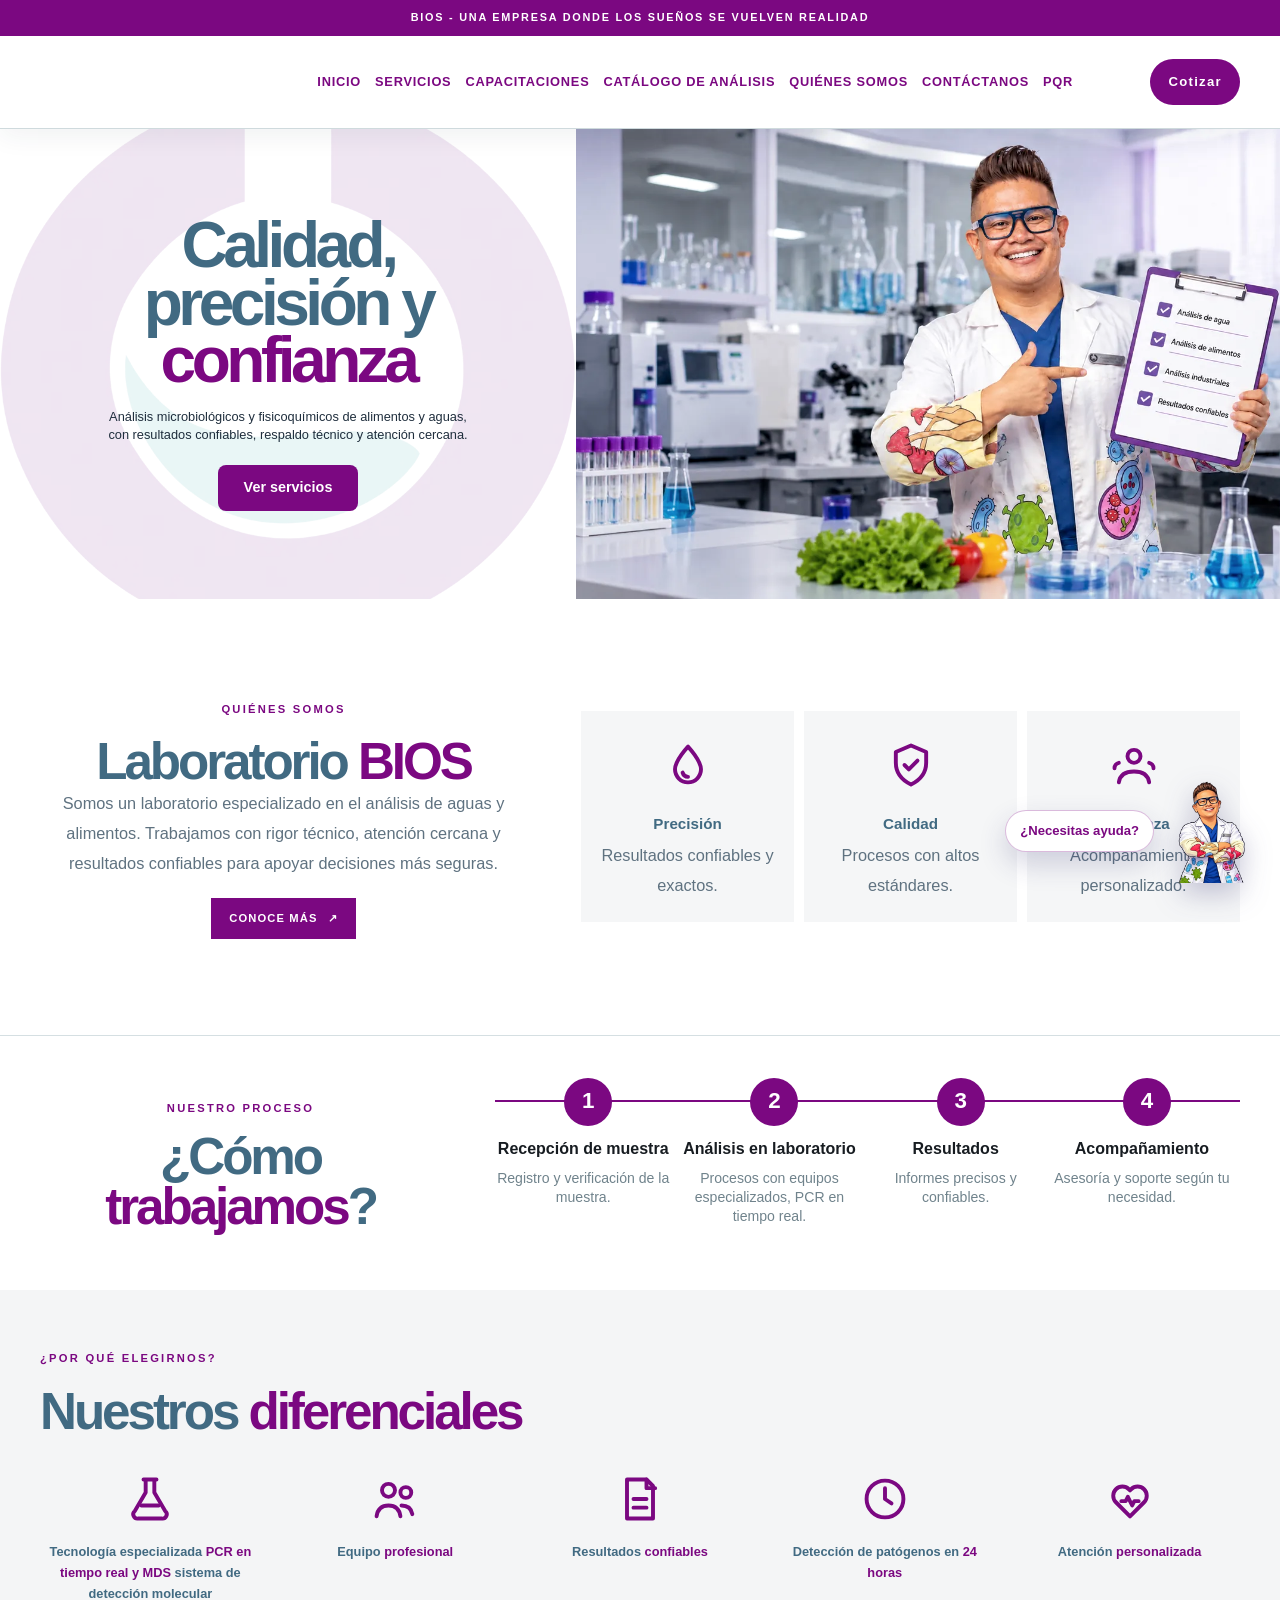
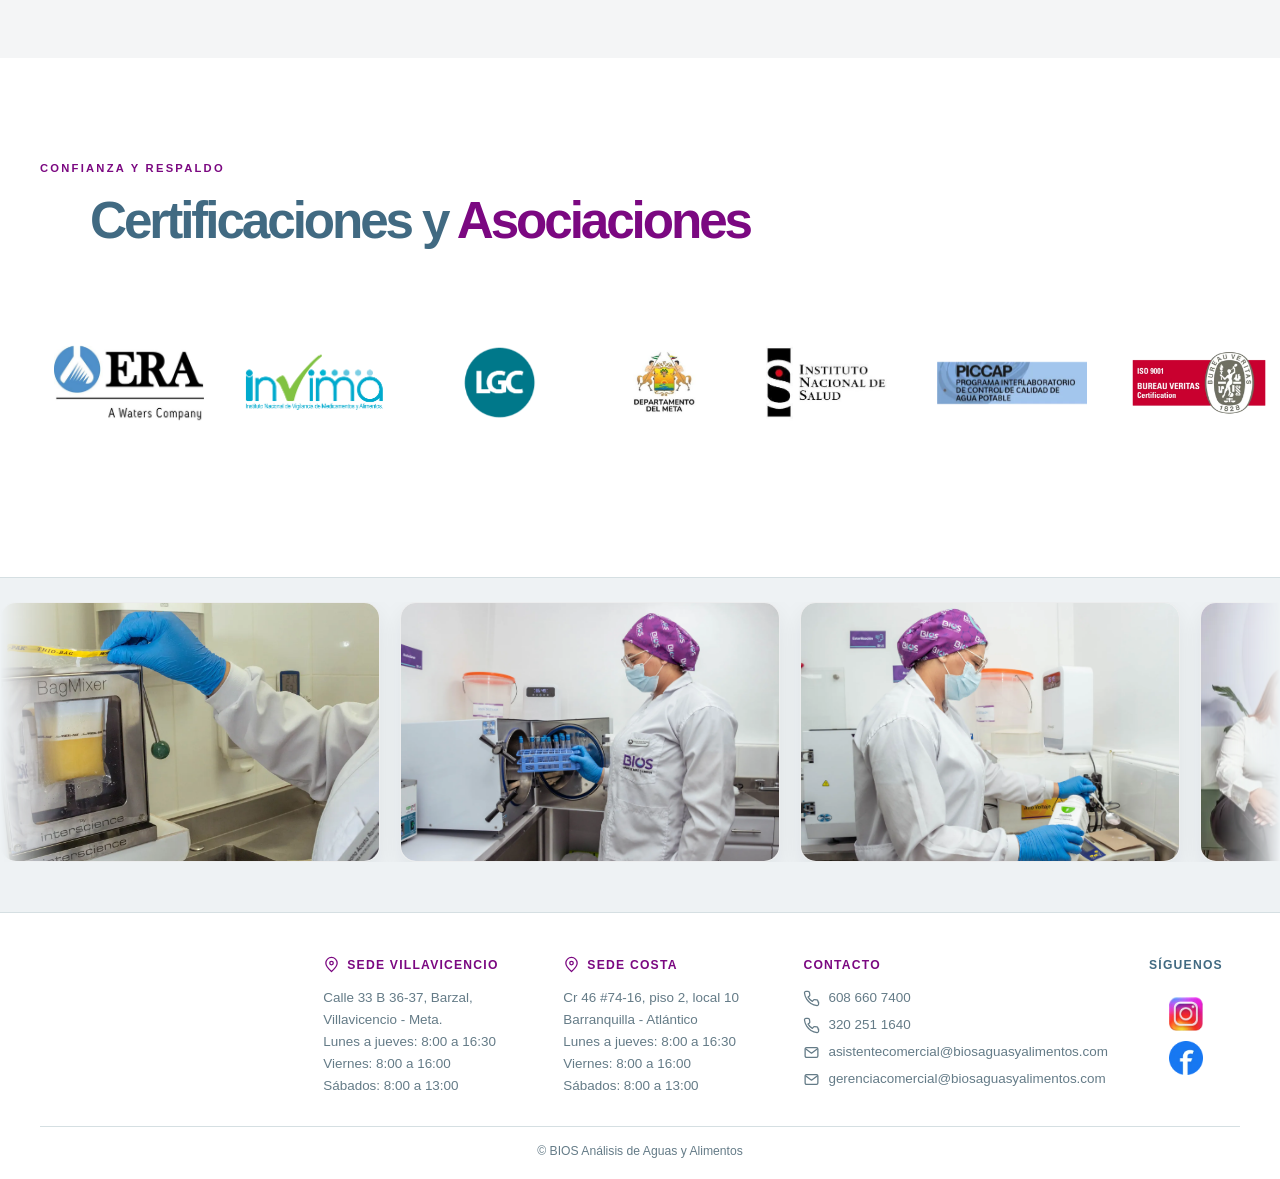
<file: index.html>
<!DOCTYPE html>
<html lang="es">
<head>
  <meta charset="UTF-8" />
  <meta name="viewport" content="width=device-width, initial-scale=1.0" />
  <title>BIOS - Maqueta</title>
  <style>
    :root{
      --bg:#f4f7fb;
      --surface:#ffffff;
      --text:#17273a;
      --muted:#58708a;
      --line:rgba(23,39,58,.12);
      --dark:#0b1e2d;
      --blue:#1c4d7a;
      --cyan:#45c4d1;
      --teal:#2ec4b6;
      --violet:#7a6df7;
      --shadow:0 18px 42px rgba(12,29,45,.12);
      --bios-logo-url:url('https://irp-cdn.multiscreensite.com/-resellers-preview/colombia@publicar.com/logo/git4eqh8tb16mcf5sqjfog81sk.png');
    }

    *{box-sizing:border-box}
    body{
      margin:0;
      font-family:Arial, sans-serif;
      background:var(--bg);
      color:var(--text);
      line-height:1.6;
    }
    a{text-decoration:none;color:inherit}
    .container{
      width:min(1200px, calc(100% - 32px));
      margin:0 auto;
    }

    header{
      background:
        linear-gradient(rgba(255,255,255,.82), rgba(255,255,255,.82)),
        url('assets/fondo.webp') center/cover no-repeat;
      backdrop-filter:blur(10px);
      border-bottom:1px solid var(--line);
      position:sticky;
      top:0;
      z-index:20;
    }

    .nav{
      min-height:88px;
      display:flex;
      align-items:center;
      justify-content:space-between;
      gap:20px;
    }

    .brand{
      display:flex;
      align-items:center;
      gap:14px;
    }

    .bio-o{
      position:relative;
      width:54px;
      height:54px;
      border-radius:50%;
      background:#fff;
      border:2px solid rgba(17,31,45,.12);
      overflow:hidden;
      cursor:pointer;
      transition:transform .35s ease, box-shadow .35s ease;
      box-shadow:0 10px 22px rgba(16,30,42,.08);
      background-image:var(--bios-logo-url);
      background-size:cover;
      background-position:center;
      background-repeat:no-repeat;
    }

    .bio-o::before{
      content:"";
      position:absolute;
      inset:0;
      border-radius:50%;
      background:
        radial-gradient(circle at 30% 25%, rgba(255,255,255,.35), transparent 18%),
        linear-gradient(135deg, rgba(54,208,210,.18), rgba(78,190,255,.18), rgba(122,109,247,.18));
      animation:liquidFlow 8s ease-in-out infinite alternate;
    }

    .bio-o::after{
      content:"";
      position:absolute;
      inset:10px;
      border-radius:50%;
      background:rgba(255,255,255,.09);
      transform:translate(-8px, 8px);
      animation:liquidDrift 7s ease-in-out infinite alternate;
    }

    .bio-o:hover{
      transform:scale(1.08);
      box-shadow:0 18px 28px rgba(19,42,62,.16);
    }

    .bio-o.expanded{
      transform:scale(1.85);
      z-index:20;
    }

    .brand-text span{
      display:block;
      font-weight:800;
      font-size:1.2rem;
      letter-spacing:.06em;
      color:var(--dark);
    }

    .brand-text small{
      display:block;
      font-size:.62rem;
      letter-spacing:.18em;
      color:var(--muted);
    }

    .menu{
      display:flex;
      list-style:none;
      gap:28px;
      padding:0;
      margin:0;
      color:var(--muted);
      font-weight:600;
    }

    .cta{
      border:none;
      background:linear-gradient(135deg, var(--blue), var(--dark));
      color:white;
      border-radius:999px;
      padding:14px 22px;
      font-weight:700;
      box-shadow:0 18px 28px rgba(18,33,48,.12);
      cursor:pointer;
    }

    .hero{
      padding:84px 0 72px;
      background:radial-gradient(circle at top left, rgba(69,196,209,.14), transparent 30%), linear-gradient(180deg, rgba(255,255,255,.7), var(--bg));
    }

    .hero-grid{
      display:grid;
      grid-template-columns:1.1fr .9fr;
      align-items:center;
      gap:36px;
    }

    .eyebrow{
      display:inline-block;
      background:rgba(69,196,209,.12);
      color:var(--blue);
      font-size:.72rem;
      font-weight:800;
      letter-spacing:.12em;
      text-transform:uppercase;
      padding:8px 12px;
      border-radius:999px;
    }

    h1{
      margin:18px 0 14px;
      font-size:clamp(2.8rem, 5vw, 5rem);
      line-height:.96;
      letter-spacing:-.06em;
      color:var(--dark);
    }

    .lead{
      font-size:1.1rem;
      color:var(--muted);
      max-width:620px;
    }

    .hero-actions{
      margin-top:28px;
      display:flex;
      flex-wrap:wrap;
      gap:16px;
    }

    .primary, .secondary{
      border:none;
      border-radius:999px;
      padding:15px 24px;
      font-weight:700;
      cursor:pointer;
    }

    .primary{
      background:linear-gradient(135deg, var(--blue), var(--dark));
      color:#fff;
      box-shadow:0 18px 28px rgba(22,45,71,.14);
    }

    .secondary{
      background:#fff;
      color:var(--dark);
      border:1px solid var(--line);
    }

    .visual-wrap{
      position:relative;
      display:grid;
      place-items:center;
      min-height:450px;
    }

    .glass-panel{
      position:relative;
      width:min(100%,520px);
      min-height:400px;
      border-radius:34px;
      background:rgba(255,255,255,.75);
      border:1px solid rgba(18,33,47,.08);
      box-shadow:var(--shadow);
      display:grid;
      place-items:center;
      overflow:hidden;
    }

    .orb{
      width:260px;
      height:260px;
      border-radius:50%;
      background:linear-gradient(135deg, rgba(16,34,48,.95), rgba(29,76,109,.85));
      box-shadow:inset 0 0 24px rgba(255,255,255,.18), 0 20px 42px rgba(10,22,35,.18);
      position:relative;
      overflow:hidden;
    }

    .orb::before{
      content:"";
      position:absolute;
      inset:0;
      border-radius:50%;
      background:
        radial-gradient(circle at 30% 28%, rgba(255,255,255,.9), transparent 16%),
        radial-gradient(circle at 70% 70%, rgba(74,196,214,.52), transparent 24%),
        linear-gradient(135deg, rgba(52,211,208,.9), rgba(80,200,255,.9), rgba(118,109,255,.9));
      animation:liquidPulse 7s ease-in-out infinite alternate;
    }

    .orb::after{
      content:"";
      position:absolute;
      inset:16px;
      border-radius:50%;
      background:rgba(255,255,255,.14);
      transform:translate(-12px, 10px);
      animation:liquidDrift 8s ease-in-out infinite alternate;
    }

    .float{
      position:absolute;
      background:rgba(255,255,255,.9);
      border:1px solid var(--line);
      border-radius:16px;
      padding:10px 14px;
      font-weight:700;
      color:var(--dark);
      box-shadow:0 16px 32px rgba(16,30,42,.08);
    }

    .float1{top:38px; right:42px}
    .float2{bottom:88px; left:28px}
    .float3{bottom:24px; right:52px}

    .services, .about, .contact{
      padding:82px 0;
    }

    .section-head h2{
      font-size:clamp(2.1rem,4vw,3rem);
      letter-spacing:-.05em;
      margin:0 0 20px;
      color:var(--dark);
    }

    .cards{
      display:grid;
      grid-template-columns:repeat(3, minmax(0,1fr));
      gap:24px;
    }

    .card{
      background:var(--surface);
      border:1px solid var(--line);
      border-radius:26px;
      padding:28px 22px;
      box-shadow:0 14px 30px rgba(15,29,41,.04);
    }

    .icon{
      width:60px;
      height:60px;
      border-radius:18px;
      display:grid;
      place-items:center;
      background:linear-gradient(135deg, rgba(69,196,209,.12), rgba(118,109,255,.12));
      margin-bottom:18px;
      font-size:1.8rem;
    }

    .card h3{
      margin:0 0 10px;
      font-size:1.35rem;
      color:var(--dark);
    }

    .card p{
      margin:0;
      color:var(--muted);
    }

    .about-grid{
      display:grid;
      grid-template-columns:1.1fr .9fr;
      gap:28px;
      align-items:center;
    }

    .stats{
      display:grid;
      grid-template-columns:repeat(3, minmax(0,1fr));
      gap:18px;
    }

    .stat{
      background:#fff;
      border:1px solid var(--line);
      border-radius:22px;
      padding:24px 18px;
      text-align:center;
      box-shadow:0 10px 24px rgba(15,29,41,.04);
    }

    .stat strong{display:block; font-size:2rem; color:var(--dark)}
    .stat span{color:var(--muted)}

    .cta-box{
      background:linear-gradient(135deg, var(--dark), #1a3c5f);
      border-radius:28px;
      padding:42px 28px;
      display:flex;
      align-items:center;
      justify-content:space-between;
      gap:24px;
      color:white;
      box-shadow:0 24px 42px rgba(10,18,26,.16);
    }

    .cta-box h2{
      margin:0;
      font-size:clamp(2rem,4vw,3rem);
      letter-spacing:-.05em;
      color:white;
    }

    .cta-box p{
      margin:10px 0 0;
      color:rgba(255,255,255,.8);
    }

    footer{
      background:#edf2f8;
      border-top:1px solid var(--line);
      padding:26px 0 40px;
    }

    .footer-row{
      display:flex;
      justify-content:space-between;
      gap:20px;
      flex-wrap:wrap;
      color:var(--muted);
      align-items:center;
    }

    @keyframes liquidFlow{
      0% {transform:translate(-10px,8px) scale(1)}
      50% {transform:translate(8px,-8px) scale(1.08)}
      100% {transform:translate(-4px,12px) scale(1.12)}
    }

    @keyframes liquidDrift{
      0% {transform:translate(-12px,10px) scale(1)}
      100% {transform:translate(12px,-8px) scale(1.18)}
    }

    @keyframes liquidPulse{
      0% {filter:blur(2px) saturate(1)}
      100% {filter:blur(4px) saturate(1.4)}
    }

    @media (max-width: 900px){
      .menu{display:none}
      .hero-grid, .about-grid, .cards, .stats, .cta-box{grid-template-columns:1fr; display:grid}
      .cta-box{display:grid}
    }
  </style>
  <link rel="preload" as="image" href="principal.webp" type="image/webp" fetchpriority="high" />
  <link rel="stylesheet" href="styles.css?v=20261005-menu-pqr3" />
</head>
<body>
  <!-- Inicio: navegación, hero, secciones corporativas, modales, chatbot, galería y pie. -->
  <header class="site-header">
    <div class="top-banner"><span>BIOS - UNA EMPRESA DONDE LOS SUEÑOS SE VUELVEN REALIDAD</span></div>
    <div class="container nav">
      <a class="brand" href="#inicio" aria-label="BIOS, análisis de aguas y alimentos">
        <video class="site-logo" src="loguito.mp4" autoplay loop muted playsinline preload="auto" aria-label="BIOS Análisis de Aguas y Alimentos"></video>
      </a>
      <nav class="main-nav" aria-label="Navegación principal">
        <ul class="menu">
          <li><a href="#inicio">Inicio</a></li>
          <li><a href="services.html">Servicios</a></li>
          <li><a href="capacitaciones.html">Capacitaciones</a></li>
          <li><a href="catalogo-analisis.html">Catálogo de análisis</a></li>
          <li><a href="nosotros.html">Quiénes somos</a></li>
          <li><a href="https://wa.me/573202511640?text=Hola%20BIOS%2C%20quiero%20informaci%C3%B3n%20sobre%20sus%20an%C3%A1lisis." target="_blank" rel="noopener">Contáctanos</a></li>
          <li><a href="pqr.html">PQR</a></li>
        </ul>
      </nav>
      <div class="header-actions"><a class="header-phone" href="https://wa.me/573202511640?text=Hola%20BIOS%2C%20quiero%20informaci%C3%B3n%20sobre%20sus%20an%C3%A1lisis." target="_blank" rel="noopener">320 251 1640</a><a class="header-contact" href="cotizar.html">Cotizar</a></div>
      <button class="menu-toggle" type="button" aria-label="Abrir menú" aria-expanded="false"><span></span><span></span><span></span></button>
    </div>
  </header>

  <main class="index-page">
    <!-- Hero principal con acceso a los servicios. -->
    <section class="hero" id="inicio">
      <div class="hero-wrap">
        <div class="container hero-layout">
          <div class="hero-grid">
            <div class="hero-copy">
              <div class="hero-title-frame"><h1><span class="hero-title-accent">Calidad,</span><br />precisión y<br /><em>confianza</em></h1><p>Análisis microbiológicos y fisicoquímicos de alimentos y aguas, con resultados confiables, respaldo técnico y atención cercana.</p><a class="hero-quote-button" href="services.html">Ver servicios</a></div>
            </div>
          </div>
        </div>
        <a class="hero-scroll" href="#calidad" aria-label="Bajar a la sección de calidad"></a>
      </div>
    </section>

    <!-- Presentación de BIOS y sus atributos principales. -->
    <section class="bios-description bios-about-section" id="calidad">
      <div class="container bios-about-section__grid"><div class="bios-about-section__copy"><span class="section-badge">Quiénes somos</span><h2>Laboratorio <em>BIOS</em></h2><p>Somos un laboratorio especializado en el análisis de aguas y alimentos. Trabajamos con rigor técnico, atención cercana y resultados confiables para apoyar decisiones más seguras.</p><a class="text-link" href="nosotros.html">Conoce más <span aria-hidden="true">↗</span></a></div><div class="bios-about-section__features"><article><strong class="bios-line-icon bios-line-icon--drop" aria-hidden="true"></strong><h3>Precisión</h3><p>Resultados confiables y exactos.</p></article><article><strong class="bios-line-icon bios-line-icon--shield" aria-hidden="true"></strong><h3>Calidad</h3><p>Procesos con altos estándares.</p></article><article><strong class="bios-line-icon bios-line-icon--people" aria-hidden="true"></strong><h3>Confianza</h3><p>Acompañamiento personalizado.</p></article></div></div>
    </section>

    <!-- Pasos de recepción, análisis y entrega de resultados. -->
    <section class="bios-process" aria-labelledby="bios-process-title">
      <div class="container bios-process__grid"><div class="bios-process__intro"><span class="section-badge">Nuestro proceso</span><h2 id="bios-process-title">¿<span class="bios-process__how">Cómo</span> <span class="bios-process__we">trabajamos</span>?</h2></div><ol class="bios-process__steps"><li><strong>Recepción de muestra</strong><span>Registro y verificación de la muestra.</span></li><li><strong>Análisis en laboratorio</strong><span>Procesos con equipos especializados, PCR en tiempo real.</span></li><li><strong>Resultados</strong><span>Informes precisos y confiables.</span></li><li><strong>Acompañamiento</strong><span>Asesoría y soporte según tu necesidad.</span></li></ol></div>
    </section>

    <!-- Diferenciales del laboratorio. -->
    <section class="bios-differences" aria-labelledby="bios-differences-title">
      <div class="container"><div class="section-head"><span class="section-badge">¿Por qué elegirnos?</span><h2 id="bios-differences-title">Nuestros <em>diferenciales</em></h2></div><div class="bios-differences__grid"><article><strong class="bios-line-icon bios-line-icon--lab" aria-hidden="true"></strong><h3>Tecnología especializada <em>PCR en tiempo real y MDS</em> sistema de detección molecular </h3></article><article><strong class="bios-line-icon bios-line-icon--team" aria-hidden="true"></strong><h3>Equipo <em>profesional</em></h3></article><article><strong class="bios-line-icon bios-line-icon--report" aria-hidden="true"></strong><h3>Resultados <em>confiables</em></h3></article><article><strong class="bios-line-icon bios-line-icon--clock" aria-hidden="true"></strong><h3>Detección de patógenos en <em>24 horas</em></h3></article><article><strong class="bios-line-icon bios-line-icon--care" aria-hidden="true"></strong><h3>Atención <em>personalizada</em></h3></article></div></div>
    </section>

    <!-- Certificaciones y asociaciones. -->
    <section class="certifications" id="certificaciones">
      <div class="container"><div class="section-head"><span class="section-badge">Confianza y respaldo</span><h2>Certificaciones y <em>Asociaciones</em></h2></div><div class="cert-grid cert-grid--full"><img src="assets/iso-cert.jpg" alt="Certificación ISO" loading="lazy" decoding="async" /><img src="assets/invima-cert.png" alt="INVIMA" loading="lazy" decoding="async" /><img src="assets/lgc-cert.png" alt="LGC" loading="lazy" decoding="async" /><img src="assets/meta-cert.jpg" alt="Asociación Meta" loading="lazy" decoding="async" /><img src="assets/ins-cert.jpg" alt="Instituto Nacional de Salud" loading="lazy" decoding="async" /><img src="assets/extra-cert.webp" alt="Certificación de laboratorio" loading="lazy" decoding="async" /><img src="assets/bureau-new-sm.webp" alt="Bureau Veritas" loading="lazy" decoding="async" /></div></div>
    </section>

    <!-- Formulario de contacto y datos para cotizar. -->
    <section class="contact" id="contacto">
      <div class="container contact__layout"><div class="contact__intro"><span class="section-badge">Contáctanos</span><h2>Solicita <em>tu análisis</em></h2><p>Diligencia el formulario y nuestro equipo se comunicará contigo para brindarte una cotización.</p></div><div class="form-box"><form id="contactForm" action="https://formsubmit.co/alexjuniortrujillopardo@gmail.com" method="POST"><input type="hidden" name="_subject" value="Nueva consulta desde la página BIOS" /><input type="hidden" name="_template" value="table" /><input type="hidden" name="_captcha" value="true" /><input type="text" name="_honey" tabindex="-1" autocomplete="off" aria-hidden="true" class="form-honey" /><div class="form-grid"><label class="field">Nombre completo<input name="name" placeholder="Nombre completo" required /></label><label class="field">Correo electrónico<input type="email" name="email" placeholder="Correo electrónico" required /></label><label class="field">Teléfono<input name="phone" placeholder="Teléfono" required /></label><label class="field">Tipo de servicio<select name="service" required><option value="">Tipo de servicio</option><option>Agua</option><option>Alimentos</option><option>Industria</option></select></label><label class="field full">Mensaje<textarea name="message" rows="4" placeholder="Mensaje (opcional)"></textarea></label></div><button class="pqr submit" type="submit">Enviar solicitud <span aria-hidden="true">→</span></button></form></div><div class="contact__details"><strong>320 251 1640</strong><a href="mailto:asistentecomercial@biosaguasyalimentos.com"><svg class="bios-footer__icon" viewBox="0 0 24 24" aria-hidden="true"><rect x="3" y="5" width="18" height="14" rx="2"/><path d="m4 7 8 6 8-6"/></svg>asistentecomercial@biosaguasyalimentos.com</a><span>Villavicencio, Meta</span><span>Lun - Jue / 8:00 a.m. - 4:30 p.m.<br />Vie / 8:00 a.m. - 4:00 p.m.<br />Sáb / 8:00 a.m. - 1:00 p.m.</span></div></div>
    </section>


  </main>

  <div class="services-modal institution-modal" id="institutionModal" aria-hidden="true"><div class="services-modal__content"><button class="services-modal__close" id="institutionModalClose" type="button" aria-label="Cerrar información institucional">&times;</button><span class="section-badge">BIOS</span><h2>Conócenos</h2><p class="services-modal__intro">La experiencia y el compromiso de nuestro equipo respaldan cada resultado.</p><section class="about-box"><h3>Quiénes <em>somos</em></h3><p>Somos un laboratorio especializado en análisis de aguas y alimentos. Trabajamos con rigor técnico, atención cercana y resultados confiables para apoyar decisiones más seguras.</p></section><section class="quality"><div class="container quality-wrap"><div><h3>Política de <em>calidad</em></h3><p>Nos comprometemos con la confiabilidad, oportunidad e imparcialidad de nuestros servicios, mediante personal competente, métodos controlados y mejora continua.</p></div><div class="quality-panel"><ul class="quality-list"><li>Resultados confiables y trazables</li><li>Atención oportuna y profesional</li><li>Cumplimiento de requisitos aplicables</li></ul></div></div></section><section class="mission-vision"><div class="section-head"><span class="section-badge">Nuestro propósito</span><h2>Misión y <em>visión</em></h2></div><div class="mv-grid"><article class="mv-card"><h3>Misión</h3><p>Prestar servicios de análisis para aguas y alimentos con calidad, oportunidad y respaldo técnico, contribuyendo al bienestar y al crecimiento de nuestros clientes.</p></article><article class="mv-card"><h3>Visión</h3><p>Ser un laboratorio reconocido en Colombia por la confiabilidad de sus resultados, la excelencia de su equipo y la cercanía con cada cliente.</p></article></div></section><section class="team"><div class="section-head"><span class="section-badge">Nuestro equipo</span><h2>Personas que hacen posible <em>cada resultado</em>.</h2></div><div class="team-grid"><div class="team-copy"><h3>Experiencia al servicio de <em>la calidad</em></h3><p>Un equipo comprometido con la precisión, la ética y el acompañamiento técnico en cada análisis.</p></div></div></section></div></div>

  <div class="services-modal" id="servicesModal" aria-hidden="true"><div class="services-modal__content"><button class="services-modal__close" id="servicesModalClose" type="button" aria-label="Cerrar servicios">&times;</button><span class="section-badge">Servicios BIOS</span><h2><span class="services-heading__lead">Análisis para</span> <span class="services-heading__need">cada necesidad.</span></h2><p class="services-modal__intro">Llegamos a todos los rincones de Colombia con oportunidad y profesionalismo.</p><img class="services-modal__image" src="assets/servicios-bios-microscopio.webp" alt="Análisis en laboratorio" loading="lazy" decoding="async" /><div class="services-modal__grid"><article class="services-modal__item"><span class="services-modal__icon bios-line-icon bios-line-icon--drop" aria-hidden="true"></span><h3>Aguas, piscinas y plantas <em>envasadoras</em></h3><p>Análisis microbiológicos y fisicoquímicos para agua potable, piscinas y procesos.</p></article><article class="services-modal__item"><span class="services-modal__icon bios-line-icon bios-line-icon--food" aria-hidden="true"></span><h3>Análisis fisicoquímicos de <em>alimentos</em></h3><p>Análisis bromatológicos y tablas nutricionales, además de estudios de vida útil.</p></article><article class="services-modal__item"><span class="services-modal__icon bios-line-icon bios-line-icon--lab" aria-hidden="true"></span><h3>Control de calidad en <em>alimentos</em></h3><p>Análisis de materias primas, insumos y alimentos preparados.</p></article></div><a class="services-modal__contact" href="#contacto">Solicitar asesoría</a></div></div>

  <span class="chatbot-hint" aria-hidden="true">¿Necesitas ayuda?</span><button class="chatbot-toggle" id="chatbotToggle" type="button" aria-label="Abrir asistente" aria-expanded="false"><img class="chatbot-bee" src="chatt.webp" alt="" aria-hidden="true" /></button>
  <aside class="chatbot" id="chatbot" aria-label="Asistente BIOS"><div class="chatbot__header"><div><strong>Asistente BIOS</strong><span>Estamos para ayudarte</span></div><button id="chatbotClose" type="button" aria-label="Cerrar chat">&times;</button></div><div class="chatbot__messages" id="chatbotMessages"><div class="chatbot__bubble chatbot__bubble--bot">¡Qué gusto tenerte aquí! ¿En qué podemos ayudarte hoy?</div></div><div class="chatbot__composer"><input id="chatbotInput" placeholder="Escribe tu consulta" /><button id="chatbotSend" type="button">Enviar</button></div></aside>

  <section class="index-quote-banner"><section class="team" id="equipo"><div class="container"><div class="team-visual"><div class="team-slider__track" data-manual-train><img class="team-slider__image is-active" src="nueva2.jpg" alt="Personal de BIOS en el laboratorio" loading="lazy" decoding="async" /><img class="team-slider__image" src="fondo (3).jpg" alt="Instalaciones de BIOS" loading="lazy" decoding="async" /><img class="team-slider__image" src="d4cb3e2d-de51-416a-9eef-e53cda7818f0.jpg" alt="Equipo de BIOS" loading="lazy" decoding="async" /><img class="team-slider__image" src="IMG_7186.webp" alt="Personal de BIOS trabajando" loading="lazy" decoding="async" /><img class="team-slider__image" src="IMG_7254.webp" alt="Personal de BIOS en el laboratorio" loading="lazy" decoding="async" /><img class="team-slider__image" src="22.webp" alt="Laboratorio BIOS" loading="lazy" decoding="async" /><img class="team-slider__image" src="23.webp" alt="Laboratorio BIOS" loading="lazy" decoding="async" /><img class="team-slider__image" src="24.webp" alt="Laboratorio BIOS" loading="lazy" decoding="async" /><img class="team-slider__image" src="nueva2.jpg" alt="Personal de BIOS en el laboratorio" aria-hidden="true" loading="lazy" decoding="async" /><img class="team-slider__image" src="fondo (3).jpg" alt="Instalaciones de BIOS" aria-hidden="true" loading="lazy" decoding="async" /><img class="team-slider__image" src="d4cb3e2d-de51-416a-9eef-e53cda7818f0.jpg" alt="Equipo de BIOS" aria-hidden="true" loading="lazy" decoding="async" /><img class="team-slider__image" src="IMG_7186.webp" alt="Personal de BIOS trabajando" aria-hidden="true" loading="lazy" decoding="async" /><img class="team-slider__image" src="IMG_7254.webp" alt="Personal de BIOS en el laboratorio" aria-hidden="true" loading="lazy" decoding="async" /><img class="team-slider__image" src="22.webp" alt="Laboratorio BIOS" aria-hidden="true" loading="lazy" decoding="async" /><img class="team-slider__image" src="23.webp" alt="Laboratorio BIOS" aria-hidden="true" loading="lazy" decoding="async" /><img class="team-slider__image" src="24.webp" alt="Laboratorio BIOS" aria-hidden="true" loading="lazy" decoding="async" /></div></div></div></section><div class="index-quote-banner__panel"><h2>Cotiza tus análisis <em>con nosotros</em></h2><p>Recibe orientación para elegir el análisis adecuado para tus alimentos y aguas.</p><a href="cotizar.html">Cotizar</a></div></section>

  <!-- Galería continua de instalaciones y equipo, ubicada encima del pie. -->
  <section class="photo-train-section" aria-label="Galería fotográfica de instalaciones y equipo">
    <div class="photo-train__wrapper">
      <div class="photo-train__track">
        <div class="photo-train__group">
          <div class="photo-train__item"><img src="IMG_7254.webp" alt="Personal BIOS en laboratorio" loading="lazy" /></div>
          <div class="photo-train__item"><img src="IMG_7265.webp" alt="Instalaciones de análisis BIOS" loading="lazy" /></div>
          <div class="photo-train__item"><img src="IMG_7260.webp" alt="Equipo de laboratorio BIOS" loading="lazy" /></div>
          <div class="photo-train__item"><img src="d4cb3e2d-de51-416a-9eef-e53cda7818f0.webp" alt="Equipo profesional BIOS" loading="lazy" /></div>
          <div class="photo-train__item"><img src="fondo-3.webp" alt="Instalaciones BIOS" loading="lazy" /></div>
          <div class="photo-train__item"><img src="IMG_7186.webp" alt="Personal BIOS trabajando" loading="lazy" /></div>
          <div class="photo-train__item"><img src="IMG_7194.jpg" alt="Equipo y laboratorio BIOS" loading="lazy" /></div>
          <div class="photo-train__item"><img src="IMG_7237.jpg" alt="Equipo y laboratorio BIOS" loading="lazy" /></div>
          <div class="photo-train__item"><img src="IMG_7195.jpg" alt="Equipo y laboratorio BIOS" loading="lazy" /></div>
          <div class="photo-train__item"><img src="IMG_7230.jpg" alt="Equipo y laboratorio BIOS" loading="lazy" /></div>
        </div>
        <div class="photo-train__group" aria-hidden="true">
          <div class="photo-train__item"><img src="IMG_7254.webp" alt="" loading="lazy" /></div>
          <div class="photo-train__item"><img src="IMG_7265.webp" alt="" loading="lazy" /></div>
          <div class="photo-train__item"><img src="IMG_7260.webp" alt="" loading="lazy" /></div>
          <div class="photo-train__item"><img src="d4cb3e2d-de51-416a-9eef-e53cda7818f0.webp" alt="" loading="lazy" /></div>
          <div class="photo-train__item"><img src="fondo-3.webp" alt="" loading="lazy" /></div>
          <div class="photo-train__item"><img src="IMG_7186.webp" alt="" loading="lazy" /></div>
          <div class="photo-train__item"><img src="IMG_7194.jpg" alt="" loading="lazy" /></div>
          <div class="photo-train__item"><img src="IMG_7237.jpg" alt="" loading="lazy" /></div>
          <div class="photo-train__item"><img src="IMG_7195.jpg" alt="" loading="lazy" /></div>
          <div class="photo-train__item"><img src="IMG_7230.jpg" alt="" loading="lazy" /></div>
        </div>
      </div>
    </div>
  </section>

  <!-- Mapa, dirección y contacto. -->

  <footer class="bios-footer"><div class="container bios-footer__grid"><div class="bios-footer__brand"><video class="site-logo" data-lazy-video src="loguito.mp4" loop muted playsinline preload="none" aria-label="BIOS Análisis de Aguas y Alimentos"></video></div><section class="bios-footer__location" aria-label="Sede Villavicencio"><strong class="bios-footer__heading"><svg class="bios-footer__icon" viewBox="0 0 24 24" aria-hidden="true"><path d="M20 10c0 5-8 12-8 12S4 15 4 10a8 8 0 1 1 16 0Z"/><circle cx="12" cy="10" r="2.5"/></svg>Sede Villavicencio</strong><address>Calle 33 B 36-37, Barzal,<br />Villavicencio - Meta.<br /><span>Lunes a jueves: 8:00 a 16:30</span><br /><span>Viernes: 8:00 a 16:00</span><br /><span>Sábados: 8:00 a 13:00</span></address></section><section class="bios-footer__location" aria-label="Sede Costa"><strong class="bios-footer__heading"><svg class="bios-footer__icon" viewBox="0 0 24 24" aria-hidden="true"><path d="M20 10c0 5-8 12-8 12S4 15 4 10a8 8 0 1 1 16 0Z"/><circle cx="12" cy="10" r="2.5"/></svg>Sede Costa</strong><address>Cr 46 #74-16, piso 2, local 10<br />Barranquilla - Atlántico<br /><span>Lunes a jueves: 8:00 a 16:30</span><br /><span>Viernes: 8:00 a 16:00</span><br /><span>Sábados: 8:00 a 13:00</span></address></section><div class="bios-footer__contact"><strong>Contacto</strong><a href="tel:+576086607400"><svg class="bios-footer__icon" viewBox="0 0 24 24" aria-hidden="true"><path d="M22 16.9v3a2 2 0 0 1-2.2 2A19.8 19.8 0 0 1 11.2 19a19.4 19.4 0 0 1-6-6A19.8 19.8 0 0 1 2.1 4.2 2 2 0 0 1 4.1 2h3a2 2 0 0 1 2 1.7l.5 3a2 2 0 0 1-.6 1.7L7.2 10a16 16 0 0 0 6 6l1.6-1.8a2 2 0 0 1 1.7-.6l3 .5a2 2 0 0 1 1.5 2.8Z"/></svg>608 660 7400</a><a href="tel:+573202511640"><svg class="bios-footer__icon" viewBox="0 0 24 24" aria-hidden="true"><path d="M22 16.9v3a2 2 0 0 1-2.2 2A19.8 19.8 0 0 1 11.2 19a19.4 19.4 0 0 1-6-6A19.8 19.8 0 0 1 2.1 4.2 2 2 0 0 1 4.1 2h3a2 2 0 0 1 2 1.7l.5 3a2 2 0 0 1-.6 1.7L7.2 10a16 16 0 0 0 6 6l1.6-1.8a2 2 0 0 1 1.7-.6l3 .5a2 2 0 0 1 1.5 2.8Z"/></svg>320 251 1640</a><a href="mailto:asistentecomercial@biosaguasyalimentos.com"><svg class="bios-footer__icon" viewBox="0 0 24 24" aria-hidden="true"><rect x="3" y="5" width="18" height="14" rx="2"/><path d="m4 7 8 6 8-6"/></svg>asistentecomercial@biosaguasyalimentos.com</a><a href="mailto:gerenciacomercial@biosaguasyalimentos.com"><svg class="bios-footer__icon" viewBox="0 0 24 24" aria-hidden="true"><rect x="3" y="5" width="18" height="14" rx="2"/><path d="m4 7 8 6 8-6"/></svg>gerenciacomercial@biosaguasyalimentos.com</a></div><div class="bios-footer__social"><strong>Síguenos</strong><a href="https://www.instagram.com/bioslaboratorio" aria-label="Instagram BIOS"><img class="bios-footer__social-icon" src="instagram-icon.webp" alt="" width="38" height="38" /></a><a href="https://www.facebook.com/profile.php?id=61564469023274" aria-label="Facebook BIOS"><img class="bios-footer__social-icon" src="62c5f7a0-b74d-4b7d-8a29-12c43124af4a.webp" alt="" width="38" height="38" /></a></div></div><div class="bios-footer__legal">&#169; BIOS Análisis de Aguas y Alimentos</div></footer>
  <script src="script.js?v=20261004-maint"></script>
</body>
</html>
</file>
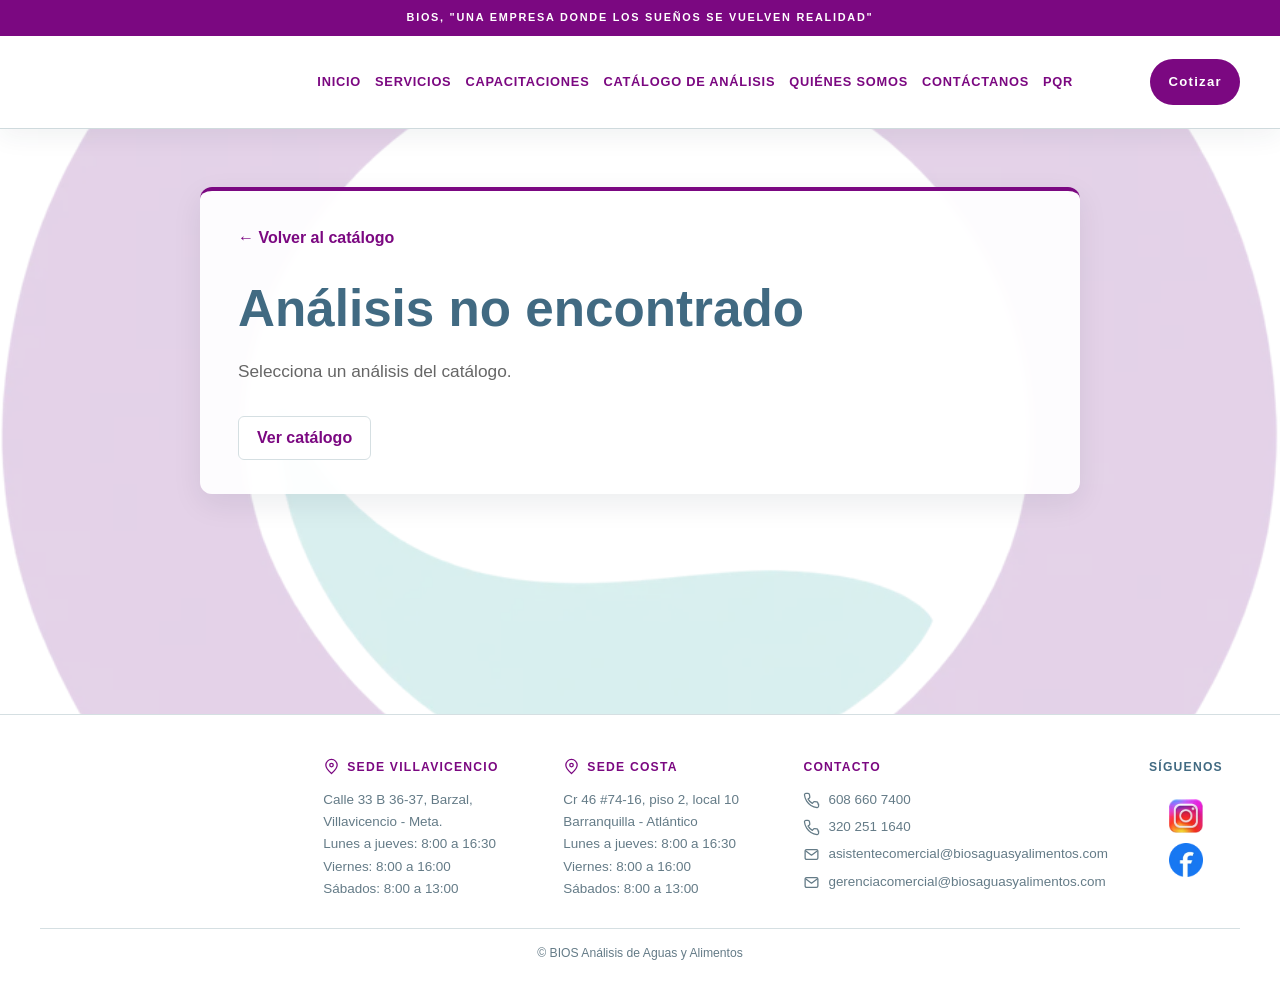
<file: analisis.html>
<!DOCTYPE html>
<html lang="es">
<head>
  <meta charset="UTF-8" />
  <meta name="viewport" content="width=device-width, initial-scale=1.0" />
  <meta name="description" content="Información sobre análisis de laboratorio para alimentos, aguas y otros productos." />
  <title>BIOS | Detalle del análisis</title>
  <link rel="stylesheet" href="styles.css?v=20261005-menu-pqr3" />
  <style>
    .analysis-detail-page {
      min-height: 65vh;
      padding: 58px 0 72px;
      position: relative;
      background-color: #ffffff;
    }
    .analysis-detail-page::before {
      content: "";
      position: absolute;
      inset: 0;
      background: url("fondo2.webp") center center / cover no-repeat;
      opacity: 0.18;
      pointer-events: none;
      z-index: 0;
    }
    .analysis-detail-page > .container {
      position: relative;
      z-index: 1;
    }
    .analysis-detail { max-width: 880px; margin: 0 auto; padding: 34px 38px; background: rgba(255, 255, 255, 0.92); border-top: 4px solid var(--primary); border-radius: 12px; box-shadow: 0 10px 30px rgba(19, 31, 45, 0.08); backdrop-filter: blur(6px); }
    .analysis-detail__back { display: inline-block; margin-bottom: 30px; color: var(--primary); font-weight: 700; text-decoration: none; }
    .analysis-detail__category { margin: 0 0 10px; color: #7b0881; font-size: .78rem; font-weight: 800; letter-spacing: .08em; text-transform: uppercase; }
    .analysis-detail h1 { margin: 0; color: #416a82; font-size: clamp(2rem, 4vw, 3.2rem); line-height: 1.08; }
    .analysis-detail h1 em,
    .analysis-detail__section h2 em { color: #7b0881; font-style: normal; }
    .analysis-detail__intro { margin: 20px 0 30px; color: #666; font-size: 1.08rem; line-height: 1.7; }
    .analysis-detail__section { margin-top: 28px; }
    .analysis-detail__section h2 { margin: 0 0 10px; color: #416a82; font-size: 1.25rem; }
    .analysis-detail__section p { margin: 0; color: #666; line-height: 1.7; }
    .analysis-detail__section ul { margin: 0; padding-left: 22px; color: #666; line-height: 1.8; }
    .analysis-detail__note { margin-top: 32px; padding: 14px 16px; border-left: 3px solid #2aa8b5; background: #f0f7f8; color: #666; line-height: 1.55; }
    .analysis-detail__actions { display: flex; flex-wrap: wrap; gap: 12px; margin-top: 28px; }
    .analysis-detail__actions a { display: inline-flex; align-items: center; min-height: 44px; padding: 0 18px; border-radius: 6px; background: var(--primary); color: #fff; font-weight: 700; text-decoration: none; }
    .analysis-detail__actions a:last-child { border: 1px solid #d5dfe2; background: #fff; color: var(--primary); }
    .analysis-detail__source { margin-top: 28px; color: #666; font-size: .82rem; }
    .analysis-detail__source a { color: #7b0881; }
    @media (max-width: 600px) {
      .analysis-detail-page { padding: 34px 0 48px; }
      .analysis-detail { padding: 26px 20px; }
    }
  </style>
</head>
<body>
  <!-- Ficha dinámica: el script carga el análisis indicado por el parámetro item de la URL. -->
  <header class="site-header">
    <div class="top-banner">BIOS, "UNA EMPRESA DONDE LOS SUEÑOS SE VUELVEN REALIDAD"</div>
    <div class="container nav">
      <a class="brand" href="index.html#inicio" aria-label="BIOS, análisis de aguas y alimentos"><video class="site-logo" src="loguito.mp4" autoplay loop muted playsinline preload="auto" aria-label="BIOS Análisis de Aguas y Alimentos"></video></a>
      <nav class="main-nav" aria-label="Navegación principal"><ul class="menu"><li><a href="index.html#inicio">Inicio</a></li><li><a href="services.html">Servicios</a></li><li><a href="capacitaciones.html">Capacitaciones</a></li><li><a href="catalogo-analisis.html" aria-current="page">Catálogo de análisis</a></li><li><a href="nosotros.html">Quiénes somos</a></li><li><a href="https://wa.me/573202511640?text=Hola%20BIOS%2C%20quiero%20informaci%C3%B3n%20sobre%20sus%20an%C3%A1lisis." target="_blank" rel="noopener">Contáctanos</a></li>
          <li><a href="pqr.html">PQR</a></li></ul></nav>
      <div class="header-actions"><a class="header-phone" href="https://wa.me/573202511640?text=Hola%20BIOS%2C%20quiero%20informaci%C3%B3n%20sobre%20sus%20an%C3%A1lisis." target="_blank" rel="noopener">320 251 1640</a><a class="header-contact" href="cotizar.html">Cotizar</a></div>
      <button class="menu-toggle" type="button" aria-label="Abrir menú" aria-expanded="false"><span></span><span></span><span></span></button>
    </div>
  </header>

  <!-- Detalle del análisis: propósito, alcance, nota y acciones para cotizar. -->
  <main class="analysis-detail-page">
    <div class="container">
      <article class="analysis-detail" id="analysisDetail" aria-live="polite">
        <a class="analysis-detail__back" href="catalogo-analisis.html">&larr; Volver al catálogo</a>
        <p class="analysis-detail__category" id="analysisCategory"></p>
        <h1 id="analysisTitle">Análisis de laboratorio</h1>
        <p class="analysis-detail__intro" id="analysisIntro"></p>
        <section class="analysis-detail__section"><h2>¿Qué <em>evalúa?</em></h2><p id="analysisPurpose"></p></section>
        <section class="analysis-detail__section"><h2>Alcance de la <em>ficha</em></h2><ul id="analysisScope"></ul></section>
        <p class="analysis-detail__note">La matriz, los parámetros, la cantidad de muestra, el método y los tiempos se confirman con BIOS al solicitar la cotización.</p>
        <div class="analysis-detail__actions"><a href="cotizar.html">Solicitar cotización</a><a href="catalogo-analisis.html">Ver todos los análisis</a></div>
      </article>
    </div>
  </main>

  <footer class="bios-footer"><div class="container bios-footer__grid"><div class="bios-footer__brand"><video class="site-logo" data-lazy-video src="loguito.mp4" loop muted playsinline preload="none" aria-label="BIOS Análisis de Aguas y Alimentos"></video></div><section class="bios-footer__location" aria-label="Sede Villavicencio"><strong class="bios-footer__heading"><svg class="bios-footer__icon" viewBox="0 0 24 24" aria-hidden="true"><path d="M20 10c0 5-8 12-8 12S4 15 4 10a8 8 0 1 1 16 0Z"/><circle cx="12" cy="10" r="2.5"/></svg>Sede Villavicencio</strong><address>Calle 33 B 36-37, Barzal,<br />Villavicencio - Meta.<br /><span>Lunes a jueves: 8:00 a 16:30</span><br /><span>Viernes: 8:00 a 16:00</span><br /><span>Sábados: 8:00 a 13:00</span></address></section><section class="bios-footer__location" aria-label="Sede Costa"><strong class="bios-footer__heading"><svg class="bios-footer__icon" viewBox="0 0 24 24" aria-hidden="true"><path d="M20 10c0 5-8 12-8 12S4 15 4 10a8 8 0 1 1 16 0Z"/><circle cx="12" cy="10" r="2.5"/></svg>Sede Costa</strong><address>Cr 46 #74-16, piso 2, local 10<br />Barranquilla - Atlántico<br /><span>Lunes a jueves: 8:00 a 16:30</span><br /><span>Viernes: 8:00 a 16:00</span><br /><span>Sábados: 8:00 a 13:00</span></address></section><div class="bios-footer__contact"><strong>Contacto</strong><a href="tel:+576086607400"><svg class="bios-footer__icon" viewBox="0 0 24 24" aria-hidden="true"><path d="M22 16.9v3a2 2 0 0 1-2.2 2A19.8 19.8 0 0 1 11.2 19a19.4 19.4 0 0 1-6-6A19.8 19.8 0 0 1 2.1 4.2 2 2 0 0 1 4.1 2h3a2 2 0 0 1 2 1.7l.5 3a2 2 0 0 1-.6 1.7L7.2 10a16 16 0 0 0 6 6l1.6-1.8a2 2 0 0 1 1.7-.6l3 .5a2 2 0 0 1 1.5 2.8Z"/></svg>608 660 7400</a><a href="tel:+573202511640"><svg class="bios-footer__icon" viewBox="0 0 24 24" aria-hidden="true"><path d="M22 16.9v3a2 2 0 0 1-2.2 2A19.8 19.8 0 0 1 11.2 19a19.4 19.4 0 0 1-6-6A19.8 19.8 0 0 1 2.1 4.2 2 2 0 0 1 4.1 2h3a2 2 0 0 1 2 1.7l.5 3a2 2 0 0 1-.6 1.7L7.2 10a16 16 0 0 0 6 6l1.6-1.8a2 2 0 0 1 1.7-.6l3 .5a2 2 0 0 1 1.5 2.8Z"/></svg>320 251 1640</a><a href="mailto:asistentecomercial@biosaguasyalimentos.com"><svg class="bios-footer__icon" viewBox="0 0 24 24" aria-hidden="true"><rect x="3" y="5" width="18" height="14" rx="2"/><path d="m4 7 8 6 8-6"/></svg>asistentecomercial@biosaguasyalimentos.com</a><a href="mailto:gerenciacomercial@biosaguasyalimentos.com"><svg class="bios-footer__icon" viewBox="0 0 24 24" aria-hidden="true"><rect x="3" y="5" width="18" height="14" rx="2"/><path d="m4 7 8 6 8-6"/></svg>gerenciacomercial@biosaguasyalimentos.com</a></div><div class="bios-footer__social"><strong>Síguenos</strong><a href="https://www.instagram.com/bioslaboratorio" aria-label="Instagram BIOS"><img class="bios-footer__social-icon" src="instagram-icon.webp" alt="" width="38" height="38" /></a><a href="https://www.facebook.com/profile.php?id=61564469023274" aria-label="Facebook BIOS"><img class="bios-footer__social-icon" src="62c5f7a0-b74d-4b7d-8a29-12c43124af4a.webp" alt="" width="38" height="38" /></a></div></div><div class="bios-footer__legal">&#169; BIOS Análisis de Aguas y Alimentos</div></footer>
  <script>
    // Fichas disponibles y renderizado del análisis seleccionado.
    const analyses = {
      "analisis-microbiologico-alimentos": { category: "Análisis de alimentos", title: "Análisis microbiológico de alimentos", intro: "Evaluación microbiológica de alimentos para apoyar controles de calidad y decisiones sobre el producto.", purpose: "Permite revisar microorganismos indicadores y patógenos relevantes para la matriz y el uso previsto del alimento.", scope: ["Control microbiológico de materias primas y productos terminados.", "Indicadores de higiene, como coliformes, aerobios mesófilos, mohos y levaduras, según el alcance solicitado.", "Búsqueda de microorganismos de interés como Salmonella spp., Listeria monocytogenes o Escherichia coli, de acuerdo con el producto."] },
      "analisis-fisicoquimico-alimentos": { category: "Análisis de alimentos", title: "Análisis fisicoquímico de alimentos", intro: "Caracterización de propiedades fisicoquímicas del alimento según su tipo, formulación y especificación de calidad.", purpose: "Apoya la verificación de características del producto y el seguimiento de procesos de fabricación o conservación.", scope: ["Los parámetros se definen según el alimento y el objetivo del cliente.", "La ficha técnica del producto orienta la selección de variables y criterios de comparación.", "Consulta con BIOS los requisitos de muestra y el alcance disponible para cada matriz."] },
      "ambientes-areas": { category: "Análisis de alimentos", title: "Análisis de ambientes", intro: "Monitoreo microbiológico de ambientes en áreas donde se elaboran, manipulan o almacenan alimentos.", purpose: "Ayuda a observar la carga microbiana ambiental y a revisar las condiciones de higiene del área como parte de un plan de control.", scope: ["Identificación de puntos de muestreo según áreas y proceso.", "Evaluación de microorganismos ambientales definidos para el plan.", "Interpretación de resultados dentro del programa de limpieza y desinfección del establecimiento."] },
      "frotis-manos": { category: "Análisis de alimentos", title: "Frotis de manos", intro: "Muestreo microbiológico de manos de manipuladores para revisar prácticas de higiene relacionadas con el manejo de alimentos.", purpose: "Permite identificar señales de contaminación en manos y orientar acciones de higiene y capacitación.", scope: ["Muestreo de manos y zonas definidas en el protocolo acordado.", "Evaluación de microorganismos indicadores según el análisis solicitado.", "Los resultados se interpretan junto con las prácticas de lavado y desinfección del establecimiento."] },
      "frotis-superficies": { category: "Análisis de alimentos", title: "Frotis de superficies", intro: "Muestreo microbiológico de superficies, utensilios o equipos que entran en contacto con alimentos.", purpose: "Ayuda a verificar condiciones de limpieza y desinfección y a detectar posibles reservorios de contaminación.", scope: ["Selección de superficies de acuerdo con el proceso y el plan de muestreo.", "Evaluación de microorganismos indicadores definidos para el control.", "Los resultados pueden apoyar ajustes a las rutinas de higiene."] },
      "vida-util-alimentos": { category: "Análisis de alimentos", title: "Estudio de vida útil de alimentos", intro: "Seguimiento de la estabilidad de un alimento durante el periodo de almacenamiento definido para el estudio.", purpose: "Busca estimar cuánto tiempo el producto conserva condiciones aceptables de calidad e inocuidad bajo condiciones acordadas.", scope: ["Muestras evaluadas en puntos de tiempo definidos.", "Combinación de análisis microbiológicos y fisicoquímicos de acuerdo con el producto.", "El diseño requiere información de formulación, empaque y condiciones de almacenamiento."] },
      "analisis-microbiologico-aguas": { category: "Análisis de aguas", title: "Análisis microbiológico de aguas", intro: "Evaluación de indicadores microbiológicos en agua según su fuente y uso final.", purpose: "Aporta información sobre la calidad biológica del agua y ayuda a determinar si requiere acciones de control o tratamiento.", scope: ["Puede incluir coliformes totales y fecales, Escherichia coli, Pseudomonas aeruginosa y recuento de aerobios mesófilos, según el uso.", "Aplicable a agua potable, embotellada, agrícola, de piscinas y recreativa.", "Los criterios de interpretación dependen de la matriz y de los requisitos vigentes aplicables."] },
      "aguas-suministro": { category: "Análisis de aguas", title: "Análisis de aguas de suministro", intro: "Evaluación de agua procedente de redes, pozos u otras fuentes utilizadas en instalaciones y procesos.", purpose: "Ayuda a revisar características relevantes para el consumo, el uso doméstico o el procesamiento de alimentos.", scope: ["El alcance puede integrar variables físicas, químicas y microbiológicas.", "La fuente y el uso previsto determinan los parámetros a solicitar.", "La comparación con requisitos normativos se define para el uso y jurisdicción correspondientes."] },
      "aguas-piscinas": { category: "Análisis de aguas", title: "Análisis de aguas de piscinas", intro: "Evaluación de la calidad del agua de piscinas y estructuras similares de recirculación.", purpose: "Apoya el control de condiciones microbiológicas y fisicoquímicas que pueden variar con el uso, el tratamiento y el mantenimiento.", scope: ["Puede incluir pH, turbidez, desinfectante residual y otros parámetros fisicoquímicos.", "La evaluación microbiológica puede considerar heterótrofos, Escherichia coli, Pseudomonas y coliformes.", "El panel y los criterios se confirman según el tipo de piscina y las disposiciones aplicables."] },
      "agua-uso-agricola": { category: "Análisis de aguas", title: "Análisis de agua para uso agrícola", intro: "Evaluación de agua utilizada para riego y actividades relacionadas con la producción agrícola.", purpose: "Permite conocer características que pueden influir en cultivos, suelos y exposición a contaminantes biológicos o químicos.", scope: ["Los análisis pueden incluir indicadores microbiológicos como coliformes totales y fecales.", "Los parámetros fisicoquímicos se seleccionan según la fuente y el uso agrícola.", "El plan debe considerar el cultivo, el sistema de riego y el origen del agua."] },
      "agua-uso-recreativo": { category: "Análisis de aguas", title: "Análisis de agua para uso recreativo", intro: "Evaluación de agua destinada a actividades recreativas con contacto primario o secundario.", purpose: "Aporta información para el seguimiento sanitario y el control de las características del agua usada por los visitantes.", scope: ["Considera el uso recreativo y la frecuencia de exposición.", "Puede integrar parámetros microbiológicos y fisicoquímicos.", "El alcance se define de acuerdo con el cuerpo de agua y la regulación aplicable."] },
      "aguas-embotelladas": { category: "Análisis de aguas", title: "Agua potable tratada envasada", intro: "Evaluación de agua tratada y envasada para verificar características de calidad del producto final.", purpose: "Apoya el seguimiento del tratamiento, el envasado y el control del producto durante su comercialización.", scope: ["Puede considerar parámetros microbiológicos y fisicoquímicos.", "El panel se define según el tipo de agua y el proceso de tratamiento.", "La selección de requisitos debe corresponder a la normativa vigente para el producto."] },
      "analisis-fisicoquimico-aguas": { category: "Análisis de aguas", title: "Análisis fisicoquímico de aguas", intro: "Determinación de propiedades físicas y químicas del agua de acuerdo con su procedencia y uso.", purpose: "Ayuda a caracterizar el agua y a revisar su compatibilidad con el uso previsto o con un proceso de tratamiento.", scope: ["Los parámetros dependen de la fuente: suministro, piscina, agua embotellada o riego.", "El uso esperado define cuáles variables se deben solicitar.", "Los criterios de aceptación se acuerdan según la regulación que aplique a cada matriz."] },
      "toma-item-ensayo": { category: "Otros análisis", title: "Toma de ítem de ensayo y muestreo", intro: "Organización de la toma y el registro de muestras para facilitar su identificación y evaluación en el laboratorio.", purpose: "Una muestra representativa y correctamente identificada ayuda a relacionar el resultado con el producto, proceso y condiciones de origen.", scope: ["Definición del punto de toma y los datos necesarios para identificar la muestra.", "Recomendaciones de recipiente, conservación y transporte se confirman para cada análisis.", "Consulta con BIOS la disponibilidad de toma en sitio y las condiciones de recepción."] },
      "esterilidad-comercial": { category: "Otros análisis", title: "Esterilidad comercial", intro: "Evaluación microbiológica de productos procesados y envasados para verificar su estabilidad bajo las condiciones previstas de conservación.", purpose: "Ayuda a identificar crecimiento microbiano que pueda comprometer la estabilidad del producto o del proceso térmico aplicado.", scope: ["La muestra y el plan de ensayo dependen del alimento y del tipo de envase.", "Los microorganismos y métodos se establecen según el producto.", "Confirma con BIOS las condiciones de recepción y los tiempos estimados."] },


      "pcr-patogenos": { category: "Otros análisis", title: "Reacción en cadena de la polimerasa (PCR)", intro: "Técnica molecular que detecta secuencias genéticas específicas de microorganismos de interés.", purpose: "Se utiliza para buscar patógenos definidos en muestras de alimentos u otras matrices compatibles con el método.", scope: ["La selección del microorganismo objetivo depende de la muestra y del propósito del análisis.", "Entre los objetivos posibles descritos en el portafolio de referencia están E. coli STEC, Campylobacter y Listeria monocytogenes.", "La disponibilidad, método y tiempo se confirman con BIOS antes de remitir la muestra."] },
      "e-coli-stec": { category: "Otros análisis", title: "E. coli STEC", intro: "Búsqueda de cepas de Escherichia coli productoras de toxina Shiga, incluido el serotipo O157:H7.", purpose: "Apoya la evaluación microbiológica de alimentos y materias primas frente a este grupo de patógenos.", scope: ["Puede ser relevante en carnes, vegetales, agua y productos sin pasteurizar según el proceso.", "La técnica de detección se determina de acuerdo con la matriz y el alcance solicitado.", "La interpretación del resultado debe considerar el plan de muestreo y los criterios aplicables."] },
      "campylobacter-spp": { category: "Otros análisis", title: "Campylobacter spp.", intro: "Detección de bacterias del género Campylobacter en matrices definidas para control microbiológico.", purpose: "Ayuda a investigar la presencia de este microorganismo asociado principalmente a alimentos y agua contaminados.", scope: ["Puede ser pertinente en aves, carnes, leche no pasteurizada y agua, de acuerdo con la evaluación solicitada.", "La matriz determina el procedimiento y la técnica disponible.", "Consulta con BIOS cantidad de muestra, conservación y tiempo estimado."] },
      "listeria-monocytogenes": { category: "Otros análisis", title: "Listeria monocytogenes", intro: "Búsqueda de Listeria monocytogenes en alimentos o ambientes asociados a su producción.", purpose: "Permite revisar un patógeno de interés para la inocuidad, especialmente en productos listos para consumo y áreas de procesamiento.", scope: ["La muestra puede corresponder al producto, una superficie o un punto ambiental definido.", "El método se selecciona de acuerdo con la matriz y el objetivo del cliente.", "Los requisitos de muestreo y tiempos se confirman con BIOS."] },
      "salmonella-spp": { category: "Otros análisis", title: "Salmonella spp.", intro: "Detección de bacterias del género Salmonella en alimentos y matrices de interés sanitario.", purpose: "Apoya la vigilancia microbiológica y el control de contaminación en materias primas, productos y procesos.", scope: ["Puede ser pertinente para carnes, aves, huevos, lácteos, vegetales y superficies según el plan.", "La técnica y el tamaño de muestra se definen por matriz y objetivo.", "La interpretación se realiza frente a los requisitos aplicables al producto."] },

    };

    const itemId = new URLSearchParams(window.location.search).get('item');
    const analysis = analyses[itemId === 'ambientes-ambientes' ? 'ambientes-areas' : itemId];
    const detail = document.getElementById('analysisDetail');

    const scientificNames = [
      'Staphylococcus aureus',
      'Listeria monocytogenes',
      'Pseudomonas aeruginosa',
      'Escherichia coli',
      'Campylobacter spp.',
      'Salmonella spp.',
      'E. coli',
      'Campylobacter',
      'Listeria',
      'Pseudomonas',
      'Salmonella'
    ];
    const scientificNamePattern = new RegExp(`(${scientificNames.sort((a, b) => b.length - a.length).map((name) => name.replace(/[.*+?^${}()|[\]\\]/g, '\\$&')).join('|')})`, 'gi');

    function renderFormattedText(element, text) {
      let lastIndex = 0;
      scientificNamePattern.lastIndex = 0;
      for (const match of text.matchAll(scientificNamePattern)) {
        element.append(document.createTextNode(text.slice(lastIndex, match.index)));
        const italic = document.createElement('i');
        italic.textContent = match[0];
        element.append(italic);
        lastIndex = match.index + match[0].length;
      }
      element.append(document.createTextNode(text.slice(lastIndex)));
    }

    function renderTitle(element, title, italicAccent = false) {
      element.replaceChildren();
      const scientificTitle = title.match(/^(Campylobacter|Salmonella)\s+(spp\.)$/i)
        || title.match(/^(Listeria)\s+(monocytogenes)$/i);
      if (scientificTitle) {
        const genus = document.createElement('i');
        genus.textContent = scientificTitle[1];
        element.append(genus, document.createTextNode(' '));
        const accent = document.createElement('em');
        const epithet = document.createElement('i');
        epithet.textContent = scientificTitle[2];
        accent.append(epithet);
        element.append(accent);
        return;
      }

      const lastSpace = title.lastIndexOf(' ');
      if (lastSpace < 0) {
        renderFormattedText(element, title);
        return;
      }
      renderFormattedText(element, title.slice(0, lastSpace + 1));
      const accent = document.createElement('em');
      if (italicAccent) {
        const italic = document.createElement('i');
        italic.textContent = title.slice(lastSpace + 1);
        accent.append(italic);
      } else {
        renderFormattedText(accent, title.slice(lastSpace + 1));
      }
      element.append(accent);
    }

    if (!analysis) {
      detail.innerHTML = '<a class="analysis-detail__back" href="catalogo-analisis.html">&larr; Volver al catálogo</a><h1>Análisis no encontrado</h1><p class="analysis-detail__intro">Selecciona un análisis del catálogo.</p><div class="analysis-detail__actions"><a href="catalogo-analisis.html">Ver catálogo</a></div>';
    } else {
      document.title = `BIOS | ${analysis.title}`;
      renderFormattedText(document.getElementById('analysisCategory'), analysis.category);
      renderTitle(document.getElementById('analysisTitle'), analysis.title, analysis.italicAccent);
      renderFormattedText(document.getElementById('analysisIntro'), analysis.intro);
      renderFormattedText(document.getElementById('analysisPurpose'), analysis.purpose);
      const scope = document.getElementById('analysisScope');
      analysis.scope.forEach((item) => {
        const entry = document.createElement('li');
        renderFormattedText(entry, item);
        scope.append(entry);
      });
    }
  </script>
  <script src="script.js?v=20261004-maint"></script>
</body>
</html>
</file>
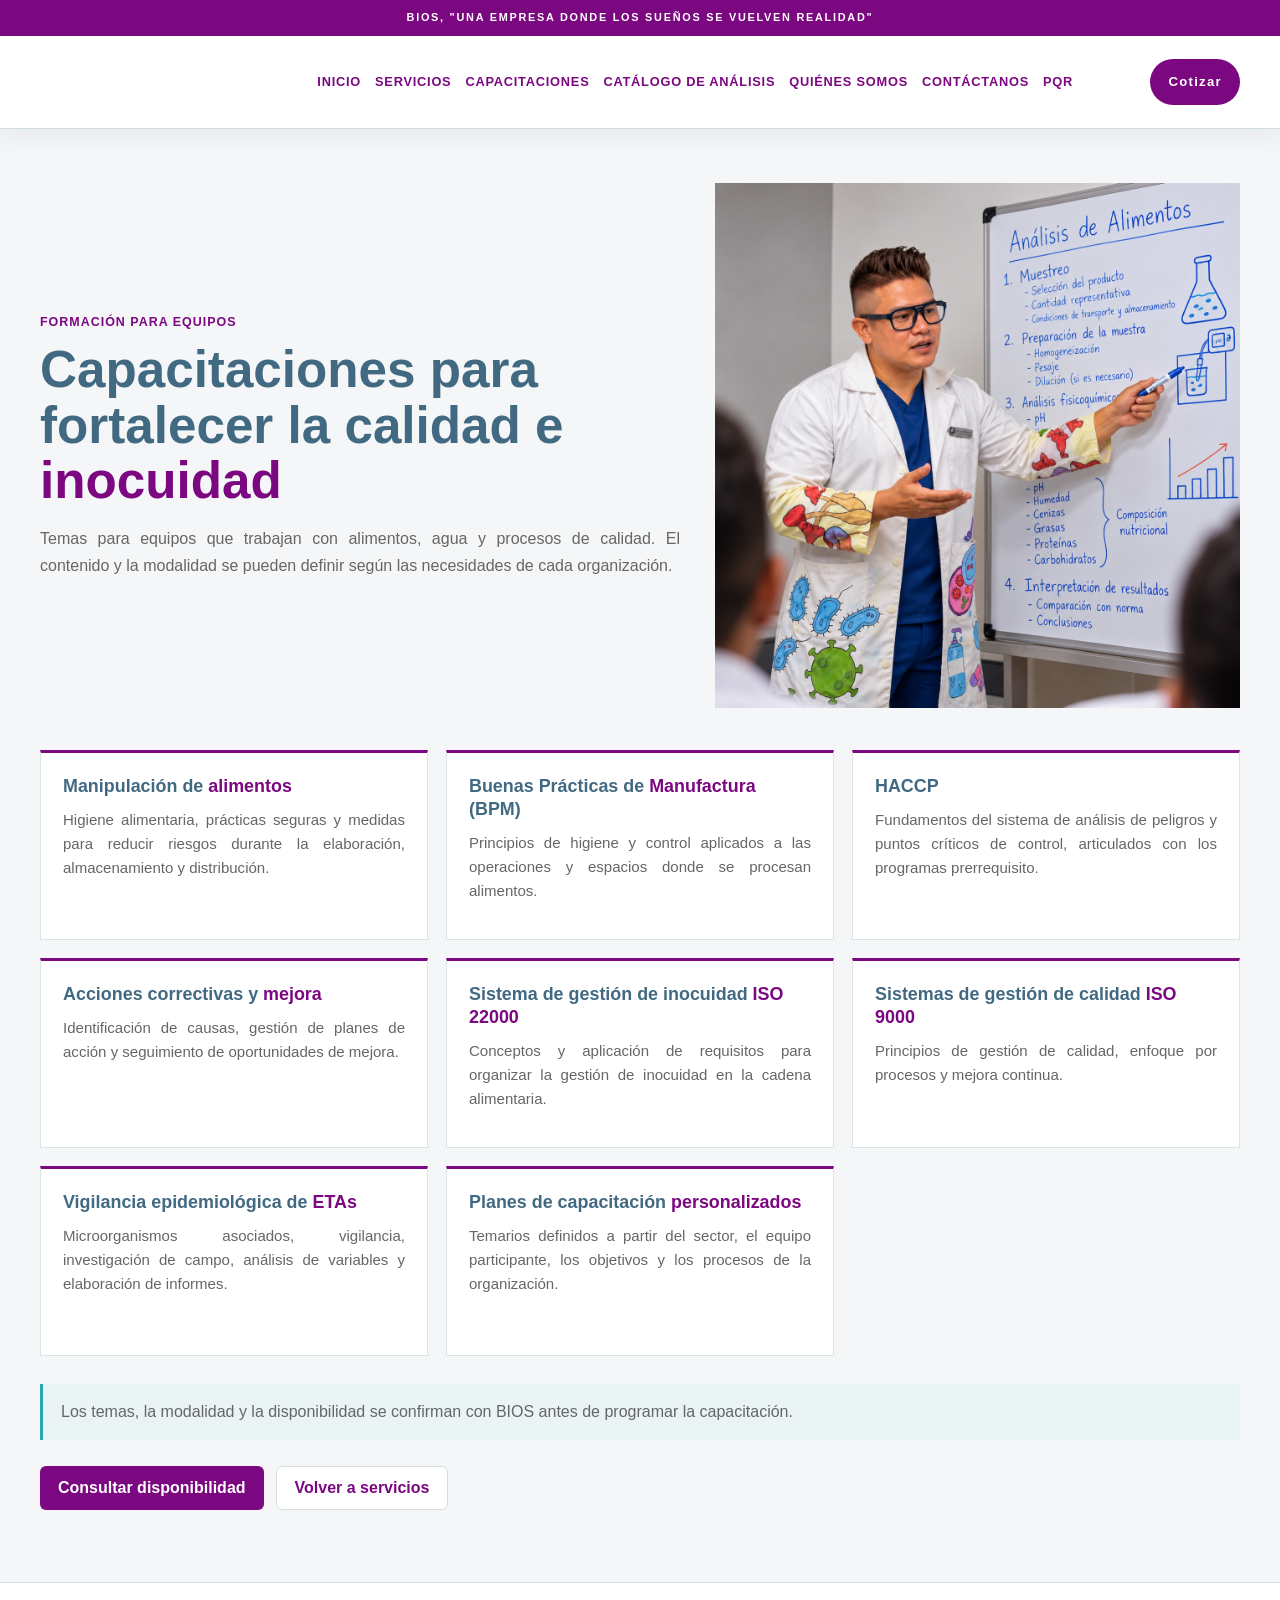
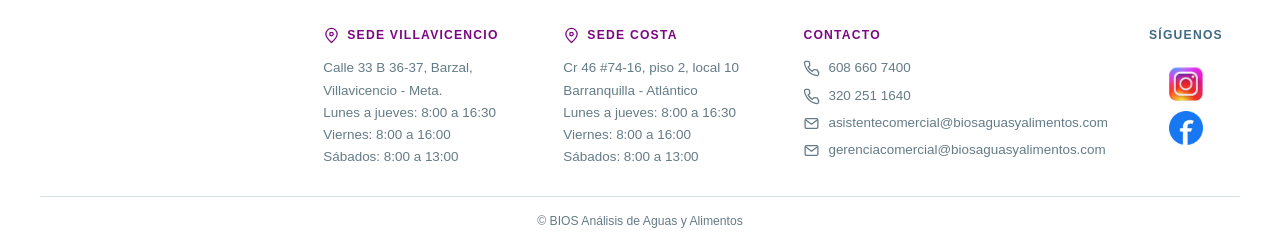
<file: capacitaciones.html>
<!DOCTYPE html>
<html lang="es">
<head>
  <meta charset="UTF-8" />
  <meta name="viewport" content="width=device-width, initial-scale=1.0" />
  <meta name="description" content="Capacitaciones en manipulación de alimentos, BPM, HACCP, gestión de calidad y temas de inocuidad." />
  <title>BIOS | Capacitaciones</title>
  <link rel="stylesheet" href="styles.css?v=20261005-menu-pqr3" />
  <style>
    .training-page { min-height: 65vh; padding: 54px 0 72px; background: #f4f6f7; }
    .training-hero { display: grid; grid-template-columns: minmax(0,1.1fr) minmax(260px,.9fr); gap: 34px; align-items: center; margin-bottom: 42px; }
    .training-hero__copy { padding: 12px 0; }
    .training-hero__eyebrow { margin: 0 0 10px; color: var(--primary); font-size: .78rem; font-weight: 800; letter-spacing: .08em; text-transform: uppercase; }
    .training-hero h1 { margin: 0; color: #416a82 !important; -webkit-text-fill-color: #416a82; font-size: clamp(2rem,4vw,3.4rem); line-height: 1.08; }
    .training-page :is(h1, h2) em { color: #7b0881 !important; -webkit-text-fill-color: #7b0881; font-style: normal; }
    .training-hero__copy > p:last-child { max-width: 640px; margin: 18px 0 0; color: #666 !important; -webkit-text-fill-color: #666; font-size: 1rem; line-height: 1.65; }
    .training-hero img { display: block; width: 100%; height: auto; object-fit: contain; }
    .training-grid { display: grid; grid-template-columns: repeat(3,minmax(0,1fr)); gap: 18px; }
    .training-card { min-height: 190px; padding: 22px; border: 1px solid #dce4e7; border-top: 3px solid var(--primary); background: #fff; }
    .training-card h2 { margin: 0 0 10px; color: #416a82 !important; -webkit-text-fill-color: #416a82; font-size: 1.12rem; line-height: 1.3; }
    .training-card p { margin: 0; color: #666 !important; -webkit-text-fill-color: #666; font-size: .94rem; line-height: 1.6; }
    .training-note { margin: 28px 0 0; padding: 16px 18px; border-left: 3px solid #2aa8b5; background: #eaf4f5; color: #666 !important; -webkit-text-fill-color: #666; line-height: 1.55; }
    .training-actions { display: flex; flex-wrap: wrap; gap: 12px; margin-top: 26px; }
    .training-actions a { display: inline-flex; align-items: center; min-height: 44px; padding: 0 18px; border-radius: 6px; background: var(--primary); color: #fff; font-weight: 700; text-decoration: none; }
    .training-actions a:last-child { border: 1px solid #d5dfe2; background: #fff; color: var(--primary); }
    @media (max-width: 900px) { .training-grid { grid-template-columns: repeat(2,minmax(0,1fr)); } }
    @media (max-width: 650px) { .training-page { padding: 34px 0 48px; } .training-hero { grid-template-columns: 1fr; gap: 20px; } .training-hero img { height: auto; } .training-grid { grid-template-columns: 1fr; } .training-card { min-height: auto; } }
  </style>
</head>
<body>
  <!-- Capacitaciones: presentación, temas disponibles, consulta y pie de página. -->
  <header class="site-header">
    <div class="top-banner">BIOS, "UNA EMPRESA DONDE LOS SUEÑOS SE VUELVEN REALIDAD"</div>
    <div class="container nav">
      <a class="brand" href="index.html#inicio" aria-label="BIOS, análisis de aguas y alimentos"><video class="site-logo" src="loguito.mp4" autoplay loop muted playsinline preload="auto" aria-label="BIOS Análisis de Aguas y Alimentos"></video></a>
      <nav class="main-nav" aria-label="Navegación principal"><ul class="menu"><li><a href="index.html#inicio">Inicio</a></li><li><a href="services.html">Servicios</a></li><li><a href="capacitaciones.html" aria-current="page">Capacitaciones</a></li><li><a href="catalogo-analisis.html">Catálogo de análisis</a></li><li><a href="nosotros.html">Quiénes somos</a></li><li><a href="https://wa.me/573202511640?text=Hola%20BIOS%2C%20quiero%20informaci%C3%B3n%20sobre%20sus%20an%C3%A1lisis." target="_blank" rel="noopener">Contáctanos</a></li>
          <li><a href="pqr.html">PQR</a></li></ul></nav>
      <div class="header-actions"><a class="header-phone" href="https://wa.me/573202511640?text=Hola%20BIOS%2C%20quiero%20informaci%C3%B3n%20sobre%20sus%20an%C3%A1lisis." target="_blank" rel="noopener">320 251 1640</a><a class="header-contact" href="cotizar.html">Cotizar</a></div>
      <button class="menu-toggle" type="button" aria-label="Abrir menú" aria-expanded="false"><span></span><span></span><span></span></button>
    </div>
  </header>

  <!-- Contenido formativo: introducción, temas y acciones de consulta. -->
  <main class="training-page">
    <div class="container">
      <section class="training-hero" aria-labelledby="training-title">
        <div class="training-hero__copy"><p class="training-hero__eyebrow">Formación para equipos</p><h1 id="training-title">Capacitaciones para fortalecer la calidad e <em>inocuidad</em></h1><p>Temas para equipos que trabajan con alimentos, agua y procesos de calidad. El contenido y la modalidad se pueden definir según las necesidades de cada organización.</p></div>
        <img src="cap.png" alt="Equipo BIOS durante una capacitación" />
      </section>

      <section class="training-grid" aria-label="Temas de capacitación">
        <article class="training-card"><h2>Manipulación de <em>alimentos</em></h2><p>Higiene alimentaria, prácticas seguras y medidas para reducir riesgos durante la elaboración, almacenamiento y distribución.</p></article>
        <article class="training-card"><h2>Buenas Prácticas de <em>Manufactura</em> (BPM)</h2><p>Principios de higiene y control aplicados a las operaciones y espacios donde se procesan alimentos.</p></article>
        <article class="training-card"><h2>HACCP</h2><p>Fundamentos del sistema de análisis de peligros y puntos críticos de control, articulados con los programas prerrequisito.</p></article>

        <article class="training-card"><h2>Acciones correctivas y <em>mejora</em></h2><p>Identificación de causas, gestión de planes de acción y seguimiento de oportunidades de mejora.</p></article>
        <article class="training-card"><h2>Sistema de gestión de inocuidad <em>ISO 22000</em></h2><p>Conceptos y aplicación de requisitos para organizar la gestión de inocuidad en la cadena alimentaria.</p></article>
        <article class="training-card"><h2>Sistemas de gestión de calidad <em>ISO 9000</em></h2><p>Principios de gestión de calidad, enfoque por procesos y mejora continua.</p></article>
        <article class="training-card"><h2>Vigilancia epidemiológica de <em>ETAs</em></h2><p>Microorganismos asociados, vigilancia, investigación de campo, análisis de variables y elaboración de informes.</p></article>
        <article class="training-card"><h2>Planes de capacitación <em>personalizados</em></h2><p>Temarios definidos a partir del sector, el equipo participante, los objetivos y los procesos de la organización.</p></article>
      </section>

      <p class="training-note">Los temas, la modalidad y la disponibilidad se confirman con BIOS antes de programar la capacitación.</p>
      <div class="training-actions"><a href="cotizar.html">Consultar disponibilidad</a><a href="services.html">Volver a servicios</a></div>
    </div>
  </main>

  <footer class="bios-footer"><div class="container bios-footer__grid"><div class="bios-footer__brand"><video class="site-logo" data-lazy-video src="loguito.mp4" loop muted playsinline preload="none" aria-label="BIOS Análisis de Aguas y Alimentos"></video></div><section class="bios-footer__location" aria-label="Sede Villavicencio"><strong class="bios-footer__heading"><svg class="bios-footer__icon" viewBox="0 0 24 24" aria-hidden="true"><path d="M20 10c0 5-8 12-8 12S4 15 4 10a8 8 0 1 1 16 0Z"/><circle cx="12" cy="10" r="2.5"/></svg>Sede Villavicencio</strong><address>Calle 33 B 36-37, Barzal,<br />Villavicencio - Meta.<br /><span>Lunes a jueves: 8:00 a 16:30</span><br /><span>Viernes: 8:00 a 16:00</span><br /><span>Sábados: 8:00 a 13:00</span></address></section><section class="bios-footer__location" aria-label="Sede Costa"><strong class="bios-footer__heading"><svg class="bios-footer__icon" viewBox="0 0 24 24" aria-hidden="true"><path d="M20 10c0 5-8 12-8 12S4 15 4 10a8 8 0 1 1 16 0Z"/><circle cx="12" cy="10" r="2.5"/></svg>Sede Costa</strong><address>Cr 46 #74-16, piso 2, local 10<br />Barranquilla - Atlántico<br /><span>Lunes a jueves: 8:00 a 16:30</span><br /><span>Viernes: 8:00 a 16:00</span><br /><span>Sábados: 8:00 a 13:00</span></address></section><div class="bios-footer__contact"><strong>Contacto</strong><a href="tel:+576086607400"><svg class="bios-footer__icon" viewBox="0 0 24 24" aria-hidden="true"><path d="M22 16.9v3a2 2 0 0 1-2.2 2A19.8 19.8 0 0 1 11.2 19a19.4 19.4 0 0 1-6-6A19.8 19.8 0 0 1 2.1 4.2 2 2 0 0 1 4.1 2h3a2 2 0 0 1 2 1.7l.5 3a2 2 0 0 1-.6 1.7L7.2 10a16 16 0 0 0 6 6l1.6-1.8a2 2 0 0 1 1.7-.6l3 .5a2 2 0 0 1 1.5 2.8Z"/></svg>608 660 7400</a><a href="tel:+573202511640"><svg class="bios-footer__icon" viewBox="0 0 24 24" aria-hidden="true"><path d="M22 16.9v3a2 2 0 0 1-2.2 2A19.8 19.8 0 0 1 11.2 19a19.4 19.4 0 0 1-6-6A19.8 19.8 0 0 1 2.1 4.2 2 2 0 0 1 4.1 2h3a2 2 0 0 1 2 1.7l.5 3a2 2 0 0 1-.6 1.7L7.2 10a16 16 0 0 0 6 6l1.6-1.8a2 2 0 0 1 1.7-.6l3 .5a2 2 0 0 1 1.5 2.8Z"/></svg>320 251 1640</a><a href="mailto:asistentecomercial@biosaguasyalimentos.com"><svg class="bios-footer__icon" viewBox="0 0 24 24" aria-hidden="true"><rect x="3" y="5" width="18" height="14" rx="2"/><path d="m4 7 8 6 8-6"/></svg>asistentecomercial@biosaguasyalimentos.com</a><a href="mailto:gerenciacomercial@biosaguasyalimentos.com"><svg class="bios-footer__icon" viewBox="0 0 24 24" aria-hidden="true"><rect x="3" y="5" width="18" height="14" rx="2"/><path d="m4 7 8 6 8-6"/></svg>gerenciacomercial@biosaguasyalimentos.com</a></div><div class="bios-footer__social"><strong>Síguenos</strong><a href="https://www.instagram.com/bioslaboratorio" aria-label="Instagram BIOS"><img class="bios-footer__social-icon" src="instagram-icon.webp" alt="" width="38" height="38" /></a><a href="https://www.facebook.com/profile.php?id=61564469023274" aria-label="Facebook BIOS"><img class="bios-footer__social-icon" src="62c5f7a0-b74d-4b7d-8a29-12c43124af4a.webp" alt="" width="38" height="38" /></a></div></div><div class="bios-footer__legal">&#169; BIOS Análisis de Aguas y Alimentos</div></footer>
  <script src="script.js?v=20261004-maint"></script>
</body>
</html>
</file>
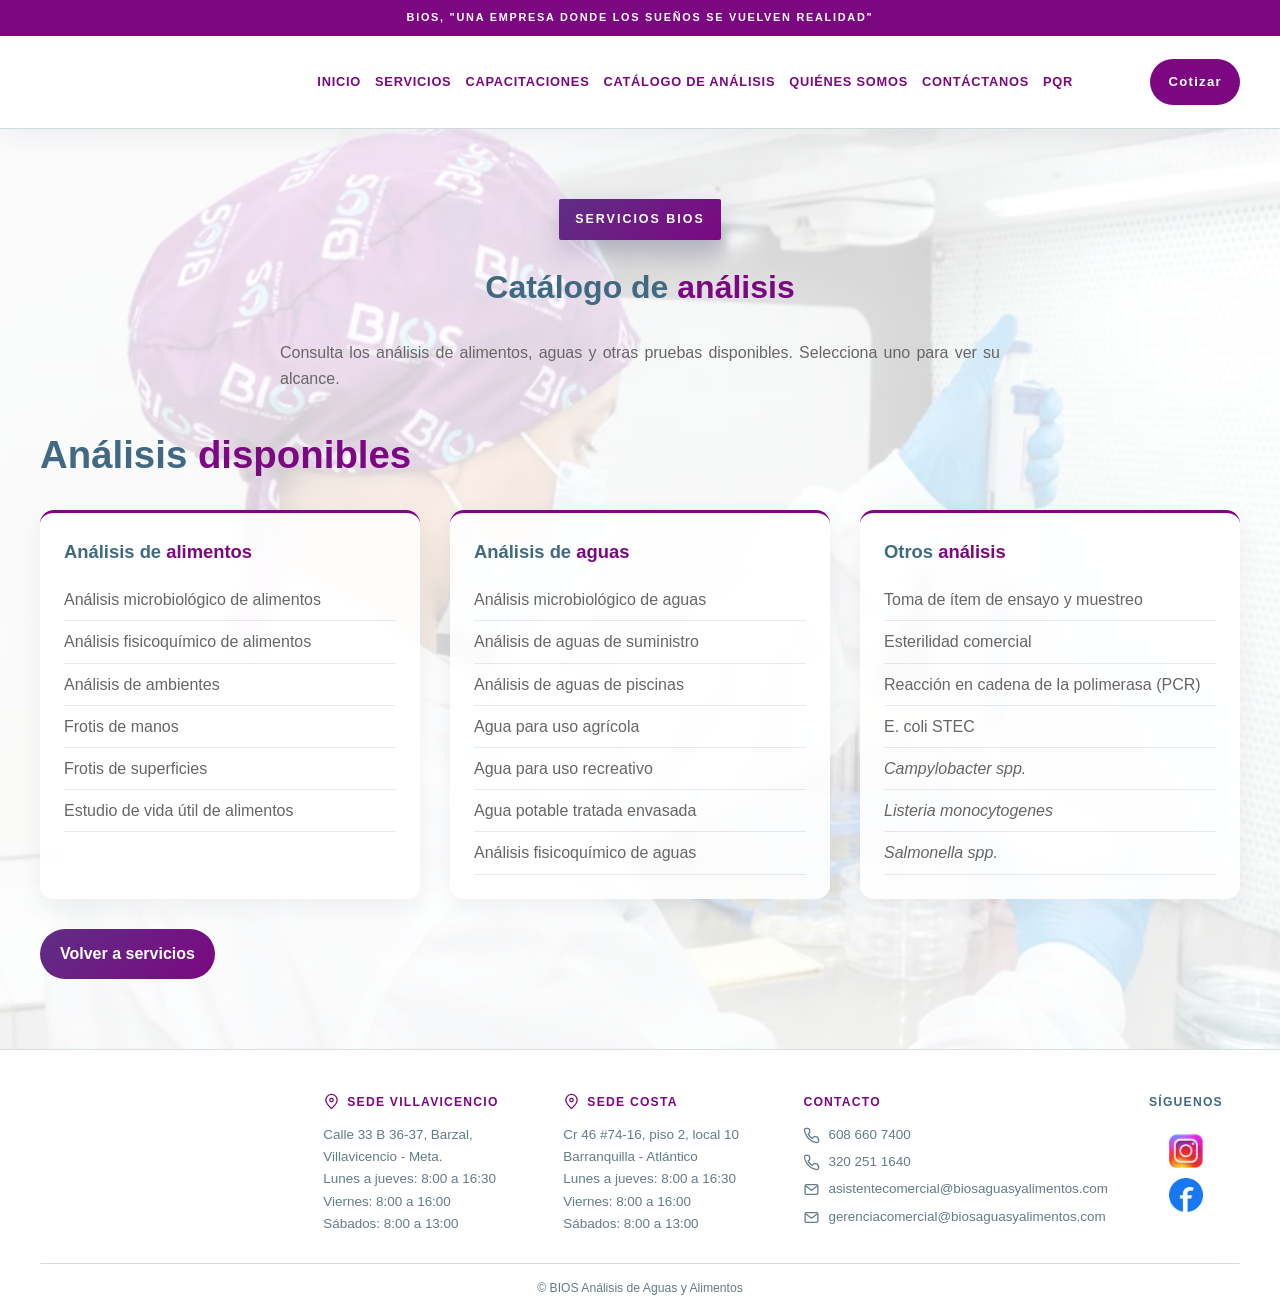
<file: catalogo-analisis.html>
<!DOCTYPE html>
<html lang="es">
<head>
  <meta charset="UTF-8" />
  <meta name="viewport" content="width=device-width, initial-scale=1.0" />
  <meta name="description" content="Catálogo de análisis de laboratorio para alimentos, aguas y otros productos." />
  <title>BIOS | Catálogo de análisis</title>
  <link rel="stylesheet" href="styles.css?v=20261005-menu-pqr3" />
  <style>
    .analysis-catalog-page {
      min-height: calc(100vh - 190px);
      padding: 70px 0;
      position: relative;
      background-color: #ffffff;
    }

    .analysis-catalog-page::before {
      content: "";
      position: absolute;
      inset: 0;
      background: url("fondo-3.webp") center center / cover no-repeat;
      opacity: 0.18;
      pointer-events: none;
      z-index: 0;
    }

    .analysis-catalog-page > .container {
      position: relative;
      z-index: 1;
    }

    .analysis-catalog-page__intro {
      max-width: 720px;
      margin: 0 auto 30px;
      text-align: center;
      color: var(--muted);
    }

    .analysis-catalog-page .section-badge {
      background: linear-gradient(135deg, var(--primary-2), var(--primary));
      color: #fff;
      padding: 10px 16px;
      box-shadow: 0 10px 22px rgba(45, 43, 109, 0.22);
    }

    .analysis-catalog__heading {
      margin: 0 0 24px;
      color: #416a82;
      font-size: clamp(1.6rem, 3vw, 2.4rem);
    }

    .analysis-catalog-page :is(h1, h2, h3) em {
      color: #7b0881 !important;
      -webkit-text-fill-color: #7b0881;
      font-style: normal;
    }

    .analysis-catalog-page .section-head h1,
    .analysis-catalog__heading,
    .analysis-catalog__group h3 {
      color: #416a82 !important;
      -webkit-text-fill-color: #416a82;
    }

    .analysis-catalog-page__intro {
      color: #666 !important;
      -webkit-text-fill-color: #666;
    }

    .analysis-catalog__grid {
      display: grid;
      grid-template-columns: repeat(3, minmax(0, 1fr));
      gap: 30px;
    }

    .analysis-catalog__group {
      padding: 24px;
      border-top: 3px solid var(--primary);
      background: rgba(255, 255, 255, 0.88);
      border-radius: 14px;
      box-shadow: 0 8px 24px rgba(19, 31, 45, 0.06);
      backdrop-filter: blur(6px);
    }

    .analysis-catalog__group h3 {
      margin: 0 0 12px;
      color: #416a82;
      font-size: 1.15rem;
    }

    .analysis-catalog__group ul {
      margin: 0;
      padding: 0;
      list-style: none;
    }

    .analysis-catalog__group li {
      padding: 9px 0;
      border-bottom: 1px solid rgba(29, 42, 92, .1);
      color: #666;
      line-height: 1.45;
      transition: background-color .18s ease, color .18s ease, padding .18s ease;
    }

    .analysis-catalog__group li:hover {
      padding-left: 10px;
      background: rgba(123, 8, 129, .08);
      color: #7b0881;
    }

    .analysis-catalog-page__back {
      display: inline-flex;
      margin-top: 30px;
      padding: 12px 20px;
      border-radius: 999px;
      background: linear-gradient(135deg, var(--primary-2), var(--primary));
      color: #fff;
      font-weight: 800;
    }

    @media (max-width: 900px) {
      .analysis-catalog__grid { grid-template-columns: 1fr; gap: 24px; }
    }
  </style>
</head>
<body>
  <!-- Catálogo general organizado en análisis de alimentos, aguas y otras pruebas. -->
  <header class="site-header">
    <div class="top-banner">BIOS, "UNA EMPRESA DONDE LOS SUEÑOS SE VUELVEN REALIDAD"</div>
    <div class="container nav">
      <a class="brand" href="index.html#inicio" aria-label="BIOS, análisis de aguas y alimentos">
        <video class="site-logo" src="loguito.mp4" autoplay loop muted playsinline preload="auto" aria-label="BIOS Análisis de Aguas y Alimentos"></video>
      </a>
      <nav class="main-nav" aria-label="Navegación principal">
        <ul class="menu">
          <li><a href="index.html#inicio">Inicio</a></li>
          <li><a href="services.html">Servicios</a></li>
          <li><a href="capacitaciones.html">Capacitaciones</a></li>
          <li><a href="catalogo-analisis.html" aria-current="page">Catálogo de análisis</a></li>
          <li><a href="nosotros.html">Quiénes somos</a></li>
          <li><a href="https://wa.me/573202511640?text=Hola%20BIOS%2C%20quiero%20informaci%C3%B3n%20sobre%20sus%20an%C3%A1lisis." target="_blank" rel="noopener">Contáctanos</a></li>
          <li><a href="pqr.html">PQR</a></li>
        </ul>
      </nav>
      <div class="header-actions"><a class="header-phone" href="https://wa.me/573202511640?text=Hola%20BIOS%2C%20quiero%20informaci%C3%B3n%20sobre%20sus%20an%C3%A1lisis." target="_blank" rel="noopener">320 251 1640</a><a class="header-contact" href="cotizar.html">Cotizar</a></div>
      <button class="menu-toggle" type="button" aria-label="Abrir menú" aria-expanded="false"><span></span><span></span><span></span></button>
    </div>
  </header>

  <!-- Cada enlace abre la ficha correspondiente en analisis.html. -->
  <main class="analysis-catalog-page">
    <div class="container">
      <div class="section-head"><span class="section-badge">Servicios BIOS</span><h1>Catálogo de <em>análisis</em></h1></div>
      <p class="analysis-catalog-page__intro">Consulta los análisis de alimentos, aguas y otras pruebas disponibles. Selecciona uno para ver su alcance.</p>
      <section aria-labelledby="analysis-catalog-heading">
        <h2 class="analysis-catalog__heading" id="analysis-catalog-heading">Análisis <em>disponibles</em></h2>
        <div class="analysis-catalog__grid">
          <section class="analysis-catalog__group" aria-labelledby="analysis-food-heading">
            <h3 id="analysis-food-heading">Análisis de <em>alimentos</em></h3>
            <ul>
              <li><a href="analisis.html?item=analisis-microbiologico-alimentos">Análisis microbiológico de alimentos</a></li>
              <li><a href="analisis.html?item=analisis-fisicoquimico-alimentos">Análisis fisicoquímico de alimentos</a></li>
              <li><a href="analisis.html?item=ambientes-ambientes">Análisis de ambientes</a></li>
              <li><a href="analisis.html?item=frotis-manos">Frotis de manos</a></li>
              <li><a href="analisis.html?item=frotis-superficies">Frotis de superficies</a></li>
              <li><a href="analisis.html?item=vida-util-alimentos">Estudio de vida útil de alimentos</a></li>
            </ul>
          </section>
          <section class="analysis-catalog__group" aria-labelledby="analysis-water-heading">
            <h3 id="analysis-water-heading">Análisis de <em>aguas</em></h3>
            <ul>
              <li><a href="analisis.html?item=analisis-microbiologico-aguas">Análisis microbiológico de aguas</a></li>
              <li><a href="analisis.html?item=aguas-suministro">Análisis de aguas de suministro</a></li>
              <li><a href="analisis.html?item=aguas-piscinas">Análisis de aguas de piscinas</a></li>
              <li><a href="analisis.html?item=agua-uso-agricola">Agua para uso agrícola</a></li>
              <li><a href="analisis.html?item=agua-uso-recreativo">Agua para uso recreativo</a></li>
              <li><a href="analisis.html?item=aguas-embotelladas">Agua potable tratada envasada</a></li>
              <li><a href="analisis.html?item=analisis-fisicoquimico-aguas">Análisis fisicoquímico de aguas</a></li>
            </ul>
          </section>
          <section class="analysis-catalog__group" aria-labelledby="analysis-other-heading">
            <h3 id="analysis-other-heading">Otros <em>análisis</em></h3>
            <ul>
              <li><a href="analisis.html?item=toma-item-ensayo">Toma de ítem de ensayo y muestreo</a></li>
              <li><a href="analisis.html?item=esterilidad-comercial">Esterilidad comercial</a></li>


              <li><a href="analisis.html?item=pcr-patogenos">Reacción en cadena de la polimerasa (PCR)</a></li>
              <li><a href="analisis.html?item=e-coli-stec">E. coli STEC</a></li>
              <li><a href="analisis.html?item=campylobacter-spp"><i>Campylobacter spp.</i></a></li>
              <li><a href="analisis.html?item=listeria-monocytogenes"><i>Listeria monocytogenes</i></a></li>
              <li><a href="analisis.html?item=salmonella-spp"><i>Salmonella spp.</i></a></li>

            </ul>
          </section>
        </div>
      </section>
      <a class="analysis-catalog-page__back" href="services.html">Volver a servicios</a>
    </div>
  </main>

  <footer class="bios-footer"><div class="container bios-footer__grid"><div class="bios-footer__brand"><video class="site-logo" data-lazy-video src="loguito.mp4" loop muted playsinline preload="none" aria-label="BIOS Análisis de Aguas y Alimentos"></video></div><section class="bios-footer__location" aria-label="Sede Villavicencio"><strong class="bios-footer__heading"><svg class="bios-footer__icon" viewBox="0 0 24 24" aria-hidden="true"><path d="M20 10c0 5-8 12-8 12S4 15 4 10a8 8 0 1 1 16 0Z"/><circle cx="12" cy="10" r="2.5"/></svg>Sede Villavicencio</strong><address>Calle 33 B 36-37, Barzal,<br />Villavicencio - Meta.<br /><span>Lunes a jueves: 8:00 a 16:30</span><br /><span>Viernes: 8:00 a 16:00</span><br /><span>Sábados: 8:00 a 13:00</span></address></section><section class="bios-footer__location" aria-label="Sede Costa"><strong class="bios-footer__heading"><svg class="bios-footer__icon" viewBox="0 0 24 24" aria-hidden="true"><path d="M20 10c0 5-8 12-8 12S4 15 4 10a8 8 0 1 1 16 0Z"/><circle cx="12" cy="10" r="2.5"/></svg>Sede Costa</strong><address>Cr 46 #74-16, piso 2, local 10<br />Barranquilla - Atlántico<br /><span>Lunes a jueves: 8:00 a 16:30</span><br /><span>Viernes: 8:00 a 16:00</span><br /><span>Sábados: 8:00 a 13:00</span></address></section><div class="bios-footer__contact"><strong>Contacto</strong><a href="tel:+576086607400"><svg class="bios-footer__icon" viewBox="0 0 24 24" aria-hidden="true"><path d="M22 16.9v3a2 2 0 0 1-2.2 2A19.8 19.8 0 0 1 11.2 19a19.4 19.4 0 0 1-6-6A19.8 19.8 0 0 1 2.1 4.2 2 2 0 0 1 4.1 2h3a2 2 0 0 1 2 1.7l.5 3a2 2 0 0 1-.6 1.7L7.2 10a16 16 0 0 0 6 6l1.6-1.8a2 2 0 0 1 1.7-.6l3 .5a2 2 0 0 1 1.5 2.8Z"/></svg>608 660 7400</a><a href="tel:+573202511640"><svg class="bios-footer__icon" viewBox="0 0 24 24" aria-hidden="true"><path d="M22 16.9v3a2 2 0 0 1-2.2 2A19.8 19.8 0 0 1 11.2 19a19.4 19.4 0 0 1-6-6A19.8 19.8 0 0 1 2.1 4.2 2 2 0 0 1 4.1 2h3a2 2 0 0 1 2 1.7l.5 3a2 2 0 0 1-.6 1.7L7.2 10a16 16 0 0 0 6 6l1.6-1.8a2 2 0 0 1 1.7-.6l3 .5a2 2 0 0 1 1.5 2.8Z"/></svg>320 251 1640</a><a href="mailto:asistentecomercial@biosaguasyalimentos.com"><svg class="bios-footer__icon" viewBox="0 0 24 24" aria-hidden="true"><rect x="3" y="5" width="18" height="14" rx="2"/><path d="m4 7 8 6 8-6"/></svg>asistentecomercial@biosaguasyalimentos.com</a><a href="mailto:gerenciacomercial@biosaguasyalimentos.com"><svg class="bios-footer__icon" viewBox="0 0 24 24" aria-hidden="true"><rect x="3" y="5" width="18" height="14" rx="2"/><path d="m4 7 8 6 8-6"/></svg>gerenciacomercial@biosaguasyalimentos.com</a></div><div class="bios-footer__social"><strong>Síguenos</strong><a href="https://www.instagram.com/bioslaboratorio" aria-label="Instagram BIOS"><img class="bios-footer__social-icon" src="instagram-icon.webp" alt="" width="38" height="38" /></a><a href="https://www.facebook.com/profile.php?id=61564469023274" aria-label="Facebook BIOS"><img class="bios-footer__social-icon" src="62c5f7a0-b74d-4b7d-8a29-12c43124af4a.webp" alt="" width="38" height="38" /></a></div></div><div class="bios-footer__legal">&#169; BIOS Análisis de Aguas y Alimentos</div></footer>
  <script src="script.js?v=20261004-maint"></script>
</body>
</html>
</file>
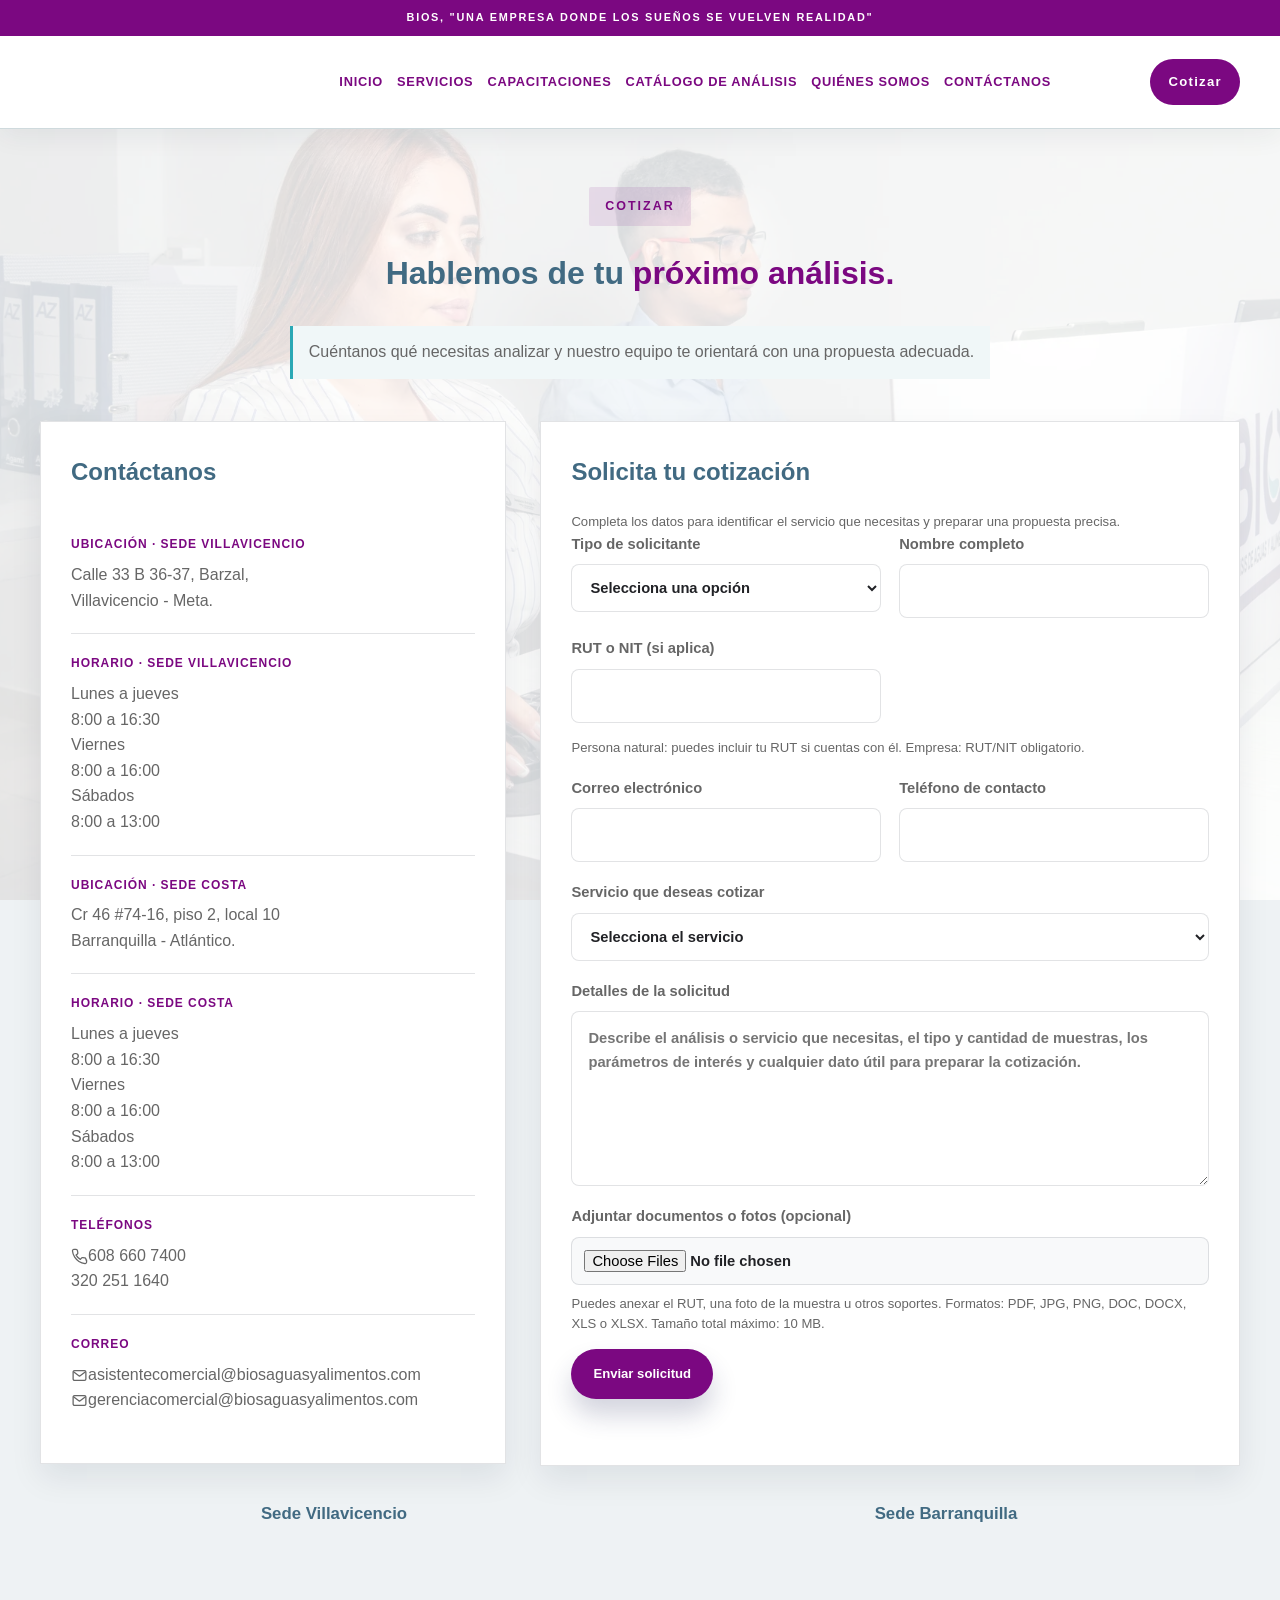
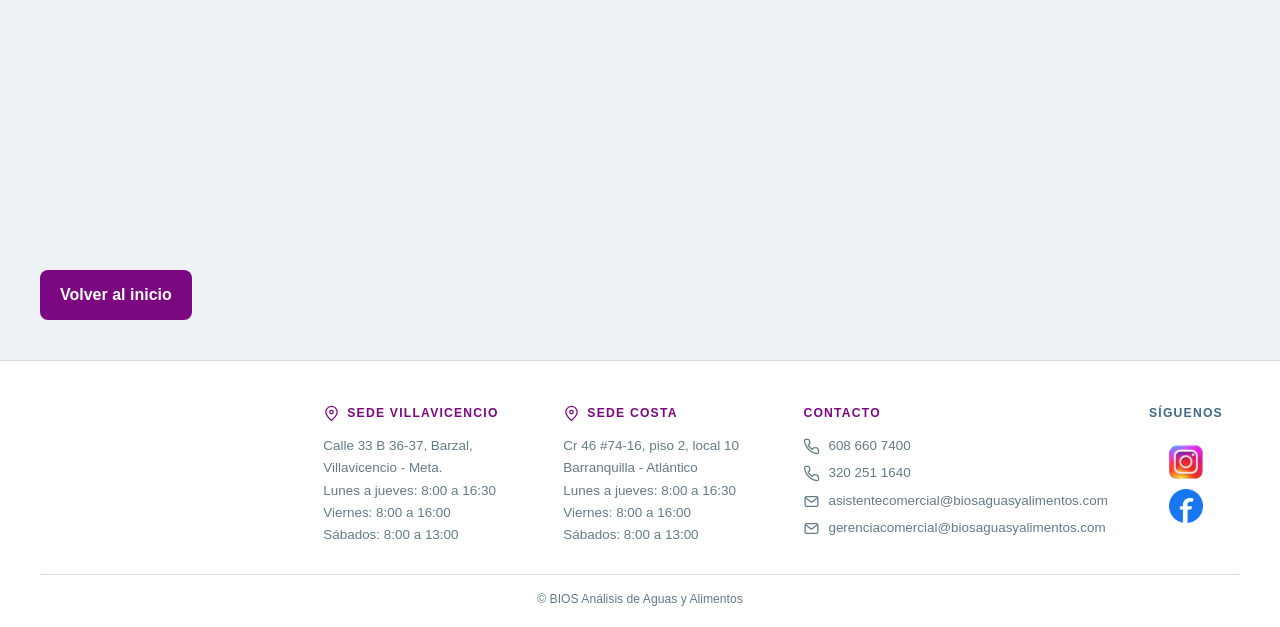
<file: cotizar.html>
<!DOCTYPE html>
<html lang="es">
<head>
  <meta charset="UTF-8" />
  <meta name="viewport" content="width=device-width, initial-scale=1.0" />
  <title>BIOS | Cotizar análisis</title>
  <link rel="stylesheet" href="styles.css?v=20261005-footer-mail" />
  <style>
    .quote-page { min-height: calc(100vh - 190px); padding: 58px 0 40px; background-color: rgba(238,242,244,.9); background-image: url("IMG_7186.webp"); background-position: center; background-size: cover; background-attachment: fixed; background-blend-mode: screen; }
    .quote-page__intro { max-width: 720px; margin: 0 auto 42px; text-align: center; color: var(--muted); }
    .quote-grid { display: grid; grid-template-columns: minmax(0, .8fr) minmax(0, 1.2fr); gap: 34px; align-items: start; }
    .quote-info, .quote-form { padding: 30px; background: #fff; border: 1px solid var(--line); box-shadow: 0 14px 30px rgba(19,31,45,.08); }
    .quote-info h2, .quote-form h2 { margin: 0 0 24px; color: #416a82; }
    .quote-info__item { padding: 20px 0; border-bottom: 1px solid var(--line); }
    .quote-info__item:last-child { border-bottom: 0; }
    .quote-info__item strong { display: block; margin-bottom: 7px; color: #7b0881; text-transform: uppercase; letter-spacing: .08em; font-size: .75rem; }
    .quote-info__item p, .quote-info__item a { margin: 0; color: var(--muted); line-height: 1.6; }
.quote-info__item p + p { margin-top: 10px; }
    .quote-form .field input, .quote-form .field textarea, .quote-form .field select { border-radius: 8px; }
    .quote-form .field select { min-height: 48px; border: 1px solid var(--line); padding: 12px 14px; background: #fff; color: var(--text); font: inherit; }
    .quote-form__hint { margin: -3px 0 0; color: var(--muted); font-size: .82rem; line-height: 1.5; text-align: left !important; }
    .quote-form__attachments { display: grid; gap: 12px; }
    .quote-form .field input[type="file"] { padding: 11px 12px; background: #f8f9fa; }
    .quote-form [hidden] { display: none !important; }
    .quote-map { margin-top: 34px; display: grid; grid-template-columns: repeat(2, minmax(0, 1fr)); gap: 24px; }
    .quote-map__item h3 { margin: 0 0 10px; color: #7b0881; font-size: 1.05rem; text-align: center; }
    @media (max-width: 760px) { .quote-map { grid-template-columns: 1fr; } }
    .quote-map iframe { display: block; width: 100%; min-height: 300px; border: 0; }
    .quote-back { display: inline-flex; margin-top: 32px; padding: 12px 20px; border-radius: 8px; background: #7b0881; color: #fff; font-weight: 800; }
    @media (max-width: 800px) { .quote-grid { grid-template-columns: 1fr; } .quote-info, .quote-form { padding: 24px; } }
    .quote-page .quote-page__intro { width: fit-content; max-width: 100%; margin-left: auto; margin-right: auto; padding: 14px 16px; border-left: 3px solid #2aa8b5; background: #f0f7f8; color: #666; line-height: 1.55; }
  </style>
</head>
<body>
  <!-- Cotización: datos de contacto, formulario, mapa y pie de página. -->
  <header class="site-header">
    <div class="top-banner">BIOS, "UNA EMPRESA DONDE LOS SUEÑOS SE VUELVEN REALIDAD"</div>
    <div class="container nav">
      <a class="brand" href="index.html#inicio" aria-label="BIOS, análisis de aguas y alimentos"><video class="site-logo" src="loguito.mp4" autoplay loop muted playsinline preload="auto" aria-label="BIOS Análisis de Aguas y Alimentos"></video></a>
      <nav class="main-nav" aria-label="Navegación principal"><ul class="menu"><li><a href="index.html#inicio">Inicio</a></li><li><a href="services.html">Servicios</a></li><li><a href="capacitaciones.html">Capacitaciones</a></li><li><a href="catalogo-analisis.html">Catálogo de análisis</a></li><li><a href="nosotros.html">Quiénes somos</a></li><li><a href="https://wa.me/573202511640?text=Hola%20BIOS%2C%20quiero%20informaci%C3%B3n%20sobre%20sus%20an%C3%A1lisis." target="_blank" rel="noopener">Contáctanos</a></li></ul></nav>
      <div class="header-actions"><a class="header-phone" href="https://wa.me/573202511640?text=Hola%20BIOS%2C%20quiero%20informaci%C3%B3n%20sobre%20sus%20an%C3%A1lisis." target="_blank" rel="noopener">320 251 1640</a><a class="header-contact" href="cotizar.html">Cotizar</a></div>
      <button class="menu-toggle" type="button" aria-label="Abrir menú" aria-expanded="false"><span></span><span></span><span></span></button>
    </div>
  </header>

  <!-- Datos de BIOS y formulario de solicitud. -->
  <main class="quote-page"><div class="container">
    <div class="section-head"><span class="section-badge">Cotizar</span><h1 style="color:#416a82">Hablemos de tu <em style="color:#7b0881;font-style:normal">próximo análisis.</em></h1></div>
    <p class="quote-page__intro">Cuéntanos qué necesitas analizar y nuestro equipo te orientará con una propuesta adecuada.</p>
    <div class="quote-grid">
      <section class="quote-info"><h2>Contáctanos</h2><div class="quote-info__item"><strong>Ubicación · Sede Villavicencio</strong><p>Calle 33 B 36-37, Barzal,<br />Villavicencio - Meta.</p></div><div class="quote-info__item"><strong>Horario · Sede Villavicencio</strong><p>Lunes a jueves<br />8:00 a 16:30<br />Viernes<br />8:00 a 16:00<br />Sábados<br />8:00 a 13:00</p></div><div class="quote-info__item"><strong>Ubicación · Sede Costa</strong><p>Cr 46 #74-16, piso 2, local 10<br />Barranquilla - Atlántico.</p></div><div class="quote-info__item"><strong>Horario · Sede Costa</strong><p>Lunes a jueves<br />8:00 a 16:30<br />Viernes<br />8:00 a 16:00<br />Sábados<br />8:00 a 13:00</p></div><div class="quote-info__item"><strong>Teléfonos</strong><p><a href="tel:+576086607400"><svg class="bios-footer__icon" viewBox="0 0 24 24" aria-hidden="true"><path d="M22 16.9v3a2 2 0 0 1-2.2 2A19.8 19.8 0 0 1 11.2 19a19.4 19.4 0 0 1-6-6A19.8 19.8 0 0 1 2.1 4.2 2 2 0 0 1 4.1 2h3a2 2 0 0 1 2 1.7l.5 3a2 2 0 0 1-.6 1.7L7.2 10a16 16 0 0 0 6 6l1.6-1.8a2 2 0 0 1 1.7-.6l3 .5a2 2 0 0 1 1.5 2.8Z"/></svg>608 660 7400</a><br /><a href="https://wa.me/573202511640?text=Hola%20BIOS%2C%20quiero%20informaci%C3%B3n%20sobre%20sus%20an%C3%A1lisis." target="_blank" rel="noopener">320 251 1640</a></p></div><div class="quote-info__item"><strong>Correo</strong><p><a href="mailto:asistentecomercial@biosaguasyalimentos.com"><svg class="bios-footer__icon" viewBox="0 0 24 24" aria-hidden="true"><rect x="3" y="5" width="18" height="14" rx="2"/><path d="m4 7 8 6 8-6"/></svg>asistentecomercial@biosaguasyalimentos.com</a><br /><a href="mailto:gerenciacomercial@biosaguasyalimentos.com"><svg class="bios-footer__icon" viewBox="0 0 24 24" aria-hidden="true"><rect x="3" y="5" width="18" height="14" rx="2"/><path d="m4 7 8 6 8-6"/></svg>gerenciacomercial@biosaguasyalimentos.com</a></p></div></section>
      <section class="quote-form"><h2>Solicita tu cotización</h2><p class="quote-form__hint">Completa los datos para identificar el servicio que necesitas y preparar una propuesta precisa.</p><form id="contactForm" action="https://formsubmit.co/alexjuniortrujillopardo@gmail.com" method="POST" enctype="multipart/form-data"><input type="hidden" name="_subject" value="Nueva solicitud de cotización desde BIOS" /><input type="hidden" name="_template" value="table" /><input type="hidden" name="_captcha" value="true" /><input type="text" name="_honey" tabindex="-1" autocomplete="off" aria-hidden="true" class="form-honey" /><div class="form-grid">
        <label class="field">Tipo de solicitante<select name="requester_type" required><option value="" selected disabled>Selecciona una opción</option><option value="Persona natural">Persona natural</option><option value="Empresa">Empresa</option></select></label>
        <label class="field">Nombre completo<input name="name" autocomplete="name" required /></label>
        <label class="field" data-company-field hidden>Razón social<input name="company_name" autocomplete="organization" /></label>
        <label class="field">RUT o NIT (si aplica)<input name="tax_id" autocomplete="off" aria-describedby="tax-id-hint" /></label>
        <p class="quote-form__hint full" id="tax-id-hint">Persona natural: puedes incluir tu RUT si cuentas con él. Empresa: RUT/NIT obligatorio.</p>
        <label class="field">Correo electrónico<input type="email" name="email" autocomplete="email" required /></label>
        <label class="field">Teléfono de contacto<input type="tel" name="phone" autocomplete="tel" required /></label>
        <label class="field full">Servicio que deseas cotizar<select name="service" required><option value="" selected disabled>Selecciona el servicio</option><option>Análisis de agua potable o envasada</option><option>Análisis de agua de piscinas</option><option>Análisis de alimentos</option><option>Análisis microbiológico</option><option>Análisis fisicoquímico</option><option>Servicios para plantas o empresas</option><option>Otro servicio / necesito orientación</option></select></label>
        <label class="field full">Detalles de la solicitud<textarea name="message" rows="6" placeholder="Describe el análisis o servicio que necesitas, el tipo y cantidad de muestras, los parámetros de interés y cualquier dato útil para preparar la cotización." required></textarea></label>
        <div class="full quote-form__attachments"><label class="field">Adjuntar documentos o fotos (opcional)<input type="file" name="attachment" accept=".pdf,.jpg,.jpeg,.png,.doc,.docx,.xls,.xlsx" multiple aria-describedby="attachment-hint" /></label><p class="quote-form__hint" id="attachment-hint">Puedes anexar el RUT, una foto de la muestra u otros soportes. Formatos: PDF, JPG, PNG, DOC, DOCX, XLS o XLSX. Tamaño total máximo: 10 MB.</p></div>
      </div><button class="pqr submit" type="submit">Enviar solicitud</button></form></section>
    </div>
    <div class="quote-map"><div class="quote-map__item"><h3>Sede Villavicencio</h3><iframe title="Ubicación de BIOS en Villavicencio" src="https://www.google.com/maps?q=Calle%2033%20B%2036-37%2C%20Barzal%2C%20Villavicencio%2C%20Meta&output=embed" loading="lazy"></iframe></div><div class="quote-map__item"><h3>Sede Barranquilla</h3><iframe title="Ubicación de BIOS en Barranquilla" src="https://www.google.com/maps?q=Cr%2046%20%2374-16%2C%20Barranquilla%2C%20Atl%C3%A1ntico&output=embed" loading="lazy"></iframe></div></div>
    <a class="quote-back" href="index.html#inicio">Volver al inicio</a>
  </div></main>

  <footer class="bios-footer"><div class="container bios-footer__grid"><div class="bios-footer__brand"><video class="site-logo" data-lazy-video src="loguito.mp4" loop muted playsinline preload="none" aria-label="BIOS Análisis de Aguas y Alimentos"></video></div><section class="bios-footer__location" aria-label="Sede Villavicencio"><strong class="bios-footer__heading"><svg class="bios-footer__icon" viewBox="0 0 24 24" aria-hidden="true"><path d="M20 10c0 5-8 12-8 12S4 15 4 10a8 8 0 1 1 16 0Z"/><circle cx="12" cy="10" r="2.5"/></svg>Sede Villavicencio</strong><address>Calle 33 B 36-37, Barzal,<br />Villavicencio - Meta.<br /><span>Lunes a jueves: 8:00 a 16:30</span><br /><span>Viernes: 8:00 a 16:00</span><br /><span>Sábados: 8:00 a 13:00</span></address></section><section class="bios-footer__location" aria-label="Sede Costa"><strong class="bios-footer__heading"><svg class="bios-footer__icon" viewBox="0 0 24 24" aria-hidden="true"><path d="M20 10c0 5-8 12-8 12S4 15 4 10a8 8 0 1 1 16 0Z"/><circle cx="12" cy="10" r="2.5"/></svg>Sede Costa</strong><address>Cr 46 #74-16, piso 2, local 10<br />Barranquilla - Atlántico<br /><span>Lunes a jueves: 8:00 a 16:30</span><br /><span>Viernes: 8:00 a 16:00</span><br /><span>Sábados: 8:00 a 13:00</span></address></section><div class="bios-footer__contact"><strong>Contacto</strong><a href="tel:+576086607400"><svg class="bios-footer__icon" viewBox="0 0 24 24" aria-hidden="true"><path d="M22 16.9v3a2 2 0 0 1-2.2 2A19.8 19.8 0 0 1 11.2 19a19.4 19.4 0 0 1-6-6A19.8 19.8 0 0 1 2.1 4.2 2 2 0 0 1 4.1 2h3a2 2 0 0 1 2 1.7l.5 3a2 2 0 0 1-.6 1.7L7.2 10a16 16 0 0 0 6 6l1.6-1.8a2 2 0 0 1 1.7-.6l3 .5a2 2 0 0 1 1.5 2.8Z"/></svg>608 660 7400</a><a href="tel:+573202511640"><svg class="bios-footer__icon" viewBox="0 0 24 24" aria-hidden="true"><path d="M22 16.9v3a2 2 0 0 1-2.2 2A19.8 19.8 0 0 1 11.2 19a19.4 19.4 0 0 1-6-6A19.8 19.8 0 0 1 2.1 4.2 2 2 0 0 1 4.1 2h3a2 2 0 0 1 2 1.7l.5 3a2 2 0 0 1-.6 1.7L7.2 10a16 16 0 0 0 6 6l1.6-1.8a2 2 0 0 1 1.7-.6l3 .5a2 2 0 0 1 1.5 2.8Z"/></svg>320 251 1640</a><a href="mailto:asistentecomercial@biosaguasyalimentos.com"><svg class="bios-footer__icon" viewBox="0 0 24 24" aria-hidden="true"><rect x="3" y="5" width="18" height="14" rx="2"/><path d="m4 7 8 6 8-6"/></svg>asistentecomercial@biosaguasyalimentos.com</a><a href="mailto:gerenciacomercial@biosaguasyalimentos.com"><svg class="bios-footer__icon" viewBox="0 0 24 24" aria-hidden="true"><rect x="3" y="5" width="18" height="14" rx="2"/><path d="m4 7 8 6 8-6"/></svg>gerenciacomercial@biosaguasyalimentos.com</a></div><div class="bios-footer__social"><strong>Síguenos</strong><a href="https://www.instagram.com/bioslaboratorio" aria-label="Instagram BIOS"><img class="bios-footer__social-icon" src="instagram-icon.webp" alt="" width="38" height="38" /></a><a href="https://www.facebook.com/profile.php?id=61564469023274" aria-label="Facebook BIOS"><img class="bios-footer__social-icon" src="62c5f7a0-b74d-4b7d-8a29-12c43124af4a.webp" alt="" width="38" height="38" /></a></div></div><div class="bios-footer__legal">&#169; BIOS Análisis de Aguas y Alimentos</div></footer>
  <script src="script.js?v=20261004-maint"></script>
</body>
</html>
</file>
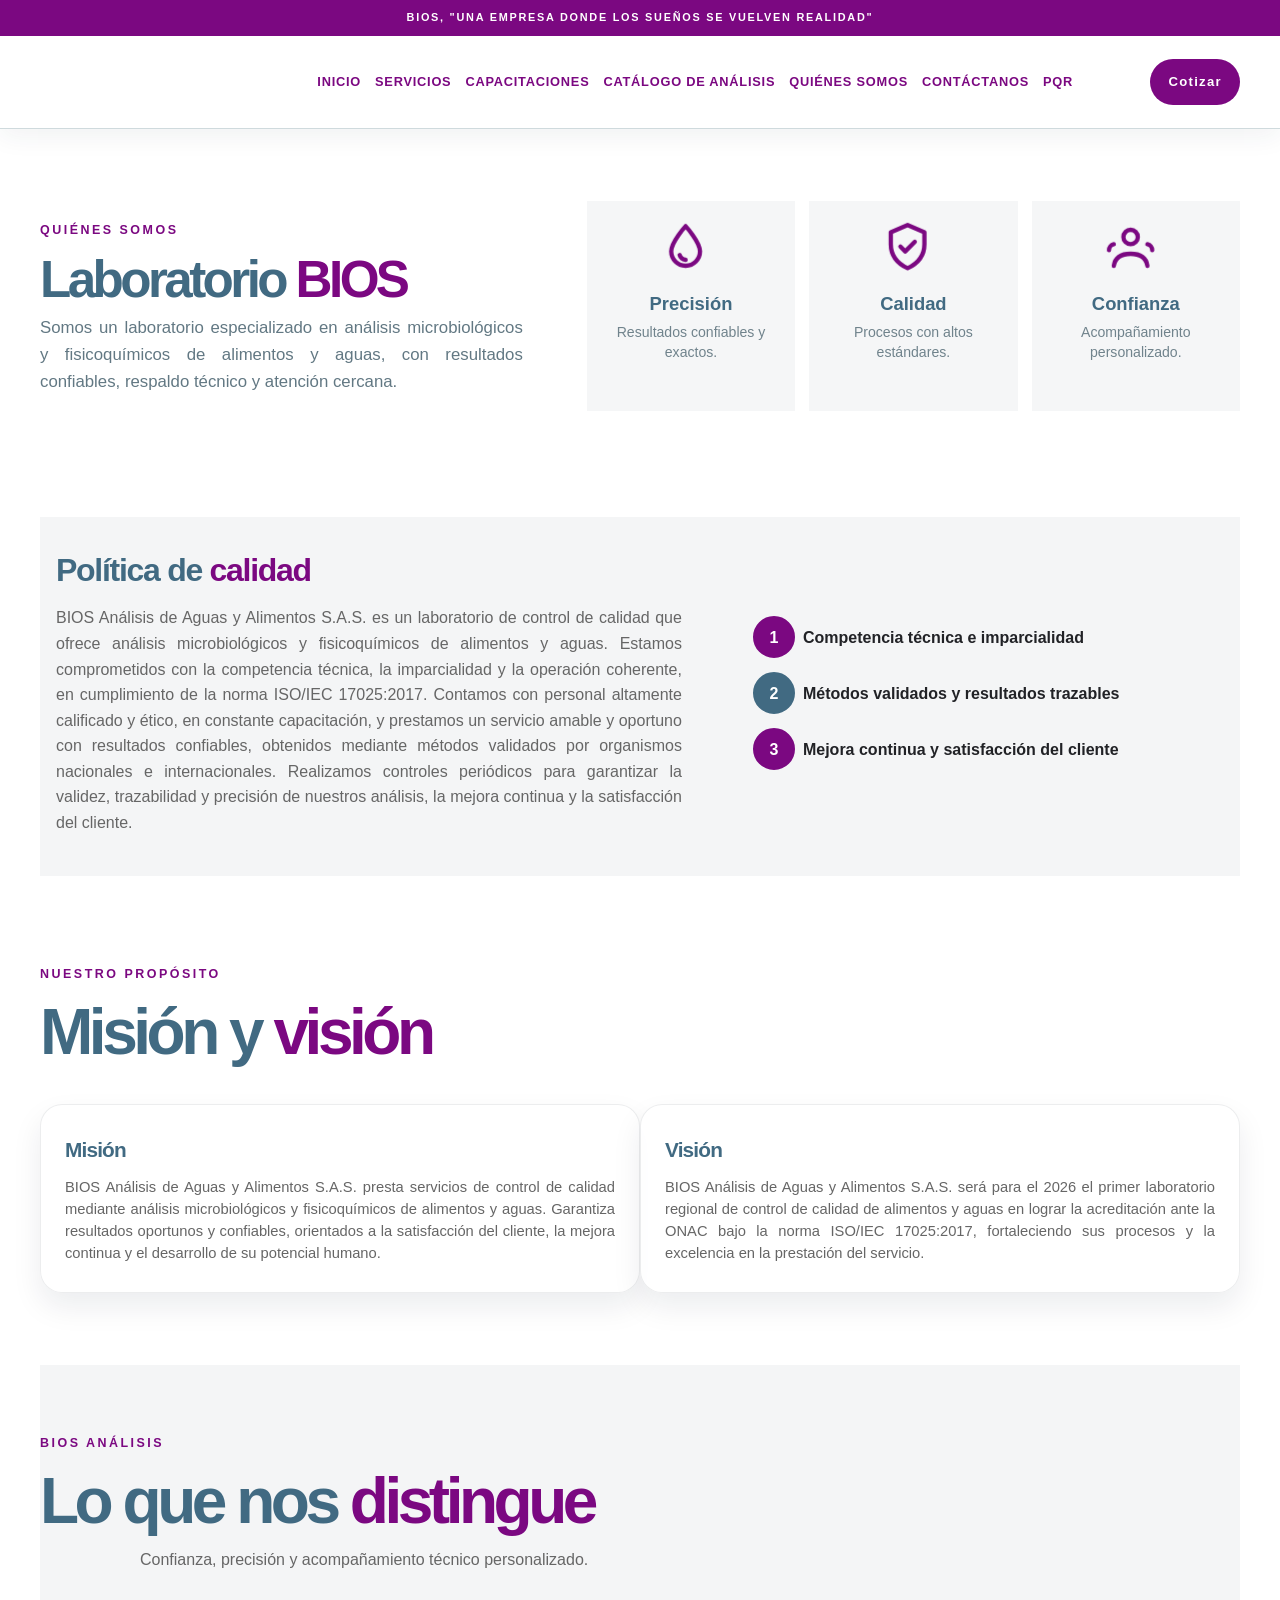
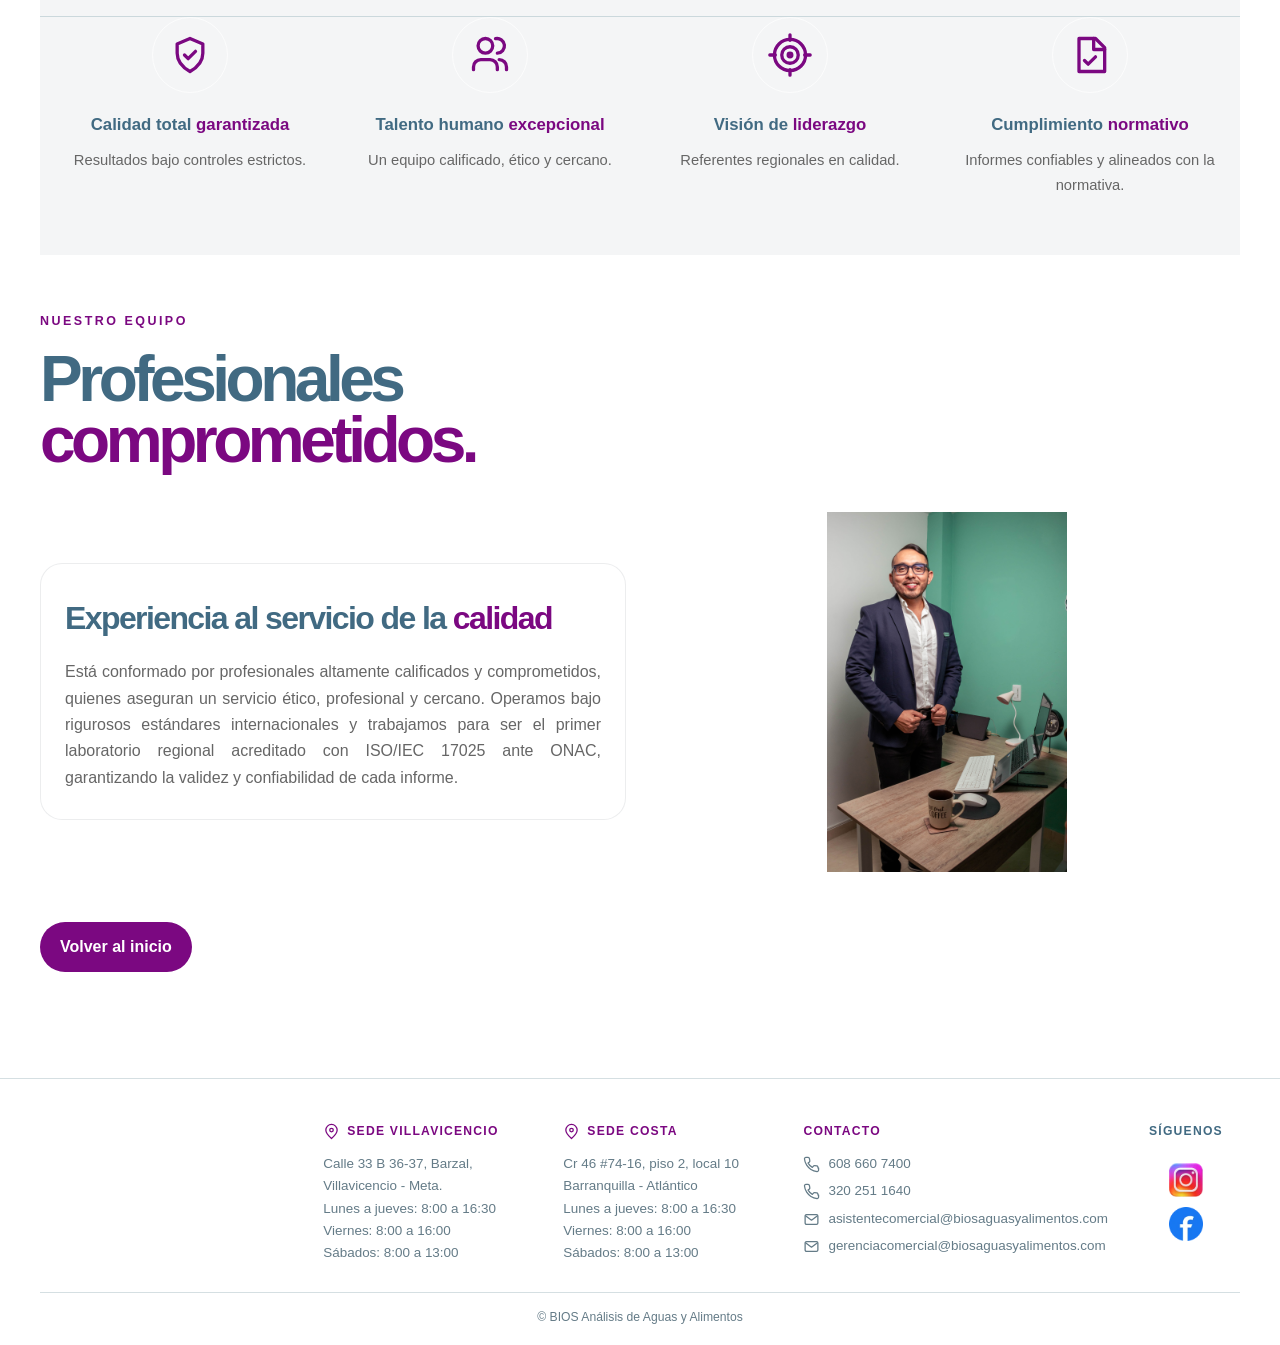
<file: nosotros.html>
<!DOCTYPE html>
<html lang="es">
<head>
  <meta charset="UTF-8" />
  <meta name="viewport" content="width=device-width, initial-scale=1.0" />
  <title>BIOS | Nosotros</title>
  <link rel="stylesheet" href="styles.css?v=20261005-menu-pqr3" />
  <style>
    .about-page { min-height: calc(100vh - 190px); padding: 0 0 20px; background: #fff; }
    .about-page > .container { padding-top: 0; padding-bottom: 56px; }
    .about-page__intro { max-width: 760px; margin: 0 auto 34px; text-align: center; color: var(--muted); }
    .about-page .about-box, .about-page .mv-card, .about-page .team-copy { background: rgba(255,255,255,.84); border: 1px solid rgba(20,30,45,.08); border-radius: 22px; padding: 28px 24px; box-shadow: 0 14px 30px rgba(19,31,45,.08); }
    .about-page .about-box { max-width: 980px; margin: 0 auto 24px; }
    .about-page .about-box h2 { margin-top: 0; color: var(--primary); }
    .about-page .about-box p, .about-page .mv-card p, .about-page .team-copy p { color: var(--muted); }
    .about-page .quality { margin: 32px 0; background: #f4f5f6 !important; color: var(--text); }
    .about-page .quality-wrap h3 { color: #416a82 !important; font-size: clamp(1.75rem, 3vw, 2rem); line-height: 1.2; }
    .about-page .quality-wrap p { color: var(--muted) !important; font-size: 1rem; line-height: 1.6; }
    .about-page .quality-panel { background: #fff; border-color: #e0e5eb; }
    .about-page .quality-list { color: var(--text); }
    .about-page .quality-panel { width: 100%; min-width: 0; padding: 0; background: transparent; border: 0; border-radius: 0; }
    .about-page .quality-list { width: min(100%, 430px); min-width: 0; margin-inline: auto; counter-reset: quality-point; justify-items: stretch; text-align: left; gap: 14px; font-size: 1rem; line-height: 1.6; }
    .about-page .quality-list li { counter-increment: quality-point; display: grid; grid-template-columns: 38px minmax(0, 1fr); align-items: center; gap: 12px; width: 100%; max-width: 100%; min-width: 0; margin: 0; text-align: left; font-size: inherit; line-height: inherit; }
    .about-page .quality-list li::before { content: counter(quality-point); display: grid; place-items: center; flex: 0 0 38px; width: 38px; height: 38px; margin: 0; border: 2px solid #7b0881; border-radius: 50%; background: #7b0881; color: #fff; font-size: 1rem; font-weight: 800; }
    .about-page .quality-list li:nth-child(2)::before { border-color: #416a82; background: #416a82; }
    .about-page .about-hero-card__features article > .bios-line-icon { margin: 0 auto 10px; transform: scale(1.4); transform-origin: center; }
    .about-page .about-hero-card__features h2,
    .about-page .about-hero-card__features p { text-align: center !important; }
    .about-page .mission-vision, .about-page .team { padding: 52px 0 20px; }
    .about-page .distinguishes { margin: 52px 0 0; background: #f4f5f6 !important; color: var(--text); }
    .about-page .distinguishes .section-head p,
    .about-page .distinguishes__grid p { color: var(--muted) !important; }
    .about-page .distinguishes .section-badge { background: transparent; color: #7b0881 !important; }
    .about-page .distinguishes__grid strong { color: #7b0881 !important; }
    .about-page .distinguishes__grid .distinguishes__icon { display: grid; place-items: center; width: 76px; height: 76px; margin: 0 auto 18px; }
    .about-page .distinguishes__grid .distinguishes__icon svg { width: 44px; height: 44px; }
    .about-page .distinguishes__grid article { text-align: center; }
    .about-page .distinguishes__grid h3 { margin-top: 0; text-align: center !important; }
    .about-page .distinguishes__grid p { text-align: center !important; }
    .about-page .team-copy { box-shadow: none; }
    .about-page .team-visual { min-height: 360px; }
    .about-page .team-slider__track { min-height: 360px; }
    .about-page__back { display: inline-flex; margin: 30px 0; padding: 12px 20px; border-radius: 999px; background: linear-gradient(135deg,var(--primary-2),var(--primary)); color: #fff; font-weight: 800; }
    .about-hero-card { display: grid; grid-template-columns: minmax(0,.85fr) minmax(0,1.15fr); gap: 54px; align-items: center; max-width: 1120px; margin: 0 auto 34px; padding: 56px 0; background: #fff; color: var(--text); border: 0; }
    .about-hero-card__copy h1 { margin: 12px 0 10px; color: #161b20; font-size: clamp(1.75rem,3vw,2.65rem); line-height: 1; white-space: nowrap; }
    .about-hero-card__copy h1 em { color: var(--primary); font-style: normal; }
    .about-hero-card__copy p { max-width: 480px; margin: 0; color: #627883; font-size: .9rem; line-height: 1.5; }
    .about-hero-card__features { display: grid; grid-template-columns: repeat(3,minmax(0,1fr)); gap: 10px; }
    .about-hero-card__features article { min-height: 150px; padding: 22px 16px; background: #f5f6f7; text-align: center; }
    .about-hero-card__features strong { display: block; color: var(--primary); font-size: 2rem; line-height: 1; }
    .about-hero-card__features h2 { margin: 14px 0 4px; color: #171c21; font-size: .95rem; }
    .about-hero-card__features p { margin: 0; color: #70838c; font-size: .72rem; line-height: 1.3; }
    .about-page .about-hero-card { max-width: 1240px; gap: 64px; padding: 72px 0; }
    .about-page .about-hero-card__copy h1 { font-size: clamp(2.2rem,4vw,3.4rem); }
    .about-page .about-hero-card__copy p { max-width: 560px; font-size: 1.05rem; line-height: 1.6; }
    .about-page .about-hero-card__features { gap: 14px; }
    .about-page .about-hero-card__features article { min-height: 210px; padding: 32px 18px; }
    .about-page .about-hero-card__features article > .bios-line-icon { transform: scale(1.8); margin-bottom: 18px; }
    .about-page .about-hero-card__features h2 { font-size: 1.15rem; }
    .about-page .about-hero-card__features p { font-size: .88rem; line-height: 1.4; }
    @media (max-width: 800px) { .about-hero-card { grid-template-columns: 1fr; gap: 34px; } }
    @media (max-width: 600px) { .about-hero-card__features { grid-template-columns: 1fr; } }
  </style>
</head>
<body>
  <!-- Quiénes somos: portada, política de calidad, misión/visión, diferenciales y equipo. -->
  <header class="site-header"><div class="top-banner">BIOS, "UNA EMPRESA DONDE LOS SUEÑOS SE VUELVEN REALIDAD"</div><div class="container nav"><a class="brand" href="index.html#inicio" aria-label="BIOS"><video class="site-logo" src="loguito.mp4" autoplay loop muted playsinline preload="auto" aria-label="BIOS Análisis de Aguas y Alimentos"></video></a><nav class="main-nav" aria-label="Navegación principal"><ul class="menu"><li><a href="index.html#inicio">Inicio</a></li><li><a href="services.html">Servicios</a></li><li><a href="capacitaciones.html">Capacitaciones</a></li><li><a href="catalogo-analisis.html">Catálogo de análisis</a></li><li><a href="nosotros.html" aria-current="page">Quiénes somos</a></li><li><a href="https://wa.me/573202511640?text=Hola%20BIOS%2C%20quiero%20informaci%C3%B3n%20sobre%20sus%20an%C3%A1lisis." target="_blank" rel="noopener">Contáctanos</a></li>
          <li><a href="pqr.html">PQR</a></li></ul></nav><div class="header-actions"><a class="header-phone" href="https://wa.me/573202511640?text=Hola%20BIOS%2C%20quiero%20informaci%C3%B3n%20sobre%20sus%20an%C3%A1lisis." target="_blank" rel="noopener">320 251 1640</a><a class="header-contact" href="cotizar.html">Cotizar</a></div><button class="menu-toggle" type="button" aria-label="Abrir menú" aria-expanded="false"><span></span><span></span><span></span></button></div></header>

  <!-- Contenido institucional: calidad, propósito, ventajas y presentación del equipo. -->
  <main class="about-page"><div class="container"><section class="about-hero-card"><div class="about-hero-card__copy"><span class="section-badge">Quiénes somos</span><h1>Laboratorio <em>BIOS</em></h1><p>Somos un laboratorio especializado en análisis microbiológicos y fisicoquímicos de alimentos y aguas, con resultados confiables, respaldo técnico y atención cercana.</p></div><div class="about-hero-card__features"><article><strong class="bios-line-icon bios-line-icon--drop" aria-hidden="true"></strong><h2>Precisión</h2><p>Resultados confiables y exactos.</p></article><article><strong class="bios-line-icon bios-line-icon--shield" aria-hidden="true"></strong><h2>Calidad</h2><p>Procesos con altos estándares.</p></article><article><strong class="bios-line-icon bios-line-icon--people" aria-hidden="true"></strong><h2>Confianza</h2><p>Acompañamiento personalizado.</p></article></div></section>
    <section class="quality"><div class="container quality-wrap"><div><h3>Política de calidad</h3><p>BIOS Análisis de Aguas y Alimentos S.A.S. es un laboratorio de control de calidad que ofrece análisis microbiológicos y fisicoquímicos de alimentos y aguas. Estamos comprometidos con la competencia técnica, la imparcialidad y la operación coherente, en cumplimiento de la norma ISO/IEC 17025:2017. Contamos con personal altamente calificado y ético, en constante capacitación, y prestamos un servicio amable y oportuno con resultados confiables, obtenidos mediante métodos validados por organismos nacionales e internacionales. Realizamos controles periódicos para garantizar la validez, trazabilidad y precisión de nuestros análisis, la mejora continua y la satisfacción del cliente.</p></div><div class="quality-panel"><ul class="quality-list"><li>Competencia técnica e imparcialidad</li><li>Métodos validados y resultados trazables</li><li>Mejora continua y satisfacción del cliente</li></ul></div></div></section>
    <section class="mission-vision"><div class="section-head"><span class="section-badge">Nuestro propósito</span><h2>Misión y visión</h2></div><div class="mv-grid"><article class="mv-card"><h3>Misión</h3><p>BIOS Análisis de Aguas y Alimentos S.A.S. presta servicios de control de calidad mediante análisis microbiológicos y fisicoquímicos de alimentos y aguas. Garantiza resultados oportunos y confiables, orientados a la satisfacción del cliente, la mejora continua y el desarrollo de su potencial humano.</p></article><article class="mv-card"><h3>Visión</h3><p>BIOS Análisis de Aguas y Alimentos S.A.S. será para el 2026 el primer laboratorio regional de control de calidad de alimentos y aguas en lograr la acreditación ante la ONAC bajo la norma ISO/IEC 17025:2017, fortaleciendo sus procesos y la excelencia en la prestación del servicio.</p></article></div></section>
    <section class="distinguishes"><div class="section-head"><span class="section-badge">BIOS Análisis</span><h2>Lo que nos distingue</h2><p>Confianza, precisión y acompañamiento técnico personalizado.</p></div><div class="distinguishes__grid"><article><strong class="distinguishes__icon"><svg viewBox="0 0 24 24" aria-hidden="true"><path d="M12 3 19 6v5c0 4.5-3 7.7-7 10-4-2.3-7-5.5-7-10V6l7-3Z"/><path d="m9 12 2 2 4-4"/></svg></strong><h3>Calidad total garantizada</h3><p>Resultados bajo controles estrictos.</p></article><article><strong class="distinguishes__icon"><svg viewBox="0 0 24 24" aria-hidden="true"><path d="M16 20v-1.5a4 4 0 0 0-4-4H7a4 4 0 0 0-4 4V20"/><circle cx="9.5" cy="7" r="4"/><path d="M16 11a4 4 0 1 0-1-7.9M17 14.5a4 4 0 0 1 4 4V20"/></svg></strong><h3>Talento humano excepcional</h3><p>Un equipo calificado, ético y cercano.</p></article><article><strong class="distinguishes__icon"><svg viewBox="0 0 24 24" aria-hidden="true"><circle cx="12" cy="12" r="8.5"/><circle cx="12" cy="12" r="4.5"/><circle cx="12" cy="12" r="1"/><path d="M12 1v3M23 12h-3M12 23v-3M1 12h3"/></svg></strong><h3>Visión de liderazgo</h3><p>Referentes regionales en calidad.</p></article><article><strong class="distinguishes__icon"><svg viewBox="0 0 24 24" aria-hidden="true"><path d="M6 3h9l5 5v13H6z"/><path d="M14 3v6h6M9 15l2 2 4-4"/></svg></strong><h3>Cumplimiento normativo</h3><p>Informes confiables y alineados con la normativa.</p></article></div></section>
    <section class="team"><div class="section-head"><span class="section-badge">Nuestro equipo</span><h2>Profesionales comprometidos.</h2></div><div class="team-grid"><div class="team-copy"><h3>Experiencia al servicio de la calidad</h3><p>Está conformado por profesionales altamente calificados y comprometidos, quienes aseguran un servicio ético, profesional y cercano. Operamos bajo rigurosos estándares internacionales y trabajamos para ser el primer laboratorio regional acreditado con ISO/IEC 17025 ante ONAC, garantizando la validez y confiabilidad de cada informe.</p></div><div class="team-visual"><div class="team-slider__track" data-curated-slides><img class="team-slider__image is-active" src="IMG_7177.jpg" alt="Equipo de BIOS trabajando" /><img class="team-slider__image" src="IMG_7186.webp" alt="Personal de BIOS en el laboratorio" /><img class="team-slider__image" src="IMG_7170.webp" alt="Instalaciones de BIOS" /><img class="team-slider__image" src="nueva2.jpg" alt="Personal de BIOS trabajando" /><img class="team-slider__image" src="IMG_7153.jpg" alt="Personal de BIOS realizando un análisis" /><img class="team-slider__image" src="d4cb3e2d-de51-416a-9eef-e53cda7818f0.webp" alt="Equipo de BIOS en el laboratorio" /><img class="team-slider__image" src="IMG_7166.jpg" alt="Personal de BIOS en el laboratorio" loading="lazy" /></div></div></div></section>
    <a class="about-page__back" href="index.html#inicio">Volver al inicio</a>
  </div></main>

  <footer class="bios-footer"><div class="container bios-footer__grid"><div class="bios-footer__brand"><video class="site-logo" data-lazy-video src="loguito.mp4" loop muted playsinline preload="none" aria-label="BIOS Análisis de Aguas y Alimentos"></video></div><section class="bios-footer__location" aria-label="Sede Villavicencio"><strong class="bios-footer__heading"><svg class="bios-footer__icon" viewBox="0 0 24 24" aria-hidden="true"><path d="M20 10c0 5-8 12-8 12S4 15 4 10a8 8 0 1 1 16 0Z"/><circle cx="12" cy="10" r="2.5"/></svg>Sede Villavicencio</strong><address>Calle 33 B 36-37, Barzal,<br />Villavicencio - Meta.<br /><span>Lunes a jueves: 8:00 a 16:30</span><br /><span>Viernes: 8:00 a 16:00</span><br /><span>Sábados: 8:00 a 13:00</span></address></section><section class="bios-footer__location" aria-label="Sede Costa"><strong class="bios-footer__heading"><svg class="bios-footer__icon" viewBox="0 0 24 24" aria-hidden="true"><path d="M20 10c0 5-8 12-8 12S4 15 4 10a8 8 0 1 1 16 0Z"/><circle cx="12" cy="10" r="2.5"/></svg>Sede Costa</strong><address>Cr 46 #74-16, piso 2, local 10<br />Barranquilla - Atlántico<br /><span>Lunes a jueves: 8:00 a 16:30</span><br /><span>Viernes: 8:00 a 16:00</span><br /><span>Sábados: 8:00 a 13:00</span></address></section><div class="bios-footer__contact"><strong>Contacto</strong><a href="tel:+576086607400"><svg class="bios-footer__icon" viewBox="0 0 24 24" aria-hidden="true"><path d="M22 16.9v3a2 2 0 0 1-2.2 2A19.8 19.8 0 0 1 11.2 19a19.4 19.4 0 0 1-6-6A19.8 19.8 0 0 1 2.1 4.2 2 2 0 0 1 4.1 2h3a2 2 0 0 1 2 1.7l.5 3a2 2 0 0 1-.6 1.7L7.2 10a16 16 0 0 0 6 6l1.6-1.8a2 2 0 0 1 1.7-.6l3 .5a2 2 0 0 1 1.5 2.8Z"/></svg>608 660 7400</a><a href="tel:+573202511640"><svg class="bios-footer__icon" viewBox="0 0 24 24" aria-hidden="true"><path d="M22 16.9v3a2 2 0 0 1-2.2 2A19.8 19.8 0 0 1 11.2 19a19.4 19.4 0 0 1-6-6A19.8 19.8 0 0 1 2.1 4.2 2 2 0 0 1 4.1 2h3a2 2 0 0 1 2 1.7l.5 3a2 2 0 0 1-.6 1.7L7.2 10a16 16 0 0 0 6 6l1.6-1.8a2 2 0 0 1 1.7-.6l3 .5a2 2 0 0 1 1.5 2.8Z"/></svg>320 251 1640</a><a href="mailto:asistentecomercial@biosaguasyalimentos.com"><svg class="bios-footer__icon" viewBox="0 0 24 24" aria-hidden="true"><rect x="3" y="5" width="18" height="14" rx="2"/><path d="m4 7 8 6 8-6"/></svg>asistentecomercial@biosaguasyalimentos.com</a><a href="mailto:gerenciacomercial@biosaguasyalimentos.com"><svg class="bios-footer__icon" viewBox="0 0 24 24" aria-hidden="true"><rect x="3" y="5" width="18" height="14" rx="2"/><path d="m4 7 8 6 8-6"/></svg>gerenciacomercial@biosaguasyalimentos.com</a></div><div class="bios-footer__social"><strong>Síguenos</strong><a href="https://www.instagram.com/bioslaboratorio" aria-label="Instagram BIOS"><img class="bios-footer__social-icon" src="instagram-icon.webp" alt="" width="38" height="38" /></a><a href="https://www.facebook.com/profile.php?id=61564469023274" aria-label="Facebook BIOS"><img class="bios-footer__social-icon" src="62c5f7a0-b74d-4b7d-8a29-12c43124af4a.webp" alt="" width="38" height="38" /></a></div></div><div class="bios-footer__legal">&#169; BIOS Análisis de Aguas y Alimentos</div></footer><script src="script.js?v=20261004-maint"></script>
</body>
</html>
</file>
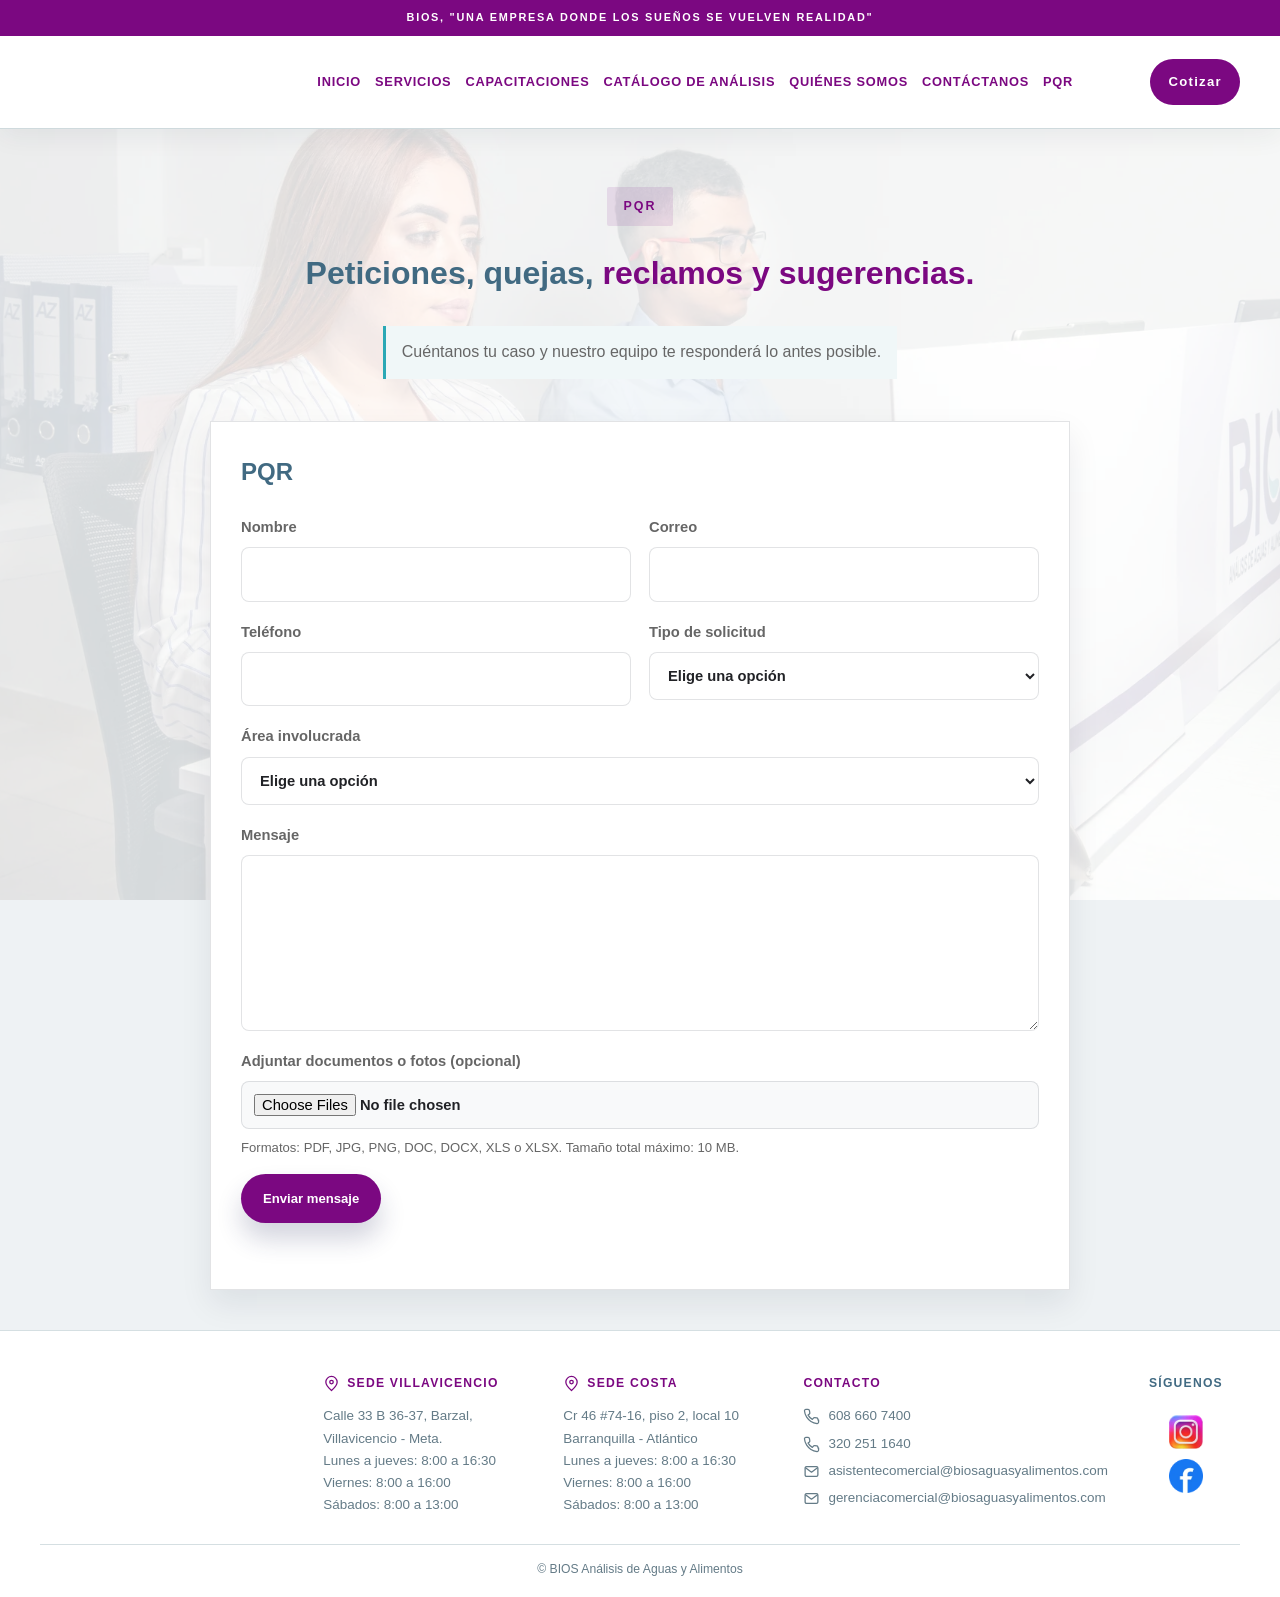
<file: pqr.html>
<!DOCTYPE html>
<html lang="es">
<head>
  <meta charset="UTF-8" />
  <meta name="viewport" content="width=device-width, initial-scale=1.0" />
  <title>BIOS | PQR</title>
  <link rel="stylesheet" href="styles.css?v=20261005-menu-pqr3" />
  <style>
    .quote-page { min-height: calc(100vh - 190px); padding: 58px 0 40px; background-color: rgba(238,242,244,.9); background-image: url("IMG_7186.webp"); background-position: center; background-size: cover; background-attachment: fixed; background-blend-mode: screen; }
    .quote-page__intro { max-width: 720px; margin: 0 auto 42px; text-align: center; color: var(--muted); }
    .quote-grid { display: grid; grid-template-columns: minmax(0, .8fr) minmax(0, 1.2fr); gap: 34px; align-items: start; }
    .quote-info, .quote-form { padding: 30px; background: #fff; border: 1px solid var(--line); box-shadow: 0 14px 30px rgba(19,31,45,.08); }
    .quote-info h2, .quote-form h2 { margin: 0 0 24px; color: #416a82; }
    .quote-info__item { padding: 20px 0; border-bottom: 1px solid var(--line); }
    .quote-info__item:last-child { border-bottom: 0; }
    .quote-info__item strong { display: block; margin-bottom: 7px; color: #7b0881; text-transform: uppercase; letter-spacing: .08em; font-size: .75rem; }
    .quote-info__item p, .quote-info__item a { margin: 0; color: var(--muted); line-height: 1.6; }
.quote-info__item p + p { margin-top: 10px; }
    .quote-form .field input, .quote-form .field textarea, .quote-form .field select { border-radius: 8px; }
    .quote-form .field select { min-height: 48px; border: 1px solid var(--line); padding: 12px 14px; background: #fff; color: var(--text); font: inherit; }
    .quote-form__hint { margin: -3px 0 0; color: var(--muted); font-size: .82rem; line-height: 1.5; text-align: left !important; }
    .quote-form__attachments { display: grid; gap: 12px; }
    .quote-form .field input[type="file"] { padding: 11px 12px; background: #f8f9fa; }
    .quote-form [hidden] { display: none !important; }
    .quote-map { margin-top: 34px; display: grid; grid-template-columns: repeat(2, minmax(0, 1fr)); gap: 24px; }
    .quote-map__item h3 { margin: 0 0 10px; color: #7b0881; font-size: 1.05rem; text-align: center; }
    @media (max-width: 760px) { .quote-map { grid-template-columns: 1fr; } }
    .quote-map iframe { display: block; width: 100%; min-height: 300px; border: 0; }
    .quote-back { display: inline-flex; margin-top: 32px; padding: 12px 20px; border-radius: 8px; background: #7b0881; color: #fff; font-weight: 800; }
    @media (max-width: 800px) { .quote-grid { grid-template-columns: 1fr; } .quote-info, .quote-form { padding: 24px; } }
    .quote-page .quote-page__intro { width: fit-content; max-width: 100%; margin-left: auto; margin-right: auto; padding: 14px 16px; border-left: 3px solid #2aa8b5; background: #f0f7f8; color: #666; line-height: 1.55; }
      .pqr-page .quote-grid { grid-template-columns: minmax(0, 860px); justify-content: center; }
    @media (max-width: 800px) { .pqr-page .quote-grid { grid-template-columns: minmax(0, 1fr); } .pqr-page .form-grid { grid-template-columns: minmax(0, 1fr); } .pqr-page .quote-form, .pqr-page .field { min-width: 0; } .pqr-page .field input, .pqr-page .field select, .pqr-page .field textarea { width: 100% !important; min-width: 0 !important; max-width: 100% !important; box-sizing: border-box !important; } }
  </style>
</head>
<body>
  <!-- PQR: formulario y pie de página. -->
  <header class="site-header">
    <div class="top-banner">BIOS, "UNA EMPRESA DONDE LOS SUEÑOS SE VUELVEN REALIDAD"</div>
    <div class="container nav">
      <a class="brand" href="index.html#inicio" aria-label="BIOS, análisis de aguas y alimentos"><video class="site-logo" src="loguito.mp4" autoplay loop muted playsinline preload="auto" aria-label="BIOS Análisis de Aguas y Alimentos"></video></a>
      <nav class="main-nav" aria-label="Navegación principal"><ul class="menu"><li><a href="index.html#inicio">Inicio</a></li><li><a href="services.html">Servicios</a></li><li><a href="capacitaciones.html">Capacitaciones</a></li><li><a href="catalogo-analisis.html">Catálogo de análisis</a></li><li><a href="nosotros.html">Quiénes somos</a></li><li><a href="https://wa.me/573202511640?text=Hola%20BIOS%2C%20quiero%20informaci%C3%B3n%20sobre%20sus%20an%C3%A1lisis." target="_blank" rel="noopener">Contáctanos</a></li>
          <li><a href="pqr.html">PQR</a></li></ul></nav>
      <div class="header-actions"><a class="header-phone" href="https://wa.me/573202511640?text=Hola%20BIOS%2C%20quiero%20informaci%C3%B3n%20sobre%20sus%20an%C3%A1lisis." target="_blank" rel="noopener">320 251 1640</a><a class="header-contact" href="cotizar.html">Cotizar</a></div>
      <button class="menu-toggle" type="button" aria-label="Abrir menú" aria-expanded="false"><span></span><span></span><span></span></button>
    </div>
  </header>

  <!-- Datos de BIOS y formulario de solicitud. -->
  <main class="quote-page pqr-page"><div class="container">
    <div class="section-head"><span class="section-badge">PQR</span><h1 style="color:#416a82">Peticiones, quejas, <em style="color:#7b0881;font-style:normal">reclamos y sugerencias.</em></h1></div>
    <p class="quote-page__intro">Cuéntanos tu caso y nuestro equipo te responderá lo antes posible.</p>
    <div class="quote-grid">
      <section class="quote-form"><h2>PQR</h2><form id="contactForm" action="https://formsubmit.co/alexjuniortrujillopardo@gmail.com" method="POST" enctype="multipart/form-data"><input type="hidden" name="_subject" value="Nueva PQR desde BIOS" /><input type="hidden" name="_template" value="table" /><input type="hidden" name="_captcha" value="true" /><input type="text" name="_honey" tabindex="-1" autocomplete="off" aria-hidden="true" class="form-honey" /><div class="form-grid">
        <label class="field">Nombre<input name="name" autocomplete="name" required /></label>
        <label class="field">Correo<input type="email" name="email" autocomplete="email" required /></label>
        <label class="field">Teléfono<input type="tel" name="phone" autocomplete="tel" required /></label>
        <label class="field">Tipo de solicitud<select name="request_type" required><option value="" selected disabled>Elige una opción</option><option>Felicitaciones</option><option>Quejas y reclamos</option><option>Solicitud Documental</option><option>Solicitud Técnica</option><option>Sugerencias</option></select></label>
        <label class="field full">Área involucrada<select name="area" required><option value="" selected disabled>Elige una opción</option><option>Calidad</option><option>Área comercial</option><option>Operaciones</option><option>Auxiliar toma de muestras</option><option>Analista de microbiología</option><option>Mantenimiento y metrología</option><option>Ingeniero Químico</option><option>Facturación</option><option>Contabilidad</option><option>Dirección técnica</option><option>Informes</option><option>Otro</option></select></label>
        <label class="field full">Mensaje<textarea name="message" rows="6" required></textarea></label>
        <div class="full quote-form__attachments"><label class="field">Adjuntar documentos o fotos (opcional)<input type="file" name="attachment" accept=".pdf,.jpg,.jpeg,.png,.doc,.docx,.xls,.xlsx" multiple aria-describedby="attachment-hint" /></label><p class="quote-form__hint" id="attachment-hint">Formatos: PDF, JPG, PNG, DOC, DOCX, XLS o XLSX. Tamaño total máximo: 10 MB.</p></div>
      </div><button class="pqr submit" type="submit">Enviar mensaje</button></form></section>
    </div>
  </main>

  <footer class="bios-footer"><div class="container bios-footer__grid"><div class="bios-footer__brand"><video class="site-logo" data-lazy-video src="loguito.mp4" loop muted playsinline preload="none" aria-label="BIOS Análisis de Aguas y Alimentos"></video></div><section class="bios-footer__location" aria-label="Sede Villavicencio"><strong class="bios-footer__heading"><svg class="bios-footer__icon" viewBox="0 0 24 24" aria-hidden="true"><path d="M20 10c0 5-8 12-8 12S4 15 4 10a8 8 0 1 1 16 0Z"/><circle cx="12" cy="10" r="2.5"/></svg>Sede Villavicencio</strong><address>Calle 33 B 36-37, Barzal,<br />Villavicencio - Meta.<br /><span>Lunes a jueves: 8:00 a 16:30</span><br /><span>Viernes: 8:00 a 16:00</span><br /><span>Sábados: 8:00 a 13:00</span></address></section><section class="bios-footer__location" aria-label="Sede Costa"><strong class="bios-footer__heading"><svg class="bios-footer__icon" viewBox="0 0 24 24" aria-hidden="true"><path d="M20 10c0 5-8 12-8 12S4 15 4 10a8 8 0 1 1 16 0Z"/><circle cx="12" cy="10" r="2.5"/></svg>Sede Costa</strong><address>Cr 46 #74-16, piso 2, local 10<br />Barranquilla - Atlántico<br /><span>Lunes a jueves: 8:00 a 16:30</span><br /><span>Viernes: 8:00 a 16:00</span><br /><span>Sábados: 8:00 a 13:00</span></address></section><div class="bios-footer__contact"><strong>Contacto</strong><a href="tel:+576086607400"><svg class="bios-footer__icon" viewBox="0 0 24 24" aria-hidden="true"><path d="M22 16.9v3a2 2 0 0 1-2.2 2A19.8 19.8 0 0 1 11.2 19a19.4 19.4 0 0 1-6-6A19.8 19.8 0 0 1 2.1 4.2 2 2 0 0 1 4.1 2h3a2 2 0 0 1 2 1.7l.5 3a2 2 0 0 1-.6 1.7L7.2 10a16 16 0 0 0 6 6l1.6-1.8a2 2 0 0 1 1.7-.6l3 .5a2 2 0 0 1 1.5 2.8Z"/></svg>608 660 7400</a><a href="tel:+573202511640"><svg class="bios-footer__icon" viewBox="0 0 24 24" aria-hidden="true"><path d="M22 16.9v3a2 2 0 0 1-2.2 2A19.8 19.8 0 0 1 11.2 19a19.4 19.4 0 0 1-6-6A19.8 19.8 0 0 1 2.1 4.2 2 2 0 0 1 4.1 2h3a2 2 0 0 1 2 1.7l.5 3a2 2 0 0 1-.6 1.7L7.2 10a16 16 0 0 0 6 6l1.6-1.8a2 2 0 0 1 1.7-.6l3 .5a2 2 0 0 1 1.5 2.8Z"/></svg>320 251 1640</a><a href="mailto:asistentecomercial@biosaguasyalimentos.com"><svg class="bios-footer__icon" viewBox="0 0 24 24" aria-hidden="true"><rect x="3" y="5" width="18" height="14" rx="2"/><path d="m4 7 8 6 8-6"/></svg>asistentecomercial@biosaguasyalimentos.com</a><a href="mailto:gerenciacomercial@biosaguasyalimentos.com"><svg class="bios-footer__icon" viewBox="0 0 24 24" aria-hidden="true"><rect x="3" y="5" width="18" height="14" rx="2"/><path d="m4 7 8 6 8-6"/></svg>gerenciacomercial@biosaguasyalimentos.com</a></div><div class="bios-footer__social"><strong>Síguenos</strong><a href="https://www.instagram.com/bioslaboratorio" aria-label="Instagram BIOS"><img class="bios-footer__social-icon" src="instagram-icon.webp" alt="" width="38" height="38" /></a><a href="https://www.facebook.com/profile.php?id=61564469023274" aria-label="Facebook BIOS"><img class="bios-footer__social-icon" src="62c5f7a0-b74d-4b7d-8a29-12c43124af4a.webp" alt="" width="38" height="38" /></a></div></div><div class="bios-footer__legal">&#169; BIOS Análisis de Aguas y Alimentos</div></footer>
  <script src="script.js?v=20261004-maint"></script>
</body>
</html>
</file>
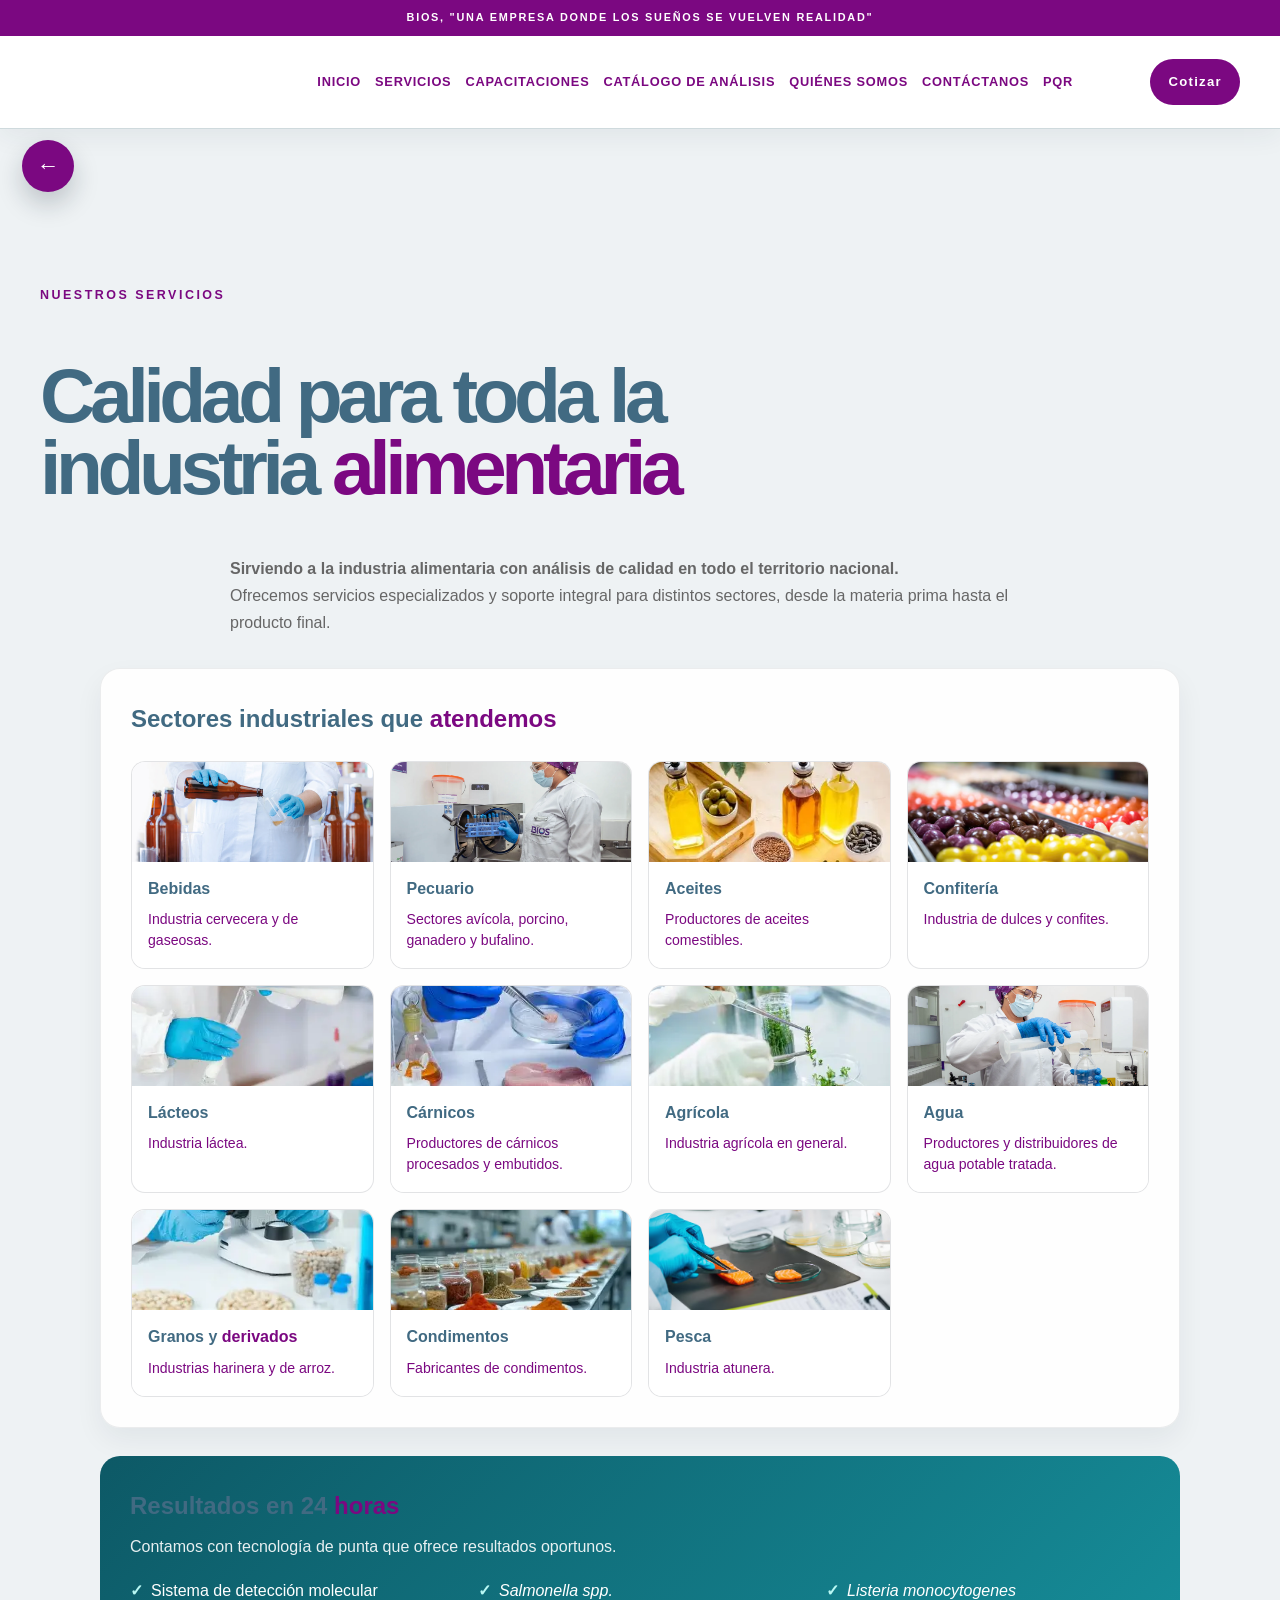
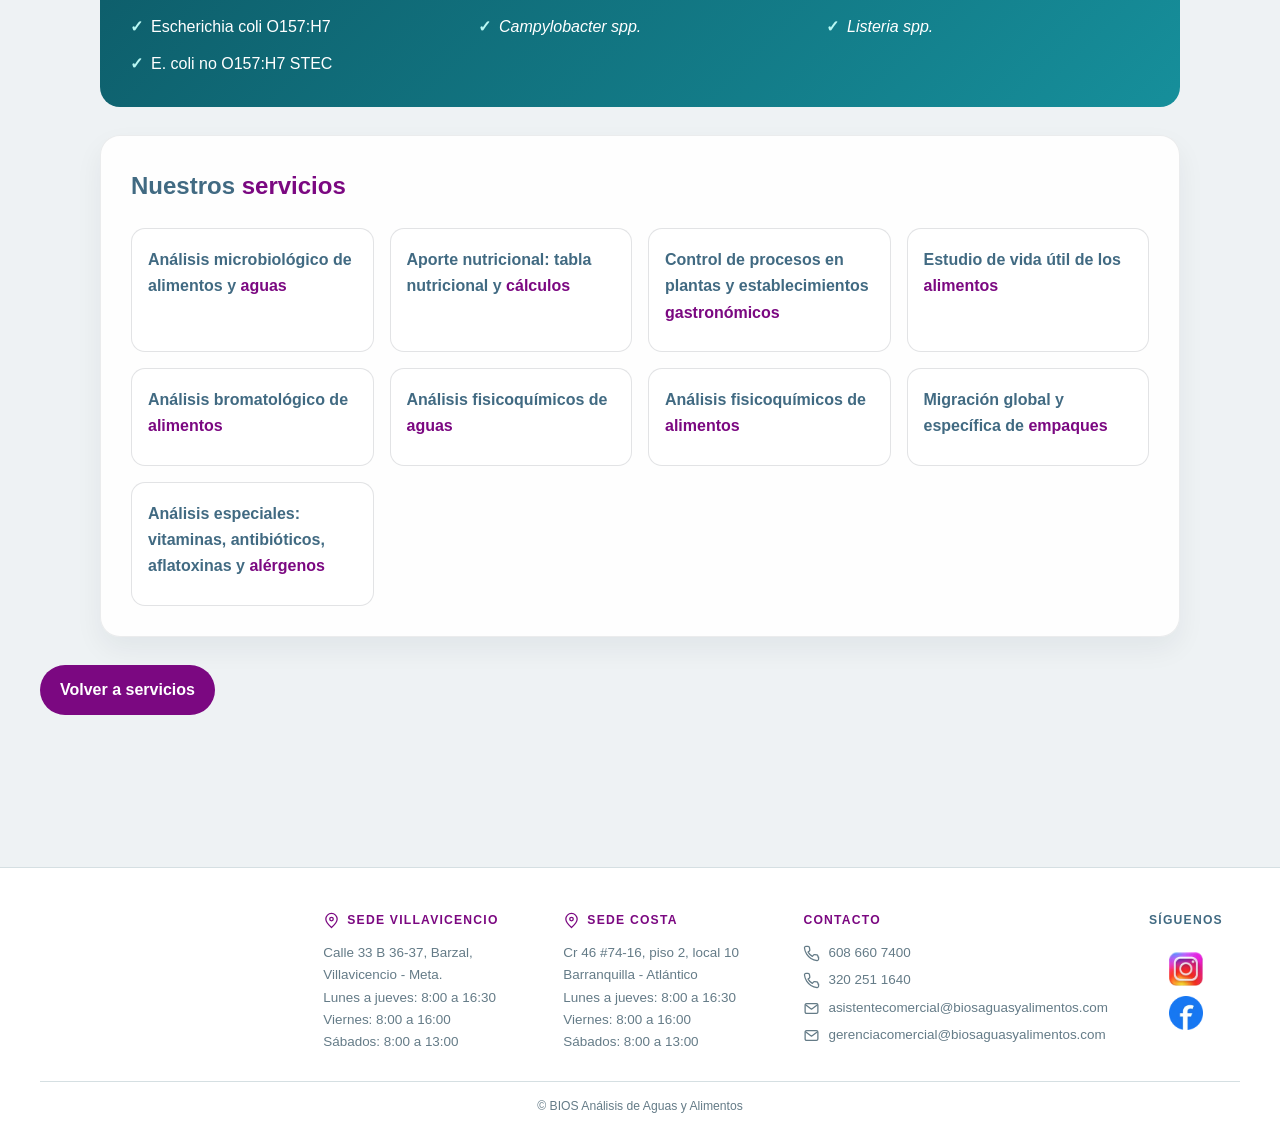
<file: services-generales.html>
<!DOCTYPE html>
<html lang="es">
<head>
  <meta charset="UTF-8" />
  <meta name="viewport" content="width=device-width, initial-scale=1.0" />
  <title>BIOS | Todos nuestros servicios</title>
  <link rel="stylesheet" href="styles.css?v=20261005-menu-pqr3" />
  <style>
    .general-page { min-height: calc(100vh - 190px); padding: 70px 0; }
    .general-page__intro { max-width: 820px; margin: 0 auto 32px; text-align: center; color: var(--muted); line-height: 1.7; }
    .general-block { max-width: 1080px; margin: 0 auto 28px; padding: 30px; border: 1px solid rgba(20,30,45,.08); border-radius: 20px; background: rgba(255,255,255,.9); box-shadow: 0 12px 28px rgba(19,31,45,.06); }
    .general-block h2 { margin: 0 0 22px; color: var(--primary); }
    .sector-grid, .catalog-grid { display: grid; grid-template-columns: repeat(4,minmax(0,1fr)); gap: 16px; }
    .catalog-item { padding: 18px 16px; border: 1px solid var(--line); border-radius: 14px; background: #fff; }
    .sector-card { display: flex; flex-direction: column; overflow: hidden; border: 1px solid var(--line); border-radius: 14px; background: #fff; }
    .sector-card__media { position: relative; height: 100px; overflow: hidden; background: #fff; }
    .sector-card__media img { width: 100%; height: 100%; object-fit: cover; display: block; opacity: 1; }
    .sector-card__media::after { display: none; content: none; }
    .sector-card__body { padding: 14px 16px 18px; background: #fff; }
    .sector-card h3, .catalog-item h3 { margin: 0 0 7px; color: #7b0881 !important; font-size: 1rem; }
    .sector-card p { margin: 0; color: #7b0881 !important; font-size: .88rem; line-height: 1.45; }
    .results-fast { max-width: 1080px; margin: 0 auto 28px; padding: 30px; border-radius: 20px; background: linear-gradient(135deg,#0d5966,#168f9b); color: #fff; }
    .results-fast h2 { margin: 0 0 8px; color: #fff !important; }
    .results-fast p { margin: 0 0 18px; color: rgba(255,255,255,.9); }
    .results-fast__list { display: grid; grid-template-columns: repeat(3,minmax(0,1fr)); gap: 10px 24px; margin: 0; padding: 0; list-style: none; }
    .results-fast__list li::before { content: "✓"; margin-right: 8px; color: #b9f8f4; font-weight: 900; }
    .general-page__back { display: inline-flex; padding: 12px 20px; border-radius: 999px; background: linear-gradient(135deg,var(--primary-2),var(--primary)); color: #fff; font-weight: 800; }
    @media (max-width: 900px) { .sector-grid, .catalog-grid, .results-fast__list { grid-template-columns: repeat(2,minmax(0,1fr)); } }
    @media (max-width: 600px) { .sector-grid, .catalog-grid, .results-fast__list { grid-template-columns: 1fr; } }
  </style>
</head>
<body>
  <!-- Vista general: sectores atendidos, resultados rápidos y catálogo de servicios. -->
  <a class="floating-back-btn" href="services.html" aria-label="Volver a servicios" title="Volver a servicios">&#8592;</a>
  <header class="site-header"><div class="top-banner">BIOS, "UNA EMPRESA DONDE LOS SUEÑOS SE VUELVEN REALIDAD"</div><div class="container nav"><a class="brand" href="index.html#inicio" aria-label="BIOS"><video class="site-logo" src="loguito.mp4" autoplay loop muted playsinline preload="auto" aria-label="BIOS Análisis de Aguas y Alimentos"></video></a><nav class="main-nav" aria-label="Navegación principal"><ul class="menu"><li><a href="index.html#inicio">Inicio</a></li><li><a href="services.html">Servicios</a></li><li><a href="capacitaciones.html">Capacitaciones</a></li><li><a href="catalogo-analisis.html">Catálogo de análisis</a></li><li><a href="nosotros.html">Quiénes somos</a></li><li><a href="https://wa.me/573202511640?text=Hola%20BIOS%2C%20quiero%20informaci%C3%B3n%20sobre%20sus%20an%C3%A1lisis." target="_blank" rel="noopener">Contáctanos</a></li>
          <li><a href="pqr.html">PQR</a></li></ul></nav><div class="header-actions"><a class="header-phone" href="https://wa.me/573202511640?text=Hola%20BIOS%2C%20quiero%20informaci%C3%B3n%20sobre%20sus%20an%C3%A1lisis." target="_blank" rel="noopener">320 251 1640</a><a class="header-contact" href="cotizar.html">Cotizar</a></div><button class="menu-toggle" type="button" aria-label="Abrir menú" aria-expanded="false"><span></span><span></span><span></span></button></div></header>
  <main class="general-page"><div class="container"><div class="section-head"><span class="section-badge">Nuestros servicios</span><h1>Calidad para toda la industria alimentaria</h1></div><p class="general-page__intro"><strong>Sirviendo a la industria alimentaria con análisis de calidad en todo el territorio nacional.</strong><br />Ofrecemos servicios especializados y soporte integral para distintos sectores, desde la materia prima hasta el producto final.</p>
    <section class="general-block"><h2>Sectores industriales que atendemos</h2><div class="sector-grid">
      <article class="sector-card"><div class="sector-card__media"><img src="bebida.webp" alt="Bebidas" loading="lazy" /></div><div class="sector-card__body"><h3>Bebidas</h3><p>Industria cervecera y de gaseosas.</p></div></article>
      <article class="sector-card"><div class="sector-card__media"><img src="IMG_7265.webp" alt="Pecuario" loading="lazy" /></div><div class="sector-card__body"><h3>Pecuario</h3><p>Sectores avícola, porcino, ganadero y bufalino.</p></div></article>
      <article class="sector-card"><div class="sector-card__media"><img src="aceite.webp" alt="Aceites" loading="lazy" /></div><div class="sector-card__body"><h3>Aceites</h3><p>Productores de aceites comestibles.</p></div></article>
      <article class="sector-card"><div class="sector-card__media"><img src="confiteria.avif" alt="Confitería" loading="lazy" /></div><div class="sector-card__body"><h3>Confitería</h3><p>Industria de dulces y confites.</p></div></article>
      <article class="sector-card"><div class="sector-card__media"><img src="lacteos.webp" alt="Lácteos" loading="lazy" /></div><div class="sector-card__body"><h3>Lácteos</h3><p>Industria láctea.</p></div></article>
      <article class="sector-card"><div class="sector-card__media"><img src="carnicos.webp" alt="Cárnicos" loading="lazy" /></div><div class="sector-card__body"><h3>Cárnicos</h3><p>Productores de cárnicos procesados y embutidos.</p></div></article>
      <article class="sector-card"><div class="sector-card__media"><img src="agricola.webp" alt="Agrícola" loading="lazy" /></div><div class="sector-card__body"><h3>Agrícola</h3><p>Industria agrícola en general.</p></div></article>
      <article class="sector-card"><div class="sector-card__media"><img src="IMG_7258.webp" alt="Agua" loading="lazy" /></div><div class="sector-card__body"><h3>Agua</h3><p>Productores y distribuidores de agua potable tratada.</p></div></article>
      <article class="sector-card"><div class="sector-card__media"><img src="granos.webp" alt="Granos y derivados" loading="lazy" style="object-position: bottom;" /></div><div class="sector-card__body"><h3>Granos y derivados</h3><p>Industrias harinera y de arroz.</p></div></article>
      <article class="sector-card"><div class="sector-card__media"><img src="condimentos.webp" alt="Condimentos" loading="lazy" /></div><div class="sector-card__body"><h3>Condimentos</h3><p>Fabricantes de condimentos.</p></div></article>

      <article class="sector-card"><div class="sector-card__media"><img src="pesca.avif" alt="Pesca" loading="lazy" /></div><div class="sector-card__body"><h3>Pesca</h3><p>Industria atunera.</p></div></article>
    </div></section>
    <section class="results-fast"><h2>Resultados en 24 horas</h2><p>Contamos con tecnología de punta que ofrece resultados oportunos.</p><ul class="results-fast__list"><li>Sistema de detección molecular</li><li><i>Salmonella spp.</i></li><li><i>Listeria monocytogenes</i></li><li>Escherichia coli O157:H7</li><li><i>Campylobacter spp.</i></li><li><i>Listeria spp.</i></li><li>E. coli no O157:H7 STEC</li></ul></section>
    <section class="general-block"><h2>Nuestros servicios</h2><div class="catalog-grid"><article class="catalog-item"><h3>Análisis microbiológico de alimentos y aguas</h3></article><article class="catalog-item"><h3>Aporte nutricional: tabla nutricional y cálculos</h3></article><article class="catalog-item"><h3>Control de procesos en plantas y establecimientos gastronómicos</h3></article><article class="catalog-item"><h3>Estudio de vida útil de los alimentos</h3></article><article class="catalog-item"><h3>Análisis bromatológico de alimentos</h3></article><article class="catalog-item"><h3>Análisis fisicoquímicos de aguas</h3></article><article class="catalog-item"><h3>Análisis fisicoquímicos de alimentos</h3></article><article class="catalog-item"><h3>Migración global y específica de empaques</h3></article><article class="catalog-item"><h3>Análisis especiales: vitaminas, antibióticos, aflatoxinas y alérgenos</h3></article></div></section><a class="general-page__back" href="services.html">Volver a servicios</a></div></main>
  <footer class="bios-footer"><div class="container bios-footer__grid"><div class="bios-footer__brand"><video class="site-logo" data-lazy-video src="loguito.mp4" loop muted playsinline preload="none" aria-label="BIOS Análisis de Aguas y Alimentos"></video></div><section class="bios-footer__location" aria-label="Sede Villavicencio"><strong class="bios-footer__heading"><svg class="bios-footer__icon" viewBox="0 0 24 24" aria-hidden="true"><path d="M20 10c0 5-8 12-8 12S4 15 4 10a8 8 0 1 1 16 0Z"/><circle cx="12" cy="10" r="2.5"/></svg>Sede Villavicencio</strong><address>Calle 33 B 36-37, Barzal,<br />Villavicencio - Meta.<br /><span>Lunes a jueves: 8:00 a 16:30</span><br /><span>Viernes: 8:00 a 16:00</span><br /><span>Sábados: 8:00 a 13:00</span></address></section><section class="bios-footer__location" aria-label="Sede Costa"><strong class="bios-footer__heading"><svg class="bios-footer__icon" viewBox="0 0 24 24" aria-hidden="true"><path d="M20 10c0 5-8 12-8 12S4 15 4 10a8 8 0 1 1 16 0Z"/><circle cx="12" cy="10" r="2.5"/></svg>Sede Costa</strong><address>Cr 46 #74-16, piso 2, local 10<br />Barranquilla - Atlántico<br /><span>Lunes a jueves: 8:00 a 16:30</span><br /><span>Viernes: 8:00 a 16:00</span><br /><span>Sábados: 8:00 a 13:00</span></address></section><div class="bios-footer__contact"><strong>Contacto</strong><a href="tel:+576086607400"><svg class="bios-footer__icon" viewBox="0 0 24 24" aria-hidden="true"><path d="M22 16.9v3a2 2 0 0 1-2.2 2A19.8 19.8 0 0 1 11.2 19a19.4 19.4 0 0 1-6-6A19.8 19.8 0 0 1 2.1 4.2 2 2 0 0 1 4.1 2h3a2 2 0 0 1 2 1.7l.5 3a2 2 0 0 1-.6 1.7L7.2 10a16 16 0 0 0 6 6l1.6-1.8a2 2 0 0 1 1.7-.6l3 .5a2 2 0 0 1 1.5 2.8Z"/></svg>608 660 7400</a><a href="tel:+573202511640"><svg class="bios-footer__icon" viewBox="0 0 24 24" aria-hidden="true"><path d="M22 16.9v3a2 2 0 0 1-2.2 2A19.8 19.8 0 0 1 11.2 19a19.4 19.4 0 0 1-6-6A19.8 19.8 0 0 1 2.1 4.2 2 2 0 0 1 4.1 2h3a2 2 0 0 1 2 1.7l.5 3a2 2 0 0 1-.6 1.7L7.2 10a16 16 0 0 0 6 6l1.6-1.8a2 2 0 0 1 1.7-.6l3 .5a2 2 0 0 1 1.5 2.8Z"/></svg>320 251 1640</a><a href="mailto:asistentecomercial@biosaguasyalimentos.com"><svg class="bios-footer__icon" viewBox="0 0 24 24" aria-hidden="true"><rect x="3" y="5" width="18" height="14" rx="2"/><path d="m4 7 8 6 8-6"/></svg>asistentecomercial@biosaguasyalimentos.com</a><a href="mailto:gerenciacomercial@biosaguasyalimentos.com"><svg class="bios-footer__icon" viewBox="0 0 24 24" aria-hidden="true"><rect x="3" y="5" width="18" height="14" rx="2"/><path d="m4 7 8 6 8-6"/></svg>gerenciacomercial@biosaguasyalimentos.com</a></div><div class="bios-footer__social"><strong>Síguenos</strong><a href="https://www.instagram.com/bioslaboratorio" aria-label="Instagram BIOS"><img class="bios-footer__social-icon" src="instagram-icon.webp" alt="" width="38" height="38" /></a><a href="https://www.facebook.com/profile.php?id=61564469023274" aria-label="Facebook BIOS"><img class="bios-footer__social-icon" src="62c5f7a0-b74d-4b7d-8a29-12c43124af4a.webp" alt="" width="38" height="38" /></a></div></div><div class="bios-footer__legal">&#169; BIOS Análisis de Aguas y Alimentos</div></footer><script src="script.js?v=20261004-maint"></script>
</body>
</html>
</file>
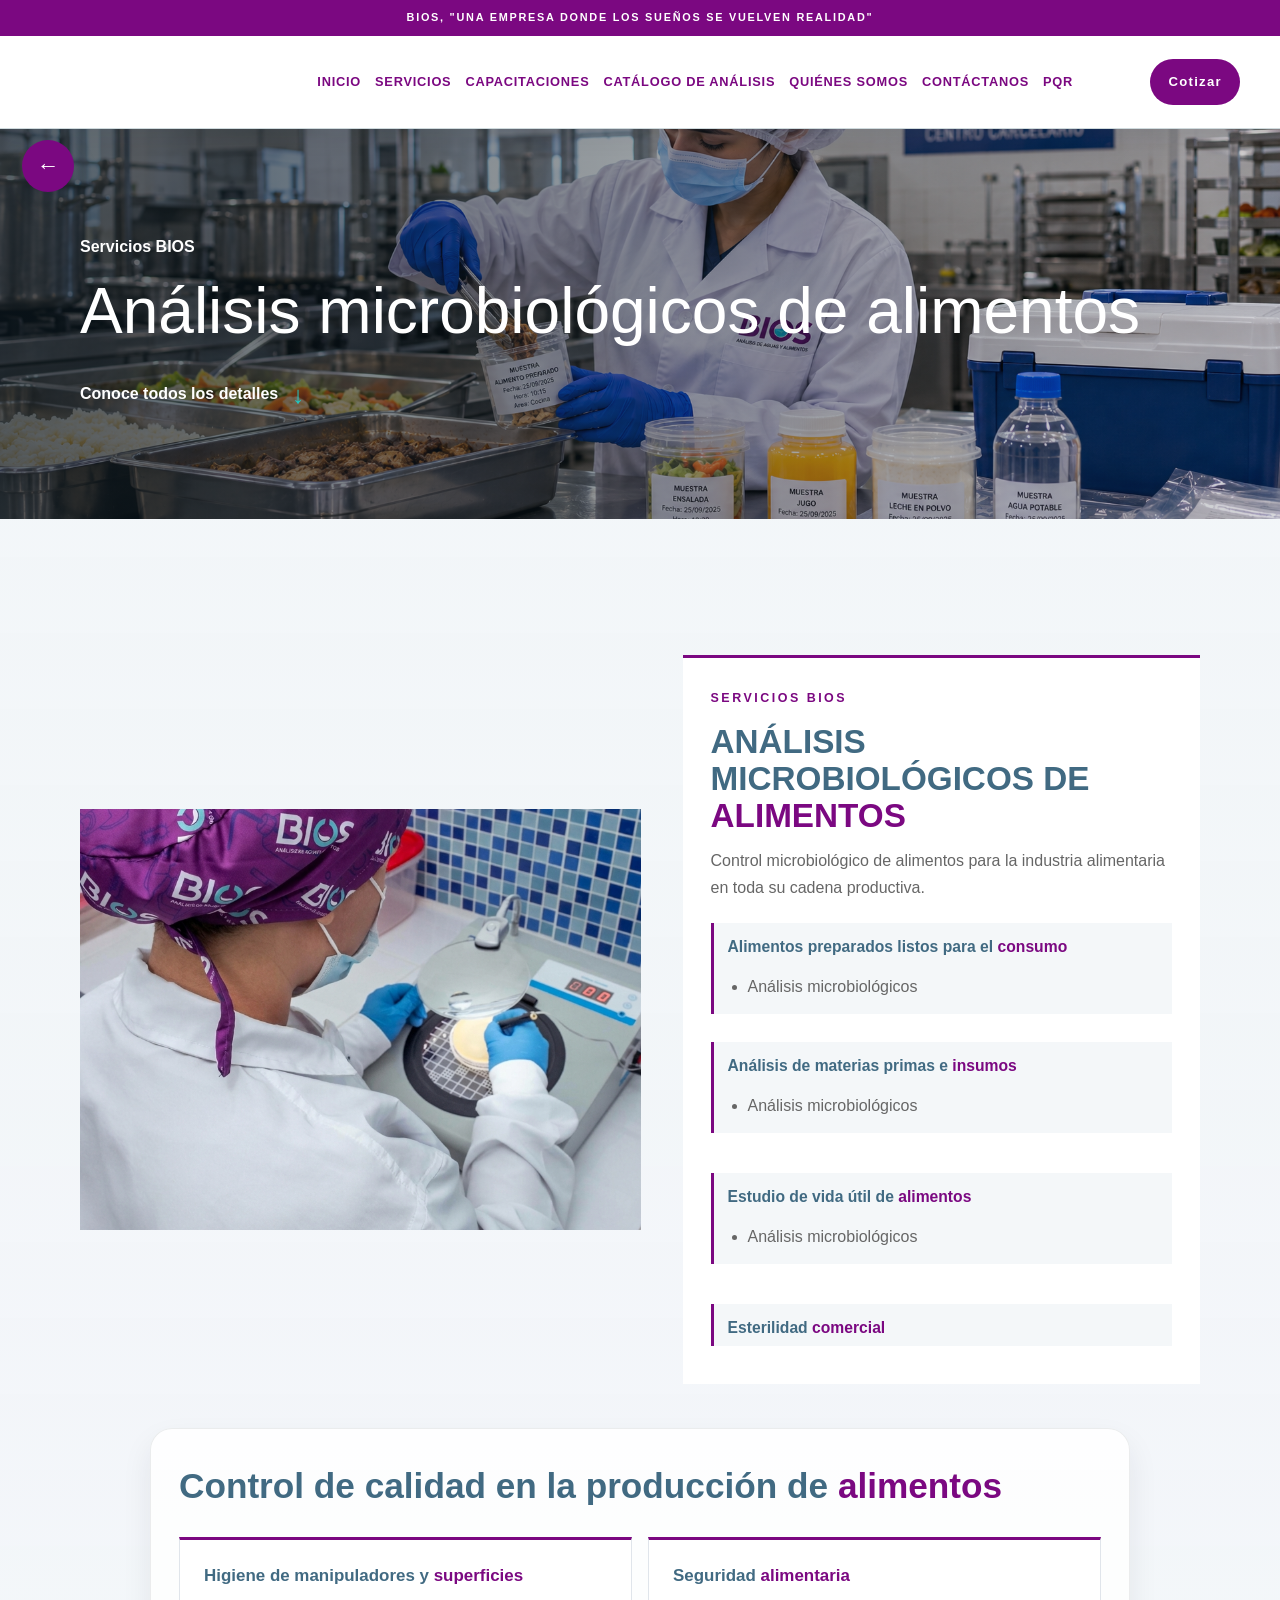
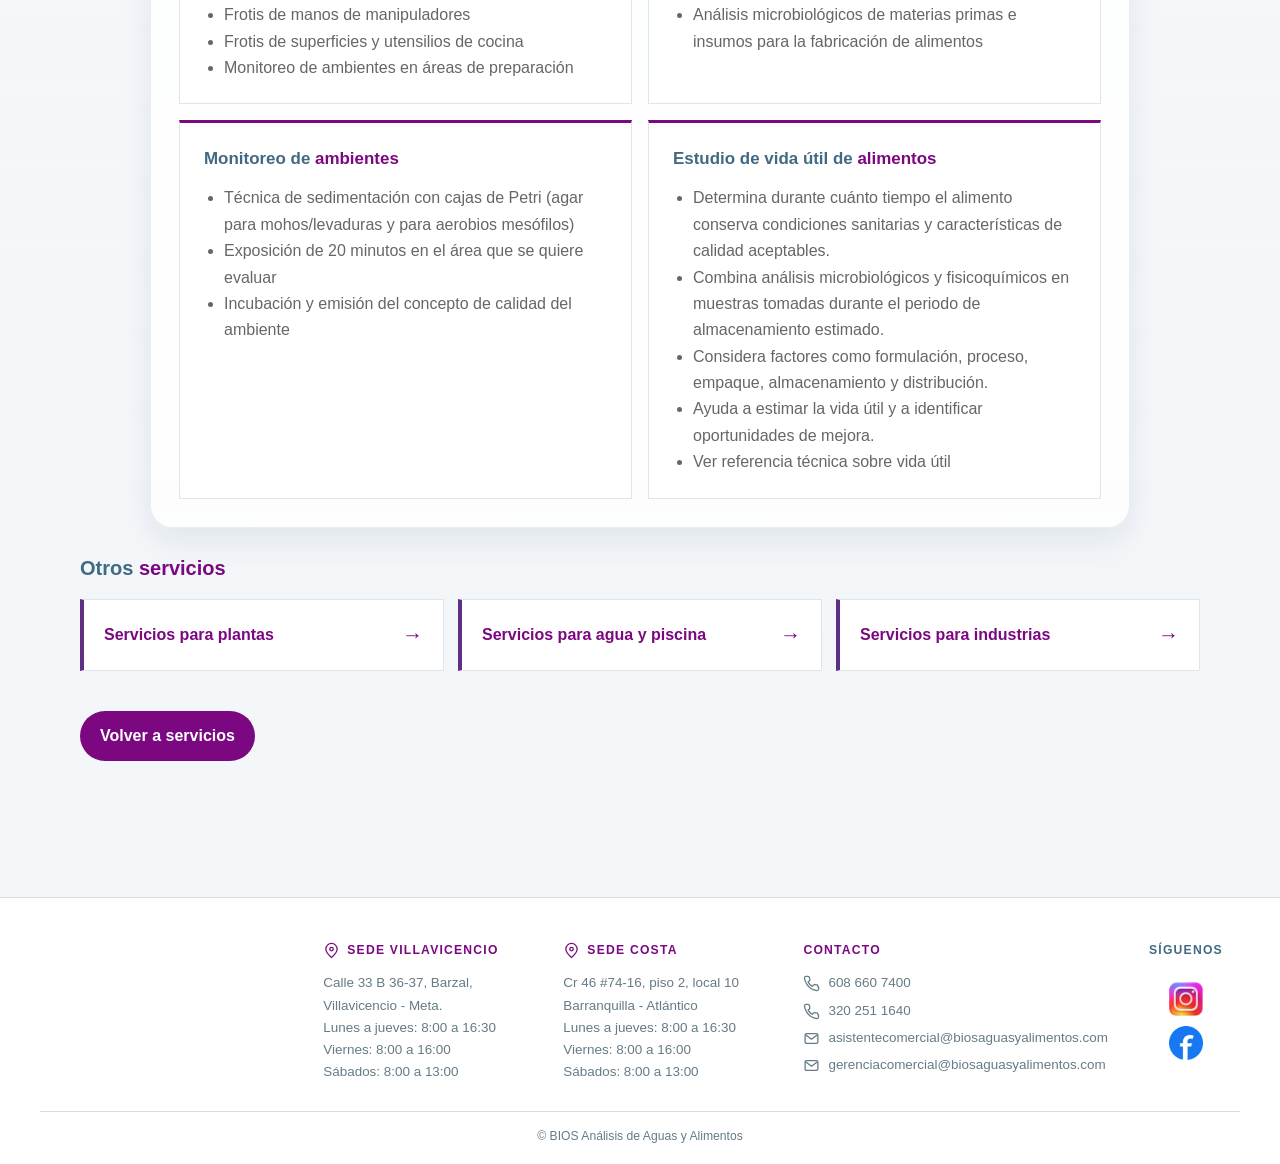
<file: services-para-centros.html>
<!DOCTYPE html>
<html lang="es">
<head>
  <meta charset="UTF-8" />
  <meta name="viewport" content="width=device-width, initial-scale=1.0" />
  <title>BIOS | Servicios para centros</title>
  <link rel="stylesheet" href="styles.css?v=20261005-menu-pqr3" />
  <style>
    .detail-page { min-height: calc(100vh - 190px); padding: 54px 0; background: #eef5f7; }
    .detail-page__intro { max-width: 760px; margin: 0 auto 30px; text-align: center; color: var(--muted); }
    .detail-page .service-detail { max-width: 980px; margin: 0 auto 24px; padding: 28px; border: 1px solid rgba(20,30,45,.08); border-radius: 22px; background: rgba(255,255,255,.88); box-shadow: 0 14px 30px rgba(19,31,45,.08); }
    .detail-page .service-detail h2 { margin: 0 0 22px; color: var(--primary); font-size: clamp(1.5rem,3vw,2.2rem); }
    .detail-page .service-detail__grid { display: grid; grid-template-columns: repeat(2,minmax(0,1fr)); gap: 20px; }
    .detail-page .service-detail h3 { margin: 0 0 8px; color: var(--primary-2); font-size: 1.08rem; }
    .detail-page .service-detail ul { margin: 0; padding-left: 20px; color: var(--muted); line-height: 1.7; }
    .detail-page .service-reference__content .service-detail__subcard { margin: 0 0 12px; padding: 0; border: 0; background: transparent; }
    .detail-page .service-reference__content .service-detail__subcard h4 { margin: 16px 0 0; padding: 11px 14px 5px; border-left: 3px solid var(--accent); background: #f4f7f9; color: var(--primary-2); font-size: .98rem; }
    .detail-page .service-reference__content .service-detail__subcard ul { margin: 0 0 12px; padding: 8px 16px 14px 34px; border-left: 3px solid var(--accent); background: #f4f7f9; color: var(--muted); line-height: 1.7; }
    .detail-page .service-reference__content .service-detail__subcards { display: grid; gap: 0; }
    .detail-page .service-reference__content .service-detail__subcards .service-detail__subcard { margin-top: 0; }
    .detail-page__back { display: inline-flex; margin-top: 10px; padding: 12px 20px; border-radius: 999px; background: linear-gradient(135deg,var(--primary-2),var(--primary)); color: #fff; font-weight: 800; }
    @media (max-width:700px) { .detail-page .service-detail__grid { grid-template-columns: 1fr; } }
  </style>
</head>
<body>
  <!-- Servicio para centros: hero, análisis de alimentos, controles de higiene y retorno al directorio. -->
  <a class="floating-back-btn" href="services.html" aria-label="Volver a servicios" title="Volver a servicios">&#8592;</a>
  <header class="site-header"><div class="top-banner">BIOS, "UNA EMPRESA DONDE LOS SUEÑOS SE VUELVEN REALIDAD"</div><div class="container nav"><a class="brand" href="index.html#inicio" aria-label="BIOS"><video class="site-logo" src="loguito.mp4" autoplay loop muted playsinline preload="auto" aria-label="BIOS Análisis de Aguas y Alimentos"></video></a><nav class="main-nav" aria-label="Navegación principal"><ul class="menu"><li><a href="index.html#inicio">Inicio</a></li><li><a href="services.html">Servicios</a></li><li><a href="capacitaciones.html">Capacitaciones</a></li><li><a href="catalogo-analisis.html">Catálogo de análisis</a></li><li><a href="nosotros.html">Quiénes somos</a></li><li><a href="https://wa.me/573202511640?text=Hola%20BIOS%2C%20quiero%20informaci%C3%B3n%20sobre%20sus%20an%C3%A1lisis." target="_blank" rel="noopener">Contáctanos</a></li>
          <li><a href="pqr.html">PQR</a></li></ul></nav><div class="header-actions"><a class="header-phone" href="https://wa.me/573202511640?text=Hola%20BIOS%2C%20quiero%20informaci%C3%B3n%20sobre%20sus%20an%C3%A1lisis." target="_blank" rel="noopener">320 251 1640</a><a class="header-contact" href="cotizar.html">Cotizar</a></div><button class="menu-toggle" type="button" aria-label="Abrir menú" aria-expanded="false"><span></span><span></span><span></span></button></div></header>
  <section class="centers-hero" aria-labelledby="centers-hero-title"><img class="centers-hero__image" src="centro2.png" alt="Análisis de muestras en un laboratorio" /><div class="centers-hero__shade"></div><div class="centers-hero__content"><p>Servicios BIOS</p><h1 id="centers-hero-title">Análisis microbiológicos de alimentos</h1><a href="#servicios-centros">Conoce todos los detalles <span aria-hidden="true">↓</span></a></div></section>
  <main class="detail-page detail-page--centers"><div class="container"><section class="service-reference-layout" id="servicios-centros"><div class="service-reference__panels"><div class="service-reference__panel service-reference__panel--top"><strong>ANÁLISIS MICROBIOLÓGICOS DE ALIMENTOS</strong><p>Control microbiológico y fisicoquímico.</p></div><div class="service-reference__panel service-reference__panel--bottom"><strong>SERVICIOS PARA CENTROS</strong><p>Alimentos preparados listos para el consumo.</p></div></div><img class="service-reference__image" src="22.jpg" alt="Personal trabajando en un laboratorio" /><div class="service-reference__content"><span class="section-badge">Servicios BIOS</span><h2>ANÁLISIS MICROBIOLÓGICOS DE ALIMENTOS</h2>  <p>Control microbiológico de alimentos para la industria alimentaria en toda su cadena productiva.</p><h4>Alimentos preparados listos para el consumo</h4><ul><li>Análisis microbiológicos</li></ul>  <div class="service-detail__subcards"><div class="service-detail__subcard"><h4>Análisis de materias primas e insumos</h4><ul><li>Análisis microbiológicos</li></ul></div><div class="service-detail__subcard"><h4>Estudio de vida útil de alimentos</h4><ul><li>Análisis microbiológicos</li></ul></div><div class="service-detail__subcard"><h4>Esterilidad comercial</h4></div></div></div></section><section class="service-detail service-detail--info"><h2>Control de calidad en la producción de alimentos</h2><div class="service-detail__grid"><div><h3>Higiene de manipuladores y superficies</h3><ul><li>Frotis de manos de manipuladores</li><li>Frotis de superficies y utensilios de cocina</li><li>Monitoreo de ambientes en áreas de preparación</li></ul></div><div><h3>Seguridad alimentaria</h3><ul><li>Análisis microbiológicos de materias primas e insumos para la fabricación de alimentos</li></ul></div><div><h3>Monitoreo de ambientes</h3><ul><li>Técnica de sedimentación con cajas de Petri (agar para mohos/levaduras y para aerobios mesófilos)</li><li>Exposición de 20 minutos en el área que se quiere evaluar</li><li>Incubación y emisión del concepto de calidad del ambiente</li></ul></div><div><h3>Estudio de vida útil de alimentos</h3><ul><li>Determina durante cuánto tiempo el alimento conserva condiciones sanitarias y características de calidad aceptables.</li><li>Combina análisis microbiológicos y fisicoquímicos en muestras tomadas durante el periodo de almacenamiento estimado.</li><li>Considera factores como formulación, proceso, empaque, almacenamiento y distribución.</li><li>Ayuda a estimar la vida útil y a identificar oportunidades de mejora.</li><li><a href="https://calidadmicrobiologica.com.co/analisis-microbiologico/alimentos/vida-util-de-alimentos" target="_blank" rel="noopener noreferrer">Ver referencia técnica sobre vida útil</a></li></ul></div></div></section><nav class="service-next" aria-label="Otros servicios"><h2>Otros servicios</h2><ul><li><a href="services-para-plantas.html">Servicios para plantas <span aria-hidden="true">&rarr;</span></a></li><li><a href="services-para-plantas-y-piscinas.html">Servicios para agua y piscina <span aria-hidden="true">→</span></a></li><li><a href="services-para-industriales.html">Servicios para industrias <span aria-hidden="true">&rarr;</span></a></li></ul></nav><a class="detail-page__back" href="services.html">Volver a servicios</a></div></main>
  <footer class="bios-footer"><div class="container bios-footer__grid"><div class="bios-footer__brand"><video class="site-logo" data-lazy-video src="loguito.mp4" loop muted playsinline preload="none" aria-label="BIOS Análisis de Aguas y Alimentos"></video></div><section class="bios-footer__location" aria-label="Sede Villavicencio"><strong class="bios-footer__heading"><svg class="bios-footer__icon" viewBox="0 0 24 24" aria-hidden="true"><path d="M20 10c0 5-8 12-8 12S4 15 4 10a8 8 0 1 1 16 0Z"/><circle cx="12" cy="10" r="2.5"/></svg>Sede Villavicencio</strong><address>Calle 33 B 36-37, Barzal,<br />Villavicencio - Meta.<br /><span>Lunes a jueves: 8:00 a 16:30</span><br /><span>Viernes: 8:00 a 16:00</span><br /><span>Sábados: 8:00 a 13:00</span></address></section><section class="bios-footer__location" aria-label="Sede Costa"><strong class="bios-footer__heading"><svg class="bios-footer__icon" viewBox="0 0 24 24" aria-hidden="true"><path d="M20 10c0 5-8 12-8 12S4 15 4 10a8 8 0 1 1 16 0Z"/><circle cx="12" cy="10" r="2.5"/></svg>Sede Costa</strong><address>Cr 46 #74-16, piso 2, local 10<br />Barranquilla - Atlántico<br /><span>Lunes a jueves: 8:00 a 16:30</span><br /><span>Viernes: 8:00 a 16:00</span><br /><span>Sábados: 8:00 a 13:00</span></address></section><div class="bios-footer__contact"><strong>Contacto</strong><a href="tel:+576086607400"><svg class="bios-footer__icon" viewBox="0 0 24 24" aria-hidden="true"><path d="M22 16.9v3a2 2 0 0 1-2.2 2A19.8 19.8 0 0 1 11.2 19a19.4 19.4 0 0 1-6-6A19.8 19.8 0 0 1 2.1 4.2 2 2 0 0 1 4.1 2h3a2 2 0 0 1 2 1.7l.5 3a2 2 0 0 1-.6 1.7L7.2 10a16 16 0 0 0 6 6l1.6-1.8a2 2 0 0 1 1.7-.6l3 .5a2 2 0 0 1 1.5 2.8Z"/></svg>608 660 7400</a><a href="tel:+573202511640"><svg class="bios-footer__icon" viewBox="0 0 24 24" aria-hidden="true"><path d="M22 16.9v3a2 2 0 0 1-2.2 2A19.8 19.8 0 0 1 11.2 19a19.4 19.4 0 0 1-6-6A19.8 19.8 0 0 1 2.1 4.2 2 2 0 0 1 4.1 2h3a2 2 0 0 1 2 1.7l.5 3a2 2 0 0 1-.6 1.7L7.2 10a16 16 0 0 0 6 6l1.6-1.8a2 2 0 0 1 1.7-.6l3 .5a2 2 0 0 1 1.5 2.8Z"/></svg>320 251 1640</a><a href="mailto:asistentecomercial@biosaguasyalimentos.com"><svg class="bios-footer__icon" viewBox="0 0 24 24" aria-hidden="true"><rect x="3" y="5" width="18" height="14" rx="2"/><path d="m4 7 8 6 8-6"/></svg>asistentecomercial@biosaguasyalimentos.com</a><a href="mailto:gerenciacomercial@biosaguasyalimentos.com"><svg class="bios-footer__icon" viewBox="0 0 24 24" aria-hidden="true"><rect x="3" y="5" width="18" height="14" rx="2"/><path d="m4 7 8 6 8-6"/></svg>gerenciacomercial@biosaguasyalimentos.com</a></div><div class="bios-footer__social"><strong>Síguenos</strong><a href="https://www.instagram.com/bioslaboratorio" aria-label="Instagram BIOS"><img class="bios-footer__social-icon" src="instagram-icon.webp" alt="" width="38" height="38" /></a><a href="https://www.facebook.com/profile.php?id=61564469023274" aria-label="Facebook BIOS"><img class="bios-footer__social-icon" src="62c5f7a0-b74d-4b7d-8a29-12c43124af4a.webp" alt="" width="38" height="38" /></a></div></div><div class="bios-footer__legal">&#169; BIOS Análisis de Aguas y Alimentos</div></footer><script src="script.js?v=20261004-maint"></script>
</body>
</html>
</file>
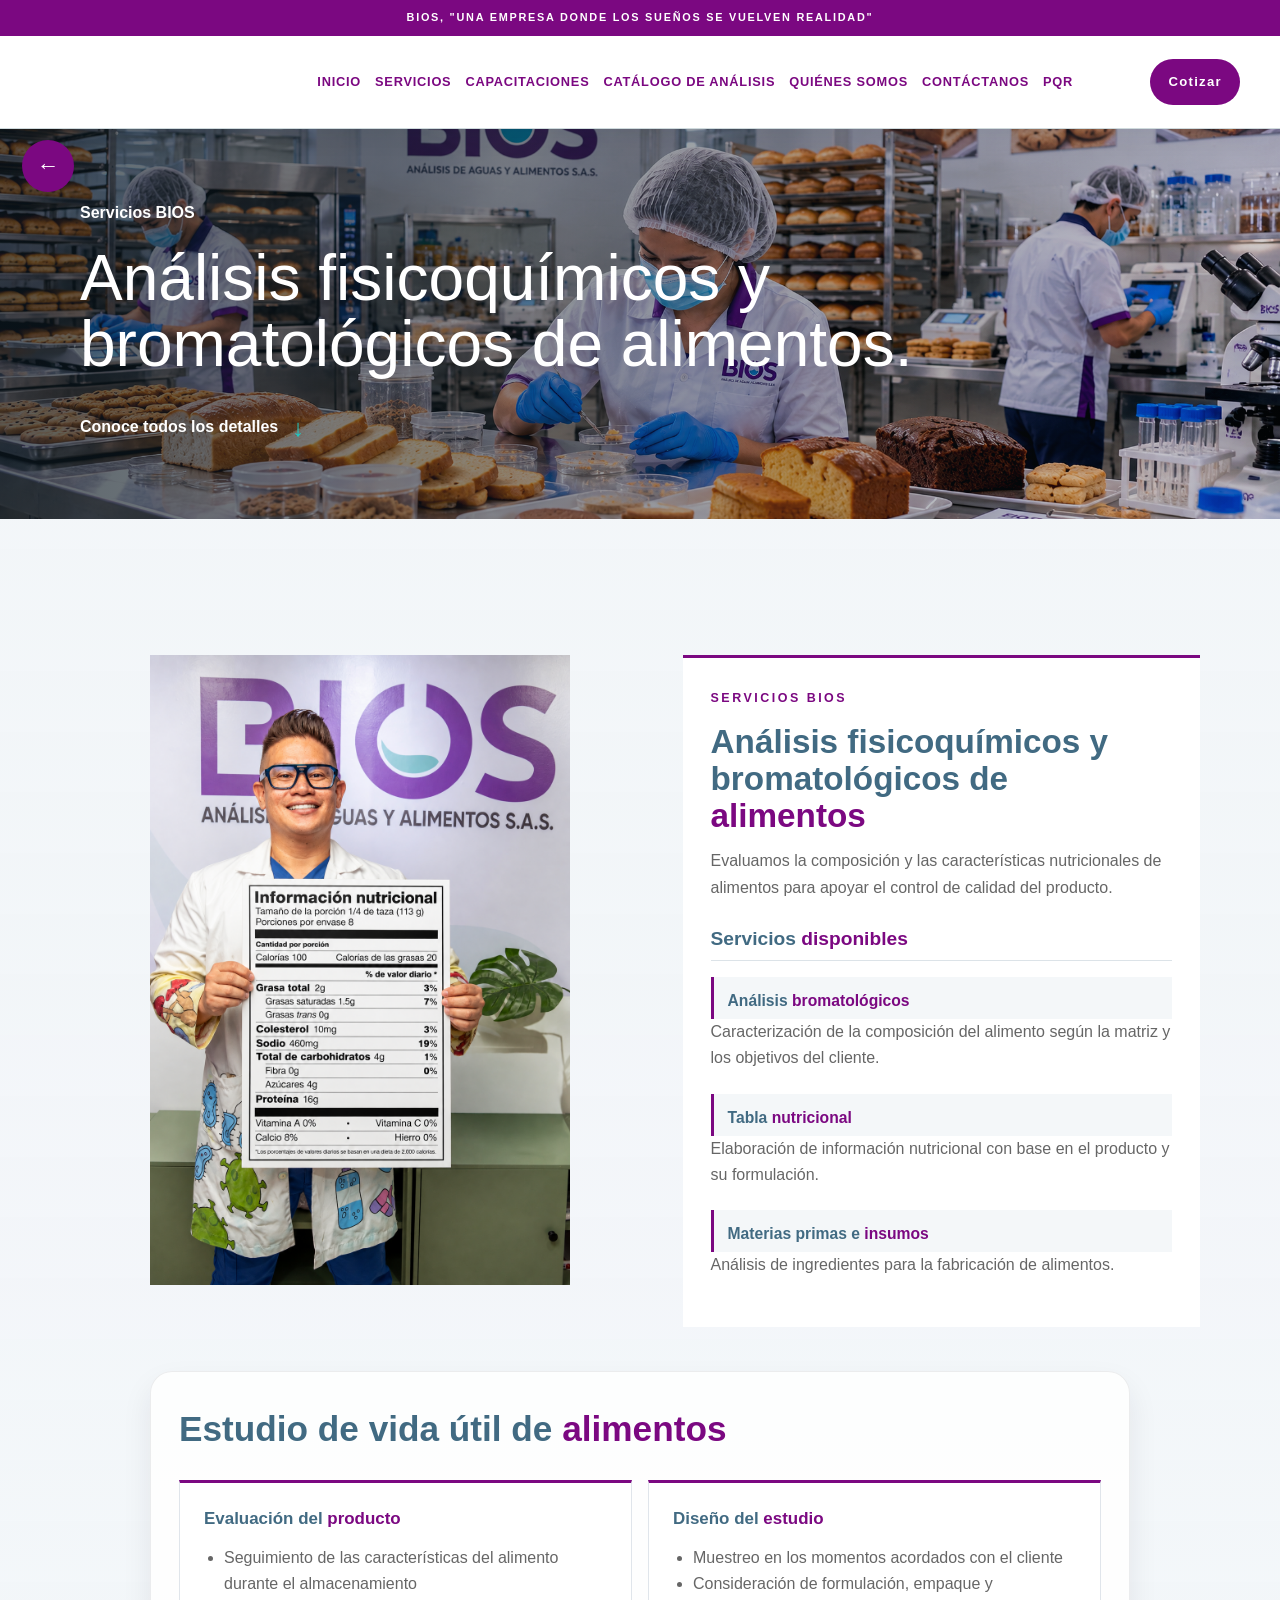
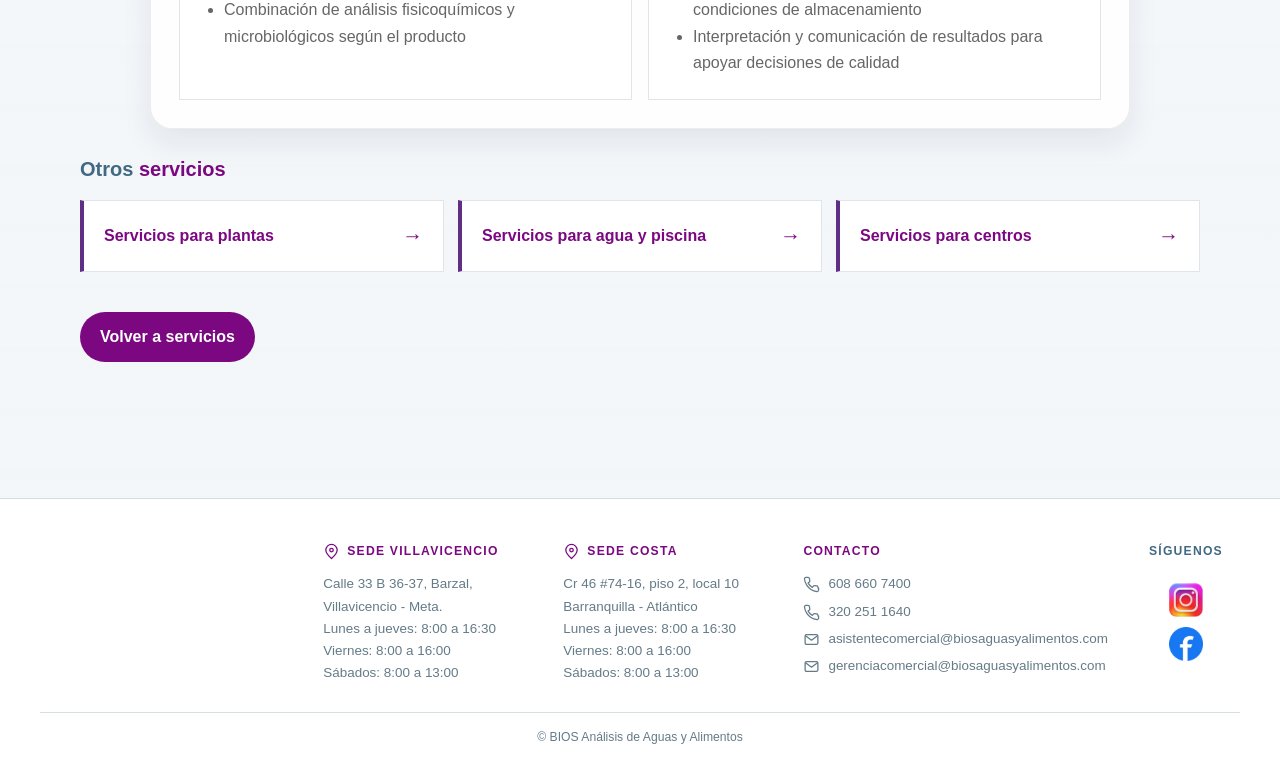
<file: services-para-industriales.html>
<!DOCTYPE html>
<html lang="es">
<head>
  <meta charset="UTF-8" />
  <meta name="viewport" content="width=device-width, initial-scale=1.0" />
  <title>BIOS | Análisis fisicoquímicos de alimentos: análisis bromatológicos y elaboración de tablas nutricionales.</title>
  <link rel="stylesheet" href="styles.css?v=20261005-menu-pqr3" />
  <style>
    .detail-page { min-height: calc(100vh - 190px); padding: 54px 0; background: #eef5f7; }
    .detail-page__intro { max-width: 760px; margin: 0 auto 30px; text-align: center; color: var(--muted); }
    .detail-page .service-detail { max-width: 980px; margin: 0 auto 24px; padding: 28px; border: 1px solid rgba(20,30,45,.08); border-radius: 22px; background: rgba(255,255,255,.88); box-shadow: 0 14px 30px rgba(19,31,45,.08); }
    .detail-page .service-detail h2 { margin: 0 0 22px; color: var(--primary); font-size: clamp(1.5rem,3vw,2.2rem); }
    .detail-page .service-detail__grid { display: grid; grid-template-columns: repeat(2,minmax(0,1fr)); gap: 20px; }
    .detail-page .service-detail h3 { margin: 0 0 8px; color: var(--primary-2); font-size: 1.08rem; }
    .detail-page .service-detail ul { margin: 0; padding-left: 20px; color: var(--muted); line-height: 1.7; }
    .detail-page__back { display: inline-flex; margin-top: 10px; padding: 12px 20px; border-radius: 999px; background: linear-gradient(135deg,var(--primary-2),var(--primary)); color: #fff; font-weight: 800; }
    .industrial-intro { max-width: 900px; margin: 0 auto 26px; padding: 26px 30px; border-left: 5px solid var(--accent); background: rgba(255,255,255,.86); color: var(--muted); line-height: 1.7; }
    .sector-grid, .catalog-grid { display: grid; grid-template-columns: repeat(4, minmax(0,1fr)); gap: 14px; }
    .sector-card, .catalog-item { padding: 20px 16px; border: 1px solid rgba(20,30,45,.08); border-radius: 14px; background: rgba(255,255,255,.9); text-align: center; }
    .sector-card__icon { display: grid; place-items: center; width: 48px; height: 48px; margin: 0 auto 12px; border: 2px solid var(--accent); border-radius: 50%; color: var(--primary); font-size: 1.35rem; font-weight: 900; }
    .sector-card h3, .catalog-item h3 { margin: 0 0 6px; color: var(--primary); font-size: 1rem; }
    .sector-card p { margin: 0; color: var(--muted); font-size: .86rem; line-height: 1.45; }
    .results-fast { margin: 28px auto; padding: 30px; border-radius: 18px; background: linear-gradient(135deg,#0d5966,#168f9b); color: #fff; }
    .results-fast h2 { margin: 0 0 8px; color: #fff; }
    .results-fast p { margin: 0 0 18px; color: rgba(255,255,255,.9); }
    .results-fast__list { display: grid; grid-template-columns: repeat(3, minmax(0,1fr)); gap: 10px 24px; margin: 0; padding: 0; list-style: none; }
    .results-fast__list li::before { content: "✓"; margin-right: 8px; color: #b9f8f4; font-weight: 900; }
    .catalog-item { text-align: left; }
    .catalog-item h3 { font-size: .96rem; }
    .catalog-item h3::before { content: "•"; margin-right: 8px; color: var(--accent); }
    .bakery-hero { display: grid; grid-template-columns: 1.05fr .95fr; gap: 26px; align-items: stretch; max-width: 980px; margin: 0 auto 28px; padding: 0; overflow: hidden; border-radius: 22px; background: rgba(255,255,255,.9); box-shadow: 0 14px 30px rgba(19,31,45,.08); }
    .bakery-hero__copy { padding: 34px; }
    .bakery-hero__copy h2 { margin: 0 0 12px; color: var(--primary); font-size: clamp(1.8rem, 4vw, 2.8rem); }
    .bakery-hero__copy p { margin: 0; color: var(--muted); line-height: 1.7; }
    .bakery-hero__image { width: 100%; height: 100%; min-height: 260px; object-fit: cover; }
    .bakery-card { max-width: 980px; margin: 0 auto 24px; padding: 28px; border: 1px solid rgba(20,30,45,.08); border-radius: 22px; background: rgba(255,255,255,.92); box-shadow: 0 14px 30px rgba(19,31,45,.08); }
    .bakery-card h2 { margin: 0 0 20px; color: var(--primary); }
    .bakery-grid { display: grid; grid-template-columns: repeat(2, minmax(0, 1fr)); gap: 20px; }
    .bakery-item { padding: 20px; border-left: 4px solid var(--accent); background: #f8fafc; }
    .bakery-item h3 { margin: 0 0 10px; color: var(--primary-2); }
    .bakery-item ul { margin: 0; padding-left: 20px; color: var(--muted); line-height: 1.7; }
    @media (max-width:700px) { .bakery-hero, .bakery-grid { grid-template-columns: 1fr; } .bakery-hero__copy { padding: 26px; } }
    @media (max-width:900px) { .sector-grid, .catalog-grid { grid-template-columns: repeat(2,minmax(0,1fr)); } .results-fast__list { grid-template-columns: repeat(2,minmax(0,1fr)); } }
    @media (max-width:600px) { .sector-grid, .catalog-grid, .results-fast__list { grid-template-columns: 1fr; } }
    @media (max-width:700px) { .detail-page .service-detail__grid { grid-template-columns: 1fr; } }
  </style>
</head>
<body>
  <!-- Análisis fisicoquímicos de alimentos: bromatología, tabla nutricional y vida útil. -->
  <a class="floating-back-btn" href="services.html" aria-label="Volver a servicios" title="Volver a servicios">&#8592;</a>
  <header class="site-header"><div class="top-banner">BIOS, "UNA EMPRESA DONDE LOS SUEÑOS SE VUELVEN REALIDAD"</div><div class="container nav"><a class="brand" href="index.html#inicio" aria-label="BIOS"><video class="site-logo" src="loguito.mp4" autoplay loop muted playsinline preload="auto" aria-label="BIOS Análisis de Aguas y Alimentos"></video></a><nav class="main-nav" aria-label="Navegación principal"><ul class="menu"><li><a href="index.html#inicio">Inicio</a></li><li><a href="services.html">Servicios</a></li><li><a href="capacitaciones.html">Capacitaciones</a></li><li><a href="catalogo-analisis.html">Catálogo de análisis</a></li><li><a href="nosotros.html">Quiénes somos</a></li><li><a href="https://wa.me/573202511640?text=Hola%20BIOS%2C%20quiero%20informaci%C3%B3n%20sobre%20sus%20an%C3%A1lisis." target="_blank" rel="noopener">Contáctanos</a></li>
          <li><a href="pqr.html">PQR</a></li></ul></nav><div class="header-actions"><a class="header-phone" href="https://wa.me/573202511640?text=Hola%20BIOS%2C%20quiero%20informaci%C3%B3n%20sobre%20sus%20an%C3%A1lisis." target="_blank" rel="noopener">320 251 1640</a><a class="header-contact" href="cotizar.html">Cotizar</a></div><button class="menu-toggle" type="button" aria-label="Abrir menú" aria-expanded="false"><span></span><span></span><span></span></button></div></header>
  <section class="service-page-hero service-page-hero--food"><img class="service-page-hero__image" src="pan2.png" alt="Análisis de alimentos en laboratorio" /><div class="service-page-hero__shade"></div><div class="service-page-hero__content"><p>Servicios BIOS</p><h1>Análisis fisicoquímicos y bromatológicos de alimentos.</h1><a href="#contenido-industria">Conoce todos los detalles <span aria-hidden="true">↓</span></a></div></section>
  <main class="detail-page detail-page--food" id="contenido-industria"><div class="container"><div class="service-reference-layout"><div class="service-reference__panels"><div class="service-reference__panel service-reference__panel--top"><strong>Análisis fisicoquímicos y bromatológicos de alimentos.</strong><p>Bromatología y tabla nutricional.</p></div><div class="service-reference__panel service-reference__panel--bottom"><strong>CALIDAD ALIMENTARIA</strong><p>Composición y valor nutricional.</p></div></div><img class="service-reference__image" src="nutricion.png" alt="Analista realizando pruebas microbiológicas de alimentos" /><div class="service-reference__content"><span class="section-badge">Servicios BIOS</span><h2>Análisis fisicoquímicos y bromatológicos de alimentos</h2><p>Evaluamos la composición y las características nutricionales de alimentos para apoyar el control de calidad del producto.</p><h3>Servicios disponibles</h3><h4>Análisis bromatológicos</h4><p>Caracterización de la composición del alimento según la matriz y los objetivos del cliente.</p><h4>Tabla nutricional</h4><p>Elaboración de información nutricional con base en el producto y su formulación.</p><h4>Materias primas e insumos</h4><p>Análisis de ingredientes para la fabricación de alimentos.</p></div></div><section class="service-detail service-detail--info"><h2>Estudio de vida útil de alimentos</h2><div class="service-detail__grid"><div><h3>Evaluación del producto</h3><ul><li>Seguimiento de las características del alimento durante el almacenamiento</li><li>Combinación de análisis fisicoquímicos y microbiológicos según el producto</li></ul></div><div><h3>Diseño del estudio</h3><ul><li>Muestreo en los momentos acordados con el cliente</li><li>Consideración de formulación, empaque y condiciones de almacenamiento</li><li>Interpretación y comunicación de resultados para apoyar decisiones de calidad</li></ul></div></div></section><nav class="service-next" aria-label="Otros servicios"><h2>Otros servicios</h2><ul><li><a href="services-para-plantas.html">Servicios para plantas <span aria-hidden="true">&rarr;</span></a></li><li><a href="services-para-plantas-y-piscinas.html">Servicios para agua y piscina <span aria-hidden="true">→</span></a></li><li><a href="services-para-centros.html">Servicios para centros <span aria-hidden="true">&rarr;</span></a></li></ul></nav><a class="detail-page__back" href="services.html">Volver a servicios</a></div></main>
  <footer class="bios-footer"><div class="container bios-footer__grid"><div class="bios-footer__brand"><video class="site-logo" data-lazy-video src="loguito.mp4" loop muted playsinline preload="none" aria-label="BIOS Análisis de Aguas y Alimentos"></video></div><section class="bios-footer__location" aria-label="Sede Villavicencio"><strong class="bios-footer__heading"><svg class="bios-footer__icon" viewBox="0 0 24 24" aria-hidden="true"><path d="M20 10c0 5-8 12-8 12S4 15 4 10a8 8 0 1 1 16 0Z"/><circle cx="12" cy="10" r="2.5"/></svg>Sede Villavicencio</strong><address>Calle 33 B 36-37, Barzal,<br />Villavicencio - Meta.<br /><span>Lunes a jueves: 8:00 a 16:30</span><br /><span>Viernes: 8:00 a 16:00</span><br /><span>Sábados: 8:00 a 13:00</span></address></section><section class="bios-footer__location" aria-label="Sede Costa"><strong class="bios-footer__heading"><svg class="bios-footer__icon" viewBox="0 0 24 24" aria-hidden="true"><path d="M20 10c0 5-8 12-8 12S4 15 4 10a8 8 0 1 1 16 0Z"/><circle cx="12" cy="10" r="2.5"/></svg>Sede Costa</strong><address>Cr 46 #74-16, piso 2, local 10<br />Barranquilla - Atlántico<br /><span>Lunes a jueves: 8:00 a 16:30</span><br /><span>Viernes: 8:00 a 16:00</span><br /><span>Sábados: 8:00 a 13:00</span></address></section><div class="bios-footer__contact"><strong>Contacto</strong><a href="tel:+576086607400"><svg class="bios-footer__icon" viewBox="0 0 24 24" aria-hidden="true"><path d="M22 16.9v3a2 2 0 0 1-2.2 2A19.8 19.8 0 0 1 11.2 19a19.4 19.4 0 0 1-6-6A19.8 19.8 0 0 1 2.1 4.2 2 2 0 0 1 4.1 2h3a2 2 0 0 1 2 1.7l.5 3a2 2 0 0 1-.6 1.7L7.2 10a16 16 0 0 0 6 6l1.6-1.8a2 2 0 0 1 1.7-.6l3 .5a2 2 0 0 1 1.5 2.8Z"/></svg>608 660 7400</a><a href="tel:+573202511640"><svg class="bios-footer__icon" viewBox="0 0 24 24" aria-hidden="true"><path d="M22 16.9v3a2 2 0 0 1-2.2 2A19.8 19.8 0 0 1 11.2 19a19.4 19.4 0 0 1-6-6A19.8 19.8 0 0 1 2.1 4.2 2 2 0 0 1 4.1 2h3a2 2 0 0 1 2 1.7l.5 3a2 2 0 0 1-.6 1.7L7.2 10a16 16 0 0 0 6 6l1.6-1.8a2 2 0 0 1 1.7-.6l3 .5a2 2 0 0 1 1.5 2.8Z"/></svg>320 251 1640</a><a href="mailto:asistentecomercial@biosaguasyalimentos.com"><svg class="bios-footer__icon" viewBox="0 0 24 24" aria-hidden="true"><rect x="3" y="5" width="18" height="14" rx="2"/><path d="m4 7 8 6 8-6"/></svg>asistentecomercial@biosaguasyalimentos.com</a><a href="mailto:gerenciacomercial@biosaguasyalimentos.com"><svg class="bios-footer__icon" viewBox="0 0 24 24" aria-hidden="true"><rect x="3" y="5" width="18" height="14" rx="2"/><path d="m4 7 8 6 8-6"/></svg>gerenciacomercial@biosaguasyalimentos.com</a></div><div class="bios-footer__social"><strong>Síguenos</strong><a href="https://www.instagram.com/bioslaboratorio" aria-label="Instagram BIOS"><img class="bios-footer__social-icon" src="instagram-icon.webp" alt="" width="38" height="38" /></a><a href="https://www.facebook.com/profile.php?id=61564469023274" aria-label="Facebook BIOS"><img class="bios-footer__social-icon" src="62c5f7a0-b74d-4b7d-8a29-12c43124af4a.webp" alt="" width="38" height="38" /></a></div></div><div class="bios-footer__legal">&#169; BIOS Análisis de Aguas y Alimentos</div></footer><script src="script.js?v=20261004-maint"></script>
</body>
</html>
</file>
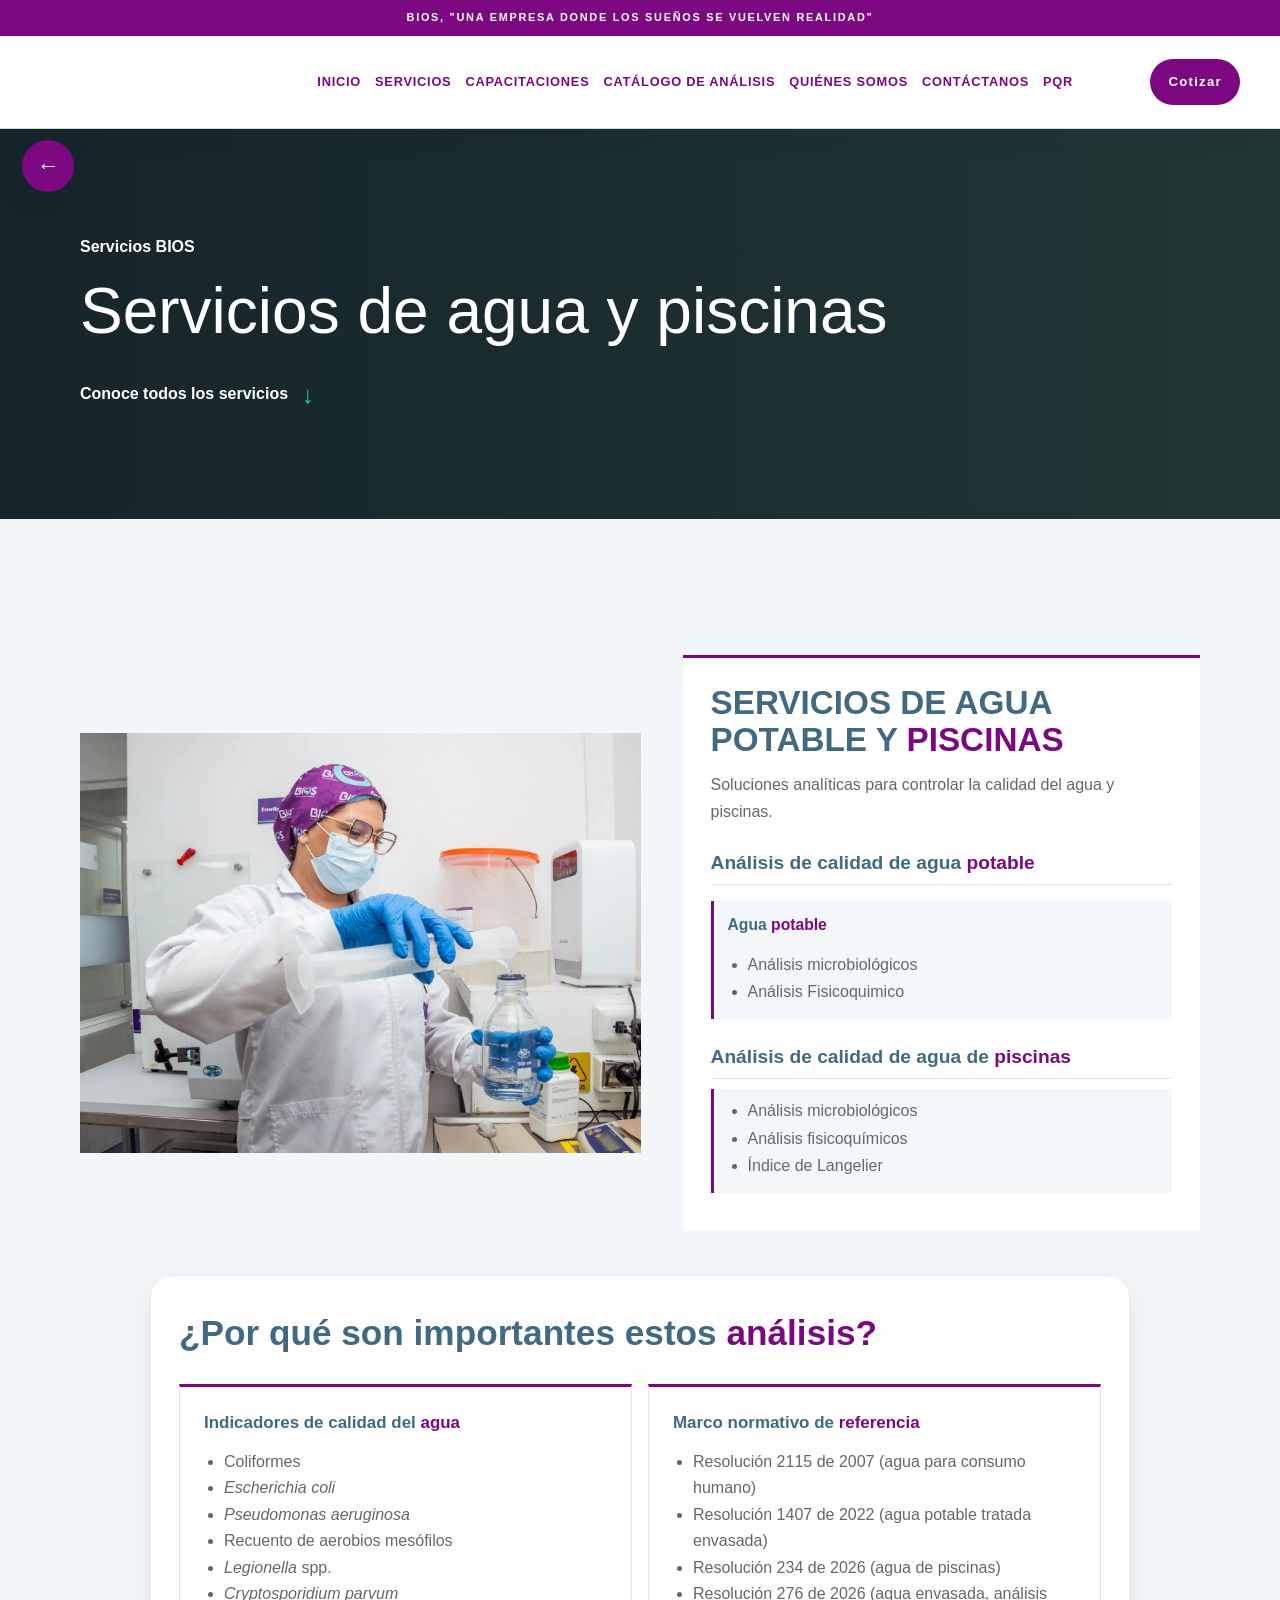
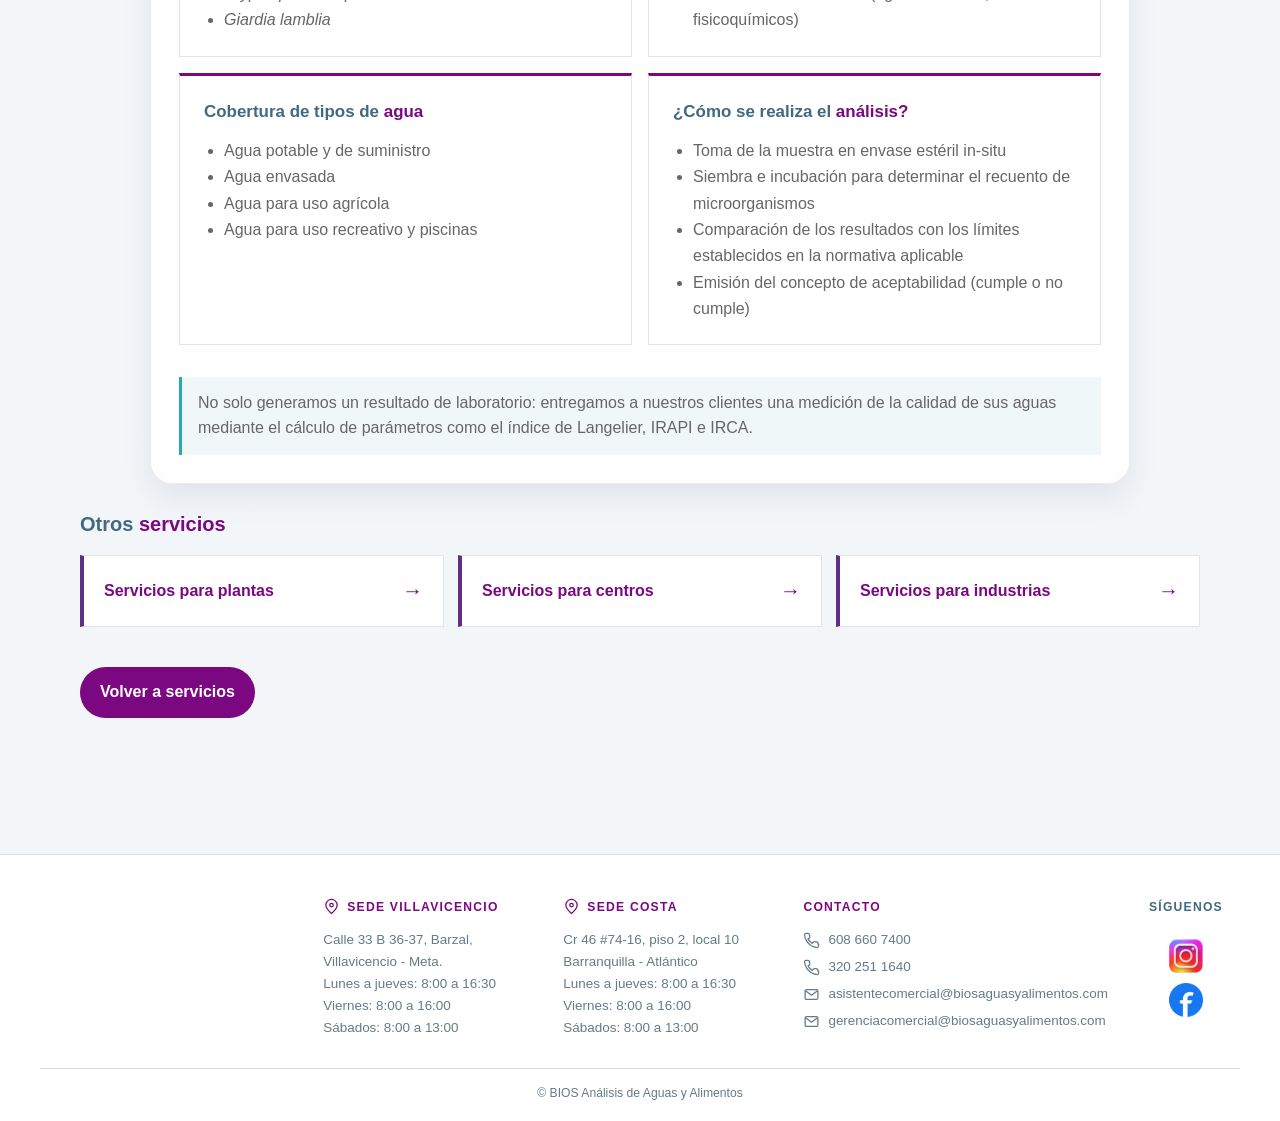
<file: services-para-plantas-y-piscinas.html>
<!DOCTYPE html>
<html lang="es">
<head>
  <meta charset="UTF-8" />
  <meta name="viewport" content="width=device-width, initial-scale=1.0" />
  <title>BIOS | Plantas y piscinas</title>
  <link rel="stylesheet" href="styles.css?v=20261005-menu-pqr3" />
  <style>
    body.water-services-page .text-reveal {
      opacity: 1;
      transform: none;
      animation: none;
    }
    .detail-page { min-height: calc(100vh - 190px); padding: 54px 0; background: #eef5f7; }
    .detail-page__intro { max-width: 760px; margin: 0 auto 30px; text-align: center; color: var(--muted); }
    .detail-page .service-detail { max-width: 980px; margin: 0 auto 24px; padding: 28px; border: 1px solid rgba(20,30,45,.08); border-radius: 22px; background: rgba(255,255,255,.88); box-shadow: 0 14px 30px rgba(19,31,45,.08); }
    .detail-page .service-detail h2 { margin: 0 0 22px; color: var(--primary); font-size: clamp(1.5rem,3vw,2.2rem); }
    .detail-page .service-detail__grid { display: grid; grid-template-columns: repeat(2,minmax(0,1fr)); gap: 20px; }
    .detail-page .service-detail h3 { margin: 0 0 8px; color: var(--primary-2); font-size: 1.08rem; }
    .detail-page .service-detail ul { margin: 0; padding-left: 20px; color: var(--muted); line-height: 1.7; }
    .detail-page__back { display: inline-flex; margin-top: 10px; padding: 12px 20px; border-radius: 999px; background: linear-gradient(135deg,var(--primary-2),var(--primary)); color: #fff; font-weight: 800; }
    @media (max-width:700px) { .detail-page .service-detail__grid { grid-template-columns: 1fr; } }
  </style>
</head>
<body class="water-services-page">
  <!-- Servicio de agua y piscinas: hero, análisis disponibles y retorno al directorio. -->
  <a class="floating-back-btn" href="services.html" aria-label="Volver a servicios" title="Volver a servicios">&#8592;</a>
  <header class="site-header"><div class="top-banner">BIOS, "UNA EMPRESA DONDE LOS SUEÑOS SE VUELVEN REALIDAD"</div><div class="container nav"><a class="brand" href="index.html#inicio" aria-label="BIOS"><video class="site-logo" src="loguito.mp4" autoplay loop muted playsinline preload="auto" aria-label="BIOS Análisis de Aguas y Alimentos"></video></a><nav class="main-nav" aria-label="Navegación principal"><ul class="menu"><li><a href="index.html#inicio">Inicio</a></li><li><a href="services.html">Servicios</a></li><li><a href="capacitaciones.html">Capacitaciones</a></li><li><a href="catalogo-analisis.html">Catálogo de análisis</a></li><li><a href="nosotros.html">Quiénes somos</a></li><li><a href="https://wa.me/573202511640?text=Hola%20BIOS%2C%20quiero%20informaci%C3%B3n%20sobre%20sus%20an%C3%A1lisis." target="_blank" rel="noopener">Contáctanos</a></li>
          <li><a href="pqr.html">PQR</a></li></ul></nav><div class="header-actions"><a class="header-phone" href="https://wa.me/573202511640?text=Hola%20BIOS%2C%20quiero%20informaci%C3%B3n%20sobre%20sus%20an%C3%A1lisis." target="_blank" rel="noopener">320 251 1640</a><a class="header-contact" href="cotizar.html">Cotizar</a></div><button class="menu-toggle" type="button" aria-label="Abrir menú" aria-expanded="false"><span></span><span></span><span></span></button></div></header>
  <section class="service-page-hero"><video class="service-page-hero__image" autoplay loop muted playsinline preload="auto" aria-label="Piscina para análisis de calidad del agua"><source src="piscina2.mp4" type="video/mp4" /></video><div class="service-page-hero__shade"></div><div class="service-page-hero__content"><p>Servicios BIOS</p><h1>Servicios de agua y piscinas</h1><a href="#contenido-agua">Conoce todos los servicios <span aria-hidden="true">↓</span></a></div></section>
  <main class="detail-page detail-page--water" id="contenido-agua"><div class="container"><div class="section-head"><span class="section-badge">Servicios BIOS</span><h1>Servicios para agua potable y piscina</h1></div><p class="detail-page__intro">Análisis de calidad para agua potable y piscinas.</p><section class="service-reference-layout"><div class="service-reference__panels"><div class="service-reference__panel service-reference__panel--top"><strong>ANÁLISIS DE AGUAS</strong><p>Control de calidad del agua potable.</p></div><div class="service-reference__panel service-reference__panel--bottom"><strong>PISCINAS</strong><p>Soluciones analíticas para piscinas.</p></div></div><img class="service-reference__image" src="assets/servicios-bios.webp" alt="Análisis de agua en laboratorio" /><div class="service-reference__content"><h2>SERVICIOS DE AGUA POTABLE Y PISCINAS</h2><p>Soluciones analíticas para controlar la calidad del agua y piscinas.</p><h3>Análisis de calidad de agua potable</h3><h4>Agua potable</h4><ul><li>Análisis microbiológicos</li><li>Análisis Fisicoquimico</li></ul><h3>Análisis de calidad de agua de piscinas</h3><ul><li>Análisis microbiológicos</li><li>Análisis fisicoquímicos</li><li>Índice de Langelier</li></ul></div></section><section class="service-detail service-detail--info"><h2>¿Por qué son importantes estos análisis?</h2><div class="service-detail__grid"><div><h3>Indicadores de calidad del agua</h3><ul><li>Coliformes</li><li><i>Escherichia coli</i></li><li><i>Pseudomonas aeruginosa</i></li><li>Recuento de aerobios mesófilos</li><li><i>Legionella</i> spp.</li><li><i>Cryptosporidium parvum</i></li><li><i>Giardia lamblia</i></li></ul></div><div><h3>Marco normativo de referencia</h3><ul><li>Resolución 2115 de 2007 (agua para consumo humano)</li><li>Resolución 1407 de 2022 (agua potable tratada envasada)</li><li>Resolución 234 de 2026 (agua de piscinas)</li><li>Resolución 276 de 2026 (agua envasada, análisis fisicoquímicos)</li></ul></div><div><h3>Cobertura de tipos de agua</h3><ul><li>Agua potable y de suministro</li><li>Agua envasada</li><li>Agua para uso agrícola</li><li>Agua para uso recreativo y piscinas</li></ul></div><div><h3>¿Cómo se realiza el análisis?</h3><ul><li>Toma de la muestra en envase estéril in-situ </li><li>Siembra e incubación para determinar el recuento de microorganismos</li><li>Comparación de los resultados con los límites establecidos en la normativa aplicable</li><li>Emisión del concepto de aceptabilidad (cumple o no cumple)</li></ul></div></div><p class="service-detail__note">No solo generamos un resultado de laboratorio: entregamos a nuestros clientes una medición de la calidad de sus aguas mediante el cálculo de parámetros como el índice de Langelier, IRAPI e IRCA.</p></section><nav class="service-next" aria-label="Otros servicios"><h2>Otros servicios</h2><ul><li><a href="services-para-plantas.html">Servicios para plantas <span aria-hidden="true">&rarr;</span></a></li><li><a href="services-para-centros.html">Servicios para centros <span aria-hidden="true">&rarr;</span></a></li><li><a href="services-para-industriales.html">Servicios para industrias <span aria-hidden="true">&rarr;</span></a></li></ul></nav><a class="detail-page__back" href="services.html">Volver a servicios</a></div></main>

  <footer class="bios-footer"><div class="container bios-footer__grid"><div class="bios-footer__brand"><video class="site-logo" data-lazy-video src="loguito.mp4" loop muted playsinline preload="none" aria-label="BIOS Análisis de Aguas y Alimentos"></video></div><section class="bios-footer__location" aria-label="Sede Villavicencio"><strong class="bios-footer__heading"><svg class="bios-footer__icon" viewBox="0 0 24 24" aria-hidden="true"><path d="M20 10c0 5-8 12-8 12S4 15 4 10a8 8 0 1 1 16 0Z"/><circle cx="12" cy="10" r="2.5"/></svg>Sede Villavicencio</strong><address>Calle 33 B 36-37, Barzal,<br />Villavicencio - Meta.<br /><span>Lunes a jueves: 8:00 a 16:30</span><br /><span>Viernes: 8:00 a 16:00</span><br /><span>Sábados: 8:00 a 13:00</span></address></section><section class="bios-footer__location" aria-label="Sede Costa"><strong class="bios-footer__heading"><svg class="bios-footer__icon" viewBox="0 0 24 24" aria-hidden="true"><path d="M20 10c0 5-8 12-8 12S4 15 4 10a8 8 0 1 1 16 0Z"/><circle cx="12" cy="10" r="2.5"/></svg>Sede Costa</strong><address>Cr 46 #74-16, piso 2, local 10<br />Barranquilla - Atlántico<br /><span>Lunes a jueves: 8:00 a 16:30</span><br /><span>Viernes: 8:00 a 16:00</span><br /><span>Sábados: 8:00 a 13:00</span></address></section><div class="bios-footer__contact"><strong>Contacto</strong><a href="tel:+576086607400"><svg class="bios-footer__icon" viewBox="0 0 24 24" aria-hidden="true"><path d="M22 16.9v3a2 2 0 0 1-2.2 2A19.8 19.8 0 0 1 11.2 19a19.4 19.4 0 0 1-6-6A19.8 19.8 0 0 1 2.1 4.2 2 2 0 0 1 4.1 2h3a2 2 0 0 1 2 1.7l.5 3a2 2 0 0 1-.6 1.7L7.2 10a16 16 0 0 0 6 6l1.6-1.8a2 2 0 0 1 1.7-.6l3 .5a2 2 0 0 1 1.5 2.8Z"/></svg>608 660 7400</a><a href="tel:+573202511640"><svg class="bios-footer__icon" viewBox="0 0 24 24" aria-hidden="true"><path d="M22 16.9v3a2 2 0 0 1-2.2 2A19.8 19.8 0 0 1 11.2 19a19.4 19.4 0 0 1-6-6A19.8 19.8 0 0 1 2.1 4.2 2 2 0 0 1 4.1 2h3a2 2 0 0 1 2 1.7l.5 3a2 2 0 0 1-.6 1.7L7.2 10a16 16 0 0 0 6 6l1.6-1.8a2 2 0 0 1 1.7-.6l3 .5a2 2 0 0 1 1.5 2.8Z"/></svg>320 251 1640</a><a href="mailto:asistentecomercial@biosaguasyalimentos.com"><svg class="bios-footer__icon" viewBox="0 0 24 24" aria-hidden="true"><rect x="3" y="5" width="18" height="14" rx="2"/><path d="m4 7 8 6 8-6"/></svg>asistentecomercial@biosaguasyalimentos.com</a><a href="mailto:gerenciacomercial@biosaguasyalimentos.com"><svg class="bios-footer__icon" viewBox="0 0 24 24" aria-hidden="true"><rect x="3" y="5" width="18" height="14" rx="2"/><path d="m4 7 8 6 8-6"/></svg>gerenciacomercial@biosaguasyalimentos.com</a></div><div class="bios-footer__social"><strong>Síguenos</strong><a href="https://www.instagram.com/bioslaboratorio" aria-label="Instagram BIOS"><img class="bios-footer__social-icon" src="instagram-icon.webp" alt="" width="38" height="38" /></a><a href="https://www.facebook.com/profile.php?id=61564469023274" aria-label="Facebook BIOS"><img class="bios-footer__social-icon" src="62c5f7a0-b74d-4b7d-8a29-12c43124af4a.webp" alt="" width="38" height="38" /></a></div></div><div class="bios-footer__legal">&#169; BIOS Análisis de Aguas y Alimentos</div></footer><script src="script.js?v=20261004-maint"></script>
</body>
</html>
</file>
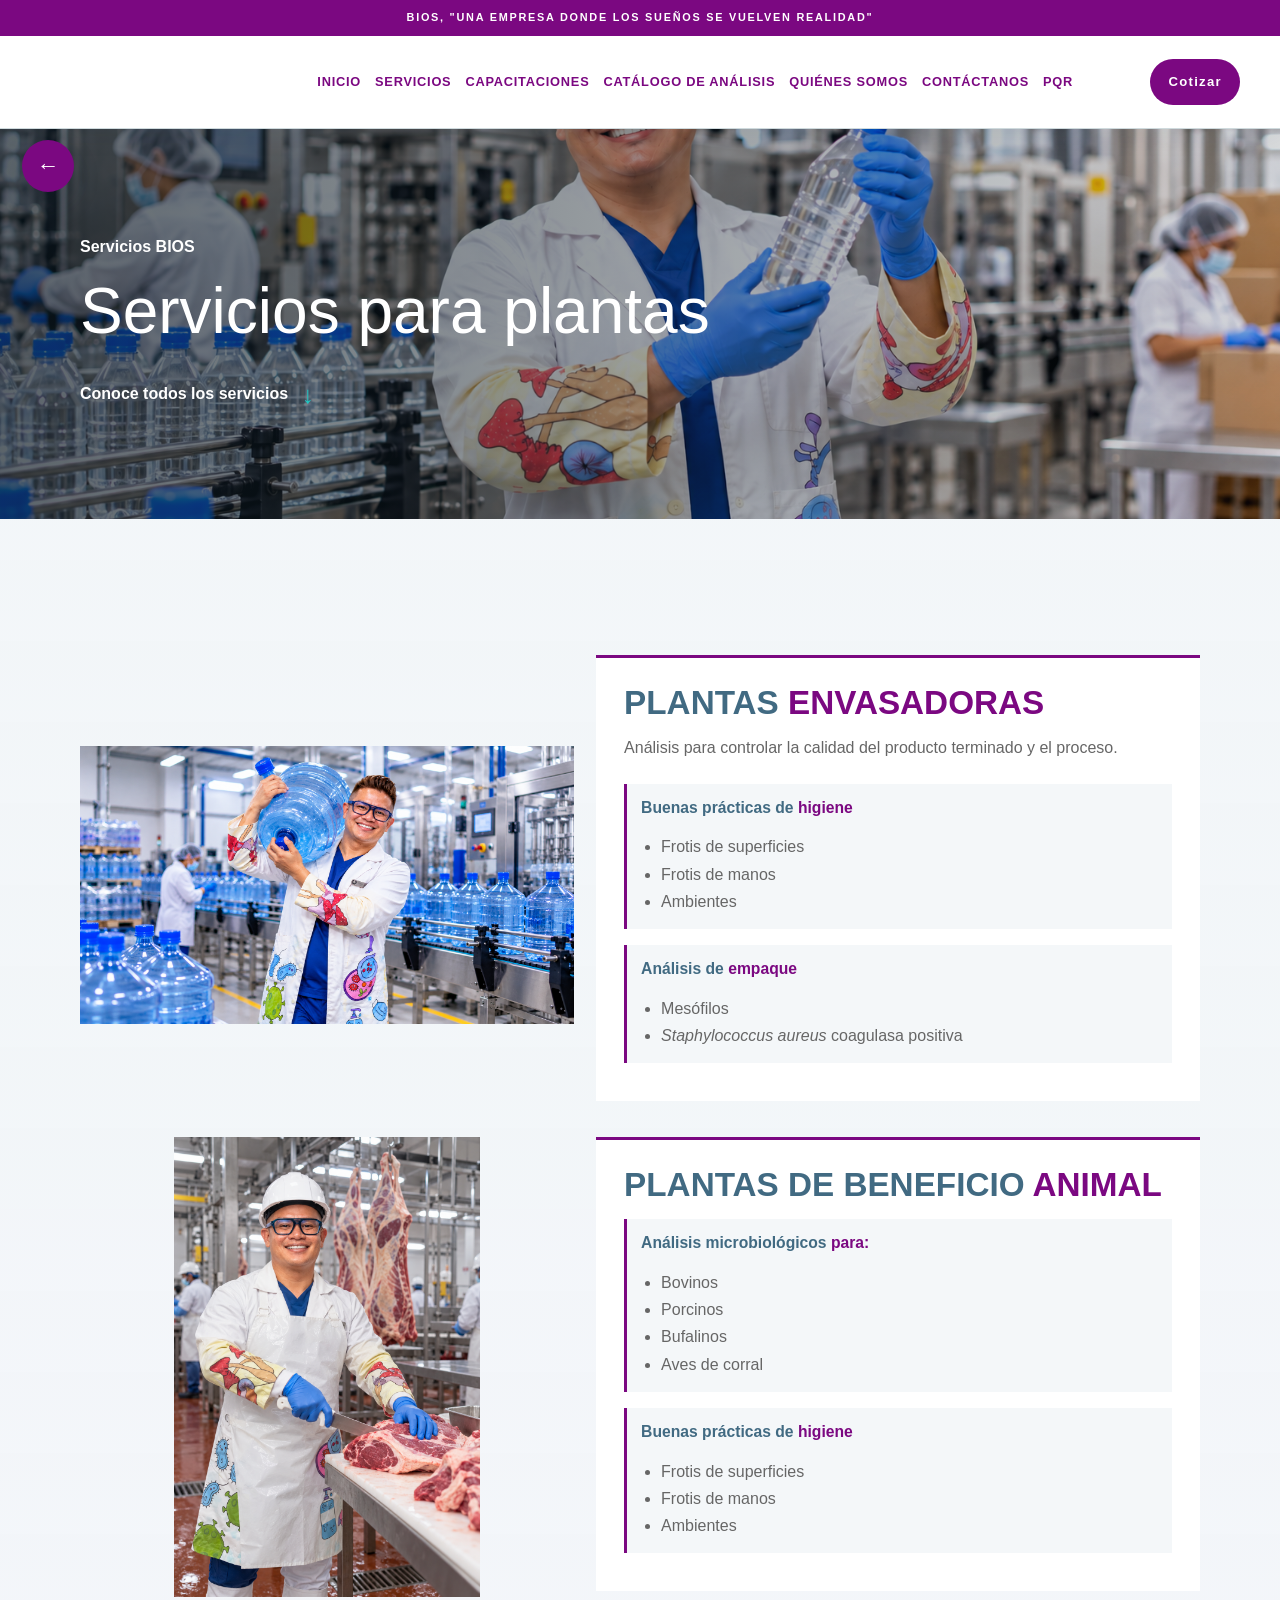
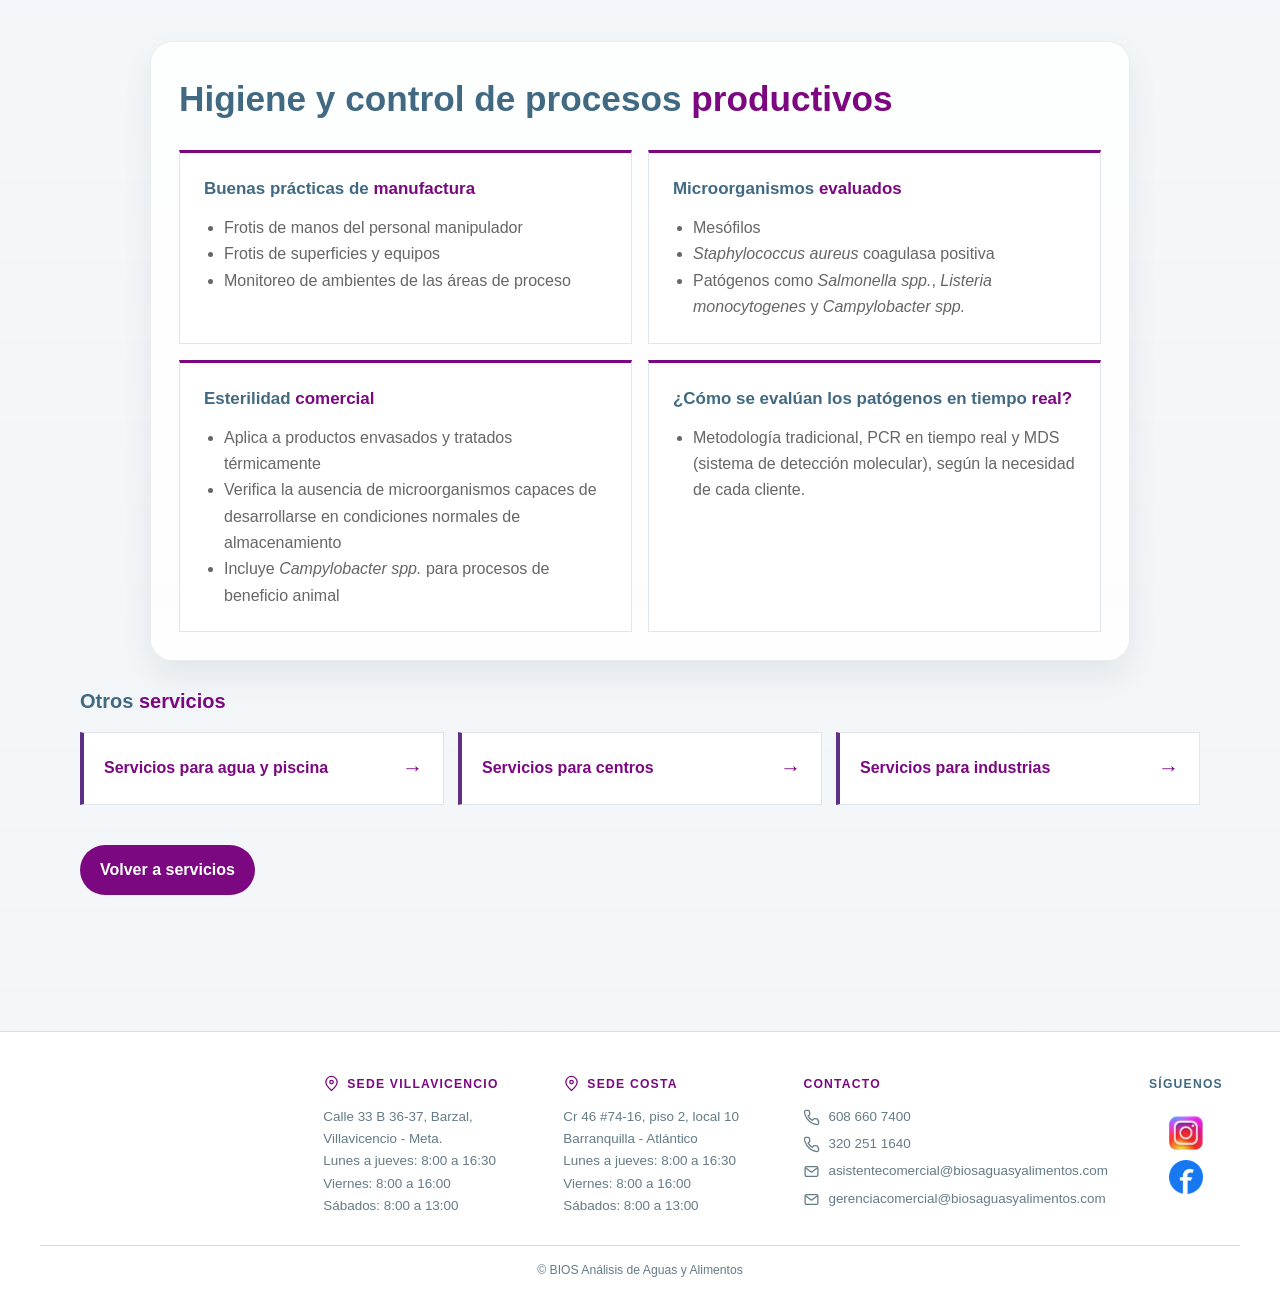
<file: services-para-plantas.html>
<!DOCTYPE html>
<html lang="es">
<head>
  <meta charset="UTF-8" />
  <meta name="viewport" content="width=device-width, initial-scale=1.0" />
  <title>BIOS | Servicios para plantas</title>
  <link rel="stylesheet" href="styles.css?v=20261005-menu-pqr3" />
  <style>
    .detail-page { min-height: calc(100vh - 190px); padding: 54px 0; background: #eef5f7; }
    .detail-page__intro { max-width: 760px; margin: 0 auto 30px; text-align: center; color: var(--muted); }
    .detail-page .service-detail { max-width: 980px; margin: 0 auto 24px; padding: 28px; border: 1px solid rgba(20,30,45,.08); border-radius: 22px; background: rgba(255,255,255,.88); box-shadow: 0 14px 30px rgba(19,31,45,.08); }
    .detail-page .service-detail h2 { margin: 0 0 22px; color: var(--primary); font-size: clamp(1.5rem,3vw,2.2rem); }
    .detail-page .service-detail__grid { display: grid; grid-template-columns: repeat(2,minmax(0,1fr)); gap: 20px; }
    .detail-page .service-detail h3 { margin: 0 0 8px; color: var(--primary-2); font-size: 1.08rem; }
    .detail-page .service-detail ul { margin: 0; padding-left: 20px; color: var(--muted); line-height: 1.7; }
    .detail-page__back { display: inline-flex; margin-top: 10px; padding: 12px 20px; border-radius: 999px; background: linear-gradient(135deg,var(--primary-2),var(--primary)); color: #fff; font-weight: 800; }
    @media (max-width:700px) { .detail-page .service-detail__grid { grid-template-columns: 1fr; } }
  </style>
</head>
<body>
  <!-- Servicio para plantas: envasadoras y beneficio animal, análisis y retorno al directorio. -->
  <a class="floating-back-btn" href="services.html" aria-label="Volver a servicios" title="Volver a servicios">&#8592;</a>
  <header class="site-header"><div class="top-banner">BIOS, "UNA EMPRESA DONDE LOS SUEÑOS SE VUELVEN REALIDAD"</div><div class="container nav"><a class="brand" href="index.html#inicio" aria-label="BIOS"><video class="site-logo" src="loguito.mp4" autoplay loop muted playsinline preload="auto" aria-label="BIOS Análisis de Aguas y Alimentos"></video></a><nav class="main-nav" aria-label="Navegación principal"><ul class="menu"><li><a href="index.html#inicio">Inicio</a></li><li><a href="services.html">Servicios</a></li><li><a href="capacitaciones.html">Capacitaciones</a></li><li><a href="catalogo-analisis.html">Catálogo de análisis</a></li><li><a href="nosotros.html">Quiénes somos</a></li><li><a href="https://wa.me/573202511640?text=Hola%20BIOS%2C%20quiero%20informaci%C3%B3n%20sobre%20sus%20an%C3%A1lisis." target="_blank" rel="noopener">Contáctanos</a></li>
          <li><a href="pqr.html">PQR</a></li></ul></nav><div class="header-actions"><a class="header-phone" href="https://wa.me/573202511640?text=Hola%20BIOS%2C%20quiero%20informaci%C3%B3n%20sobre%20sus%20an%C3%A1lisis." target="_blank" rel="noopener">320 251 1640</a><a class="header-contact" href="cotizar.html">Cotizar</a></div><button class="menu-toggle" type="button" aria-label="Abrir menú" aria-expanded="false"><span></span><span></span><span></span></button></div></header>
  <section class="service-page-hero"><img class="service-page-hero__image" src="industria2.png" alt="Toma de muestra de agua en una piscina" /><div class="service-page-hero__shade"></div><div class="service-page-hero__content"><p>Servicios BIOS</p><h1>Servicios para plantas</h1><a href="#contenido-plantas">Conoce todos los servicios <span aria-hidden="true">↓</span></a></div></section>
  <main class="detail-page detail-page--water detail-page--plants" id="contenido-plantas"><div class="container"><div class="section-head"><span class="section-badge">Servicios BIOS</span><h1>Servicios para plantas</h1></div><p class="detail-page__intro">Análisis de calidad para plantas envasadoras y plantas de beneficio animal.</p><section class="service-reference-layout service-reference-layout--plants"><div class="service-reference__item"><img class="service-reference__image" src="envasadora.png" alt="Planta envasadora de alimentos" /><div class="service-reference__content"><h2>PLANTAS ENVASADORAS</h2><p>Análisis para controlar la calidad del producto terminado y el proceso.</p><h4>Buenas prácticas de higiene</h4><ul><li>Frotis de superficies</li><li>Frotis de manos</li><li>Ambientes</li></ul><h4>Análisis de empaque</h4><ul><li>Mesófilos</li><li><i>Staphylococcus aureus</i> coagulasa positiva</li></ul></div></div><div class="service-reference__item"><img class="service-reference__image" src="mat.png" alt="Análisis de alimentos en laboratorio de control de calidad" /><div class="service-reference__content"><h2>PLANTAS DE BENEFICIO ANIMAL</h2><h4>Análisis microbiológicos para:</h4><ul><li>Bovinos</li><li>Porcinos</li><li>Bufalinos</li><li>Aves de corral</li></ul><h4>Buenas prácticas de higiene</h4><ul><li>Frotis de superficies</li><li>Frotis de manos</li><li>Ambientes</li></ul></div></div></section><section class="service-detail service-detail--info"><h2>Higiene y control de procesos productivos</h2><div class="service-detail__grid"><div><h3>Buenas prácticas de manufactura</h3><ul><li>Frotis de manos del personal manipulador</li><li>Frotis de superficies y equipos</li><li>Monitoreo de ambientes de las áreas de proceso</li></ul></div><div><h3>Microorganismos evaluados</h3><ul><li>Mesófilos</li><li><i>Staphylococcus aureus</i> coagulasa positiva</li><li>Patógenos como <i>Salmonella spp.</i>, <i>Listeria monocytogenes</i> y <i>Campylobacter spp.</i></li></ul></div><div><h3>Esterilidad comercial</h3><ul><li>Aplica a productos envasados y tratados térmicamente</li><li>Verifica la ausencia de microorganismos capaces de desarrollarse en condiciones normales de almacenamiento</li><li>Incluye <i>Campylobacter spp.</i> para procesos de beneficio animal</li></ul></div><div><h3>¿Cómo se evalúan los patógenos en tiempo real?</h3><ul><li>Metodología tradicional, PCR en tiempo real y MDS (sistema de detección molecular), según la necesidad de cada cliente.</li></ul></div></div></section><nav class="service-next" aria-label="Otros servicios"><h2>Otros servicios</h2><ul><li><a href="services-para-plantas-y-piscinas.html">Servicios para agua y piscina <span aria-hidden="true">&rarr;</span></a></li><li><a href="services-para-centros.html">Servicios para centros <span aria-hidden="true">&rarr;</span></a></li><li><a href="services-para-industriales.html">Servicios para industrias <span aria-hidden="true">&rarr;</span></a></li></ul></nav><a class="detail-page__back" href="services.html">Volver a servicios</a></div></main>
  <footer class="bios-footer"><div class="container bios-footer__grid"><div class="bios-footer__brand"><video class="site-logo" data-lazy-video src="loguito.mp4" loop muted playsinline preload="none" aria-label="BIOS Análisis de Aguas y Alimentos"></video></div><section class="bios-footer__location" aria-label="Sede Villavicencio"><strong class="bios-footer__heading"><svg class="bios-footer__icon" viewBox="0 0 24 24" aria-hidden="true"><path d="M20 10c0 5-8 12-8 12S4 15 4 10a8 8 0 1 1 16 0Z"/><circle cx="12" cy="10" r="2.5"/></svg>Sede Villavicencio</strong><address>Calle 33 B 36-37, Barzal,<br />Villavicencio - Meta.<br /><span>Lunes a jueves: 8:00 a 16:30</span><br /><span>Viernes: 8:00 a 16:00</span><br /><span>Sábados: 8:00 a 13:00</span></address></section><section class="bios-footer__location" aria-label="Sede Costa"><strong class="bios-footer__heading"><svg class="bios-footer__icon" viewBox="0 0 24 24" aria-hidden="true"><path d="M20 10c0 5-8 12-8 12S4 15 4 10a8 8 0 1 1 16 0Z"/><circle cx="12" cy="10" r="2.5"/></svg>Sede Costa</strong><address>Cr 46 #74-16, piso 2, local 10<br />Barranquilla - Atlántico<br /><span>Lunes a jueves: 8:00 a 16:30</span><br /><span>Viernes: 8:00 a 16:00</span><br /><span>Sábados: 8:00 a 13:00</span></address></section><div class="bios-footer__contact"><strong>Contacto</strong><a href="tel:+576086607400"><svg class="bios-footer__icon" viewBox="0 0 24 24" aria-hidden="true"><path d="M22 16.9v3a2 2 0 0 1-2.2 2A19.8 19.8 0 0 1 11.2 19a19.4 19.4 0 0 1-6-6A19.8 19.8 0 0 1 2.1 4.2 2 2 0 0 1 4.1 2h3a2 2 0 0 1 2 1.7l.5 3a2 2 0 0 1-.6 1.7L7.2 10a16 16 0 0 0 6 6l1.6-1.8a2 2 0 0 1 1.7-.6l3 .5a2 2 0 0 1 1.5 2.8Z"/></svg>608 660 7400</a><a href="tel:+573202511640"><svg class="bios-footer__icon" viewBox="0 0 24 24" aria-hidden="true"><path d="M22 16.9v3a2 2 0 0 1-2.2 2A19.8 19.8 0 0 1 11.2 19a19.4 19.4 0 0 1-6-6A19.8 19.8 0 0 1 2.1 4.2 2 2 0 0 1 4.1 2h3a2 2 0 0 1 2 1.7l.5 3a2 2 0 0 1-.6 1.7L7.2 10a16 16 0 0 0 6 6l1.6-1.8a2 2 0 0 1 1.7-.6l3 .5a2 2 0 0 1 1.5 2.8Z"/></svg>320 251 1640</a><a href="mailto:asistentecomercial@biosaguasyalimentos.com"><svg class="bios-footer__icon" viewBox="0 0 24 24" aria-hidden="true"><rect x="3" y="5" width="18" height="14" rx="2"/><path d="m4 7 8 6 8-6"/></svg>asistentecomercial@biosaguasyalimentos.com</a><a href="mailto:gerenciacomercial@biosaguasyalimentos.com"><svg class="bios-footer__icon" viewBox="0 0 24 24" aria-hidden="true"><rect x="3" y="5" width="18" height="14" rx="2"/><path d="m4 7 8 6 8-6"/></svg>gerenciacomercial@biosaguasyalimentos.com</a></div><div class="bios-footer__social"><strong>Síguenos</strong><a href="https://www.instagram.com/bioslaboratorio" aria-label="Instagram BIOS"><img class="bios-footer__social-icon" src="instagram-icon.webp" alt="" width="38" height="38" /></a><a href="https://www.facebook.com/profile.php?id=61564469023274" aria-label="Facebook BIOS"><img class="bios-footer__social-icon" src="62c5f7a0-b74d-4b7d-8a29-12c43124af4a.webp" alt="" width="38" height="38" /></a></div></div><div class="bios-footer__legal">&#169; BIOS Análisis de Aguas y Alimentos</div></footer><script src="script.js?v=20261004-maint"></script>
</body>
</html>
</file>
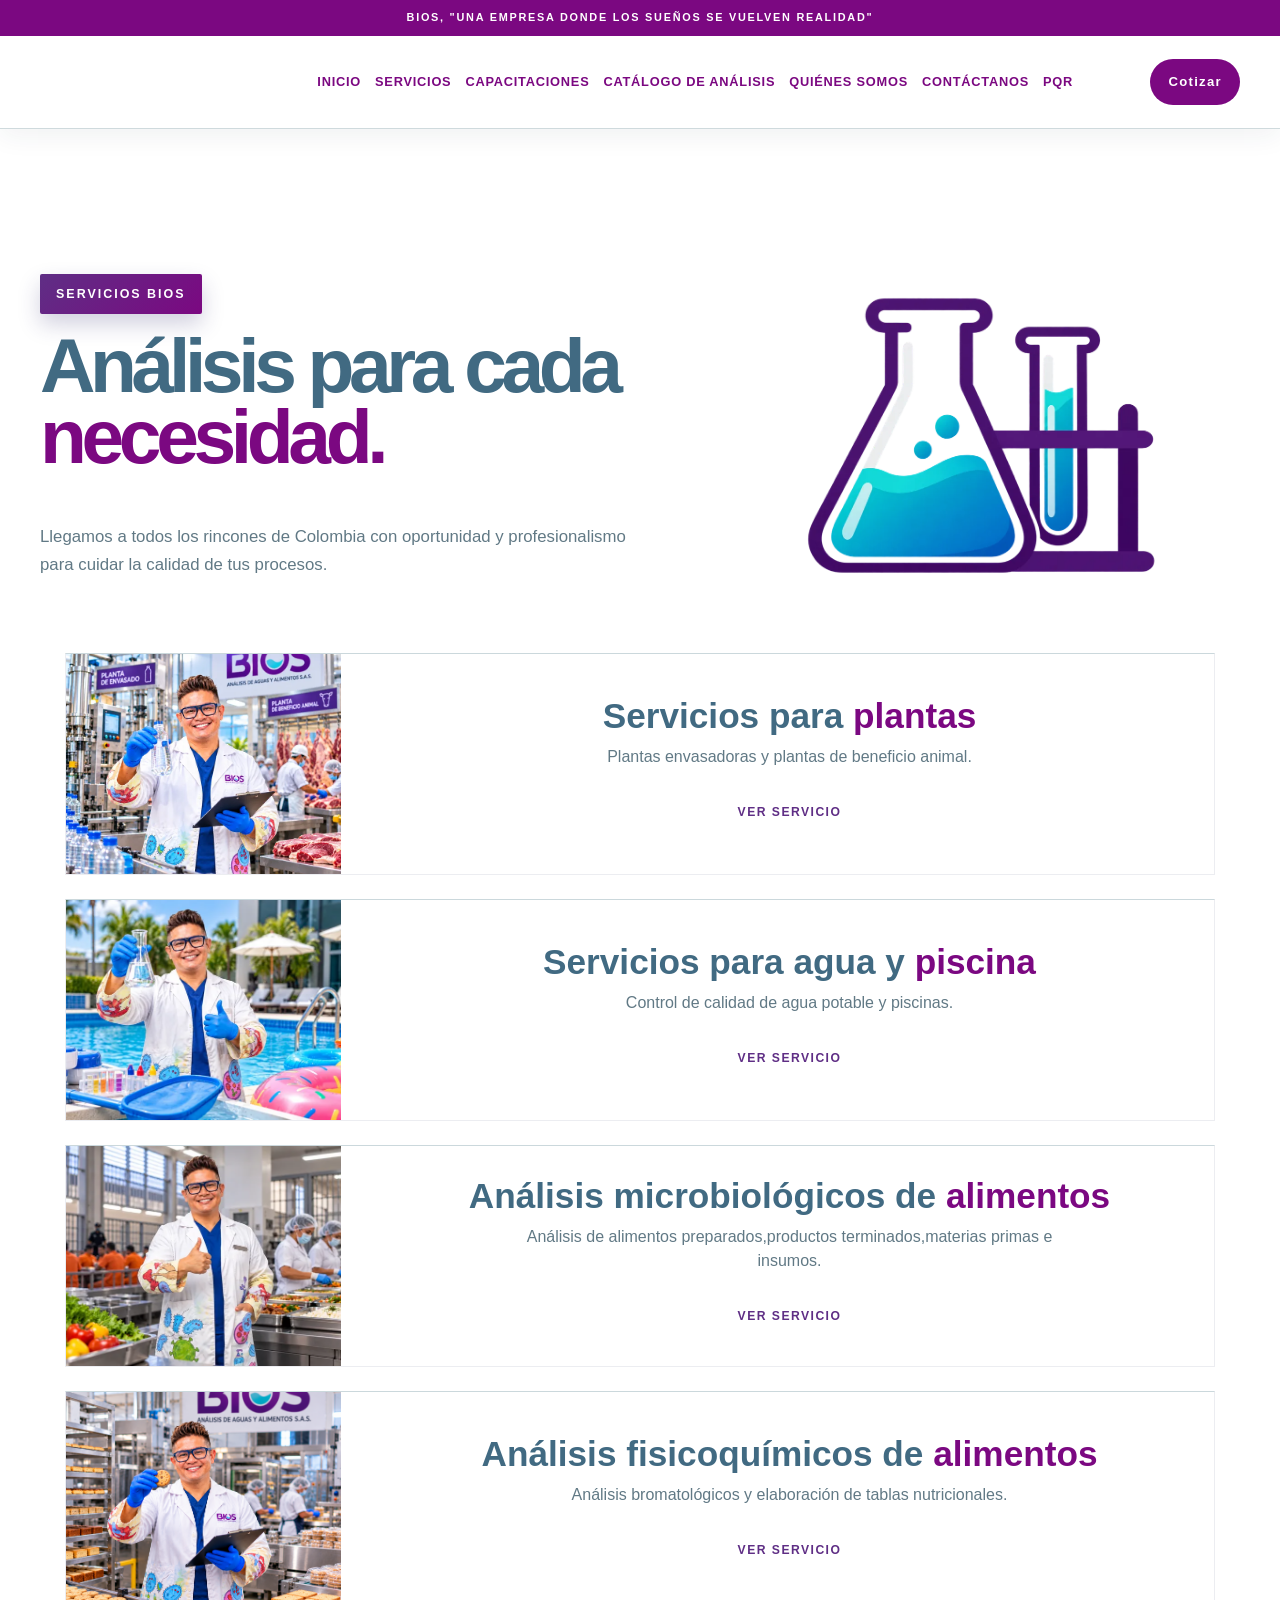
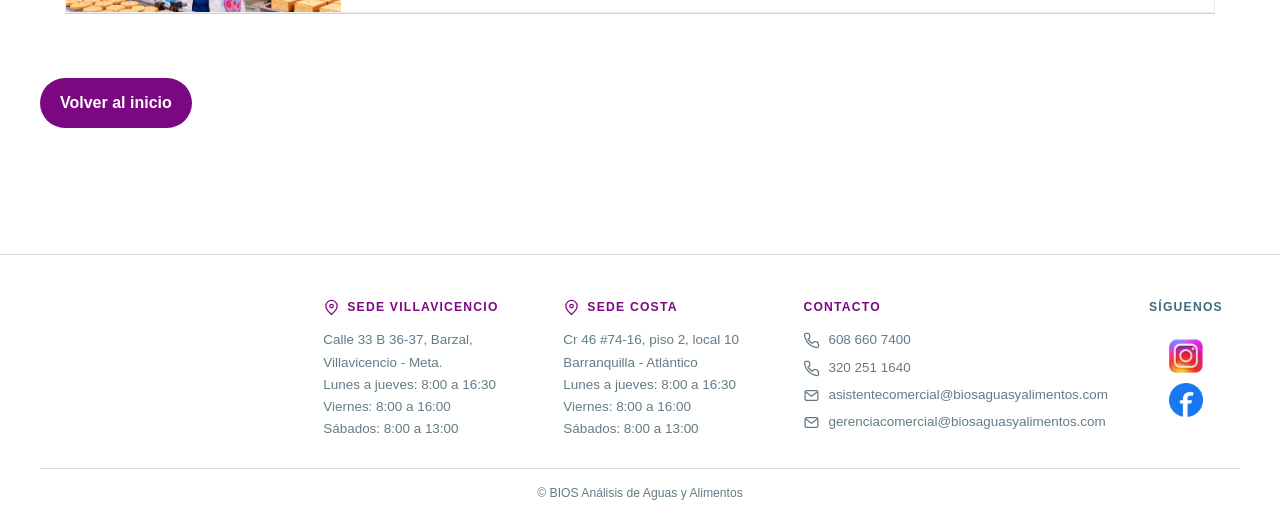
<file: services.html>
<!DOCTYPE html>
<html lang="es">
<head>
  <meta charset="UTF-8" />
  <meta name="viewport" content="width=device-width, initial-scale=1.0" />
  <title>BIOS | Servicios</title>
  <link rel="stylesheet" href="styles.css?v=20261005-menu-pqr3" />
  <style>
    .services-page--directory,
    .services-page--directory .services-directory__card {
      background: #ffffff !important;
      background-image: none !important;
    }
    .services-page {
      min-height: calc(100vh - 190px);
      padding: 70px 0;
    }

    .services-page__intro {
      max-width: 720px;
      margin: 0 auto 30px;
      text-align: center;
      color: var(--muted);
    }

    .services-page .section-badge {
      background: linear-gradient(135deg, var(--primary-2), var(--primary));
      color: #fff;
      padding: 10px 16px;
      box-shadow: 0 10px 22px rgba(45, 43, 109, 0.22);
    }

    .services-page .services-modal__grid {
      max-width: 980px;
      margin: 0 auto;
    }

    .services-page .services-modal__item:nth-child(3) {
      grid-column: auto;
    }

    .services-page__back {
      display: inline-flex;
      margin-top: 30px;
      padding: 12px 20px;
      border-radius: 999px;
      background: linear-gradient(135deg, var(--primary-2), var(--primary));
      color: #fff;
      font-weight: 800;
    }

    .services-directory {
      display: grid;
      grid-template-columns: repeat(4, minmax(0, 1fr));
      gap: 42px;
      max-width: 1150px;
      margin: 0 auto 34px;
    }

    .services-directory__card {
      display: flex;
      flex-direction: column;
      position: relative;
      min-height: 455px;
      overflow: hidden;
      border: 1px solid rgba(29, 42, 92, 0.08);
      border-radius: 18px;
      background: #fff;
      box-shadow: 0 14px 30px rgba(19, 31, 45, 0.08);
      cursor: pointer;
      transition: transform .25s ease, box-shadow .25s ease;
    }

    .services-directory__card:hover {
      transform: translateY(-5px);
      box-shadow: 0 20px 36px rgba(19, 31, 45, 0.14);
    }

    .services-directory__image-wrap {
      position: relative;
      height: 205px;
      flex: 0 0 205px;
      overflow: hidden;
    }

    .services-directory__image-wrap::after {
      display: none !important;
      content: none !important;
    }

    .services-directory__image {
      width: 100%;
      height: 100%;
      object-fit: cover;
      display: block;
    }

    .services-directory__content {
      position: relative;
      z-index: 1;
      display: flex;
      flex: 1;
      flex-direction: column;
      align-items: center;
      padding: 0 22px 24px;
      text-align: center;
      margin-top: -8px;
    }

    .services-directory__card h2 {
      margin: 0 0 12px;
      color: #111b79;
      font-size: 1.18rem;
      line-height: 1.15;
    }

    .services-directory__card p {
      margin: 0;
      color: #7893a5;
      line-height: 1.55;
    }

    .services-directory__link {
      display: inline-flex;
      align-self: center;
      margin-top: auto;
      padding-top: 16px;
      color: #416a82;
      font-weight: 800;
    }

    .training-promo {
      display: flex;
      align-items: center;
      justify-content: space-between;
      gap: 24px;
      margin: 0 auto 38px;
      padding: 24px 28px;
      border-left: 4px solid var(--primary);
      background: #f2f6f7;
    }

    .training-promo h2 { margin: 0 0 6px; color: var(--primary); font-size: 1.35rem; }
    .training-promo p { margin: 0; color: var(--muted); line-height: 1.5; }
    .training-promo a { flex: 0 0 auto; padding: 12px 18px; border-radius: 6px; background: var(--primary); color: #fff; font-weight: 700; text-decoration: none; }

    .services-page--directory > .container > .service-detail {
      display: none;
    }

    @media (max-width: 900px) {
      .services-directory {
        grid-template-columns: repeat(2, minmax(0, 1fr));
        gap: 24px;
      }
    }

    @media (max-width: 600px) {
      .services-directory {
        grid-template-columns: 1fr;
        max-width: 360px;
      }

      .services-directory__card { min-height: 420px; }
      .training-promo { align-items: flex-start; flex-direction: column; }
    }

    .service-detail {
      max-width: 980px;
      margin: 0 auto 24px;
      padding: 28px;
      border: 1px solid rgba(20, 30, 45, 0.08);
      border-radius: 22px;
      background: rgba(255, 255, 255, 0.88);
      box-shadow: 0 14px 30px rgba(19, 31, 45, 0.08);
    }

    .service-detail h2 {
      margin: 0 0 22px;
      color: var(--primary);
      font-size: clamp(1.5rem, 3vw, 2.2rem);
    }

    .service-detail__grid {
      display: grid;
      grid-template-columns: repeat(2, minmax(0, 1fr));
      gap: 20px;
    }

    .service-detail h3 {
      margin: 0 0 8px;
      color: var(--primary-2);
      font-size: 1.08rem;
    }

    .service-detail ul {
      margin: 0;
      padding-left: 20px;
      color: var(--muted);
      line-height: 1.7;
    }

    @media (max-width: 700px) {
      .service-detail__grid {
        grid-template-columns: 1fr;
      }
    }
  </style>
</head>
<body>
  <!-- Directorio de servicios BIOS: navegación, tarjetas de cada servicio y pie de página. -->
  <header class="site-header">
    <div class="top-banner">BIOS, "UNA EMPRESA DONDE LOS SUEÑOS SE VUELVEN REALIDAD"</div>
    <div class="container nav">
      <a class="brand" href="index.html#inicio" aria-label="BIOS, análisis de aguas y alimentos">
        <video class="site-logo" src="loguito.mp4" autoplay loop muted playsinline preload="auto" aria-label="BIOS Análisis de Aguas y Alimentos"></video>
      </a>
      <nav class="main-nav" aria-label="Navegación principal">
        <ul class="menu">
          <li><a href="index.html#inicio">Inicio</a></li>
          <li><a href="services.html" aria-current="page">Servicios</a></li>
          <li><a href="capacitaciones.html">Capacitaciones</a></li>
          <li><a href="catalogo-analisis.html">Catálogo de análisis</a></li>
          <li><a href="nosotros.html">Quiénes somos</a></li>
          <li><a href="https://wa.me/573202511640?text=Hola%20BIOS%2C%20quiero%20informaci%C3%B3n%20sobre%20sus%20an%C3%A1lisis." target="_blank" rel="noopener">Contáctanos</a></li>
          <li><a href="pqr.html">PQR</a></li>
        </ul>
      </nav>
      <div class="header-actions"><a class="header-phone" href="https://wa.me/573202511640?text=Hola%20BIOS%2C%20quiero%20informaci%C3%B3n%20sobre%20sus%20an%C3%A1lisis." target="_blank" rel="noopener">320 251 1640</a><a class="header-contact" href="cotizar.html">Cotizar</a></div>
      <button class="menu-toggle" type="button" aria-label="Abrir menú" aria-expanded="false"><span></span><span></span><span></span></button>
    </div>
  </header>

  <!-- Selección de servicio por sector; cada tarjeta enlaza a su página de detalle. -->
  <main class="services-page services-page--directory">
    <div class="container">
      <div class="services-page__hero">
        <div class="services-page__hero-copy">
          <div class="section-head"><span class="section-badge">Servicios BIOS</span><h1><span class="services-heading__lead">Análisis para</span> <span class="services-heading__need">cada necesidad.</span></h1></div>
          <p class="services-page__intro">Llegamos a todos los rincones de Colombia con oportunidad y profesionalismo para cuidar la calidad de tus procesos.</p>
        </div>
        <img class="services-page__hero-image" src="icono.webp" alt="Material de laboratorio para análisis" />
      </div>
      <div class="services-directory">
        <article class="services-directory__card"><div class="services-directory__image-wrap"><img class="services-directory__image" src="plani.webp" alt="Plantas envasadoras y de beneficio animal" /></div><div class="services-directory__content"><h2>Servicios para plantas</h2><p>Plantas envasadoras y plantas de beneficio animal.</p><a class="services-directory__link" href="services-para-plantas.html">Ver servicio</a></div></article>
        <article class="services-directory__card"><div class="services-directory__image-wrap"><img class="services-directory__image" src="piscina.webp" alt="Agua y piscina" /></div><div class="services-directory__content"><h2>Servicios para agua y piscina</h2><p>Control de calidad de agua potable y piscinas.</p><a class="services-directory__link" href="services-para-plantas-y-piscinas.html">Ver servicio</a></div></article>
        <article class="services-directory__card"><div class="services-directory__image-wrap"><img class="services-directory__image" src="centro.webp" alt="Personal trabajando en un laboratorio" /></div><div class="services-directory__content"><h2>Análisis microbiológicos de alimentos</h2><p>Análisis de alimentos preparados,productos terminados,materias primas e insumos.</p><a class="services-directory__link" href="services-para-centros.html">Ver servicio</a></div></article>
        <article class="services-directory__card"><div class="services-directory__image-wrap"><img class="services-directory__image" src="galleta.png" alt="Análisis de alimentos en laboratorio" /></div><div class="services-directory__content"><h2>Análisis fisicoquímicos de alimentos</h2><p>Análisis bromatológicos y elaboración de tablas nutricionales.</p><a class="services-directory__link" href="services-para-industriales.html">Ver servicio</a></div></article>
      </div>

      <section class="service-detail">
        <h2>Análisis de calidad de aguas y plantas envasadoras</h2>
        <div class="service-detail__grid">
          <div><h3>Agua potable tratada envasada</h3><ul><li>Análisis microbiológicos</li><li>Análisis físicos</li><li>Análisis químicos</li></ul></div>
          <div><h3>Agua potable</h3><ul><li>Análisis microbiológicos</li><li>Análisis físicos</li></ul></div>
          <div><h3>Verificación de buenas prácticas de higiene</h3><ul><li>Frotis de superficies</li><li>Frotis de manos</li><li>Ambientes</li></ul></div>
          <div><h3>Análisis de empaque</h3><ul><li>Mesófilos</li><li><i>Staphylococcus aureus</i> coagulasa positiva</li></ul></div>
          <div><h3>Agua de piscinas</h3><ul><li>Análisis microbiológicos</li><li>Análisis fisicoquímicos</li><li>Índice de Langelier</li></ul></div>
        </div>
      </section>

      <section class="service-detail">
        <h2>Control de calidad en la producción de alimentos</h2>
        <div class="service-detail__grid">
          <div><h3>Análisis microbiológicos para plantas de beneficio animal</h3><ul><li>Bovinos, porcinos, bufalinos y aves de corral</li></ul></div>
          <div><h3>Para agua potable</h3><ul><li>Análisis microbiológicos</li><li>Análisis físicos</li><li>Análisis químicos</li></ul></div>
          <div><h3>Verificación de buenas prácticas de higiene</h3><ul><li>Frotis de superficies</li><li>Frotis de manos</li><li>Ambientes</li></ul></div>
        </div>
      </section>

      <section class="service-detail">
        <h2>Análisis fisicoquímicos de alimentos</h2>
        <div class="service-detail__grid">
          <div><h3>Análisis bromatológicos</h3><p>Caracterización de la composición nutricional de los alimentos.</p></div>
          <div><h3>Tabla nutricional</h3><p>Elaboración de información nutricional según el producto y su formulación.</p></div>
        </div>
      </section>
      <a class="services-page__back" href="index.html#inicio">Volver al inicio</a>
    </div>
  </main>

  <footer class="bios-footer"><div class="container bios-footer__grid"><div class="bios-footer__brand"><video class="site-logo" data-lazy-video src="loguito.mp4" loop muted playsinline preload="none" aria-label="BIOS Análisis de Aguas y Alimentos"></video></div><section class="bios-footer__location" aria-label="Sede Villavicencio"><strong class="bios-footer__heading"><svg class="bios-footer__icon" viewBox="0 0 24 24" aria-hidden="true"><path d="M20 10c0 5-8 12-8 12S4 15 4 10a8 8 0 1 1 16 0Z"/><circle cx="12" cy="10" r="2.5"/></svg>Sede Villavicencio</strong><address>Calle 33 B 36-37, Barzal,<br />Villavicencio - Meta.<br /><span>Lunes a jueves: 8:00 a 16:30</span><br /><span>Viernes: 8:00 a 16:00</span><br /><span>Sábados: 8:00 a 13:00</span></address></section><section class="bios-footer__location" aria-label="Sede Costa"><strong class="bios-footer__heading"><svg class="bios-footer__icon" viewBox="0 0 24 24" aria-hidden="true"><path d="M20 10c0 5-8 12-8 12S4 15 4 10a8 8 0 1 1 16 0Z"/><circle cx="12" cy="10" r="2.5"/></svg>Sede Costa</strong><address>Cr 46 #74-16, piso 2, local 10<br />Barranquilla - Atlántico<br /><span>Lunes a jueves: 8:00 a 16:30</span><br /><span>Viernes: 8:00 a 16:00</span><br /><span>Sábados: 8:00 a 13:00</span></address></section><div class="bios-footer__contact"><strong>Contacto</strong><a href="tel:+576086607400"><svg class="bios-footer__icon" viewBox="0 0 24 24" aria-hidden="true"><path d="M22 16.9v3a2 2 0 0 1-2.2 2A19.8 19.8 0 0 1 11.2 19a19.4 19.4 0 0 1-6-6A19.8 19.8 0 0 1 2.1 4.2 2 2 0 0 1 4.1 2h3a2 2 0 0 1 2 1.7l.5 3a2 2 0 0 1-.6 1.7L7.2 10a16 16 0 0 0 6 6l1.6-1.8a2 2 0 0 1 1.7-.6l3 .5a2 2 0 0 1 1.5 2.8Z"/></svg>608 660 7400</a><a href="tel:+573202511640"><svg class="bios-footer__icon" viewBox="0 0 24 24" aria-hidden="true"><path d="M22 16.9v3a2 2 0 0 1-2.2 2A19.8 19.8 0 0 1 11.2 19a19.4 19.4 0 0 1-6-6A19.8 19.8 0 0 1 2.1 4.2 2 2 0 0 1 4.1 2h3a2 2 0 0 1 2 1.7l.5 3a2 2 0 0 1-.6 1.7L7.2 10a16 16 0 0 0 6 6l1.6-1.8a2 2 0 0 1 1.7-.6l3 .5a2 2 0 0 1 1.5 2.8Z"/></svg>320 251 1640</a><a href="mailto:asistentecomercial@biosaguasyalimentos.com"><svg class="bios-footer__icon" viewBox="0 0 24 24" aria-hidden="true"><rect x="3" y="5" width="18" height="14" rx="2"/><path d="m4 7 8 6 8-6"/></svg>asistentecomercial@biosaguasyalimentos.com</a><a href="mailto:gerenciacomercial@biosaguasyalimentos.com"><svg class="bios-footer__icon" viewBox="0 0 24 24" aria-hidden="true"><rect x="3" y="5" width="18" height="14" rx="2"/><path d="m4 7 8 6 8-6"/></svg>gerenciacomercial@biosaguasyalimentos.com</a></div><div class="bios-footer__social"><strong>Síguenos</strong><a href="https://www.instagram.com/bioslaboratorio" aria-label="Instagram BIOS"><img class="bios-footer__social-icon" src="instagram-icon.webp" alt="" width="38" height="38" /></a><a href="https://www.facebook.com/profile.php?id=61564469023274" aria-label="Facebook BIOS"><img class="bios-footer__social-icon" src="62c5f7a0-b74d-4b7d-8a29-12c43124af4a.webp" alt="" width="38" height="38" /></a></div></div><div class="bios-footer__legal">&#169; BIOS Análisis de Aguas y Alimentos</div></footer>
  <script src="script.js?v=20261004-maint"></script>
</body>
</html>
</file>
<file: styles.css>
/* GUIA DE ESTILOS
  Colores y tipografia: :root y body. Navegacion/logo: .site-header, .main-nav y .brand.
  Inicio: .hero-wrap, .index-page y sus secciones. Paginas: .services-page, .analysis-*,
  .training-*, .quote-page y .about-page. Componentes: modales, .chatbot y .bios-footer.
  Imagenes de fondo declaradas en CSS: buscar background-image o url(). Las fotos en <img>
  y los textos/nombres visibles se cambian en el HTML, no aqui. Responsive se divide en @media.
  Servicios: centros -> detail-page--centers; alimentos -> detail-page--food;
  plantas y agua/piscinas -> detail-page--water (sus nombres/textos estan en cada HTML).
*/
/* Ajustes heredados de prioridad alta para la portada de index.html. */
.index-page.index-page.index-page .hero-title-frame h1 { width: 400px !important; max-width: 400px !important; font-size: 60px !important; line-height: .82 !important; white-space: normal !important; }
.index-page.index-page.index-page .hero-title-frame p { width: 300px !important; max-width: 300px !important; font-size: .6rem !important; line-height: 1.25 !important; }
@media (min-width: 801px) {
  .index-page.index-page.index-page .hero-title-frame h1 { width: 420px !important; max-width: 420px !important; font-size: 68px !important; }
}
.index-page.index-page .hero-title-frame h1 {
  width: 280px !important;
  max-width: 280px !important;
  font-size: 2.7rem !important;
  line-height: .84 !important;
  white-space: normal !important;
  overflow-wrap: normal !important;
}

.index-page.index-page .hero-title-frame p {
  width: 230px !important;
  max-width: 230px !important;
  margin-top: 16px !important;
  font-size: .5rem !important;
  line-height: 1.2 !important;
}

@media (max-width: 800px) {
  .index-page.index-page .hero-title-frame h1 {
    width: 250px !important;
    max-width: 250px !important;
    font-size: 2.35rem !important;
  }

  .index-page.index-page .hero-title-frame p {
    width: 210px !important;
    max-width: 210px !important;
    font-size: .5rem !important;
  }
}
.index-page.index-page .hero-title-frame {
  width: 360px !important;
  max-width: calc(100% - 110px) !important;
  min-height: 0 !important;
  height: auto !important;
  margin: auto !important;
  padding: 0 !important;
  background: transparent !important;
  border: 0 !important;
  align-items: center !important;
  justify-content: center !important;
}

.index-page.index-page .hero-title-frame h1 {
  width: 300px !important;
  max-width: 100% !important;
  margin: 0 auto !important;
  font-size: 3.45rem !important;
  line-height: .82 !important;
  text-align: center !important;
}

.index-page.index-page .hero-title-frame p {
  width: 250px !important;
  max-width: 100% !important;
  margin: 18px auto 0 !important;
  font-size: .55rem !important;
  line-height: 1.25 !important;
  text-align: center !important;
}
.index-page.index-page .hero-title-frame h1 {
  width: min(100%, 300px) !important;
  max-width: 300px !important;
  font-size: 3.9rem !important;
  line-height: .82 !important;
  text-align: center !important;
}

.index-page.index-page .hero-title-frame p {
  width: min(100%, 285px) !important;
  max-width: 285px !important;
  margin: 15px auto 0 !important;
  font-size: .62rem !important;
  line-height: 1.22 !important;
  text-align: center !important;
}

@media (max-width: 800px) {
  .index-page.index-page .hero-title-frame h1 {
    width: min(100%, 330px) !important;
    max-width: 330px !important;
    font-size: clamp(2.4rem, 11vw, 3.5rem) !important;
  }

  .index-page.index-page .hero-title-frame p {
    width: min(100%, 280px) !important;
    max-width: 280px !important;
    font-size: .62rem !important;
  }
}
.index-page.index-page .hero-title-frame {
  padding-left: 54px !important;
  padding-right: 54px !important;
}

.index-page.index-page .hero-title-frame h1 {
  width: 100% !important;
  max-width: 500px !important;
  color: var(--primary) !important;
  text-align: center !important;
  overflow-wrap: normal;
}

.index-page.index-page .hero-title-frame p {
  width: 100% !important;
  max-width: 380px !important;
  color: #1f2e3d !important;
  text-align: center !important;
}
.index-page.index-page .hero-title-frame { align-items: center !important; }
.bios-footer.bios-footer { background-color: rgba(45, 43, 109, .08) !important; }
.bios-footer { background: rgba(45, 43, 109, .08) !important; }
@media (max-width: 700px) {
  .site-header .main-nav:not(.open) { opacity: 0 !important; visibility: hidden !important; transform: translateY(-6px) !important; }
  .chatbot-toggle.chatbot-toggle { width: 72px !important; height: 72px !important; right: 12px !important; bottom: 12px !important; }
  .chatbot-bee.chatbot-bee { width: 64px !important; height: 64px !important; }
}
.index-page .hero-copy > p { max-width: 100%; }

@media (max-width: 700px) {
  .site-header .main-nav {
    opacity: 0 !important;
    visibility: hidden !important;
    transform: translateY(-6px) !important;
  }

  .site-header .main-nav.open {
    opacity: 1 !important;
    visibility: visible !important;
    transform: translateY(0) !important;
  }

  .chatbot-toggle {
    width: 72px !important;
    height: 72px !important;
    right: 12px !important;
    bottom: 12px !important;
  }

  .chatbot-bee {
    width: 64px !important;
    height: 64px !important;
  }

  .chatbot-hint {
    right: 78px !important;
    bottom: 26px !important;
    padding: 7px 10px !important;
    font-size: .7rem !important;
  }
}
.index-page.index-page .hero-copy { display: flex !important; flex-direction: column !important; height: 470px !important; }
.index-page.index-page .hero-title-frame { flex: 1 1 auto !important; align-items: flex-start !important; }
.index-page.index-page .hero-copy > p { margin-top: auto !important; margin-bottom: 32px !important; }
.index-page.index-page .analysis-preview__grid { gap: 18px !important; }
.index-page .analysis-preview__grid { gap: 18px !important; }
@media (min-width: 801px) { .index-page.index-page .hero-title-frame h1 { font-size: clamp(4rem, 7vw, 7rem) !important; line-height: .82 !important; } }
.index-page.index-page .hero-title-frame h1 { font-size: clamp(4.8rem, 7.5vw, 8rem) !important; line-height: .8 !important; }
.index-page.index-page .hero-copy > p { margin-top: 28px !important; font-size: .8rem !important; line-height: 1.45 !important; }
.index-page.index-page .hero-copy > p { font-size: .88rem !important; line-height: 1.5 !important; margin-top: 16px !important; }
.index-page.index-page .hero-title-frame { background-image: none !important; background-color: transparent !important; }
.bios-footer__brand > .site-logo { width: 200px; height: auto; padding: 0; background: transparent; object-fit: contain; }
.logo-liquid-wrap > .site-logo { display: block; width: 100%; height: auto; }
.index-page.index-page .hero-title-frame h1 {
  font-size: clamp(3.6rem, 6vw, 6.8rem) !important;
  line-height: .86 !important;
}
.index-page.index-page .hero-copy { width: 100% !important; }
.index-page.index-page .hero-title-frame { width: 100% !important; }
.hero-title-frame {
  width: 100%;
  min-height: 0;
  height: auto;
  display: flex;
  flex-direction: column;
  align-items: center;
  justify-content: center;
  padding: 18px 30px 12px;
  background-color: rgba(255,255,255,.015);
  background-image: url("fondo2.webp");
  background-position: center;
  background-size: cover;
  background-blend-mode: screen;
  border: 1px solid rgba(123, 8, 129, .07);
}

.hero-title-frame h1 {
  margin: 0 !important;
  text-align: center;
}

.hero-title-frame p {
  max-width: 390px;
  margin: 20px 0 0;
  color: #536c78;
  font-size: .8rem;
  line-height: 1.45;
  text-align: center;
}

.index-page .hero-copy > p {
  margin-top: 16px;
  font-size: .88rem;
  line-height: 1.5;
}

.hero-title-accent {
  color: var(--primary) !important;
}

@media (max-width: 800px) {
  .hero-title-frame {
    width: 100%;
    min-height: 0;
    padding: 22px 20px 24px;
  }
}
.index-page.index-page .hero-copy h1 { color: var(--primary) !important; }
.index-page.index-page .hero-copy h1 em { color: #d35dde !important; }
.index-page.index-page .hero-wrap { background-image: url("fondo2.webp") !important; background-color: transparent !important; background-position: left center !important; background-size: 45% 100% !important; }
.index-page.index-page .hero-wrap {
  background: #fff !important;
  background-image: none !important;
}

.index-page.index-page .hero-wrap::before {
  content: "" !important;
  position: absolute !important;
  inset: 0 auto 0 0 !important;
  z-index: 0 !important;
  display: block !important;
  width: 45% !important;
  background: url("fondo2.webp") center / cover no-repeat !important;
  opacity: .1 !important;
  pointer-events: none !important;
}
.index-page.index-page .analysis-preview__grid article.analysis-preview__service::before { background: rgba(45, 43, 109, .28) !important; }
.index-page .analysis-preview__grid article::before { background: rgba(45, 43, 109, .28) !important; }
.index-page .hero-copy::before { display: none !important; content: none !important; }
/* COLORES Y VARIABLES GLOBALES */
:root {
  --bg: #f3f6f9;
  --surface: #ffffff;
  --primary: #2d2b6d;
  --primary-2: #5b2d7d;
  --accent: #2aa8b5;
  --accent-2: #4eb0d3;
  --text: #1f2e3d;
  --muted: #5d6e7e;
  --line: rgba(20, 30, 45, 0.12);
  --shadow: 0 18px 42px rgba(19, 31, 45, 0.12);
}

* {
  box-sizing: border-box;
}

html {
  scroll-behavior: smooth;
  scroll-padding-top: 140px;
}

#inicio {
  scroll-margin-top: 140px;
}

/* TIPOGRAFIA BASE DEL SITIO: Arial/Helvetica; las reglas de cada pagina ajustan tamanos y pesos. */
body {
  margin: 0;
  font-family: Arial, Helvetica, sans-serif;
  background: radial-gradient(circle at top, #f8fafd 0%, var(--bg) 42%, #eef3f8 100%);
  color: var(--text);
  line-height: 1.65;
}

.welcome-alert {
  position: fixed;
  inset: 0;
  background: rgba(23, 20, 45, 0.46);
  display: flex;
  align-items: center;
  justify-content: center;
  z-index: 200;
  padding: 20px;
  backdrop-filter: blur(3px);
}

.welcome-alert.hidden {
  display: none;
}

.welcome-alert__content {
  position: relative;
  background: linear-gradient(135deg, rgba(255,255,255,0.96), rgba(241,245,249,0.96));
  border: 1px solid rgba(45, 43, 109, 0.12);
  border-radius: 26px;
  box-shadow: 0 28px 60px rgba(19, 31, 45, 0.2);
  text-align: center;
  padding: 32px 28px 24px;
  width: min(90vw, 480px);
}

.welcome-alert__close {
  position: absolute;
  top: 10px;
  right: 14px;
  border: 0;
  background: transparent;
  color: var(--muted);
  font-size: 1.8rem;
  line-height: 1;
  cursor: pointer;
  padding: 4px 8px;
}

.welcome-alert__close:hover {
  color: var(--primary);
}

.welcome-alert__content p {
  margin: 0 0 18px;
  font-size: clamp(1.7rem, 3vw, 2.5rem);
  line-height: 1.1;
  letter-spacing: -0.04em;
  color: var(--primary);
  font-weight: 900;
}

.welcome-alert__button {
  display: inline-flex;
  align-items: center;
  justify-content: center;
  min-height: 52px;
  padding: 0 28px;
  border-radius: 999px;
  color: white;
  font-weight: 800;
  box-shadow: 0 18px 28px rgba(78, 53, 120, 0.18);
}

img {
  max-width: 100%;
  display: block;
  image-rendering: auto;
}

.text-reveal:not(.text-revealed) {
  opacity: 0;
  transform: translateY(10px);
}

.text-reveal.text-revealed {
  animation: biosTextReveal .48s ease-out both;
  animation-delay: var(--text-reveal-delay, 0ms);
}

@keyframes biosTextReveal {
  from { opacity: 0; transform: translateY(10px); }
  to { opacity: 1; transform: translateY(0); }
}

@media (prefers-reduced-motion: reduce) {
  .text-reveal,
  .text-reveal.text-revealed {
    opacity: 1;
    transform: none;
    animation: none;
  }
}

.hero-visual-card img,
.about-img img,
.team-slider__image,
.mv-visual img,
.service-page-hero__image,
.service-reference__image,
.analysis-preview__image {
  filter: contrast(1.04) saturate(1.04);
}

a {
  text-decoration: none;
  color: inherit;
}

button,
input,
textarea {
  font: inherit;
}

.container {
  width: min(1200px, calc(100% - 32px));
  margin: 0 auto;
}

.form-honey {
  position: absolute;
  left: -9999px;
  width: 1px;
  height: 1px;
  opacity: 0;
  pointer-events: none;
}

header {
  position: sticky;
  top: 0;
  z-index: 50;
  background: rgba(255, 255, 255, 0.96);
  backdrop-filter: blur(10px);
  border-bottom: 1px solid var(--line);
}

.site-header {
  background: #ffffff;
  box-shadow: 0 1px 0 rgba(30, 39, 60, 0.08);
}

.site-header .nav {
  min-height: 120px;
}

.top-banner {
  background: linear-gradient(90deg, #7b1e8a, #5f2d86);
  color: #fff;
  font-size: 0.72rem;
  font-weight: 700;
  text-align: center;
  letter-spacing: 0.04em;
  padding: 12px 20px;
  text-transform: uppercase;
}

.nav {
  min-height: 110px;
  display: flex;
  align-items: center;
  justify-content: space-between;
  gap: 20px;
  position: relative;
}

.brand {
  display: flex;
  flex-direction: column;
  align-items: flex-start;
  justify-content: flex-start;
  flex-shrink: 0;
  min-width: 0;
  width: 310px;
  min-height: 112px;
}

.brand > .bios-wordmark,
.brand > .bios-tagline {
  display: none;
}

/* LOGOTIPO DE RESPALDO: esta imagen CSS solo aparece si el HTML no aporta un logo/video. */
.brand::before {
  content: "";
  display: block;
  width: 220px !important;
  height: 78px !important;
  background: url("bios.png") center / contain no-repeat;
}

.brand:has(.logo-liquid-wrap)::before {
  display: none;
}

.brand:has(.site-logo)::before {
  display: none;
}

.logo-liquid-wrap {
  display: block;
  width: 220px;
  margin: 0;
}

.logo-liquid-wrap img {
  display: block;
  width: 100%;
  height: auto;
}

.brand > .site-logo {
  display: block;
  width: 310px;
  height: 112px;
  padding: 8px 16px;
  border-radius: 6px;
  background: #fff;
  object-fit: contain;
  object-position: center;
  transform: none;
}

.logo-fallback {
  display: block;
  width: 220px;
}

.bios-wordmark {
  display: flex;
  align-items: flex-end;
  justify-content: flex-start;
  line-height: 0.8;
  letter-spacing: -0.12em;
  font-weight: 900;
  font-family: Arial, Helvetica, sans-serif;
  color: #7a1d8b;
  font-size: clamp(3.6rem, 5vw, 7rem);
}

.bios-letter {
  display: inline-block;
}

.bios-bi,
.bios-s {
  color: #7a1d8b;
}

.bios-o {
  position: relative;
  display: inline-flex;
  align-items: center;
  justify-content: center;
  width: 0.72em;
  height: 0.72em;
  margin: 0 0.04em;
  border-radius: 50%;
  overflow: hidden;
  border: 0.06em solid #7a1d8b;
  overflow: hidden;
  background: rgba(255, 255, 255, 0.12);
  box-shadow: inset 0 0 0 0.02em rgba(255,255,255,0.3);
}

.bios-liquid-core {
  --tx: 0px;
  --ty: 0px;
  --scale: 1;
  position: absolute;
  inset: 16% 18% 16% 18%;
  border-radius: 42% 58% 48% 52% / 52% 46% 54% 48%;
  background: linear-gradient(125deg,
    rgba(255,255,255,0.96) 0%,
    rgba(136, 243, 255, 0.95) 18%,
    rgba(76, 206, 255, 0.92) 32%,
    rgba(77, 214, 216, 0.9) 52%,
    rgba(36, 180, 236, 0.86) 72%,
    rgba(17, 118, 186, 0.82) 100%);
  filter: saturate(1.2) contrast(1.08);
  transform: translate(var(--tx), var(--ty)) scale(var(--scale));
  transition: transform 0.25s ease, filter 0.25s ease, background-position 0.25s ease;
  animation: liquidFlow 4.6s ease-in-out infinite alternate;
  box-shadow: inset 0 0 18px rgba(255,255,255,0.68), 0 0 12px rgba(84, 206, 255, 0.12);
}

.bios-liquid-core::before,
.bios-liquid-core::after {
  content: "";
  position: absolute;
  inset: 0;
  border-radius: inherit;
}

.bios-liquid-core::before {
  background: linear-gradient(135deg, rgba(255,255,255,0.35), rgba(255,255,255,0.02) 60%, rgba(255,255,255,0.16));
  transform: translate(-10px, 6px) scale(1.18);
}

.bios-liquid-core::after {
  inset: 18% 14% 28% 16%;
  background: rgba(255,255,255,0.24);
  filter: blur(4px);
}

@keyframes liquidFlow {
  0% {
    border-radius: 42% 58% 48% 52% / 52% 46% 54% 48%;
    background-position: 12% 52%;
  }
  35% {
    border-radius: 58% 42% 54% 46% / 45% 55% 45% 55%;
    background-position: 48% 40%;
  }
  60% {
    border-radius: 46% 54% 60% 40% / 60% 40% 60% 40%;
    background-position: 70% 62%;
  }
  100% {
    border-radius: 54% 46% 44% 56% / 36% 64% 36% 64%;
    background-position: 86% 50%;
  }
}

.bios-tagline {
  margin-top: 6px;
  font-size: 0.72rem;
  letter-spacing: 0.12em;
  color: #5d2a82;
  font-weight: 700;
  text-transform: uppercase;
}

.main-nav {
  display: flex;
  align-items: center;
  flex: 1;
  justify-content: center;
}

.header-actions {
  display: flex;
  align-items: center;
  gap: 8px;
  flex-shrink: 0;
}

.header-phone {
  color: var(--primary-2);
  font-weight: 800;
  font-size: 1rem;
  letter-spacing: .02em;
  padding: 10px 8px;
  white-space: nowrap;
}

.header-phone::before {
  content: "\1F4DE";
  display: inline-block;
  margin-right: 9px;
  color: var(--primary);
  font-family: "Segoe UI Symbol", sans-serif;
  font-size: .95rem;
  line-height: 1;
}

.header-contact {
  padding: 12px 18px;
  border-radius: 999px;
  background: linear-gradient(135deg, var(--primary-2), var(--primary));
  color: #fff;
  font-weight: 800;
  font-size: .82rem;
  white-space: nowrap;
}

.menu {
  display: flex;
  align-items: center;
  list-style: none;
  gap: 20px;
  padding: 0;
  margin: 0;
  color: var(--primary-2);
  font-weight: 700;
  font-size: 0.8rem;
  flex-wrap: wrap;
  text-transform: uppercase;
}

.menu a {
  transition: color 0.2s ease, opacity 0.2s ease;
  opacity: 0.9;
  padding: 10px 14px;
  border-radius: 8px;
}

.menu a:hover {
  color: var(--primary);
  opacity: 1;
  background: rgba(91, 45, 125, 0.06);
}

.menu-toggle {
  display: none;
  width: 42px;
  height: 42px;
  border: 1px solid var(--line);
  border-radius: 12px;
  background: rgba(255, 255, 255, 0.8);
  align-items: center;
  justify-content: center;
  flex-direction: column;
  gap: 5px;
  cursor: pointer;
}

.menu-toggle span {
  display: block;
  width: 20px;
  height: 2px;
  background: var(--primary);
  border-radius: 99px;
}

.pqr {
  background: linear-gradient(135deg, var(--primary-2), var(--primary));
  color: white;
  padding: 14px 30px;
  border-radius: 999px;
  font-size: 0.82rem;
  font-weight: 800;
  box-shadow: 0 10px 18px rgba(34, 34, 64, 0.2);
}

.hero {
  padding: 0;
}

.hero-wrap {
  min-height: 620px;
  background:
    linear-gradient(90deg, rgba(20, 25, 60, 0.66) 0%, rgba(20, 25, 60, 0.34) 44%, rgba(20, 25, 60, 0.08) 100%),
    url("fondo (3).jpg?v=20260924-3") center 30% / cover no-repeat;
  border-bottom: 1px solid var(--line);
  padding: 0;
}

.hero-layout {
  min-height: 620px;
  display: flex;
  align-items: center;
  position: relative;
}

.hero-callout-panel {
  position: relative;
  display: inline-flex;
  flex-direction: column;
  align-items: center;
  justify-content: center;
  width: min(100%, 1120px);
  background: linear-gradient(135deg, #7a1f8d, #6a2a8b);
  color: #fff;
  font-weight: 900;
  letter-spacing: -0.06em;
  text-align: center;
  border-radius: 18px 18px 0 0;
  box-shadow: inset 0 -5px 0 rgba(255,255,255,0.18);
  min-height: 160px;
  padding: 24px 24px 26px;
  font-size: clamp(2.2rem, 4vw, 5rem);
  line-height: 1.06;
}

.hero-callout-panel::after {
  content: "";
  position: absolute;
  left: 50%;
  bottom: -18px;
  transform: translateX(-50%);
  width: min(88%, 820px);
  height: 30px;
  background: linear-gradient(180deg, rgba(86, 214, 219, 0.95), rgba(86, 214, 219, 0.7));
  border-radius: 0 0 18px 18px;
  box-shadow: 0 8px 18px rgba(52, 178, 196, 0.2);
}

.hero-cta-button-wrap {
  position: relative;
  z-index: 1;
  margin-top: 12px;
}

.hero-cta-button-wrap .cta-button {
  display: inline-flex;
  align-items: center;
  justify-content: center;
  min-width: 230px;
  min-height: 56px;
  background: linear-gradient(135deg, #5ec7d7, #49bed0);
  border-radius: 999px;
  color: #fff;
  font-size: 1.22rem;
  font-weight: 800;
  box-shadow: 0 18px 28px rgba(62, 167, 180, 0.22);
}

.hero-visual-card {
  width: min(100%, 620px);
  justify-self: end;
  overflow: hidden;
  background: rgba(255, 255, 255, 0.42);
  border-radius: 0;
  box-shadow: none;
}

.hero-visual-card img {
  width: 100%;
  height: 520px;
  object-fit: contain;
  object-position: center bottom;
  background: #fff;
  border-radius: 0;
}

.hero-specialties {
  display: flex;
  justify-content: center;
  gap: 0;
  margin-top: 52px;
  overflow: hidden;
  background: var(--primary);
  color: #fff;
}

.hero-scroll {
  position: absolute;
  left: 50%;
  bottom: 88px;
  z-index: 2;
  width: 58px;
  height: 58px;
  display: grid;
  place-items: center;
  border: 1px solid rgba(255,255,255,.78);
  border-radius: 50%;
  background: rgba(123,8,129,.72);
  color: #fff;
  transform: translateX(-50%);
  animation: biosArrowBounce 1.8s ease-in-out infinite;
  box-shadow: 0 10px 24px rgba(18, 13, 54, .28), inset 0 0 0 5px rgba(255,255,255,.08);
  backdrop-filter: blur(8px);
  transition: background-color .25s ease, box-shadow .25s ease, transform .25s ease;
}

.hero-scroll::before {
  content: "";
  width: 14px;
  height: 14px;
  border-right: 3px solid currentColor;
  border-bottom: 3px solid currentColor;
  transform: translateY(-3px) rotate(45deg);
}

.hero-scroll:hover {
  background: rgba(95,46,133,.92);
  box-shadow: 0 14px 30px rgba(18, 13, 54, .36), inset 0 0 0 5px rgba(255,255,255,.12);
  transform: translateX(-50%) translateY(-3px);
}

.section-head h2,
.bios-description h2,
.analysis-preview h2,
.team-copy h3,
.service-modern-card h2,
.bakery-card h2 {
  color: #416a82;
}

h2,
h3,
h4 {
  color: #416a82;
}

.section-head p,
.bios-description p,
.analysis-preview p,
.detail-page__intro {
  color: #5f7280;
}

.hero-specialties span {
  flex: 1 1 0;
  padding: 14px 12px;
  border-right: 1px solid rgba(255, 255, 255, 0.16);
  font-size: 0.75rem;
  font-weight: 800;
  letter-spacing: 0.08em;
  text-align: center;
  text-transform: uppercase;
}

.hero-specialties span:last-child {
  border-right: 0;
}

.hero-grid {
  display: grid;
  grid-template-columns: 1.05fr 1.15fr;
  gap: 30px;
  align-items: center;
}

.hero-copy {
  max-width: 600px;
  padding: 96px 0 76px;
}

.eyebrow {
  display: inline-block;
  background: rgba(42, 168, 181, 0.1);
  color: var(--primary);
  padding: 8px 14px;
  border-radius: 999px;
  font-size: 0.76rem;
  font-weight: 800;
  letter-spacing: 0.12em;
  text-transform: uppercase;
}

.hero-copy h1 {
  margin: 18px 0 14px;
  font-size: clamp(2.4rem, 4vw, 4rem);
  line-height: 1.02;
  letter-spacing: -0.06em;
  color: #fff;
}

.hero-copy p {
  margin: 0;
  color: rgba(255, 255, 255, 0.9);
  font-size: 1.08rem;
  max-width: 620px;
}

.hero-copy .eyebrow {
  background: rgba(255, 255, 255, 0.16);
  color: #fff;
}

.hero-actions {
  display: flex;
  align-items: center;
  gap: 16px;
  flex-wrap: wrap;
  margin-top: 28px;
}

.cta-button,
.secondary-button {
  display: inline-flex;
  align-items: center;
  justify-content: center;
  min-height: 48px;
  padding: 0 22px;
  border-radius: 999px;
  font-weight: 800;
}

.cta-button {
  background: #fff;
  color: var(--primary);
  box-shadow: 0 18px 28px rgba(78, 53, 120, 0.18);
}

.secondary-button {
  background: rgba(255, 255, 255, 0.12);
  color: #fff;
  border: 1px solid rgba(255, 255, 255, 0.58);
}

.hero-stats {
  display: flex;
  flex-wrap: wrap;
  gap: 22px;
  margin-top: 28px;
}

.hero-stats div {
  display: grid;
  gap: 4px;
}

.hero-stats strong {
  color: #fff;
  font-size: 1.45rem;
  letter-spacing: -0.05em;
}

.hero-stats span {
  color: rgba(255, 255, 255, 0.78);
  font-size: 0.78rem;
  text-transform: uppercase;
  letter-spacing: 0.08em;
}

.hero-visual {
  display: flex;
  justify-content: center;
}

.hero-visual-card {
  position: relative;
  width: min(100%, 560px);
  overflow: hidden;
  background: transparent;
  border: none;
  border-radius: 0;
  box-shadow: none;
}

.hero-visual-card img {
  position: relative;
  z-index: 0;
  width: 100%;
  display: block;
  border-radius: 0;
}

.who {
  padding: 72px 0 20px;
}

.section-head {
  text-align: center;
  margin-bottom: 26px;
}

.section-badge {
  display: inline-block;
  padding: 9px 16px;
  border-radius: 999px;
  font-size: 0.78rem;
  font-weight: 800;
  letter-spacing: 0.12em;
  text-transform: uppercase;
  background: rgba(42, 168, 181, 0.12);
  color: var(--primary);
}

.section-head h2 {
  margin: 16px 0 0;
  font-size: clamp(2rem, 4vw, 3rem);
  color: var(--primary);
  letter-spacing: -0.05em;
  line-height: 1.1;
}

.about-box {
  background: rgba(255, 255, 255, 0.82);
  border: 1px solid rgba(20, 30, 45, 0.08);
  border-radius: 24px;
  box-shadow: 0 16px 35px rgba(19, 31, 45, 0.08);
  padding: 28px 24px;
  display: block;
  gap: 24px;
  align-items: center;
  transition: transform 0.2s ease, box-shadow 0.2s ease;
}

.about-box:hover,
.mv-card:hover,
.dist-card:hover,
.team-copy:hover,
.info-card:hover,
.form-box:hover {
  transform: translateY(-2px);
  box-shadow: 0 20px 40px rgba(19, 31, 45, 0.1);
}

.about-box p {
  margin: 0;
  color: var(--muted);
  font-size: 1.04rem;
}

.about-img {
  display: flex;
  justify-content: center;
  max-height: 360px;
  border-radius: 0;
  overflow: visible;
  border: none;
}

.about-img img {
  width: 100%;
  height: 360px;
  object-fit: contain;
}

/* BIOS editorial refresh: spacious hero, soft type reveals and a moving lab ticker. */
body {
  background: #f5f6f2;
  color: #17242a;
}

/* ENCABEZADO COMPARTIDO: franja superior, logo, menu y boton de cotizacion. */
.site-header {
  background: rgba(255, 255, 255, 0.94);
  backdrop-filter: blur(16px);
  border-bottom: 1px solid rgba(23, 36, 42, 0.1);
}

.top-banner {
  background: var(--dark);
  letter-spacing: .14em;
}

.site-header .nav {
  min-height: 104px;
}

.brand > .site-logo {
  width: 260px;
  height: 92px;
}

.main-nav .menu {
  gap: 24px;
  text-transform: uppercase;
  letter-spacing: .08em;
  font-size: .76rem;
}

.header-contact,
.cta-button {
  background: var(--accent);
  border-radius: 2px;
  letter-spacing: .05em;
}

.hero {
  position: relative;
  min-height: 220px;
  padding: 30px 0 34px;
  display: flex;
  align-items: center;
  isolation: isolate;
  background: url("fondo (3).jpg") center / cover no-repeat;
  color: #fff;
}

#equipo .team-visual {
  min-height: 300px;
  padding: 20px 0;
  background: #eeeeee;
  border-top: 8px solid #7b0881;
  border-bottom: 8px solid #7b0881;
}

#equipo .container {
  display: grid;
  grid-template-columns: minmax(250px, .72fr) minmax(0, 1.28fr);
  align-items: center;
  gap: 42px;
}

#equipo .section-head {
  grid-column: 1;
  margin: 0;
  text-align: left;
}

#equipo .section-head h2 {
  font-size: clamp(2rem, 4vw, 4.4rem);
}

#equipo .team-grid {
  display: block;
  grid-column: 2;
}

#equipo .team-copy { display: none; }

#equipo .team-visual { width: 100%; }

#equipo .team-static-gallery {
  display: grid;
  grid-template-columns: repeat(3, minmax(0, 1fr));
  gap: 20px;
  width: 100%;
  min-height: 0;
  overflow: hidden;
}

#equipo .team-static-gallery__image {
  display: block;
  width: 100%;
  height: auto;
  aspect-ratio: 4 / 3;
  object-fit: cover;
  object-position: center;
  border-radius: 12px;
  filter: contrast(1.04) saturate(1.04);
}

#equipo .team-visual {
  min-height: 0;
  padding: 20px;
  overflow: hidden;
  border: 0;
  border-radius: 0;
  background: #2e2a63;
}

@media (max-width: 700px) {
  #equipo .team-static-gallery {
    grid-template-columns: 1fr;
    gap: 14px;
  }

  #equipo .team-static-gallery__image { aspect-ratio: 4 / 3; }
}

#equipo .container {
  display: block;
}

#equipo .section-head {
  margin-bottom: 28px;
  text-align: center;
  width: 100%;
}

#equipo .section-head h2 {
  margin-left: auto;
  margin-right: auto;
  text-align: center;
}

#equipo .team-grid {
  display: block;
}

#equipo .team-slider__track {
  display: flex;
  align-items: center;
  gap: 18px;
  width: max-content;
  min-height: 260px;
  animation: biosPhotoTrain 30s linear infinite;
}

#equipo .team-slider__image {
  position: relative;
  inset: auto;
  flex: 0 0 270px;
  width: 270px;
  height: 340px;
  opacity: 1 !important;
  object-fit: cover;
  transform: none !important;
}

#equipo .team-slider__track:hover { animation-play-state: paused; }

.team-slider__image[src="IMG_7258.webp"],
.team-slider__image[src="IMG_7260.webp"] {
  display: none !important;
}

@keyframes biosPhotoTrain {
  from { transform: translateX(0); }
  to { transform: translateX(-50%); }
}

/* PORTADA DE INICIO: aqui se declara su fondo; el titulo, tamano y color se ajustan en .hero-copy. */
.hero-wrap {
  min-height: 0;
  background: none !important;
  border-bottom: 0 !important;
  padding: 0;
}

.hero-layout {
  min-height: 0;
}

.hero::before {
  content: "";
  position: absolute;
  inset: 0;
  z-index: -1;
  background: rgba(11, 30, 45, .72);
}

.hero-wrap,
.hero-layout,
.hero-grid {
  width: 100%;
}

.hero-grid {
  display: block;
}

.hero-copy {
  max-width: 780px;
}

.hero-copy h1 {
  max-width: 740px;
  margin: 0 0 28px;
  color: #fff;
  font-size: clamp(2.6rem, 5.5vw, 4.2rem);
  line-height: .9;
  letter-spacing: -.07em;
  animation: biosReveal .9s ease both;
}

.hero-copy > p {
  max-width: 560px;
  color: rgba(255, 255, 255, .86);
  font-size: 1.15rem;
  animation: biosReveal .9s .12s ease both;
}

.hero-copy > p,
.hero-stats,
.hero-specialties {
  color: #fff;
}

.cta-button,
.header-contact,
.primary,
.cta,
.services-page__back,
.detail-page__back,
.general-page__back {
  border-radius: 8px;
  color: #fff;
}

.secondary {
  border-radius: 8px;
}

.hero-actions {
  animation: biosReveal .9s .22s ease both;
}

.hero-stats {
  margin-top: 54px;
  color: rgba(255, 255, 255, .9);
  animation: biosReveal .9s .3s ease both;
}

.hero-specialties {
  position: absolute;
  right: 0;
  bottom: 0;
  left: 0;
  display: flex;
  width: max-content;
  gap: 48px;
  padding: 18px 0;
  border-top: 1px solid rgba(255, 255, 255, .28);
  color: #fff;
  font-size: .75rem;
  font-weight: 800;
  letter-spacing: .18em;
  text-transform: uppercase;
  animation: biosTicker 22s linear infinite;
}

.bios-description,
.analysis-preview,
.certifications,
.team,
.contact,
.info {
  padding-top: 110px;
  padding-bottom: 110px;
  content-visibility: auto;
  contain-intrinsic-size: 520px;
}

.bios-description__grid,
.analysis-preview__grid,
.team-grid {
  gap: 48px;
}

.section-head h2 {
  max-width: 760px;
  font-size: clamp(2.4rem, 5vw, 5.4rem);
  line-height: .94;
  letter-spacing: -.07em;
}

.section-badge {
  background: #d9eee9;
  color: #286e6b;
  border-radius: 2px;
  letter-spacing: .16em;
}

.analysis-preview__grid article,
.cert-grid--full,
.team-visual,
.form-box {
  border-radius: 2px;
}

.analysis-preview__grid article {
  min-height: 220px;
  padding: 28px;
  background: #fff;
  border: 1px solid rgba(23, 36, 42, .1);
  transition: transform .35s ease, box-shadow .35s ease;
}

.analysis-preview__grid article:hover {
  transform: translateY(-8px);
  box-shadow: 0 20px 36px rgba(28, 47, 51, .12);
}

.team-slider__track {
  min-height: 430px;
}

.team-slider__image {
  object-fit: cover;
}

.cert-grid--full {
  background: #fff;
  padding: 30px;
}

.index-page .cert-grid--full {
  background: transparent;
  padding: 0;
}

.index-page .cert-grid--full img[src*="meta-cert"] {
  max-width: 180px;
  height: 120px;
}

.index-page {
  display: flex;
  flex-direction: column;
}

.index-page > .hero { order: 1; }
.index-page > .bios-description { order: 2; }
.index-page > .analysis-preview { order: 3; }
.index-page > .certifications { order: 4; }
.index-page > .team { order: 5; }
.index-page > .contact { order: 6; }
.index-page > .info { order: 7; }
.index-page > .contact,
.index-page > .info { display: none; }

.index-quote-banner {
  position: relative;
  min-height: 520px;
  display: grid;
  place-items: center;
  padding: 50px 20px;
  background: linear-gradient(rgba(21, 30, 42, .2), rgba(21, 30, 42, .2)), url("assets/muestra1.jpg") center / cover no-repeat;
}

.index-quote-banner__panel {
  position: absolute;
  z-index: 4;
  width: min(420px, 100%);
  top: 20px;
  right: 8%;
  margin: 0;
  padding: 24px 28px;
  background: #fff;
  text-align: center;
  box-shadow: 0 18px 38px rgba(18, 31, 43, .18);
}

.index-quote-banner__panel h2 { margin: 0 0 12px; color: #416a82 !important; font-size: clamp(1.5rem, 3vw, 2.2rem); line-height: 1.05; }
.index-quote-banner__panel p { margin: 0 0 24px; color: #6a7e89; line-height: 1.6; }
.index-quote-banner__panel a { display: inline-flex; padding: 14px 30px; border-radius: 8px; background: #7b0881; color: #fff; font-weight: 800; }

.bios-footer { padding: 54px 0 20px; background: #312d6f; color: #fff; }
.bios-footer__grid { display: grid; grid-template-columns: 1.4fr repeat(3, 1fr); gap: 32px; align-items: start; }
.bios-footer__brand img { width: 230px; padding: 10px; background: #fff; }
.bios-footer strong { display: block; margin-bottom: 12px; color: #fff; text-transform: uppercase; letter-spacing: .1em; font-size: .75rem; }
.bios-footer p, .bios-footer a { display: block; margin: 0 0 8px; color: rgba(255,255,255,.82); line-height: 1.6; }
.bios-footer__legal { max-width: 1200px; margin: 42px auto 0; padding-top: 18px; border-top: 1px solid rgba(255,255,255,.18); text-align: center; color: rgba(255,255,255,.7); font-size: .78rem; }

@media (max-width: 800px) {
  .index-quote-banner { min-height: 560px; }
  .index-quote-banner__panel {
    top: 20px;
    right: 20px;
    left: 20px;
    width: auto;
  }
  .bios-footer__grid { grid-template-columns: repeat(2, 1fr); }
  .bios-footer__brand { grid-column: 1 / -1; }
}

@media (max-width: 500px) { .bios-footer__grid { grid-template-columns: 1fr; } }

@keyframes biosReveal {
  from { opacity: 0; transform: translateY(26px); }
  to { opacity: 1; transform: translateY(0); }
}

@keyframes biosTicker {
  from { transform: translateX(0); }
  to { transform: translateX(-32%); }
}

@keyframes biosArrowBounce {
  0%, 100% { transform: translateX(-50%) translateY(0); }
  50% { transform: translateX(-50%) translateY(8px); }
}

@media (max-width: 700px) {
  #equipo .container { display: block; }
  #equipo .section-head { margin-bottom: 28px; text-align: center; }

  .site-header .nav { min-height: 84px; }
  .brand > .site-logo { width: 190px; height: 72px; }
  .hero { min-height: 270px; padding-top: 54px; }
  .hero-copy h1 { font-size: clamp(3rem, 15vw, 5rem); }
  .hero-specialties { gap: 28px; font-size: .64rem; }
  .bios-description,
  .analysis-preview,
  .certifications,
  .team,
  .contact,
  .info { padding-top: 76px; padding-bottom: 76px; }

  #equipo .team-slider__image {
    flex-basis: 270px;
    width: 270px;
    height: 200px;
  }
}

/* Exact service-row proportions from the requested reference. */
.index-page .analysis-preview__grid {
  display: grid !important;
  grid-template-columns: 1fr !important;
  width: min(1148px, calc(100% - 32px)) !important;
  max-width: 1148px !important;
  margin: 0 auto !important;
  gap: 0 !important;
}

.index-page .analysis-preview__grid article {
  display: grid !important;
  grid-template-columns: 280px 300px minmax(280px, 1fr) 54px !important;
  align-items: center !important;
  column-gap: 28px !important;
  width: 100% !important;
  min-height: 224px !important;
  padding: 17px 0 !important;
  overflow: visible !important;
  background-size: 280px 190px !important;
  background-position: left center !important;
  background-repeat: no-repeat !important;
  background-color: transparent !important;
  border: 0 !important;
  border-bottom: 1px solid #d9e3e8 !important;
  border-radius: 0 !important;
  box-shadow: none !important;
  transform: none !important;
  filter: none !important;
}

.index-page .analysis-preview__grid article::before {
  inset: 17px auto 17px 0 !important;
  width: 280px !important;
  height: 190px !important;
  z-index: 0 !important;
  background: rgba(15, 34, 48, .24) !important;
}

.index-page .analysis-preview__grid article strong,
.index-page .analysis-preview__grid article p {
  position: relative !important;
  inset: auto !important;
  grid-column: auto !important;
  grid-row: 1 !important;
  margin: 0 !important;
  padding: 0 !important;
  max-width: none !important;
  background: transparent !important;
}

.index-page .analysis-preview__grid article strong {
  grid-column: 2 !important;
  color: #416a82 !important;
  font-size: 1.8rem !important;
  line-height: 1.08 !important;
}

.index-page .analysis-preview__grid article p {
  grid-column: 3 !important;
  color: #7893a5 !important;
  font-size: 1rem !important;
  line-height: 1.55 !important;
}

.index-page .analysis-preview__grid article::after {
  grid-column: 4 !important;
  grid-row: 1 !important;
  position: relative !important;
  inset: auto !important;
  width: 52px !important;
  height: 52px !important;
  border: 1px solid #d9e3e8 !important;
  border-radius: 50% !important;
  background: transparent !important;
  color: #416a82 !important;
  transform: none !important;
}

@media (max-width: 900px) {
  .index-page .analysis-preview__grid article {
    grid-template-columns: 260px 1fr 50px !important;
    column-gap: 20px !important;
    background-size: 260px 190px !important;
  }

  .index-page .analysis-preview__grid article::before { width: 260px !important; height: 190px !important; }
  .index-page .analysis-preview__grid article strong { grid-column: 2 !important; }
  .index-page .analysis-preview__grid article p { grid-column: 2 !important; grid-row: 2 !important; }
  .index-page .analysis-preview__grid article::after { grid-column: 3 !important; grid-row: 1 / span 2 !important; }
}

@media (max-width: 600px) {
  .index-page .analysis-preview__grid article {
    grid-template-columns: 1fr !important;
    min-height: 340px !important;
    padding: 190px 18px 24px !important;
    background-size: 100% 175px !important;
    background-position: top center !important;
  }

  .index-page .analysis-preview__grid article::before { inset: 0 0 auto !important; width: 100% !important; height: 175px !important; }
  .index-page .analysis-preview__grid article strong,
  .index-page .analysis-preview__grid article p { grid-column: 1 !important; grid-row: auto !important; }
  .index-page .analysis-preview__grid article strong { color: #416a82 !important; }
  .index-page .analysis-preview__grid article::after { display: none !important; }
}

/* DIRECTORIO DE SERVICIOS: fondo general y tarjetas con enlaces a las paginas detalladas. */
.services-page--directory {
  background-color: rgba(238, 242, 244, .9);
  background-image: url("assets/servicios-bios-microscopio.webp");
  background-position: center;
  background-size: cover;
  background-attachment: fixed;
  background-blend-mode: screen;
}

.services-page--directory > .container {
  padding-top: 42px;
  padding-bottom: 56px;
}

.services-page--directory .services-page__hero {
  display: grid;
  grid-template-columns: minmax(0, 1.1fr) minmax(300px, .9fr);
  align-items: center;
  gap: 28px;
  min-height: 370px;
  margin-bottom: 42px;
}

.services-page--directory .services-page__hero-copy { min-width: 0; }

.services-page--directory .services-page__hero-image {
  display: block;
  width: min(100%, 430px);
  height: 370px;
  justify-self: center;
  object-fit: contain;
}

.services-page--directory .section-head {
  max-width: 720px;
  margin-bottom: 18px;
  text-align: left;
}

.services-page--directory .section-head h1 {
  margin-top: 16px;
  color: var(--primary);
  font-size: clamp(3rem, 6vw, 6rem);
  line-height: .92;
  letter-spacing: -.07em;
}

.services-page--directory .services-page__intro {
  max-width: 620px;
  margin: 0;
  color: #617985;
  font-size: 1.05rem;
}

@media (max-width: 900px) {
  .services-page--directory .services-page__hero {
    grid-template-columns: minmax(0, 1fr) minmax(240px, .75fr);
    gap: 18px;
  }
}

@media (max-width: 700px) {
  .services-page--directory .services-page__hero {
    grid-template-columns: 1fr;
    gap: 8px;
    min-height: 0;
    margin-bottom: 30px;
  }

  .services-page--directory .services-page__hero-image {
    width: min(100%, 250px);
    height: 220px;
    justify-self: center;
  }
}

.services-page--directory .services-directory {
  display: grid;
  grid-template-columns: 1fr;
  row-gap: 24px;
  border-bottom: 1px solid #cbd8dc;
}

.services-page--directory .services-directory__card {
  display: grid;
  grid-template-columns: 275px minmax(0, 1fr);
  column-gap: 24px;
  width: 100%;
  position: relative;
  min-height: 190px;
  border-top: 1px solid #cbd8dc;
  border-radius: 0;
  background: transparent;
  box-shadow: none;
}

.services-page--directory .services-directory__card::before {
  content: counter(service-row, decimal-leading-zero);
  counter-increment: service-row;
  position: absolute;
  top: 20px;
  left: 220px;
  z-index: 2;
  color: #fff;
  font-size: .75rem;
  font-weight: 800;
  letter-spacing: .16em;
}

.services-page--directory .services-directory__card::before,
.services-page--directory .services-directory__card::after {
  display: none !important;
  content: none !important;
}

.index-page .analysis-preview__grid article .analysis-preview__image {
  opacity: 1 !important;
}

.index-page .analysis-preview__grid article::before {
  background: rgba(45, 43, 109, .34) !important;
}

.services-page--directory .services-directory {
  counter-reset: service-row;
}

.services-page--directory .services-directory__image-wrap {
  height: 220px;
  overflow: hidden;
  border-radius: 0;
  background: #fff;
}

.services-page--directory .services-directory__image-wrap::after {
  display: none !important;
  content: none !important;
}

.services-page--directory .services-directory__image {
  width: 100%;
  height: 100%;
  object-fit: cover;
  object-position: center;
  filter: none;
}

.services-page--directory .services-directory__content {
  align-self: center;
  padding: 28px 42px;
}

.top-banner,
.header-contact,
.cta-button,
.secondary-button,
.pqr,
.primary,
.cta,
.submit,
.floating-back-btn,
.services-modal__contact,
.general-page__back,
.detail-page__back,
.services-page__back,
.quote-back,
.about-page__back {
  background-image: none !important;
}

.top-banner {
  position: relative;
  display: flex;
  justify-content: center;
  padding-right: 130px;
  background-color: var(--primary) !important;
}

.top-banner__social {
  position: absolute;
  right: 28px;
  display: inline-flex;
  gap: 13px;
}

.top-banner__social a {
  color: #fff;
  font-size: .68rem;
  font-weight: 800;
  line-height: 1;
}

.index-page .hero-copy h1 em {
  color: #d35dde;
  font-style: normal;
}

.index-page .hero-wrap::after {
  background-image: url("principal.webp");
}

.index-page .contact__layout {
  display: grid;
  grid-template-columns: minmax(190px, .7fr) minmax(0, 1.25fr) minmax(170px, .65fr);
  gap: 34px;
  align-items: center;
}

.index-page .contact__intro {
  text-align: left;
}

.index-page .contact__intro h2 {
  margin: 14px 0 10px;
  color: var(--primary);
  font-size: clamp(2rem, 3vw, 3rem);
  line-height: .95;
}

.index-page .contact__intro p {
  margin: 0;
  color: #617985;
  font-size: .82rem;
}

.index-page .contact__intro .section-badge {
  color: var(--primary);
}

.index-page .contact .form-box {
  width: 100%;
}

.index-page .contact .field input,
.index-page .contact .field textarea,
.index-page .contact .field select {
  width: 100%;
  border: 1px solid #cbd8dc;
  border-radius: 2px;
  background: #fff;
  color: var(--text);
}

.index-page .contact__details {
  display: grid;
  gap: 13px;
  color: #617985;
  font-size: .8rem;
}

.index-page .contact__details strong {
  color: var(--primary);
  font-size: 1.05rem;
}

.index-page .contact__details a {
  color: var(--primary-2);
}

.contact-form-status {
  min-height: 24px;
  margin: 12px 0 0;
  font-size: .84rem;
  font-weight: 700;
}

.contact-form-status.is-success { color: #207354; }
.contact-form-status.is-error { color: #a33a45; }

.header-contact,
.cta-button,
.pqr,
.primary,
.cta,
.submit,
.floating-back-btn,
.services-modal__contact,
.general-page__back,
.detail-page__back,
.services-page__back,
.quote-back,
.about-page__back {
  background-color: var(--primary) !important;
}

.index-page .hero-wrap::after {
  background-image: url("principal.webp");
}

.centers-hero__shade,
.service-page-hero__shade {
  background: rgba(13, 26, 35, .54) !important;
}

.index-page .hero-wrap {
  min-height: 470px;
  background: #fff;
  border-bottom: 0;
}

.index-page .hero-wrap::after {
  width: 53%;
  background: url("principal.webp") center center / cover no-repeat !important;
  background-image: url("principal.webp") !important;
  filter: saturate(.9) contrast(1.05);
}

@media (min-width: 801px) {
  .index-page.index-page.index-page .hero-copy .hero-title-frame {
    padding-left: 0 !important;
    padding-right: 0 !important;
    align-items: center !important;
  }
}

.index-page .hero-layout {
  min-height: 470px;
}

.index-page .hero-grid {
  width: 47%;
}

.index-page .hero-copy {
  width: 100%;
  padding: 54px 48px 58px 0;
}

.index-page .hero-copy::before {
  margin-bottom: 16px;
  color: #d95fe4;
  display: none;
}

.index-page .hero-copy h1 {
  max-width: 560px;
  color: var(--primary);
  font-size: clamp(3rem, 5vw, 5.8rem);
  line-height: .9;
}

.index-page .hero-copy h1::first-line {
  color: #fff;
}

.index-page .hero-copy > p {
  color: #617985;
  font-size: .98rem;
}

.index-page .hero-actions .cta-button {
  background: var(--accent);
}

.index-page .hero-actions .secondary-button {
  border-color: var(--primary);
  color: var(--primary);
}

.index-page .hero-stats {
  display: none;
}

.index-page .bios-about-section {
  padding: 56px 0;
  background: #fff;
}

.index-page .bios-about-section__grid {
  display: grid;
  grid-template-columns: minmax(300px, .85fr) minmax(0, 1.15fr);
  gap: 54px;
  align-items: center;
}

.index-page .bios-about-section__copy h2 {
  margin: 12px 0 10px;
  color: #161b20;
  font-size: clamp(2rem, 3.7vw, 3.4rem);
  line-height: .98;
}

.index-page .bios-about-section__copy h2 em,
.index-page .bios-about-section__copy h2 + p strong {
  color: var(--primary);
  font-style: normal;
}

.index-page .bios-about-section__copy p {
  max-width: 480px;
  margin: 0;
  color: #627883;
  font-size: .9rem;
  line-height: 1.5;
}

.text-link {
  display: inline-flex;
  gap: 10px;
  align-items: center;
  margin-top: 20px;
  padding: 11px 18px;
  background: var(--primary);
  color: #fff;
  font-size: .7rem;
  font-weight: 800;
  letter-spacing: .1em;
  text-transform: uppercase;
}

.index-page .bios-about-section__features {
  display: grid;
  grid-template-columns: repeat(3, 1fr);
  gap: 10px;
}

.index-page .bios-about-section__features article {
  min-height: 150px;
  padding: 22px 16px;
  background: #f5f6f7;
  text-align: center;
}

.index-page .bios-about-section__features strong {
  display: block;
  color: var(--primary);
  font-size: 2rem;
  line-height: 1;
}

.index-page .bios-about-section__features h3 {
  margin: 14px 0 4px;
  color: #171c21;
  font-size: .95rem;
}

.index-page .bios-about-section__features p {
  margin: 0;
  color: #70838c;
  font-size: .72rem;
  line-height: 1.3;
}

.index-page .analysis-preview {
  padding: 62px 0 72px;
  background: #f4f5f6;
}

.index-page .analysis-preview .section-head {
  display: grid;
  grid-template-columns: 1fr auto;
  align-items: end;
  gap: 30px;
  margin-bottom: 28px;
}

.index-page .analysis-preview .section-head h2 {
  margin-top: 9px;
  color: #151b20;
  font-size: clamp(2rem, 3.8vw, 3.7rem);
}

.index-page .analysis-preview__grid {
  grid-template-columns: repeat(3, minmax(0, 1fr)) !important;
  gap: 12px;
  width: 100%;
  margin: 0;
}

.index-page .analysis-preview__grid article {
  display: flex !important;
  position: relative;
  min-height: 270px !important;
  padding: 0 !important;
  overflow: hidden;
  border: 0 !important;
  background: #252b30 !important;
}

.index-page .analysis-preview__image {
  position: absolute;
  inset: 0;
  width: 100% !important;
  height: 100% !important;
  object-fit: cover;
  opacity: .72;
  filter: saturate(.9) contrast(1.06);
}

.index-page .analysis-preview__content {
  position: relative;
  z-index: 1;
  align-self: end;
  padding: 24px 20px;
}

.index-page .analysis-preview__content strong {
  color: #fff !important;
  font-size: 1.45rem;
}

.index-page .analysis-preview__content p {
  max-width: 220px;
  margin: 6px 0 0 !important;
  color: rgba(255,255,255,.88) !important;
  font-size: .76rem;
}

.index-page .analysis-preview__grid article::after {
  position: absolute;
  right: 16px;
  bottom: 18px;
  z-index: 2;
  width: 34px !important;
  height: 34px !important;
  border: 0 !important;
  background: #fff;
  color: var(--primary) !important;
  font-size: 1rem;
}

.bios-process {
  padding: 58px 0;
  background: #fff;
}

.bios-process__grid {
  display: grid;
  grid-template-columns: minmax(240px, .7fr) minmax(0, 1.3fr);
  gap: 54px;
  align-items: center;
}

.bios-process__intro h2 {
  margin: 12px 0 0;
  color: #151b20;
  font-size: clamp(2rem, 3.6vw, 3.5rem);
  line-height: .98;
}

.bios-process__steps {
  display: grid;
  grid-template-columns: repeat(4, 1fr);
  gap: 0;
  margin: 0;
  padding: 0;
  list-style: none;
  border-top: 2px solid var(--primary);
}

.bios-process__steps li {
  position: relative;
  padding: 24px 14px 0 0;
}

.bios-process__steps li::before {
  content: counter(process-step);
  counter-increment: process-step;
  position: absolute;
  top: -14px;
  left: 0;
  display: grid;
  place-items: center;
  width: 28px;
  height: 28px;
  border-radius: 50%;
  background: var(--primary);
  color: #fff;
  font-size: .75rem;
  font-weight: 800;
}

.bios-process__steps {
  counter-reset: process-step;
}

.bios-process__steps strong,
.bios-process__steps span {
  display: block;
}

.bios-process__steps strong {
  color: #171c21;
  font-size: .8rem;
}

.bios-process__steps span {
  margin-top: 7px;
  color: #70838c;
  font-size: .72rem;
  line-height: 1.35;
}

.bios-differences {
  padding: 54px 0;
  background: #f4f5f6;
}

.bios-differences .section-head {
  margin-bottom: 30px;
  text-align: left;
}

.bios-differences h2 em {
  color: var(--primary);
  font-style: normal;
}

.bios-differences__grid {
  display: grid;
  grid-template-columns: repeat(5, 1fr);
  gap: 24px;
}

.bios-differences__grid article {
  text-align: center;
}

.bios-differences__grid strong {
  display: block;
  color: var(--primary);
  font-size: 2.4rem;
}

.bios-differences__grid h3 {
  margin: 10px 0 0;
  color: #171c21;
  font-size: .8rem;
}

@media (max-width: 800px) {
  .index-page .hero-wrap,
  .index-page .hero-layout {
    min-height: 660px;
  }

  .index-page .hero-wrap::after {
    width: 100%;
    height: 42%;
    top: auto;
    bottom: 0;
  }

  .index-page .hero-grid {
    width: 100%;
  }

  .index-page.index-page.index-page.index-page .hero-copy {
    padding: 48px 0 0;
  }

  .top-banner {
    padding-right: 78px;
    font-size: .58rem;
  }

  .top-banner__social {
    right: 14px;
    gap: 8px;
  }

  .index-page .contact__layout {
    grid-template-columns: 1fr;
    align-items: start;
  }

  .index-page .bios-about-section__grid,
  .bios-process__grid {
    grid-template-columns: 1fr;
    gap: 34px;
  }

  .index-page .analysis-preview .section-head {
    display: block;
  }

  .index-page .analysis-preview__grid {
    grid-template-columns: 1fr !important;
  }

  .bios-process__steps {
    grid-template-columns: repeat(2, 1fr);
    row-gap: 28px;
    border-top: 0;
  }

  .bios-process__steps li {
    padding-top: 20px;
    border-top: 2px solid var(--primary);
  }

  .bios-differences__grid {
    grid-template-columns: repeat(3, 1fr);
    row-gap: 28px;
  }
}

@media (max-width: 600px) {
  .index-page .bios-about-section__features {
    grid-template-columns: 1fr;
  }

  .bios-process__steps,
  .bios-differences__grid {
    grid-template-columns: 1fr 1fr;
  }
}

.index-page .hero-wrap::after {
  background: url("principal.webp") center / cover no-repeat !important;
}

.index-page .hero,
.index-page .hero-wrap {
  background: rgba(123, 8, 129, .07) !important;
}

.index-page > .contact,
.index-page > .info {
  display: none !important;
}

.index-page .bios-line-icon {
  display: grid !important;
  place-items: center !important;
  width: 64px !important;
  height: 64px !important;
  margin-right: auto !important;
  margin-left: auto !important;
  flex-basis: 64px !important;
}

.index-page .bios-line-icon svg {
  width: 52px !important;
  height: 52px !important;
}

.index-page h2 {
  color: #416a82 !important;
  font-size: clamp(2rem, 4vw, 4.2rem) !important;
  font-weight: 700 !important;
  line-height: .98 !important;
  letter-spacing: -.06em !important;
}

.index-page p:not(.hero-title-frame p) {
  font-size: 1.02rem !important;
}

.index-page .hero-wrap {
  position: relative;
}

.index-page .hero-quote-button {
  position: relative;
  z-index: 3;
  display: inline-flex;
  align-items: center;
  justify-content: center;
  margin: 18px auto 0;
  min-height: 46px;
  padding: 0 26px;
  border-radius: 8px;
  background: var(--primary);
  color: #fff;
  font-size: .9rem;
  font-weight: 700;
  text-decoration: none;
  transition: background-color .2s ease, transform .2s ease;
}

.index-page .hero-title-frame .hero-quote-button {
  display: flex;
  width: fit-content;
}

.index-page .hero-quote-button:hover {
  background: var(--primary-2);
  transform: translateY(-2px);
}

@media (max-width: 800px) {
  .index-page .hero-quote-button {
    margin-top: 14px;
  }
}

.index-page .hero-copy::before {
  display: none !important;
  content: none !important;
}

.services-page--directory .services-directory__card::before,
.services-page--directory .services-directory__card::after {
  display: none !important;
  content: none !important;
}

.chatbot-toggle {
  width: 112px !important;
  height: 112px !important;
  right: 14px !important;
  bottom: 12px !important;
  padding: 0 !important;
  border: 0 !important;
  border-radius: 0 !important;
  background: transparent !important;
  box-shadow: none !important;
  overflow: visible !important;
  animation: chatbotAttention 3.6s ease-in-out infinite !important;
}

.chatbot-bee {
  width: 102px !important;
  height: 102px !important;
  filter: drop-shadow(0 10px 14px rgba(45, 43, 109, .28)) !important;
}

.chatbot-hint {
  right: 126px !important;
  bottom: 48px !important;
}

.bios-line-icon {
  position: relative;
  display: inline-block;
  width: 38px;
  height: 38px;
  color: var(--primary);
  overflow: visible;
  flex: 0 0 38px;
}

.bios-line-icon::before,
.bios-line-icon::after {
  display: none !important;
  content: none !important;
}

.bios-line-icon svg {
  display: block;
  width: 32px;
  height: 32px;
  fill: none;
  stroke: currentColor;
  stroke-width: 1.8;
  stroke-linecap: round;
  stroke-linejoin: round;
}

.bios-line-icon::before,
.bios-line-icon::after {
  content: "";
  position: absolute;
  box-sizing: border-box;
}

.bios-line-icon--drop::before {
  top: 6px;
  left: 11px;
  width: 16px;
  height: 23px;
  border: 2px solid currentColor;
  border-radius: 60% 60% 58% 58%;
  transform: rotate(45deg);
}

.bios-line-icon--shield::before {
  top: 5px;
  left: 8px;
  width: 22px;
  height: 26px;
  border: 2px solid currentColor;
  border-radius: 9px 9px 12px 12px;
}

.bios-line-icon--shield::after {
  top: 13px;
  left: 13px;
  width: 10px;
  height: 6px;
  border-left: 2px solid currentColor;
  border-bottom: 2px solid currentColor;
  transform: rotate(-45deg);
}

.bios-line-icon--people::before,
.bios-line-icon--team::before {
  top: 4px;
  left: 12px;
  width: 14px;
  height: 14px;
  border: 2px solid currentColor;
  border-radius: 50%;
}

.bios-line-icon--people::after,
.bios-line-icon--team::after {
  left: 5px;
  bottom: 4px;
  width: 28px;
  height: 14px;
  border: 2px solid currentColor;
  border-radius: 18px 18px 4px 4px;
}

.bios-line-icon--lab::before {
  top: 6px;
  left: 12px;
  width: 14px;
  height: 24px;
  border: 2px solid currentColor;
  border-top: 0;
  border-radius: 0 0 9px 9px;
  transform: rotate(0deg);
}

.bios-line-icon--lab::after {
  top: 3px;
  left: 9px;
  width: 20px;
  height: 6px;
  border-top: 2px solid currentColor;
  border-bottom: 2px solid currentColor;
}

.bios-line-icon--report::before {
  top: 3px;
  left: 9px;
  width: 20px;
  height: 28px;
  border: 2px solid currentColor;
  border-radius: 2px;
}

.bios-line-icon--report::after {
  top: 12px;
  left: 14px;
  width: 11px;
  height: 8px;
  border-top: 2px solid currentColor;
  border-bottom: 2px solid currentColor;
}

.bios-line-icon--clock::before {
  top: 4px;
  left: 7px;
  width: 24px;
  height: 24px;
  border: 2px solid currentColor;
  border-radius: 50%;
}

.bios-line-icon--clock::after {
  top: 10px;
  left: 18px;
  width: 2px;
  height: 9px;
  background: currentColor;
  box-shadow: 5px 7px 0 -0.5px currentColor;
  transform-origin: bottom center;
}

.bios-line-icon--care::before {
  top: 8px;
  left: 8px;
  width: 22px;
  height: 17px;
  border: 2px solid currentColor;
  border-radius: 4px 12px 4px 12px;
  transform: rotate(-35deg);
}

.bios-line-icon--food::before {
  top: 7px;
  left: 8px;
  width: 22px;
  height: 22px;
  border: 2px solid currentColor;
  border-radius: 50%;
}

.bios-line-icon--food::after {
  top: 2px;
  left: 18px;
  width: 2px;
  height: 10px;
  background: currentColor;
  box-shadow: 5px -1px 0 -0.5px currentColor;
}

.services-page--directory {
  background: #ffffff !important;
}

.index-page > .contact,
.index-page > .info {
  display: none !important;
}

.chatbot-toggle {
  width: 112px !important;
  height: 112px !important;
  right: 14px !important;
  bottom: 12px !important;
  padding: 0 !important;
  border: 0 !important;
  border-radius: 0 !important;
  background: transparent !important;
  box-shadow: none !important;
  overflow: visible !important;
  animation: chatbotAttention 3.6s ease-in-out infinite !important;
}

.chatbot-bee {
  width: 102px !important;
  height: 102px !important;
  filter: drop-shadow(0 10px 14px rgba(45, 43, 109, .28)) !important;
}

.chatbot-hint {
  right: 126px !important;
  bottom: 48px !important;
  border-color: rgba(123, 8, 129, .28) !important;
  box-shadow: 0 12px 28px rgba(45, 43, 109, .2) !important;
}

@keyframes chatbotAttention {
  0%, 78%, 100% { transform: translateY(0) scale(1); }
  84% { transform: translateY(-4px) scale(1.05); }
  90% { transform: translateY(0) scale(1); }
}

.index-page .analysis-preview__grid article::after {
  display: none !important;
  content: none !important;
}

.index-page .analysis-preview__grid article::before {
  content: "" !important;
  position: absolute !important;
  inset: 0 !important;
  z-index: 1 !important;
  background: rgba(92, 229, 213, 0.72) !important;
}

.index-page .analysis-preview__content strong,
.index-page .analysis-preview__content p {
  position: relative !important;
  z-index: 2 !important;
  color: #fff !important;
}

.index-page article.analysis-preview__service .analysis-preview__content strong,
.index-page article.analysis-preview__service .analysis-preview__content p {
  color: #fff !important;
}

.chatbot-toggle {
  border: 0 !important;
  border-radius: 0 !important;
  background: transparent !important;
  box-shadow: none !important;
  overflow: visible !important;
  width: 86px;
  height: 86px;
  right: 18px;
  bottom: 18px;
  animation: chatbotAttention 3.6s ease-in-out infinite;
}

.chatbot-bee {
  width: 78px;
  height: 78px;
  filter: drop-shadow(0 10px 14px rgba(45, 43, 109, .28));
}

.chatbot-hint {
  right: 112px;
  bottom: 42px;
  border: 1px solid rgba(123, 8, 129, .28);
  box-shadow: 0 12px 28px rgba(45, 43, 109, .2);
}

@keyframes chatbotAttention {
  0%, 78%, 100% { transform: translateY(0) scale(1); }
  84% { transform: translateY(-4px) scale(1.05); }
  90% { transform: translateY(0) scale(1); }
}

.index-page .analysis-preview__grid article {
  background: transparent !important;
}

.index-page .analysis-preview__grid article .analysis-preview__image {
  inset: 0 !important;
  width: 100% !important;
  height: 100% !important;
}

.index-page .hero::before {
  display: none !important;
  background: transparent !important;
}

.header-phone {
  display: none !important;
}

.index-page .location-bar {
  display: none !important;
}

.index-page .info {
  padding-bottom: 0;
}

.index-page > .hero { order: 1; }
.index-page > .bios-description { order: 2; }
.index-page > .analysis-preview { order: 3; }
.index-page > .bios-process { order: 4; }
.index-page > .bios-differences { order: 5; }
.index-page > .certifications { order: 6; }
.index-page > .contact { order: 7; display: block !important; }
.index-page > .info { order: 8; display: block !important; }

.index-page .hero-wrap,
.index-page .hero-layout,
.index-page .hero-grid,
.index-page .hero-copy {
  height: auto !important;
}

.index-page .hero-wrap,
.index-page .hero-layout {
  min-height: 470px !important;
}

.index-page .hero-copy {
  min-height: 470px;
  padding-top: 54px;
  padding-bottom: 58px;
}

@media (max-width: 800px) {
  .index-page .hero-wrap,
  .index-page .hero-layout {
    min-height: 660px !important;
  }

  .index-page .hero-copy {
    min-height: 0;
    padding-top: 48px;
    padding-bottom: 0;
  }
}

.services-page--directory .services-directory__content h2 {
  margin: 0;
  color: var(--primary);
  font-size: clamp(1.35rem, 2.8vw, 2.2rem);
  line-height: 1.05;
}

.services-page--directory .services-directory__content p {
  max-width: 560px;
  margin: 10px 0 16px;
  text-align: center;
  color: #617985;
}

.services-page--directory .services-directory__link {
  color: var(--primary-2);
  font-size: .76rem;
  font-weight: 800;
  letter-spacing: .12em;
  text-transform: uppercase;
}

.services-page--directory .service-detail {
  margin: 72px 0 0;
  padding: 42px 0 0;
  border-top: 1px solid #cbd8dc;
  background: transparent;
  box-shadow: none;
}

.services-page--directory .service-detail h2 {
  max-width: 720px;
  margin: 0 0 28px;
  color: var(--primary);
  font-size: clamp(1.7rem, 3.5vw, 3.2rem);
  line-height: 1;
  letter-spacing: -.05em;
}

.services-page--directory .service-detail__grid {
  display: grid;
  grid-template-columns: repeat(2, minmax(0, 1fr));
  gap: 1px;
  background: #cbd8dc;
}

.services-page--directory .service-detail__grid > div {
  min-height: 150px;
  padding: 24px;
  border: 0;
  border-radius: 0;
  background: #fff;
}

.services-page--directory .service-detail__grid h3 {
  margin: 0 0 10px;
  color: var(--primary-2);
  font-size: 1.05rem;
}

.services-page--directory .service-detail__grid ul {
  margin: 0;
  padding-left: 18px;
  color: #617985;
  font-size: .9rem;
}

@media (max-width: 700px) {
  .services-page--directory .services-directory__card {
    grid-template-columns: 112px minmax(0, 1fr);
    column-gap: 16px;
    min-height: 150px;
  }

  .services-page--directory .services-directory__image-wrap {
    height: 150px;
  }

  .services-page--directory .services-directory__content {
    padding: 20px 18px;
  }

  .services-page--directory .services-directory__content h2 {
    font-size: 1.1rem;
  }

  .services-page--directory .services-directory__content p {
    margin: 7px 0 10px;
    font-size: .82rem;
    line-height: 1.4;
  }

  .services-page--directory .services-directory__card::before {
    left: 84px;
    top: 12px;
  }

  .services-page--directory .service-detail__grid {
    grid-template-columns: 1fr;
  }
}

/* Official BIOS palette from biosaguasyalimentos.com. */
:root {
  --bg: #eeeeee;
  --primary: #7b0881;
  --primary-2: #5f2e85;
  --accent: #7b0881;
  --text: #212226;
  --muted: #666666;
}

body { background: #eeeeee; color: #212226; }
.top-banner { background: #7b0881; }
.header-contact, .cta-button { background: #7b0881; }
.section-badge { background: rgba(123, 8, 129, .1); color: #7b0881; }
.hero::before { background: rgba(0, 0, 0, .58); }

main h2,
main h3,
main h4,
.section-head h2,
.bios-description h2,
.analysis-preview h2,
.team-copy h3,
.contact h2,
.service-modern-card h2,
.bakery-card h2 {
  color: #416a82 !important;
}

main .section-head p,
main .bios-description p,
main .analysis-preview p,
main .detail-page__intro {
  color: #5f7280 !important;
}

.quality {
  background: linear-gradient(135deg, rgba(45, 43, 109, 0.96), rgba(91, 45, 125, 0.96));
  color: white;
  padding: 34px 0 40px;
  margin-top: 32px;
}

.quality-wrap {
  display: grid;
  grid-template-columns: 1.1fr 0.9fr;
  gap: 30px;
  align-items: center;
}

.quality-wrap h3 {
  margin: 0 0 16px;
  color: white;
  font-size: clamp(1.8rem, 3vw, 2.5rem);
  letter-spacing: -0.04em;
}

.quality-wrap p {
  margin: 0;
  color: rgba(255, 255, 255, 0.88);
  font-size: 1.04rem;
}

.quality-panel {
  background: rgba(255, 255, 255, 0.08);
  border: 1px solid rgba(255, 255, 255, 0.15);
  border-radius: 22px;
  padding: 22px;
}

.quality-list {
  list-style: none;
  padding: 0;
  margin: 0;
  display: grid;
  gap: 8px;
  color: white;
  font-weight: 600;
}

.quality-list li::before {
  content: '✓';
  color: #8de1ea;
  margin-right: 10px;
}

.mission-vision {
  padding: 72px 0 20px;
}

.mv-layout {
  display: block;
  gap: 24px;
  align-items: stretch;
}

.mv-grid {
  display: grid;
  grid-template-columns: 1fr 1fr;
  gap: 24px;
}

.mv-card {
  background: rgba(255, 255, 255, 0.84);
  border: 1px solid rgba(20, 30, 45, 0.08);
  border-radius: 22px;
  padding: 28px 24px;
  box-shadow: 0 14px 30px rgba(19, 31, 45, 0.08);
  transition: transform 0.2s ease, box-shadow 0.2s ease;
}

.mv-visual {
  background: transparent;
  border: none;
  border-radius: 0;
  overflow: visible;
  box-shadow: none;
  display: flex;
  flex-direction: column;
}

.mv-visual img {
  width: 100%;
  height: 100%;
  min-height: 340px;
  object-fit: contain;
}

.mv-visual__caption {
  display: flex;
  flex-direction: column;
  gap: 6px;
  padding: 18px 20px 22px;
  background: transparent;
}

.mv-visual__caption strong {
  color: var(--primary);
  font-size: 1.1rem;
}

.mv-visual__caption span {
  color: var(--muted);
  font-size: 0.9rem;
}

.mv-card h3 {
  margin: 0 0 12px;
  color: var(--primary);
  font-size: 1.5rem;
  letter-spacing: -0.04em;
}

.mv-card p {
  margin: 0;
  color: var(--muted);
}

.team {
  padding: 72px 0 20px;
}

.team-grid {
  display: grid;
  grid-template-columns: 1fr 1fr;
  gap: 28px;
  align-items: center;
}

.team-copy {
  background: rgba(255, 255, 255, 0.82);
  border: 1px solid rgba(20, 30, 45, 0.08);
  border-radius: 24px;
  padding: 28px 24px;
  box-shadow: 0 14px 30px rgba(19, 31, 45, 0.08);
  transition: transform 0.2s ease, box-shadow 0.2s ease;
}

.team-copy h3 {
  margin: 0 0 14px;
  color: var(--primary);
  font-size: 2rem;
  letter-spacing: -0.05em;
}

.team-copy p {
  margin: 0;
  color: var(--muted);
}

.team-visual {
  position: relative;
  min-height: 320px;
  padding: 0;
  border-radius: 0;
  overflow: hidden;
  box-shadow: none;
  background: transparent;
  border: none;
}

.team-slider__track {
  position: relative;
  width: 100%;
  height: 100%;
  min-height: 320px;
  padding: 0;
}

.team-slider__image {
  position: absolute;
  inset: 0;
  width: 100%;
  height: 100%;
  object-fit: contain;
  object-position: center top;
  display: block;
  opacity: 0;
  transition: opacity 0.7s ease, transform 0.7s ease;
  transform: scale(1.02);
  filter: none;
  background: transparent;
  border: 0;
  border-radius: 0;
}

.team-slider__image.is-active {
  opacity: 1;
  transform: scale(1);
  filter: none;
}

.team-slider__image[src="IMG_7269.webp"] {
  display: none;
}

.distinguishes {
  padding: 72px 0 20px;
}

.dist-grid {
  display: grid;
  grid-template-columns: repeat(2, minmax(0, 1fr));
  gap: 22px;
}

.dist-card {
  background: rgba(255, 255, 255, 0.86);
  border: 1px solid rgba(20, 30, 45, 0.08);
  border-radius: 20px;
  padding: 24px 22px;
  box-shadow: 0 12px 28px rgba(19, 31, 45, 0.06);
  transition: transform 0.2s ease, box-shadow 0.2s ease;
}

.dist-card h4 {
  margin: 0 0 10px;
  font-size: 1.3rem;
  color: var(--primary);
}

.dist-card p {
  margin: 0;
  color: var(--muted);
}

.transform {
  padding: 72px 0 20px;
}

.transform-box {
  background: linear-gradient(135deg, rgba(42, 168, 181, 0.12), rgba(123, 108, 255, 0.08));
  border: 1px solid var(--line);
  border-radius: 30px;
  padding: 30px 24px;
  box-shadow: var(--shadow);
  text-align: center;
}

.transform-box h3 {
  margin: 0;
  font-size: clamp(2rem, 3vw, 2.8rem);
  color: var(--primary);
  letter-spacing: -0.05em;
}

.certifications {
  padding: 24px 0 52px;
}

.certifications .section-head h2 {
  margin: 0 0 22px;
  text-align: center;
  color: var(--primary);
  font-size: clamp(2rem, 3vw, 2.7rem);
  letter-spacing: -0.05em;
}

.cert-grid {
  display: grid;
  grid-template-columns: repeat(7, minmax(0, 1fr));
  gap: 12px;
  align-items: center;
  max-width: 1200px;
  margin: 0 auto;
}

.cert-grid--full > * {
  animation: certReveal 0.55s ease both;
  transition: transform 0.28s ease, opacity 0.28s ease, filter 0.28s ease;
}

.cert-grid--full img {
  display: block;
  width: 100%;
  max-width: 110px;
  height: 72px;
  aspect-ratio: 3 / 2;
  object-fit: contain;
  filter: none;
  margin: 0 auto;
  opacity: 1;
}

.cert-grid--full > *:hover {
  transform: translateY(-4px) scale(1.02);
  filter: saturate(1.08);
}

.cert-bureau {
  display: flex;
  align-items: center;
  justify-content: center;
  gap: 6px;
  min-height: 72px;
  max-width: 110px;
  width: 100%;
  margin: 0 auto;
  color: #d72d2d;
  font-weight: 800;
  font-size: clamp(1.05rem, 1.3vw, 1.5rem);
  letter-spacing: -0.04em;
  text-transform: uppercase;
  line-height: 1;
  background: transparent;
}

@keyframes certReveal {
  0% {
    opacity: 0;
    transform: translateY(10px) scale(0.98);
  }
  100% {
    opacity: 1;
    transform: translateY(0) scale(1);
  }
}


@media (min-width: 901px) {
  .mv-layout {
    gap: 18px;
  }

  .mv-grid {
    gap: 16px;
  }

  .mv-card {
    padding: 20px 18px;
  }

  .mv-card h3 {
    margin-bottom: 8px;
    font-size: 1.3rem;
  }

  .mv-card p {
    font-size: 0.92rem;
    line-height: 1.5;
  }

  .mv-visual img {
    height: 250px;
    min-height: 0;
  }

  .mv-visual__caption {
    padding: 12px 16px 14px;
  }
}
.cert-bureau__veritas {
  color: #c92525;
  font-weight: 900;
}

.transform-box p {
  margin: 18px auto 0;
  max-width: 860px;
  color: var(--muted);
  font-size: 1.05rem;
}

.transform-box p + p {
  margin-top: 14px;
}

.contact {
  padding: 72px 0 20px;
}

.form-box {
  background: rgba(255, 255, 255, 0.84);
  border: 1px solid rgba(20, 30, 45, 0.08);
  border-radius: 26px;
  padding: 28px 22px;
  box-shadow: 0 14px 30px rgba(19, 31, 45, 0.08);
  transition: transform 0.2s ease, box-shadow 0.2s ease;
}

.form-grid {
  display: grid;
  grid-template-columns: repeat(2, minmax(0, 1fr));
  gap: 18px;
}

.field {
  display: flex;
  flex-direction: column;
  gap: 8px;
  color: var(--muted);
  font-weight: 600;
  font-size: 0.92rem;
}

.field input,
.field textarea {
  border: 1px solid var(--line);
  border-radius: 14px;
  padding: 14px 16px;
  background: #fff;
  color: var(--text);
  resize: vertical;
}

.full {
  grid-column: 1 / -1;
}

.submit {
  margin-top: 16px;
  border: none;
  background: linear-gradient(135deg, var(--primary), var(--primary-2));
  color: white;
  border-radius: 999px;
  padding: 14px 22px;
  font-weight: 800;
  box-shadow: 0 16px 26px rgba(36, 40, 92, 0.2);
}

.info {
  padding: 72px 0 30px;
}

.info-grid {
  display: grid;
  grid-template-columns: repeat(3, minmax(0, 1fr));
  gap: 24px;
}

.info-card {
  background: rgba(255, 255, 255, 0.84);
  border: 1px solid rgba(20, 30, 45, 0.08);
  border-radius: 22px;
  padding: 22px 20px;
  box-shadow: 0 12px 28px rgba(19, 31, 45, 0.06);
  transition: transform 0.2s ease, box-shadow 0.2s ease;
}

.info-card h4 {
  margin: 0 0 10px;
  color: var(--primary);
}

.info-card p,
.info-card a {
  margin: 0 0 8px;
  color: var(--muted);
}

.info-card p:last-child,
.info-card a:last-child {
  margin-bottom: 0;
}

.services-section {
  padding: 64px 0 20px;
}

.bios-description {
  padding: 72px 0 20px;
}

.bios-description__grid {
  display: grid;
  grid-template-columns: 0.85fr 1.15fr;
  gap: 34px;
  align-items: center;
  padding: 32px 28px;
  border-radius: 24px;
  background: linear-gradient(135deg, rgba(42, 168, 181, 0.12), rgba(123, 108, 255, 0.08));
  border: 1px solid var(--line);
}

.bios-description h2 {
  margin: 16px 0 0;
  color: var(--primary);
  font-size: clamp(2rem, 4vw, 3rem);
  line-height: 1.08;
}

.bios-description p {
  margin: 0;
  color: var(--muted);
  font-size: 1.05rem;
}

.analysis-preview {
  padding: 52px 0 20px;
}

.analysis-preview__grid {
  display: grid;
  grid-template-columns: repeat(3, minmax(0, 1fr));
  gap: 16px;
}

.analysis-preview__grid article {
  min-height: 170px;
  padding: 22px 18px;
  border-radius: 18px;
  background: #fff;
  border: 1px solid var(--line);
  box-shadow: 0 12px 28px rgba(19, 31, 45, 0.06);
}

.analysis-preview__grid strong {
  color: var(--primary);
  font-size: 1.15rem;
}

.analysis-preview__grid p {
  margin: 10px 0 0;
  color: var(--muted);
  font-size: 0.92rem;
}

.distinguishes {
  margin-top: 64px;
  padding: 64px 0 58px;
  background: linear-gradient(135deg, #0d5966, #168f9b 52%, #2aa8b5);
  color: #fff;
}

.distinguishes .section-head {
  max-width: 760px;
  margin: 0 auto 34px;
}

.distinguishes .section-badge {
  background: rgba(255, 255, 255, 0.16);
  color: #fff;
}

.distinguishes .section-head h2,
.distinguishes .section-head p {
  color: #fff;
}

.distinguishes .section-head p {
  max-width: 700px;
  margin: 16px auto 0;
}

.distinguishes__grid {
  display: grid;
  grid-template-columns: repeat(4, minmax(0, 1fr));
  gap: 28px;
  text-align: center;
}

.distinguishes__grid article {
  padding: 0 8px;
}

.distinguishes__grid strong {
  display: inline-grid;
  place-items: center;
  width: 54px;
  height: 54px;
  border: 1px solid rgba(255, 255, 255, 0.7);
  border-radius: 50%;
  font-size: 1rem;
}

.distinguishes__grid .distinguishes__icon {
  font-size: 1.8rem;
  font-weight: 400;
}

.distinguishes__icon svg {
  display: block;
  width: 28px;
  height: 28px;
  fill: none;
  stroke: currentColor;
  stroke-linecap: round;
  stroke-linejoin: round;
  stroke-width: 1.8;
}

.distinguishes__grid h3 {
  margin: 16px 0 10px;
  color: #fff;
  font-size: 1.05rem;
}

.distinguishes__grid p {
  margin: 0;
  color: rgba(255, 255, 255, 0.9);
  font-size: 0.92rem;
}

.index-page .analysis-preview__grid article {
  position: relative;
  display: flex;
  align-items: center;
  overflow: hidden;
  isolation: isolate;
  min-height: 250px;
  padding: 28px 28px 28px 50%;
  color: #416a82;
  background-position: left center;
  background-size: 44% 100%;
  background-repeat: no-repeat;
  background-color: #fff;
}

.index-page .analysis-preview__grid {
  grid-template-columns: 1fr;
  max-width: 980px;
  margin: 0 auto;
}

.index-page .analysis-preview__grid article::before {
  content: "";
  position: absolute;
  inset: 0 auto 0 0;
  width: 44%;
  z-index: -1;
  background: rgba(19, 35, 48, .3);
}

.index-page .analysis-preview__grid article:nth-child(1) {
  background-image: url("https://images.unsplash.com/photo-1560089000-7433a4ebbd64?auto=format&fit=crop&w=900&q=85");
}

.index-page .analysis-preview__grid article:nth-child(2) {
  background-image: url("assets/laboratirio.jpg");
}

.index-page .analysis-preview__grid article:nth-child(3) {
  background-image: url("https://images.unsplash.com/photo-1509440159596-0249088772ff?auto=format&fit=crop&w=900&q=85");
}

.index-page .analysis-preview__grid strong,
.index-page .analysis-preview__grid p {
  position: relative;
  z-index: 1;
  color: #5f7280;
}

.index-page .analysis-preview__grid strong {
  position: absolute;
  top: 22px;
  left: 22px;
  max-width: 34%;
  color: #fff;
  line-height: 1.1;
}

.index-page .analysis-preview__grid p {
  margin: 0;
  line-height: 1.6;
}

/* INICIO: filas de servicios en la vista previa. Los fondos por nth-child dependen del orden HTML. */
.index-page .analysis-preview__grid article {
  display: grid;
  grid-template-columns: 310px minmax(230px, .9fr) minmax(320px, 1.35fr) 54px;
  gap: 28px;
  align-items: center;
  min-height: 240px;
  padding: 0 24px 0 340px;
  background-size: 310px 206px;
  background-position: left center;
  border-bottom: 1px solid #cbd8de;
  border-radius: 0;
}

.index-page .analysis-preview__grid article::before {
  width: 310px;
  height: 206px;
  top: 17px;
  bottom: auto;
  background: linear-gradient(145deg, rgba(18, 35, 49, .16), rgba(18, 35, 49, .48));
}

.index-page .analysis-preview__grid strong,
.index-page .analysis-preview__grid p {
  position: relative;
  inset: auto;
  max-width: none;
}

.index-page .analysis-preview__grid strong {
  color: #416a82;
  font-size: clamp(1.35rem, 2.4vw, 2rem);
  line-height: 1.08;
}

.index-page .analysis-preview__grid p {
  color: #6a7e89;
  font-size: .96rem;
}

.index-page .analysis-preview__grid article::after {
  content: "→";
  display: grid;
  place-items: center;
  width: 52px;
  height: 52px;
  border: 1px solid #cbd8de;
  border-radius: 50%;
  color: #416a82;
  font-size: 1.8rem;
  transition: background-color .25s ease, color .25s ease, transform .25s ease;
}

.index-page .analysis-preview__grid article:hover::after {
  background: #7b0881;
  color: #fff;
  transform: translateY(-6px) rotate(-90deg) !important;
}

.index-page .analysis-preview__grid article { cursor: pointer; }

.services-directory__card::after {
  content: "→";
  position: absolute;
  right: 18px;
  bottom: 18px;
  display: grid;
  place-items: center;
  width: 42px;
  height: 42px;
  border: 1px solid rgba(255,255,255,.72);
  border-radius: 50%;
  color: #fff;
  font-size: 1.5rem;
  transition: transform .25s ease, background-color .25s ease;
}

.services-directory__card:hover::after {
  background: #7b0881;
  transform: translateY(-6px) rotate(-90deg) !important;
}

@media (max-width: 900px) {
  .index-page .analysis-preview__grid article {
    grid-template-columns: minmax(180px, 260px) 1fr 48px;
    padding-left: 285px;
    gap: 20px;
    background-size: 260px 190px;
  }

  .index-page .analysis-preview__grid article::before { width: 260px; height: 190px; top: 25px; }
  .index-page .analysis-preview__grid p { grid-column: 2 / 3; }
}

@media (max-width: 700px) {
  .index-page .analysis-preview__grid article {
    grid-template-columns: 1fr 44px;
    gap: 14px;
    min-height: 340px;
    padding: 190px 18px 22px;
    background-size: 100% 175px;
    background-position: top center;
  }

  .index-page .analysis-preview__grid article::before {
    width: 100%;
    height: 175px;
  }

  .index-page .analysis-preview__grid strong,
  .index-page .analysis-preview__grid p { grid-column: 1 / 2; }
  .index-page .analysis-preview__grid article::after { grid-column: 2 / 3; grid-row: 1 / span 2; }
}

@media (max-width: 700px) {
  .index-page .analysis-preview__grid article {
    min-height: 330px;
    padding: 180px 22px 24px;
    background-size: 100% 48%;
    background-position: top center;
  }

  .index-page .analysis-preview__grid article::before {
    inset: 0 0 auto;
    width: 100%;
    height: 48%;
  }

  .index-page .analysis-preview__grid strong {
    top: 20px;
    left: 22px;
    max-width: 80%;
  }
}

.services-list {
  display: grid;
  grid-template-columns: repeat(3, minmax(0, 1fr));
  gap: 22px;
}

.services-list__item {
  padding: 24px 22px;
  border: 1px solid rgba(20, 30, 45, 0.08);
  border-radius: 20px;
  background: rgba(255, 255, 255, 0.86);
  box-shadow: 0 12px 28px rgba(19, 31, 45, 0.06);
}

.services-list__item h3 {
  margin: 0 0 8px;
  color: var(--primary);
  font-size: 1.15rem;
}

.services-list__item p {
  margin: 0;
  color: var(--muted);
}

.services-list__item .services-modal__icon {
  display: block;
  margin-bottom: 12px;
}

.services-directory__card,
.service-detail,
.sector-card,
.catalog-item,
.services-modal__item,
.info-card,
.mv-card,
.team-copy,
.form-box,
.analysis-preview__grid article {
  transition: background-color .25s ease, border-color .25s ease, box-shadow .25s ease, transform .25s ease, filter .25s ease;
}

.services-directory__card:hover,
.analysis-preview__grid article:hover {
  filter: brightness(1.12) saturate(1.12);
  transform: translateY(-3px);
}

.service-detail:hover,
.sector-card:hover,
.catalog-item:hover,
.services-modal__item:hover,
.info-card:hover,
.mv-card:hover,
.team-copy:hover,
.form-box:hover {
  background-color: rgba(231, 246, 246, 0.82);
  border-color: rgba(42, 168, 181, 0.55);
  box-shadow: 0 14px 30px rgba(42, 168, 181, 0.14);
  transform: translateY(-3px);
}

.services-page--directory {
  background: #ffffff;
}

.index-page .bios-description__grid,
.index-page .about-box,
.index-page .analysis-preview__grid article,
.index-page .team-copy,
.index-page .form-box,
.index-page .info-card {
  background: transparent;
  border: 0;
  border-radius: 0;
  box-shadow: none;
}

.index-page .form-box {
  max-width: 1080px;
  margin: 0 auto;
}

.index-page .field input,
.index-page .field textarea {
  border: 1px solid #cbd8de;
  border-radius: 9px;
  padding: 12px 14px;
  background: rgba(255, 255, 255, 0.92);
  box-shadow: inset 0 1px 2px rgba(25, 49, 64, 0.04);
  transition: border-color .2s ease, box-shadow .2s ease;
}

.index-page .field input:focus,
.index-page .field textarea:focus {
  outline: none;
  border-color: var(--accent);
  box-shadow: 0 0 0 3px rgba(42, 168, 181, 0.14);
}

.index-page .bios-description__grid {
  padding-left: 0;
  padding-right: 0;
}

.index-page .info-grid {
  grid-template-columns: 0.7fr 1.3fr;
}

.index-page .map-frame {
  min-height: 420px;
}

.index-page .info {
  padding: 56px 0 0;
}

.location-map {
  width: 100%;
}

.location-map .map-frame {
  display: block;
  width: 100%;
  min-height: 420px;
  margin: 0;
  border-radius: 0;
}

.location-bar {
  display: grid;
  grid-template-columns: 1fr 1fr 1fr;
  gap: 24px;
  align-items: center;
  padding: 38px max(32px, calc((100% - 1100px) / 2));
  background: linear-gradient(135deg, #761080, #8e0b8f);
  color: #fff;
  text-align: center;
}

.location-bar h4 {
  margin: 0 0 10px;
  color: #fff;
  text-transform: uppercase;
}

.location-bar p {
  margin: 0;
  line-height: 1.6;
}

.location-social {
  display: flex;
  justify-content: center;
  gap: 14px;
}

.location-social a {
  display: grid;
  place-items: center;
  width: 34px;
  height: 34px;
  border-radius: 50%;
  background: #1877f2;
  color: #fff;
  font-weight: 800;
}

.location-social a:first-child {
  background: #e1306c;
}

.location-social__instagram::before {
  content: "";
  width: 16px;
  height: 16px;
  border: 2px solid #fff;
  border-radius: 5px;
  box-shadow: inset 0 0 0 3px transparent;
}

.location-social__instagram::after {
  content: "";
  position: absolute;
  width: 5px;
  height: 5px;
  border: 2px solid #fff;
  border-radius: 50%;
}

.location-social__instagram {
  position: relative;
}

.detail-page {
  position: relative;
  isolation: isolate;
}

.detail-page::before {
  content: "";
  position: absolute;
  inset: 0;
  z-index: -1;
  background: linear-gradient(rgba(243, 246, 249, 0.86), rgba(243, 246, 249, 0.96));
}

.map-card {
  min-height: 100%;
}

.map-frame {
  width: 100%;
  min-height: 220px;
  border: 0;
  border-radius: 16px;
  margin-top: 10px;
}

.chatbot-hint {
  position: fixed;
  right: 102px;
  bottom: 40px;
  z-index: 119;
  padding: 9px 14px;
  border: 1px solid rgba(91, 45, 125, 0.18);
  border-radius: 999px;
  background: #fff;
  color: var(--primary);
  font-size: 0.82rem;
  font-weight: 800;
  box-shadow: 0 10px 24px rgba(20, 30, 45, 0.14);
  white-space: nowrap;
  pointer-events: none;
}

.chatbot-toggle {
  position: fixed;
  right: 22px;
  bottom: 22px;
  z-index: 120;
  width: 68px;
  height: 68px;
  display: grid;
  place-items: center;
  overflow: hidden;
  border-radius: 50%;
  background: #e8e8e8;
  color: #111;
  border: 3px solid var(--primary-2);
  font-size: 1.7rem;
  box-shadow: 0 18px 35px rgba(20, 30, 45, 0.2);
  cursor: pointer;
}

.chatbot-bee {
  display: block;
  width: 52px;
  height: 52px;
  max-width: 100%;
  max-height: 100%;
  object-fit: contain;
  mix-blend-mode: normal;
}

.floating-back-btn {
  position: fixed;
  left: 22px;
  top: 140px;
  z-index: 90;
  display: inline-flex;
  align-items: center;
  justify-content: center;
  width: 52px;
  height: 52px;
  border-radius: 50%;
  background: linear-gradient(135deg, var(--primary-2), var(--primary));
  color: #fff;
  font-size: 1.4rem;
  line-height: 1;
  text-decoration: none;
  box-shadow: 0 12px 26px rgba(20, 30, 45, 0.22);
  transition: transform .2s ease, box-shadow .2s ease;
}
.floating-back-btn:hover {
  transform: translateX(-4px);
  box-shadow: 0 14px 30px rgba(20, 30, 45, 0.28);
}
@media (max-width: 700px) {
  .floating-back-btn { left: 12px; top: 104px; width: 44px; height: 44px; font-size: 1.15rem; }
}

.service-modern-hero {
  display: grid;
  grid-template-columns: 1.05fr .95fr;
  gap: 26px;
  align-items: stretch;
  max-width: 980px;
  margin: 0 auto 28px;
  overflow: hidden;
  border-radius: 22px;
  background: rgba(255,255,255,.92);
  box-shadow: 0 14px 30px rgba(19,31,45,.08);
}
.service-modern-hero__copy { padding: 34px; }
.service-modern-hero__copy h2 { margin: 0 0 12px; color: var(--primary); font-size: clamp(1.8rem, 4vw, 2.8rem); }
.service-modern-hero__copy p { margin: 0; color: var(--muted); line-height: 1.7; }
.service-modern-hero__image { width: 100%; height: 100%; min-height: 260px; object-fit: cover; }
.service-modern-card { max-width: 980px; margin: 0 auto 24px; padding: 28px; border: 1px solid rgba(20,30,45,.08); border-radius: 22px; background: rgba(255,255,255,.92); box-shadow: 0 14px 30px rgba(19,31,45,.08); }
.service-modern-card h2 { margin: 0 0 20px; color: var(--primary); }
.service-modern-grid { display: grid; grid-template-columns: repeat(2, minmax(0,1fr)); gap: 20px; }
.service-modern-item { padding: 20px; border-left: 4px solid var(--accent); background: #f8fafc; }
.service-modern-item h3 { margin: 0 0 10px; color: var(--primary-2); }
.service-modern-item ul { margin: 0; padding-left: 20px; color: var(--muted); line-height: 1.7; }
.detail-page .service-detail__grid > div { padding: 20px; border-left: 4px solid var(--accent); background: #f8fafc; }
.detail-page .service-detail__grid > div h3 { margin: 0 0 10px; color: var(--primary-2); }
.detail-page .service-detail__grid > div ul { margin: 0; padding-left: 20px; color: var(--muted); line-height: 1.7; }
.detail-page .service-detail > ul { margin: 0; padding-left: 20px; color: var(--muted); line-height: 1.7; }
@media (max-width:700px) { .service-modern-hero, .service-modern-grid { grid-template-columns: 1fr; } .service-modern-hero__copy { padding: 26px; } }

.services-modal {
  position: fixed;
  inset: 0;
  z-index: 180;
  display: none;
  align-items: center;
  justify-content: center;
  padding: 20px;
  background: rgba(23, 20, 45, 0.52);
  backdrop-filter: blur(4px);
}

.services-modal.is-open {
  display: flex;
}

.services-modal__content {
  position: relative;
  width: min(920px, 100%);
  max-height: min(88vh, 720px);
  overflow-y: auto;
  padding: 34px;
  border: 1px solid rgba(45, 43, 109, 0.12);
  border-radius: 24px;
  background: #fff;
  box-shadow: 0 28px 70px rgba(19, 31, 45, 0.24);
}

.services-modal__close {
  position: absolute;
  top: 14px;
  right: 16px;
  border: 0;
  background: transparent;
  color: var(--muted);
  font-size: 2rem;
  line-height: 1;
  cursor: pointer;
}

.services-modal__close:hover {
  color: var(--primary);
}

.services-modal h2 {
  margin: 16px 0 8px;
  color: var(--primary);
  font-size: clamp(1.8rem, 4vw, 2.7rem);
  line-height: 1.1;
}

.services-modal__intro {
  margin: 0 0 24px;
  color: var(--muted);
}

.services-modal__image {
  width: 100%;
  height: 180px;
  margin-bottom: 24px;
  border-radius: 14px;
  object-fit: cover;
  object-position: center;
}

.services-modal__grid {
  display: grid;
  grid-template-columns: repeat(2, minmax(0, 1fr));
  gap: 16px;
}

.services-modal__item {
  padding: 20px 18px;
  border: 1px solid var(--line);
  border-radius: 16px;
  background: #f8fafc;
}

.services-modal__icon {
  display: block;
  margin-bottom: 12px;
  font-size: 1.8rem;
}

.services-modal__item h3 {
  margin: 0 0 8px;
  color: var(--primary);
  font-size: 1.1rem;
}

.services-modal__item p {
  margin: 0;
  color: var(--muted);
  font-size: 0.92rem;
  line-height: 1.5;
}

.services-modal__item h4 {
  margin: 18px 0 6px;
  color: var(--primary);
  font-size: 0.92rem;
}

.services-modal__item ul {
  margin: 6px 0 14px;
  padding-left: 18px;
  color: var(--muted);
  font-size: 0.9rem;
  line-height: 1.5;
}

.services-modal__item:nth-child(3) {
  grid-column: 1 / -1;
}

.services-modal__more {
  display: inline-block;
  margin-top: 14px;
  color: var(--primary-2);
  font-size: 0.84rem;
  font-weight: 800;
}

.services-modal__contact {
  display: inline-flex;
  margin-top: 24px;
  padding: 12px 20px;
  border-radius: 999px;
  background: linear-gradient(135deg, var(--primary-2), var(--primary));
  color: #fff;
  font-weight: 800;
}

.institution-modal .services-modal__content {
  padding: 34px 0 20px;
}

.institution-modal .services-modal__content > h2,
.institution-modal .services-modal__content > .section-badge,
.institution-modal .services-modal__content > .services-modal__intro {
  margin-left: 34px;
  margin-right: 34px;
}

.institution-modal .about-box,
.institution-modal .mission-vision,
.institution-modal .team {
  margin-left: 34px;
  margin-right: 34px;
}

.institution-modal .quality {
  margin-top: 32px;
}

.institution-modal .quality-wrap h3 {
  font-size: 0;
}

.institution-modal .quality-wrap h3::after {
  content: "Lo que nos distingue";
  font-size: clamp(1.8rem, 3vw, 2.5rem);
}

.institution-modal .quality-wrap > div > p {
  font-size: 0;
}

.institution-modal .quality-wrap > div > p::after {
  content: "Confianza, precisión y acompañamiento técnico personalizado.";
  font-size: 1.04rem;
}

body.modal-open {
  overflow: hidden;
}

.chatbot {
  position: fixed;
  right: 22px;
  bottom: 96px;
  width: min(360px, calc(100vw - 28px));
  background: rgba(255, 255, 255, 0.96);
  border: 1px solid rgba(20, 30, 45, 0.08);
  border-radius: 22px;
  box-shadow: 0 22px 50px rgba(19, 31, 45, 0.14);
  overflow: hidden;
  display: none;
  z-index: 120;
}

.chatbot.open {
  display: block;
}

.chatbot__header {
  display: flex;
  align-items: center;
  justify-content: space-between;
  padding: 16px 18px;
  background: linear-gradient(135deg, var(--primary), var(--primary-2));
  color: #fff;
}

.chatbot__header strong {
  display: block;
  font-size: 0.96rem;
}

.chatbot__header span {
  display: block;
  font-size: 0.68rem;
  opacity: 0.8;
}

.chatbot__header button {
  background: transparent;
  border: none;
  color: white;
  font-size: 1.8rem;
  cursor: pointer;
  line-height: 1;
}

.chatbot__messages {
  display: flex;
  flex-direction: column;
  gap: 10px;
  max-height: 260px;
  overflow-y: auto;
  padding: 16px 14px;
  background: #f7f9fc;
}

.chatbot__bubble {
  max-width: 80%;
  padding: 10px 12px;
  border-radius: 14px;
  font-size: 0.92rem;
  line-height: 1.5;
}

.chatbot__bubble--bot {
  background: #edf3ff;
  color: var(--text);
  align-self: flex-start;
}

.chatbot__bubble--user {
  background: linear-gradient(135deg, var(--primary), var(--primary-2));
  color: white;
  align-self: flex-end;
}

.chatbot__quick-actions {
  display: flex;
  flex-wrap: wrap;
  gap: 8px;
  padding: 12px 14px 0;
  background: #f7f9fc;
}

.chatbot__chip {
  border: 1px solid rgba(45, 43, 109, 0.14);
  background: white;
  color: var(--primary);
  border-radius: 999px;
  padding: 8px 10px;
  font-size: 0.78rem;
  font-weight: 700;
  cursor: pointer;
}

.chatbot__whatsapp-link {
  display: inline-flex;
  align-self: flex-start;
  padding: 9px 12px;
  border-radius: 999px;
  background: #168c57;
  color: #fff;
  font-size: 0.78rem;
  font-weight: 800;
}

.chatbot__composer {
  display: flex;
  gap: 8px;
  padding: 14px;
  background: #fff;
  border-top: 1px solid rgba(20, 30, 45, 0.06);
}

.chatbot__composer input {
  flex: 1;
  border: 1px solid var(--line);
  border-radius: 999px;
  padding: 12px 14px;
  font: inherit;
}

.chatbot__composer button {
  border: none;
  background: linear-gradient(135deg, var(--primary), var(--primary-2));
  color: white;
  border-radius: 999px;
  padding: 0 16px;
  font-weight: 800;
  cursor: pointer;
}

/* SERVICIO CENTROS PENITENCIARIOS: estilos de tarjetas y vista movil. */
.detail-page--centers .service-modern-card {
  position: relative;
  min-height: 240px;
  padding-left: 38%;
  background-repeat: no-repeat !important;
  background-position: 24px center !important;
  background-size: 32% 190px !important;
  background-color: #fff !important;
}

.detail-page--centers .service-modern-card { background-image: url("assets/laboratirio.jpg") !important; }

@media (max-width: 700px) {
  .detail-page--centers .service-modern-card {
    padding: 210px 24px 26px;
    background-position: top 18px center !important;
    background-size: calc(100% - 48px) 165px !important;
  }
}

/* HERO DE PAGINAS DE SERVICIO: el archivo de imagen se elige en el src del HTML.
  Agua/piscinas: services-para-plantas-y-piscinas.html -> piscina2.webp
  Centros: services-para-centros.html -> centro2.webp
  Análisis de alimentos: services-para-industriales.html -> capacitacion.webp
  Plantas envasadoras/beneficio animal: services-para-plantas.html -> pancar2.webp
  Este bloque controla posicion, recorte y capa oscura, no el archivo de imagen. */
.centers-hero,
.service-page-hero {
  position: relative;
  display: flex;
  min-height: 420px;
  align-items: center;
  overflow: hidden;
  color: #fff;
  background: #263b39;
}

.centers-hero__image,
.centers-hero__shade,
.service-page-hero__image,
.service-page-hero__shade {
  position: absolute;
  inset: 0;
  width: 100%;
  height: 100%;
}

.centers-hero__image, .service-page-hero__image { object-fit: cover; object-position: center 45%; }
.service-page-hero--food .service-page-hero__image {
  image-rendering: auto;
  object-position: center 52%;
  filter: contrast(1.06) saturate(1.08);
}

.service-page-hero--food { min-height: 380px; }

.bios-footer__social a {
  display: inline-flex;
  align-items: center;
  gap: 0;
  width: fit-content;
  margin-top: 10px;
  font-size: 0;
}

.bios-footer__social {
  display: flex;
  flex-direction: column;
  align-items: flex-start;
}

.bios-footer__social a::before {
  display: inline-grid;
  width: 38px;
  height: 38px;
  place-items: center;
  border: 0;
  background-position: center;
  background-repeat: no-repeat;
  background-size: contain;
}

.bios-footer__social-icon {
  display: block;
  width: 38px;
  height: 38px;
  object-fit: contain;
}

.bios-footer__social a[href*="facebook"]::before {
  content: "";
  background-image: url("62c5f7a0-b74d-4b7d-8a29-12c43124af4a.webp");
}
.centers-hero__shade, .service-page-hero__shade { background: linear-gradient(90deg, rgba(13, 26, 35, .76), rgba(13, 26, 35, .12)); }
.centers-hero__content, .service-page-hero__content { position: relative; z-index: 1; width: min(1120px, calc(100% - 48px)); margin: 0 auto; padding: 58px 0; }
.centers-hero__content > p, .service-page-hero__content > p { margin: 0 0 18px; color: #fff; font-size: 1rem; font-weight: 700; }
/* LETRAS DE PORTADA DE SERVICIOS: color, tamano y grosor del titulo h1 sobre la foto. */
.centers-hero__content h1, .service-page-hero__content h1 { max-width: 840px; margin: 0 0 30px; color: #fff; font-size: clamp(2.8rem, 5vw, 4.6rem); font-weight: 500; line-height: 1.08; }
.centers-hero__content a, .service-page-hero__content a { display: inline-flex; align-items: center; gap: 14px; color: #fff; font-size: 1rem; font-weight: 700; text-decoration: none; }
.centers-hero__content a span, .service-page-hero__content a span { color: #20c8c3; font-size: 1.5rem; }
.detail-page--centers { min-height: auto; padding: 54px 0; background: #eef5f7; }
.detail-page--centers .service-modern-hero { max-width: 1120px; min-height: 330px; grid-template-columns: 1fr 1fr; border-radius: 0; background: #fff; box-shadow: none; }
.detail-page--centers .service-modern-hero__copy { align-self: center; padding: 42px; }
.detail-page--centers .service-modern-hero__copy h2 { margin-top: 20px; color: #111b79; font-size: clamp(2rem, 3.3vw, 3rem); }
.detail-page--centers .service-modern-hero__image { min-height: 330px; max-height: 380px; object-fit: cover; }
.detail-page--centers .service-modern-hero__image { grid-column: 1; grid-row: 1; }
.detail-page--centers .service-modern-hero__copy { grid-column: 2; grid-row: 1; }
.detail-page--centers .service-modern-card { min-height: 0; max-width: 1120px; padding: 34px; background: #fff !important; background-image: none !important; border: 0; border-radius: 0; box-shadow: none; }

@media (max-width: 700px) {
  .centers-hero, .service-page-hero { min-height: 360px; }
  .centers-hero__content { width: calc(100% - 40px); }
  .centers-hero__content h1 { font-size: 2.6rem; }
  .service-page-hero__content { width: calc(100% - 40px); }
  .service-page-hero__content h1 { font-size: 2.6rem; }
  .detail-page--centers { padding: 30px 0; }
  .detail-page--centers .service-modern-hero { grid-template-columns: 1fr; }
  .detail-page--centers .service-modern-hero__copy { padding: 28px; }
  .detail-page--centers .service-modern-hero__image { min-height: 230px; max-height: 260px; }
}

/* CUERPO DE SERVICIOS: food = análisis fisicoquímicos; water = plantas y agua/piscinas. */
.detail-page--bakery,
.detail-page--food,
.detail-page--water { min-height: auto; padding: 54px 0; background: #eef5f7; }
.detail-page--bakery > .container > .section-head,
.detail-page--bakery > .container > .detail-page__intro,
.detail-page--bakery .bakery-hero,
.detail-page--water > .container > .section-head,
.detail-page--water > .container > .detail-page__intro,
.detail-page--water .service-modern-hero { display: none; }
.detail-page--bakery .bakery-card,
.detail-page--food .service-detail,
.detail-page--water .service-detail { max-width: 1120px; margin: 0 auto 24px; padding: 34px; border: 0; border-radius: 0; background: #fff; box-shadow: none; }
.detail-page--bakery .bakery-card h2,
.detail-page--food .service-detail h2,
.detail-page--water .service-detail h2 { margin-bottom: 24px; color: #111b79; font-size: 1.8rem; }
.detail-page--bakery .bakery-grid,
.detail-page--water .service-detail__grid { grid-template-columns: repeat(2, minmax(0, 1fr)); gap: 16px; }
.detail-page--bakery .bakery-item,
.detail-page--food .service-detail__grid > div,
.detail-page--water .service-detail__grid > div { min-height: 150px; padding: 24px; border: 0; border-radius: 0; color: #fff; }
.detail-page--bakery .bakery-item:nth-child(4n + 1),
.detail-page--food .service-detail__grid > div:nth-child(4n + 1),
.detail-page--water .service-detail__grid > div:nth-child(4n + 1) { background: #2874b8; }
.detail-page--bakery .bakery-item:nth-child(4n + 2),
.detail-page--food .service-detail__grid > div:nth-child(4n + 2),
.detail-page--water .service-detail__grid > div:nth-child(4n + 2) { background: #76247d; }
.detail-page--water .service-detail__grid > div:nth-child(4n + 3) { background: #078b91; }
.detail-page--water .service-detail__grid > div:nth-child(4n + 4) { background: #185d78; }
.detail-page--bakery .bakery-item h3,
.detail-page--food .service-detail__grid > div h3,
.detail-page--water .service-detail__grid > div h3 { color: #fff; }
.detail-page--food .service-detail__grid > div p { color: rgba(255,255,255,.94); }
.detail-page--bakery .bakery-item ul,
.detail-page--food .service-detail__grid > div ul,
.detail-page--water .service-detail__grid > div ul { padding-left: 20px; color: rgba(255,255,255,.94); }
.detail-page--water .service-detail > ul { padding: 24px 24px 24px 44px; background: #078b91; color: #fff; line-height: 1.9; }
.detail-page--bakery .detail-page__back,
.detail-page--food .detail-page__back,
.detail-page--water .detail-page__back { margin-top: 10px; }

@media (max-width: 700px) {
  #equipo .team-slider__image--clone { display: none !important; }

  .detail-page--bakery,
  .detail-page--food,
  .detail-page--water { padding: 30px 0; }
  .detail-page--bakery .bakery-grid,
  .detail-page--water .service-detail__grid { grid-template-columns: 1fr; }
  .detail-page--bakery .bakery-card,
  .detail-page--food .service-detail,
  .detail-page--water .service-detail { padding: 24px; }
}

/* Each service concept uses its own image element only once. */
.index-page .analysis-preview__grid article {
  background-image: none !important;
}

.index-page .analysis-preview__grid article::before {
  display: none !important;
}

.index-page .analysis-preview__grid .analysis-preview__image {
  width: 100% !important;
  height: 190px !important;
  object-fit: cover !important;
}

.detail-page .service-detail--panel,
.detail-page .service-detail--plain,
.detail-page .bakery-hero.service-detail--panel,
.detail-page .service-modern-item--panel,
.detail-page .service-modern-item--plain,
.detail-page .bakery-card.service-detail--panel {
  display: grid;
  grid-template-columns: 280px minmax(0, 1fr);
  gap: 28px;
  align-items: stretch;
  max-width: 1120px;
  min-height: 224px;
  margin: 0 auto 24px;
  padding: 17px;
  overflow: hidden;
  border: 0;
  border-radius: 2px;
  box-shadow: none;
}

.detail-page .service-detail--panel,
.detail-page .bakery-hero.service-detail--panel,
.detail-page .service-modern-item--panel { background: #2874b8; }
.detail-page .service-detail--plain,
.detail-page .bakery-card.service-detail--plain,
.detail-page .service-modern-item--plain { background: #fff; }

.detail-page--bakery .bakery-hero.service-detail--panel { display: grid; }
.detail-page--bakery .bakery-hero.service-detail--panel .bakery-hero__copy { grid-column: 2; grid-row: 1; padding: 18px; }
.detail-page--bakery .bakery-hero.service-detail--panel .bakery-hero__image { grid-column: 1; grid-row: 1; }

.detail-page .service-block__image {
  width: 280px;
  height: 190px;
  align-self: center;
  object-fit: cover;
}

.detail-page .service-block__content {
  align-self: center;
  min-width: 0;
}

.detail-page .service-detail--panel h2,
.detail-page .service-detail--panel h3,
.detail-page .service-modern-item--panel h3,
.detail-page .service-detail--panel p,
.detail-page .service-detail--panel li { color: #fff; }

.detail-page .service-detail--plain h2,
.detail-page .service-detail--plain h3,
.detail-page .service-modern-item--plain h3 { color: #416a82; }

.detail-page .service-detail--plain li,
.detail-page .service-modern-item--plain li { color: #7893a5; }

.detail-page .service-detail--panel .service-detail__grid,
.detail-page .service-detail--plain .service-detail__grid,
.detail-page .bakery-card.service-detail--panel .bakery-grid { grid-template-columns: repeat(2, minmax(0, 1fr)); gap: 16px; }

.detail-page .service-detail--panel .service-detail__grid > div,
.detail-page .service-detail--panel .bakery-item { padding: 18px; border: 0; background: rgba(255,255,255,.12); }
.detail-page .service-detail--plain .service-detail__grid > div { padding: 18px; border: 1px solid #d9e3e8; background: #f7fafb; }

.detail-page .service-modern-grid { align-items: stretch; }
.detail-page .service-modern-item--panel,
.detail-page .service-modern-item--plain { display: grid; grid-template-columns: 280px minmax(0, 1fr); gap: 18px; min-height: 224px; padding: 17px; }
.detail-page .service-modern-item--panel .service-block__image,
.detail-page .service-modern-item--plain .service-block__image { width: 280px; height: 190px; }
.detail-page--bakery .bakery-hero.service-detail--panel .bakery-hero__image { width: 280px; height: 190px; min-height: 190px; }

/* DETALLE DE SERVICIO: columnas para paneles, foto principal y texto del HTML. */
.detail-page .service-reference-layout {
  display: grid;
  grid-template-columns: 280px 300px minmax(320px, 1fr);
  gap: 22px;
  align-items: stretch;
  max-width: 1120px;
  margin: 0 auto 28px;
}

.service-reference__panels {
  display: grid;
  grid-template-rows: 190px minmax(220px, 1fr);
  gap: 22px;
}

.service-reference__panel {
  display: flex;
  flex-direction: column;
  justify-content: center;
  padding: 28px;
  color: #fff;
}

.service-reference__panel--top { background: #2fbfc5; }
.service-reference__panel--bottom { background: #2874b8; }
.service-reference__panel strong { color: #fff; font-size: 1.25rem; line-height: 1.15; }
.service-reference__panel p { margin: 12px 0 0; color: rgba(255,255,255,.94); line-height: 1.4; }

.detail-page--water .service-reference__panels {
  grid-template-rows: 190px 230px;
  align-content: start;
}

.detail-page--water .service-reference__panel--bottom {
  padding: 18px 24px;
}

/* FOTO PRINCIPAL: el src del HTML define la imagen de cada servicio. */
.service-reference__image {
  width: 300px;
  height: 190px;
  align-self: start;
  object-fit: cover;
}

.detail-page--bakery .service-reference__image {
  content: url("pan-grande.webp");
}

.service-reference__content {
  min-width: 0;
  padding: 8px 0;
  color: #7893a5;
}

.service-reference__content h2 {
  margin: 0 0 16px;
  color: #111b79;
  font-size: clamp(2rem, 3.1vw, 3.2rem);
  line-height: 1.05;
}

.service-reference__content h3 { margin: 26px 0 8px; color: #111b79; font-size: 1.15rem; }
.service-reference__content h4 { margin: 16px 0 4px; color: #416a82; font-size: 1rem; }
.service-reference__content p { margin: 0 0 16px; color: #111b79; line-height: 1.5; }
.service-reference__content ul { margin: 0 0 12px; padding-left: 20px; line-height: 1.65; }

@keyframes serviceTitleReveal {
  from { opacity: 0; transform: translateY(18px); }
  to { opacity: 1; transform: translateY(0); }
}

.service-page-hero__content h1,
.centers-hero__content h1,
.service-reference__content h2 {
  animation: serviceTitleReveal .7s ease-out both;
}

.service-reference__content > p,
.service-reference__content > h3,
.service-reference__content > h4,
.service-reference__content > ul {
  animation: serviceTitleReveal .65s ease-out both;
}

.service-reference__content > p { animation-delay: .12s; }
.service-reference__content > h3 { animation-delay: .2s; }
.service-reference__content > h4,
.service-reference__content > ul { animation-delay: .28s; }

@media (prefers-reduced-motion: reduce) {
  .service-page-hero__content h1,
  .centers-hero__content h1,
  .service-reference__content h2,
  .service-reference__content > p,
  .service-reference__content > h3,
  .service-reference__content > h4,
  .service-reference__content > ul { animation: none; }
}

@media (max-width: 900px) {
  .detail-page .service-reference-layout { grid-template-columns: 240px 260px minmax(260px, 1fr); }
  .service-reference__image { width: 260px; }
}

@media (max-width: 700px) {
  .detail-page .service-detail--panel,
  .detail-page .service-detail--plain,
  .detail-page .bakery-hero.service-detail--panel,
  .detail-page .service-modern-item--panel,
  .detail-page .service-modern-item--plain,
  .detail-page .bakery-card.service-detail--panel { grid-template-columns: 1fr; gap: 16px; padding: 16px; }
  .detail-page .service-block__image,
  .detail-page .service-modern-item--panel .service-block__image,
  .detail-page .service-modern-item--plain .service-block__image { width: 100%; height: 190px; }
  .detail-page .service-detail--panel .service-detail__grid,
  .detail-page .service-detail--plain .service-detail__grid,
  .detail-page .bakery-card.service-detail--panel .bakery-grid { grid-template-columns: 1fr; }
  .detail-page--bakery .bakery-hero.service-detail--panel .bakery-hero__copy,
  .detail-page--bakery .bakery-hero.service-detail--panel .bakery-hero__image { grid-column: 1; }
  .detail-page--bakery .bakery-hero.service-detail--panel .bakery-hero__copy { grid-row: 2; }
  .detail-page--bakery .bakery-hero.service-detail--panel .bakery-hero__image { grid-row: 1; }

  .detail-page .service-reference-layout { grid-template-columns: 1fr; gap: 18px; }
  .service-reference__panels { grid-template-rows: 175px 175px; gap: 14px; }
  .detail-page--water .service-reference__panels { grid-template-rows: 175px 210px; }
  .service-reference__image { width: 100%; height: 190px; order: 2; }
  .service-reference__content { order: 3; padding: 0; }
}

#inicio .hero-wrap,
.index-quote-banner { position: relative; }

.index-quote-banner #equipo {
  position: absolute;
  right: 0;
  bottom: 0;
  left: 0;
  z-index: 3;
  display: block;
  min-height: 0;
  padding: 0;
  background: transparent;
  border: 0;
}

.index-quote-banner #equipo .container {
  display: block;
  width: min(1200px, calc(100% - 32px));
}

.index-quote-banner #equipo .team-visual {
  min-height: 0;
  padding: 0;
  overflow: hidden;
  border: 0;
  background: transparent;
}

.index-quote-banner #equipo .container {
  width: 100vw;
  max-width: none;
  margin-left: calc(50% - 50vw);
  margin-right: 0;
}

.index-quote-banner #equipo .team-slider__track {
  display: flex;
  align-items: center;
  gap: 8px;
  width: max-content;
  min-height: 0;
  animation: biosPhotoTrain 32s linear infinite;
}

.index-quote-banner #equipo .team-slider__image {
  display: block !important;
  flex: 0 0 400px;
  width: 400px;
  height: 220px;
  max-height: none;
  aspect-ratio: 16 / 9;
  object-fit: cover;
  border-radius: 12px;
  background: transparent;
  box-shadow: 0 12px 26px rgba(5, 10, 30, .24);
  opacity: 1 !important;
  transform: none !important;
}

.index-quote-banner #equipo .team-slider__image[src="22.webp"],
.index-quote-banner #equipo .team-slider__image[src="23.webp"],
.index-quote-banner #equipo .team-slider__image[src="IMG_7254.webp"] {
  flex-basis: 300px;
  width: 300px;
  height: 180px;
  object-fit: cover;
  object-position: center;
  background: transparent;
}

@media (max-width: 700px) {
  .index-quote-banner #equipo { bottom: 0; }
  .index-quote-banner #equipo .team-slider__image { flex-basis: 280px; width: 280px; height: 175px; max-height: none; }
}

footer {
  background: #edf2f7;
  border-top: 1px solid var(--line);
  padding: 30px 0 50px;
  color: var(--muted);
}

.footer-row {
  display: flex;
  justify-content: space-between;
  align-items: center;
  gap: 18px;
  flex-wrap: wrap;
}

.footer-brand {
  display: flex;
  align-items: center;
  gap: 12px;
  font-weight: 800;
  color: var(--primary);
}

.small-logo {
  width: 40px;
  height: 40px;
  border-radius: 50%;
  background-image: var(--logo);
  background-size: cover;
  background-position: center;
  border: 1px solid var(--line);
}

@media (max-width: 900px) {
  .site-header .nav {
    min-height: 96px;
  }

  .brand::before {
    width: 190px !important;
    height: 68px !important;
  }

  .brand > .site-logo {
    width: 240px;
    height: 86px;
    padding: 6px 12px;
    transform: none;
  }

  .hero-wrap {
    min-height: 560px;
    padding-top: 0;
  }

  .hero-layout {
    min-height: 560px;
  }

  .hero-visual-card {
    justify-self: center;
  }

  .hero-visual-card img {
    height: 360px;
  }

  .hero-specialties {
    flex-wrap: wrap;
    margin-top: 36px;
  }

  .hero-specialties span {
    flex: 1 1 33.333%;
  }

  .services-modal__content {
    padding: 28px 20px 24px;
  }

  .services-modal__grid {
    grid-template-columns: 1fr;
  }

  .services-modal__item:nth-child(3) {
    grid-column: auto;
  }

  .menu-toggle {
    display: inline-flex;
  }

  .header-actions {
    margin-left: auto;
  }

  .header-phone {
    display: none;
  }

  .main-nav {
    position: absolute;
    top: calc(100% + 12px);
    left: 0;
    right: 0;
    background: rgba(255, 255, 255, 0.96);
    border: 1px solid var(--line);
    border-radius: 18px;
    box-shadow: var(--shadow);
    padding: 12px;
    opacity: 0;
    visibility: hidden;
    transform: translateY(-6px);
    transition: opacity 0.22s ease, transform 0.22s ease, visibility 0.22s ease;
  }

  .main-nav.open {
    opacity: 1;
    visibility: visible;
    transform: translateY(0);
  }

  .menu {
    display: flex;
    flex-direction: column;
    align-items: flex-start;
    gap: 12px;
    width: 100%;
  }

  .menu a {
    width: 100%;
    display: block;
    padding: 8px 10px;
    border-radius: 10px;
  }

  .header-contact {
    padding: 10px 12px;
    font-size: .72rem;
  }

  .about-box,
  .quality-wrap,
  .mv-grid,
  .team-grid,
  .info-grid,
  .form-grid,
  .hero-grid {
    grid-template-columns: 1fr;
  }

  .services-list {
    grid-template-columns: 1fr;
  }

  .bios-description__grid,
  .analysis-preview__grid,
  .distinguishes__grid {
    grid-template-columns: 1fr;
  }

  .location-bar {
    grid-template-columns: 1fr;
  }

  .cert-grid {
    grid-template-columns: repeat(3, minmax(0, 1fr));
    gap: 10px;
    row-gap: 18px;
  }

  .cert-grid--full img {
    max-width: 100%;
    width: 100%;
    height: 62px;
    aspect-ratio: 4 / 3;
  }

  .cert-bureau {
    max-width: 100%;
    min-height: 62px;
    font-size: 0.9rem;
  }

  .nav {
    min-height: 76px;
  }

  .bios-wordmark {
    font-size: clamp(2.8rem, 10vw, 4.5rem);
  }

  .bios-tagline {
    font-size: 0.58rem;
    letter-spacing: 0.08em;
  }

  .hero-copy {
    padding-right: 0;
  }

  .hero-stats {
    display: grid;
    grid-template-columns: repeat(3, minmax(0, 1fr));
  }
}

@media (max-width: 600px) {
  .site-header .nav {
    min-height: 82px;
    gap: 8px;
    padding-left: 12px;
    padding-right: 12px;
  }

  .brand {
    width: 160px;
    min-height: 58px;
  }

  .brand > .site-logo {
    width: 160px;
    height: 58px;
    padding: 4px 8px;
  }

  .header-actions {
    gap: 6px;
  }

  .header-contact {
    padding: 9px 10px;
    font-size: .68rem;
  }

  .menu-toggle {
    width: 38px;
    height: 38px;
  }
}

/* Visual system: a restrained editorial layout for the BIOS laboratory. */
body {
  background: #eef2f4;
  color: #1f2e3d;
}

.site-header {
  background: rgba(255, 255, 255, .96);
  border-bottom: 1px solid #cfdadd;
  box-shadow: 0 8px 24px rgba(31, 46, 61, .06);
}

.top-banner {
  padding: 9px 20px;
  background: var(--primary);
  font-size: .68rem;
  letter-spacing: .16em;
}

.site-header .nav {
  min-height: 92px;
}

.brand {
  width: 250px;
  min-height: 80px;
  justify-content: center;
}

.brand > .site-logo {
  width: 210px;
  height: 76px;
  padding: 4px 12px;
  background: transparent;
}

.main-nav .menu {
  gap: 6px;
  color: var(--primary);
  font-size: .73rem;
  letter-spacing: .12em;
}

.main-nav .menu a {
  padding: 10px 12px;
  border-radius: 0;
  border-bottom: 2px solid transparent;
}

.main-nav .menu a:hover,
.main-nav .menu a:focus-visible {
  background: transparent;
  border-bottom-color: var(--accent);
}

.header-phone {
  color: var(--primary-2);
  font-size: .84rem;
}

.header-contact {
  border-radius: 999px !important;
  background: var(--primary);
  letter-spacing: .1em;
}

.index-page .hero {
  min-height: 0;
  padding: 0;
  background: #eef2f4;
}

.index-page .hero-wrap {
  min-height: 620px;
  overflow: hidden;
  background: #eef2f4;
  border-bottom: 1px solid #cfdadd;
}

.index-page .hero-wrap::after {
  content: "";
  position: absolute;
  top: 0;
  right: 0;
  bottom: 0;
  width: 43%;
  background: url("principal.webp") center / cover no-repeat;
  filter: saturate(.84) contrast(1.04);
}

.index-page .hero-layout {
  min-height: 620px;
  align-items: center;
}

.index-page .hero-grid {
  display: block;
  position: relative;
  z-index: 1;
}

.index-page .hero-copy {
  width: min(610px, 58%);
  padding: 70px 0 90px;
}

.index-page .hero-copy::before {
  content: "BIOS / LABORATORIO DE CONTROL";
  display: block;
  margin-bottom: 24px;
  color: var(--accent);
  font-size: .72rem;
  font-weight: 800;
  letter-spacing: .2em;
}

.index-page .hero-copy h1 {
  max-width: 580px;
  margin: 0 0 22px;
  color: var(--primary);
  font-size: clamp(3rem, 6vw, 6.6rem);
  font-weight: 800;
  line-height: .92;
  letter-spacing: -.07em;
}

.index-page .hero-copy > p {
  max-width: 470px;
  margin: 0;
  color: #526b79;
  font-size: 1.08rem;
  line-height: 1.7;
}

.index-page .hero-actions {
  display: flex;
  gap: 12px;
  margin-top: 34px;
}

.index-page .hero-actions a {
  min-height: 46px;
  padding: 0 20px;
  border-radius: 2px;
  font-size: .78rem;
  letter-spacing: .08em;
  text-transform: uppercase;
}

.index-page .hero-actions .cta-button {
  background: var(--primary);
}

.index-page .hero-actions .secondary-button {
  border: 1px solid var(--primary);
  background: transparent;
  color: var(--primary);
}

.index-page .hero-stats {
  display: block;
  margin-top: 58px;
  padding-top: 18px;
  border-top: 1px solid #c5d2d6;
}

.index-page .hero-stats strong {
  color: var(--primary-2);
  font-size: 1rem;
  letter-spacing: .12em;
  text-transform: uppercase;
}

.index-page .hero-stats span {
  display: block;
  margin-top: 2px;
  color: #68808b;
  font-size: .82rem;
}

.index-page .hero-scroll,
.index-page .hero-specialties {
  display: none;
}

.index-page .bios-description,
.index-page .analysis-preview,
.index-page .certifications,
.index-page .contact {
  padding: 96px 0;
}

.index-page .bios-description {
  background: #fff;
  border-bottom: 1px solid #d5dfe2;
}

.index-page .bios-description__grid {
  display: grid;
  grid-template-columns: minmax(240px, .7fr) minmax(0, 1.3fr);
  gap: 72px;
  padding: 0;
  background: transparent;
  border: 0;
}

.index-page .section-head,
.index-page .bios-description__grid > div {
  text-align: left;
}

.index-page .section-badge {
  padding: 0;
  background: transparent;
  color: var(--accent);
  font-size: .7rem;
  letter-spacing: .2em;
}

.index-page .bios-description h2,
.index-page .section-head h2 {
  margin: 16px 0 0;
  color: var(--primary);
  font-size: clamp(2rem, 4vw, 4.2rem);
  line-height: .98;
  letter-spacing: -.06em;
}

.index-page .bios-description p {
  max-width: 650px;
  margin: 0;
  color: #526b79;
  font-size: 1.02rem;
  line-height: 1.85;
}

.index-page .analysis-preview {
  background: #eef2f4;
}

.bios-method {
  padding: 106px 0;
  background: #eef2f4;
  border-top: 1px solid #cbd8dc;
}

.bios-method__grid {
  display: grid;
  grid-template-columns: minmax(260px, .8fr) minmax(0, 1.2fr);
  gap: 90px;
  align-items: start;
}

.bios-method__intro h2 {
  max-width: 440px;
  margin: 16px 0 18px;
  color: var(--primary);
  align-items: center;
  min-height: 190px !important;
  padding: 18px 0 !important;
  border: 0 !important;
  border-top: 1px solid #cbd8dc !important;
  border-radius: 0 !important;
  background: transparent !important;
  box-shadow: none !important;
}

.index-page .analysis-preview__grid article:last-child {
  border-bottom: 1px solid #cbd8dc !important;
}

.index-page .analysis-preview__grid article::after {
  display: none !important;
  content: none !important;
}

.index-page .analysis-preview__grid article::before {
  content: "";
  position: absolute;
  inset: 0;
  z-index: 1;
  background: rgba(45, 43, 109, .72);
}

.index-page .analysis-preview__image {
  width: 250px !important;
  height: 154px !important;
  object-fit: cover;
  filter: saturate(.8) contrast(1.04);
}

.index-page .analysis-preview__content {
  grid-column: 2;
}

.index-page .analysis-preview__content strong {
  position: relative;
  z-index: 2;
  display: block;
  max-width: none !important;
  color: #fff !important;
  font-size: 1.6rem;
  line-height: 1.05;
}

.index-page .analysis-preview__content p {
  position: relative;
  z-index: 2;
  margin: 10px 0 0 !important;
  color: #fff !important;
  line-height: 1.55;
}

.index-page .certifications {
  background: #fff;
  border-bottom: 1px solid #d5dfe2;
}

.index-page .certifications .section-head {
  margin-bottom: 38px;
}

.index-page .cert-grid--full {
  display: flex;
  width: min(1280px, calc(100vw - 32px));
  max-width: none;
  justify-content: space-between;
  flex-wrap: nowrap;
  gap: 9px;
  padding: 0;
  background: transparent;
}

.index-page .cert-grid--full img {
  flex: 0 0 auto;
  width: auto;
  max-width: 180px;
  height: 100px;
  object-fit: contain;
}

.index-page .cert-grid--full img[src*="meta-cert"] {
  max-width: 100px;
  height: 196px;
}

.index-page .contact {
  background: #f4f5f6;
}

.index-quote-banner {
  display: none !important;
}

.index-page .contact .form-box {
  max-width: 880px;
  margin: 0 auto;
  padding: 0;
  background: transparent;
  border: 0;
  box-shadow: none;
}

.index-page .contact .section-head h2,
.index-page .contact .section-badge {
  color: var(--primary);
}

.index-page .contact .field {
  color: #617985;
}

.index-page .contact .field input,
.index-page .contact .field textarea,
.index-page .contact .field select {
  border-color: #cbd8dc;
  border-radius: 2px;
  background: #fff;
  color: var(--text);
}

.index-page .contact .submit {
  border-radius: 2px;
  background: var(--accent);
}

.bios-footer {
  padding: 58px 0 24px;
  background: #fff;
  color: var(--text);
  border-top: 1px solid #cbd8dc;
}

.bios-footer__grid {
  grid-template-columns: 1.5fr repeat(3, 1fr);
  gap: 42px;
}

.bios-footer__brand img {
  width: 200px;
  padding: 0;
  background: transparent;
}

.bios-footer strong {
  color: var(--primary);
  letter-spacing: .16em;
}

.bios-footer p,
.bios-footer a {
  color: #647b87;
}

.bios-footer__legal {
  border-top-color: #d5dfe2;
}

.general-page,
.detail-page,
.about-page,
.services-page {
  background: #eef2f4;
}

.general-page > .container,
.detail-page > .container,
.about-page > .container {
  padding-top: 82px;
  padding-bottom: 82px;
}

.general-page .section-head,
.detail-page .section-head,
.about-page .section-head {
  max-width: 900px;
  margin: 0 0 42px;
  text-align: left;
}

.general-page .section-head h1,
.detail-page .section-head h1,
.about-page h1 {
  color: var(--primary);
  font-size: clamp(2.7rem, 6vw, 5.8rem);
  line-height: .94;
  letter-spacing: -.07em;
}

.general-page .section-badge,
.detail-page .section-badge,
.about-page .section-badge {
  padding: 0;
  background: transparent;
  color: var(--accent);
  letter-spacing: .2em;
}

.sector-grid,
.catalog-grid,
.services-directory__grid,
.mv-grid,
.distinguishes__grid {
  gap: 0;
}

.sector-card,
.catalog-item,
.services-directory__card,
.mv-card,
.distinguishes__grid article {
  border: 0;
  border-top: 1px solid #cbd8dc;
  border-radius: 0;
  background: transparent;
  box-shadow: none;
}

.sector-card:hover,
.catalog-item:hover,
.services-directory__card:hover,
.mv-card:hover,
.distinguishes__grid article:hover {
  transform: none;
  background: rgba(255,255,255,.45);
  box-shadow: none;
}

.general-page .sector-card__media img,
.services-directory__image,
.service-reference__image {
  filter: none;
}

.about-hero-card,
.service-modern-hero,
.service-modern-card,
.form-box {
  border-radius: 0;
  box-shadow: none;
}

.about-hero-card {
  margin: 0 0 52px;
  padding: 54px 0;
  background: transparent;
  color: var(--primary);
  border-top: 1px solid #cbd8dc;
  border-bottom: 1px solid #cbd8dc;
}

.about-hero-card h1,
.about-hero-card p {
  color: var(--primary);
}

.about-hero-card p {
  color: #607985;
}

.detail-page .service-reference-layout {
  gap: 28px;
}

.service-reference__panel--top,
.service-reference__panel--bottom {
  border-radius: 0;
}

@media (max-width: 800px) {
  .index-page .hero-wrap,
  .index-page .hero-layout {
    min-height: 700px;
  }

  .index-page .hero-wrap::after {
    top: auto;
    bottom: 0;
    width: 100%;
    height: 42%;
    background: url("principal.webp") center / cover no-repeat;
  }

  .index-page .hero-copy {
    width: 100%;
    padding: 70px 0 0;
  }


  .index-page .analysis-preview__grid article {
    grid-template-columns: 190px minmax(0, 1fr) 40px !important;
    gap: 18px;
  }

  .index-page .analysis-preview__image {
    width: 190px !important;
    height: 130px !important;
  }

  .index-page .analysis-preview__content strong {
    font-size: 1.2rem;
  }

  .index-page .cert-grid--full {
    flex-wrap: nowrap;
    justify-content: flex-start;
    gap: 12px;
    width: calc(100vw - 32px);
    max-width: none;
    overflow-x: auto;
    overscroll-behavior-inline: contain;
  }

  .bios-footer__grid {
    grid-template-columns: repeat(2, 1fr);
  }

}

@media (max-width: 600px) {
  .site-header .nav {
    min-height: 78px;
  }

  .brand {
    width: 150px;
    min-height: 56px;
  }

  .brand > .site-logo {
    width: 145px;
    height: 56px;
  }

  .index-page .hero-copy h1 {
    font-size: clamp(3rem, 15vw, 5rem);
  }

  .index-page .bios-description__grid {
    grid-template-columns: 1fr;
    gap: 28px;
  }

  .index-page .analysis-preview__grid article {
    grid-template-columns: 1fr !important;
    gap: 12px;
    padding: 22px 0 !important;
  }

  .index-page .analysis-preview__image {
    width: 100% !important;
    height: 170px !important;
  }

  .index-page .analysis-preview__content {
    grid-column: 1;
  }

  .index-page .analysis-preview__grid article::after {
    display: none;
  }

  .bios-footer__grid {
    grid-template-columns: 1fr;
  }
}

@media (min-width: 801px) {
  .index-page .hero-wrap::after {
    width: 55%;
  }

  .index-page .hero-grid {
    width: 45%;
  }

  .index-page .hero-copy h1 {
    font-size: clamp(2.6rem, 4.2vw, 4.7rem);
  }

  .index-page .hero-wrap,
  .index-page .hero-layout,
  .index-page .hero-grid,
  .index-page .hero-copy {
    height: 470px !important;
    min-height: 470px !important;
  }

  .index-page .hero-copy {
    padding-top: 36px;
    padding-bottom: 36px;
  }

  .index-page .hero-copy h1 {
    font-size: clamp(3.2rem, 5.2vw, 6rem);
    line-height: .88;
  }
}

.index-page .hero,
.index-page .hero-wrap {
  background: rgba(123, 8, 129, .07) !important;
}

.index-page > .contact,
.index-page > .info {
  display: none !important;
}

/* ==========================================================================
   Tren continuo de imágenes (Photo Train) debajo de diferenciales
   ========================================================================== */
.photo-train-section {
  width: 100%;
  overflow: hidden;
  padding: 24px 0 50px;
  background: transparent;
  position: relative;
}

.photo-train__wrapper {
  width: 100%;
  overflow: hidden;
  position: relative;
  mask-image: linear-gradient(to right, transparent, #000 5%, #000 95%, transparent);
  -webkit-mask-image: linear-gradient(to right, transparent, #000 5%, #000 95%, transparent);
}

.photo-train__track {
  display: flex;
  width: max-content;
  gap: 20px;
  animation: photoTrainInfinite 32s linear infinite;
  will-change: transform;
}

.photo-train__track:hover {
  animation-play-state: paused;
}

.photo-train__group {
  display: flex;
  gap: 20px;
  flex-shrink: 0;
}

.photo-train__item {
  flex: 0 0 380px;
  width: 380px;
  height: 260px;
  border-radius: 16px;
  overflow: hidden;
  background: #ffffff;
  border: 1px solid rgba(20, 30, 45, 0.08);
  box-shadow: 0 10px 26px rgba(19, 31, 45, 0.07);
  transition: transform 0.3s ease, box-shadow 0.3s ease;
}

.photo-train__item:hover {
  transform: translateY(-4px);
  box-shadow: 0 16px 36px rgba(19, 31, 45, 0.14);
}

.photo-train__item img {
  width: 100%;
  height: 100%;
  object-fit: cover;
  display: block;
  transition: transform 0.4s ease;
}

.photo-train__item:hover img {
  transform: scale(1.04);
}

@keyframes photoTrainInfinite {
  0% {
    transform: translateX(0);
  }
  100% {
    transform: translateX(calc(-50% - 10px));
  }
}

@media (max-width: 900px) {
  .photo-train__item {
    flex: 0 0 300px;
    width: 300px;
    height: 210px;
    border-radius: 12px;
  }
  .photo-train__track,
  .photo-train__group {
    gap: 14px;
  }
  @keyframes photoTrainInfinite {
    0% {
      transform: translateX(0);
    }
    100% {
      transform: translateX(calc(-50% - 7px));
    }
  }
}

@media (max-width: 600px) {
  .photo-train-section {
    padding: 16px 0 36px;
  }
  .photo-train__item {
    flex: 0 0 250px;
    width: 250px;
    height: 175px;
  }
}

/* ==========================================================================
   Diseño unificado para las secciones de información añadida en servicios
   ========================================================================== */
.service-detail--info { max-width: 980px; margin: 0 auto 24px; padding: 0; }
.service-detail--info h2 { margin: 0 0 20px; color: var(--primary); font-size: clamp(1.5rem,3vw,2.2rem); }
.service-detail--info .service-detail__grid { display: grid; grid-template-columns: repeat(2, minmax(0,1fr)); gap: 20px; }
.service-detail--info .service-detail__grid > div,
.service-detail--info .service-detail__grid > div:nth-child(4n + 1),
.service-detail--info .service-detail__grid > div:nth-child(4n + 2),
.service-detail--info .service-detail__grid > div:nth-child(4n + 3),
.service-detail--info .service-detail__grid > div:nth-child(4n + 4) { min-height: 0; padding: 20px; border: 0; border-left: 4px solid var(--accent); border-radius: 0; background: #f8fafc; color: inherit; }
.service-detail--info .service-detail__grid > div h3 { margin: 0 0 10px; color: var(--primary-2); }
.service-detail--info .service-detail__grid > div ul { margin: 0; padding-left: 20px; color: var(--muted); line-height: 1.7; }
.service-detail--info > p { margin: 18px 0 0; color: var(--muted); line-height: 1.7; }
@media (max-width:700px) {
  .service-detail--info .service-detail__grid { grid-template-columns: 1fr; }
}

/* ==========================================================================
   Correccion del layout del hero en moviles (se desbordaba y se solapaba con la imagen)
   ========================================================================== */
@media (max-width: 800px) {
  .index-page.index-page.index-page.index-page .hero-wrap,
  .index-page.index-page.index-page.index-page .hero-layout {
    min-height: 0 !important;
    height: auto !important;
  }
  .index-page.index-page.index-page.index-page .hero-wrap::before {
    display: none !important;
  }
  .index-page.index-page.index-page.index-page .hero-wrap::after {
    position: static !important;
    display: block !important;
    width: 100% !important;
    height: 230px !important;
    margin: 20px 0 0 !important;
    inset: auto !important;
  }
  .index-page.index-page.index-page.index-page .hero-grid {
    width: 100% !important;
    height: auto !important;
  }
  .index-page.index-page.index-page.index-page .hero-copy {
    width: 100% !important;
    height: auto !important;
    min-height: 0 !important;
    padding: 32px 0 24px !important;
  }
}

@media (max-width: 640px) {
  .index-page.index-page.index-page.index-page .hero-title-frame {
    width: 100% !important;
    max-width: 100% !important;
    padding-left: 20px !important;
    padding-right: 20px !important;
  }
  .index-page.index-page.index-page.index-page .hero-title-frame h1 {
    width: 100% !important;
    max-width: 100% !important;
    font-size: clamp(2.1rem, 9vw, 3rem) !important;
    line-height: 1.08 !important;
    overflow-wrap: break-word !important;
    word-break: normal !important;
    hyphens: auto !important;
  }
  .index-page.index-page.index-page.index-page .hero-title-frame p {
    width: 100% !important;
    max-width: 100% !important;
    font-size: .95rem !important;
    line-height: 1.5 !important;
  }
  .index-page.index-page .hero-copy { height: auto !important; }
}

/* FICHAS DE SERVICIO | Misma jerarquía visual para agua, centros, alimentos y plantas. */
.centers-hero,
.service-page-hero {
  min-height: 390px;
}

.centers-hero__content h1,
.service-page-hero__content h1 {
  max-width: 900px;
  font-size: clamp(2.5rem, 5vw, 4.2rem);
  line-height: 1.04;
}

.detail-page--centers,
.detail-page--bakery,
.detail-page--food,
.detail-page--water {
  padding: 54px 0 72px;
  background: #f4f6f8;
}

.detail-page--centers > .container,
.detail-page--bakery > .container,
.detail-page--food > .container,
.detail-page--water > .container {
  width: min(1120px, calc(100% - 40px));
  margin: 0 auto;
}

.detail-page .service-reference-layout {
  display: grid !important;
  grid-template-columns: minmax(0, 1.04fr) minmax(0, .96fr);
  gap: 30px 42px;
  align-items: stretch;
  max-width: none;
  margin: 0 auto 44px;
}

.detail-page .service-reference__panels {
  display: none;
}

.detail-page .service-reference__panel,
.detail-page--water .service-reference__panel--bottom {
  min-height: 96px;
  padding: 20px 24px;
  justify-content: center;
  border: 1px solid #e0e5eb;
  border-left: 4px solid var(--accent);
  background: #fff;
  color: var(--text);
}

.detail-page .service-reference__panel--bottom {
  border-left-color: var(--primary-2);
}

.detail-page .service-reference__panel strong,
.detail-page .service-reference__panel p {
  color: var(--primary);
}

.detail-page .service-reference__panel strong {
  font-size: .95rem;
  line-height: 1.3;
}

.detail-page .service-reference__panel p {
  margin-top: 6px;
  color: var(--muted);
  font-size: .9rem;
}

.detail-page .service-reference__image {
  grid-column: 1;
  grid-row: auto;
  align-self: start;
  width: 100% !important;
  height: auto;
  min-height: 0;
  aspect-ratio: 4 / 3;
  object-fit: cover;
  background: #e9eef2;
}

.detail-page .service-reference__content {
  grid-column: 2;
  grid-row: auto;
  align-self: stretch;
  padding: 26px 28px;
  border-top: 3px solid var(--primary);
  background: #fff;
  color: var(--muted);
}

.detail-page .service-reference__content .section-badge {
  margin-bottom: 14px;
}

.detail-page .service-reference__content h2 {
  margin: 0 0 14px;
  color: var(--primary);
  font-size: clamp(1.7rem, 2.6vw, 2.35rem);
  line-height: 1.12;
}

.detail-page .service-reference__content > p {
  margin: 0 0 22px;
  color: var(--muted);
  line-height: 1.65;
}

.detail-page .service-reference__content h3 {
  margin: 26px 0 10px;
  padding-bottom: 8px;
  border-bottom: 1px solid #dce3e8;
  color: var(--primary);
  font-size: 1.2rem;
  line-height: 1.3;
}

.detail-page .service-reference__content h4 {
  margin: 16px 0 0;
  padding: 11px 14px 5px;
  border-left: 3px solid var(--accent);
  background: #f4f7f9;
  color: var(--primary-2);
  font-size: .98rem;
}

.detail-page .service-reference__content ul {
  margin: 0 0 12px;
  padding: 8px 16px 14px 34px;
  border-left: 3px solid var(--accent);
  background: #f4f7f9;
  color: var(--muted);
  line-height: 1.7;
}

.detail-page .service-detail--info {
  max-width: none;
  margin: 0 auto 38px;
  padding: 0;
  border: 0;
  border-radius: 0;
  background: transparent;
  box-shadow: none;
}

.detail-page .service-detail--info > h2 {
  margin: 0 0 20px;
  color: var(--primary);
  font-size: clamp(1.7rem, 3vw, 2.4rem);
}

.detail-page .service-detail--info .service-detail__grid {
  grid-template-columns: repeat(2, minmax(0, 1fr));
  gap: 16px;
}

.detail-page .service-detail--info .service-detail__grid > div,
.detail-page--water .service-detail--info .service-detail__grid > div:nth-child(4n + 1),
.detail-page--water .service-detail--info .service-detail__grid > div:nth-child(4n + 2),
.detail-page--water .service-detail--info .service-detail__grid > div:nth-child(4n + 3),
.detail-page--water .service-detail--info .service-detail__grid > div:nth-child(4n + 4) {
  min-height: 0;
  padding: 22px 24px;
  border: 1px solid #e0e5eb;
  border-top: 3px solid var(--accent);
  border-radius: 0;
  background: #fff;
  color: var(--muted);
}

.detail-page .service-detail--info .service-detail__grid > div h3 {
  margin: 0 0 12px;
  color: var(--primary-2);
  font-size: 1.06rem;
}

.detail-page .service-detail--info .service-detail__grid > div ul {
  margin: 0;
  padding-left: 20px;
  color: var(--muted);
  line-height: 1.65;
}

.detail-page .detail-page__back {
  margin-top: 12px;
}

@media (max-width: 800px) {
  .centers-hero,
  .service-page-hero {
    min-height: 330px;
  }

  .centers-hero__content h1,
  .service-page-hero__content h1 {
    font-size: clamp(2.15rem, 8vw, 3.2rem);
  }

  .detail-page--centers,
  .detail-page--bakery,
  .detail-page--water {
    padding: 34px 0 48px;
  }

  .detail-page .service-reference-layout {
    grid-template-columns: minmax(0, 1fr);
    gap: 18px;
  }

  .detail-page .service-reference__panels {
    grid-column: 1;
  }

  .detail-page .service-reference__image {
    grid-column: 1;
    grid-row: auto;
    min-height: 0;
    aspect-ratio: 16 / 9;
  }

  .detail-page .service-reference__content {
    grid-column: 1;
    grid-row: auto;
    padding: 22px 20px;
  }
}

@media (max-width: 560px) {
  .detail-page .service-reference__panels,
  .detail-page .service-detail--info .service-detail__grid {
    grid-template-columns: 1fr;
  }

  .detail-page .service-reference__panel {
    min-height: 82px;
  }
}

.centers-hero,
.service-page-hero {
  isolation: isolate;
}

.centers-hero__image,
.service-page-hero__image {
  z-index: 0;
}

.centers-hero__shade,
.service-page-hero__shade {
  z-index: 1;
  background: linear-gradient(90deg, rgba(13, 26, 35, .68), rgba(13, 26, 35, .16)) !important;
}

.centers-hero__content,
.service-page-hero__content {
  z-index: 2;
}


/* NAVEGACION ENTRE SERVICIOS | Enlaces a los otros servicios al final de cada ficha (HTML: .service-next). */
.detail-page .service-next {
  margin: 8px 0 28px;
}

.detail-page .service-next h2 {
  margin: 0 0 14px;
  color: var(--primary);
  font-size: 1.25rem;
}

.detail-page .service-next ul {
  display: grid;
  grid-template-columns: repeat(3, minmax(0, 1fr));
  gap: 14px;
  margin: 0;
  padding: 0;
  list-style: none;
}

.detail-page .service-next a {
  display: flex;
  align-items: center;
  justify-content: space-between;
  gap: 12px;
  height: 100%;
  padding: 18px 20px;
  border: 1px solid #e0e5eb;
  border-left: 4px solid var(--primary-2);
  background: #fff;
  color: var(--primary);
  font-weight: 800;
  text-decoration: none;
  transition: transform .2s ease, box-shadow .2s ease;
}

.detail-page .service-next a:hover,
.detail-page .service-next a:focus-visible {
  transform: translateY(-3px);
  box-shadow: 0 12px 24px rgba(19, 31, 45, .1);
}

.detail-page .service-next a span {
  color: var(--accent);
  font-size: 1.3rem;
}

@media (max-width: 800px) {
  .detail-page .service-next ul { grid-template-columns: 1fr; }
}

/* LOGO EN VIDEO | Evita el boton flotante del navegador (pantalla completa/PiP) al pasar el cursor. */
.site-logo {
  pointer-events: none;
}

.index-page .bios-about-section__copy h2 {
  white-space: nowrap;
  font-size: clamp(1.75rem, 3vw, 2.65rem);
}

.bios-process__intro h2 .bios-process__how {
  color: #416a82;
}

.bios-process__intro h2 .bios-process__we {
  color: #7b0881;
}

.bios-process__steps li {
  padding-right: 10px;
  text-align: center;
}

.bios-process__steps li::before {
  top: -24px;
  left: 50%;
  width: 48px;
  height: 48px;
  transform: translateX(-50%);
  font-size: 1.4rem;
}

.bios-process__steps strong {
  font-size: 1rem;
}

.bios-process__steps span {
  font-size: .88rem;
}

.index-page .bios-process__steps li {
  padding-top: 34px;
}

.index-page .location-bar {
  display: grid !important;
  grid-template-columns: repeat(4, minmax(0, 1fr));
  gap: 20px;
  text-align: left;
}

.index-page > .info {
  display: block !important;
  order: 8;
}

.location-bar__item h4,
.location-bar__email {
  display: flex;
  align-items: center;
  justify-content: center;
  gap: 9px;
}

.location-bar__icon,
.location-bar__detail {
  display: inline-flex;
  align-items: center;
  justify-content: center;
  gap: 8px;
}

.location-bar__icon svg,
.location-bar__detail svg,
.location-bar__email svg {
  width: 18px;
  height: 18px;
  flex: 0 0 18px;
  fill: none;
  stroke: currentColor;
  stroke-linecap: round;
  stroke-linejoin: round;
  stroke-width: 1.8;
}

.location-bar__detail {
  margin-bottom: 10px;
  line-height: 1.5;
}

.location-bar__email {
  color: #fff;
  text-decoration: none;
  overflow-wrap: anywhere;
}

.services-page__hero .section-head h1 .services-heading__lead,
.services-modal__content h2 .services-heading__lead {
  color: #1d9a62;
}

.services-page__hero .section-head h1 .services-heading__need,
.services-modal__content h2 .services-heading__need {
  color: var(--primary-2);
}

.detail-page--plants .service-reference-layout--plants {
  display: grid;
  grid-template-columns: minmax(0, 1fr);
  gap: 22px;
}

.detail-page--plants .service-reference__item {
  display: grid;
  grid-template-columns: minmax(280px, .9fr) minmax(0, 1.1fr);
  gap: 22px;
  align-items: start;
}

.detail-page--plants .service-reference__item .service-reference__image {
  grid-column: 1;
  grid-row: 1;
  align-self: start;
  width: 100% !important;
  height: 460px !important;
  min-height: 0;
  aspect-ratio: 4 / 3;
  object-position: center;
  object-fit: contain;
  background: transparent;
}

.detail-page--plants .service-reference__item .service-reference__content {
  grid-column: 2;
  grid-row: 1;
  align-self: start;
}

@media (max-width: 800px) {
  .detail-page--plants .service-reference__item {
    grid-template-columns: minmax(0, 1fr);
    gap: 0;
  }

  .detail-page--plants .service-reference__item .service-reference__image {
    grid-column: 1;
    grid-row: 1;
    height: 300px !important;
  }

  .detail-page--plants .service-reference__item .service-reference__content {
    grid-column: 1;
    grid-row: 2;
  }
}

.detail-page--food .service-reference__image {
  content: none;
  object-fit: cover;
  object-position: center;
}

.index-page :is(h1, h2, h3, h4, h5, h6) {
  color: #416a82 !important;
  -webkit-text-fill-color: #416a82 !important;
}

.index-page :is(h1, h2, h3, h4, h5, h6) em {
  font-style: normal !important;
}

.index-page :is(h1, h2, h3, h4, h5, h6) em,
.index-page :is(h1, h2, h3, h4, h5, h6) .bios-process__we,
.index-page :is(h1, h2, h3, h4, h5, h6) .services-heading__need {
  color: #7b0881 !important;
  -webkit-text-fill-color: #7b0881 !important;
}

.index-page :is(h1, h2, h3, h4, h5, h6) .services-heading__lead,
.index-page :is(h1, h2, h3, h4, h5, h6) .bios-process__how,
.index-page :is(h1, h2, h3, h4, h5, h6) .hero-title-accent {
  color: #416a82 !important;
  -webkit-text-fill-color: #416a82 !important;
}

:is(.services-page, .detail-page, .general-page, .about-page, .service-page-hero, .centers-hero) :is(h1, h2, h3, h4, h5, h6) {
  color: #416a82 !important;
  -webkit-text-fill-color: #416a82 !important;
}

:is(.services-page, .detail-page, .general-page, .about-page, .service-page-hero, .centers-hero) :is(h1, h2, h3, h4, h5, h6) :is(em, .service-heading__accent) {
  color: #7b0881 !important;
  -webkit-text-fill-color: #7b0881 !important;
  font-style: normal !important;
}

:is(.service-page-hero, .centers-hero) :is(h1, h2, h3, h4, h5, h6) {
  display: table;
  max-width: 100%;
  padding: 0;
  border-radius: 0;
  background: transparent !important;
}

:is(.service-page-hero, .centers-hero) .service-page-hero__content h1,
:is(.service-page-hero, .centers-hero) .centers-hero__content h1,
:is(.service-page-hero, .centers-hero) .service-page-hero__content h1 :is(em, .service-heading__accent),
:is(.service-page-hero, .centers-hero) .centers-hero__content h1 :is(em, .service-heading__accent) {
  color: #fff !important;
  -webkit-text-fill-color: #fff !important;
}

@media (max-width: 900px) {
  .index-page .location-bar {
    grid-template-columns: repeat(2, minmax(0, 1fr));
  }
}

@media (max-width: 600px) {
  .index-page .location-bar {
    grid-template-columns: 1fr;
    text-align: center;
  }

  .index-page .bios-process__steps li {
    padding-top: 34px;
  }
}

.index-page .location-bar {
  width: min(1100px, 100%);
  margin: 0 auto;
  padding: 30px 24px;
  background: transparent;
  color: #416a82;
}

.index-page .location-bar__item h4 {
  color: #416a82;
}

.index-page .location-bar__item p,
.index-page .location-bar__email {
  color: #647b87;
}

.index-page .location-bar {
  display: none !important;
}

.bios-footer.bios-footer {
  padding: 38px 0 18px;
  border-top: 1px solid #d5dfe2;
  background-color: #fff !important;
  background: #fff !important;
  color: #647b87;
}

.bios-footer__grid {
  display: grid;
  grid-template-columns: 1.35fr 1.25fr 1fr 1.55fr .65fr;
  gap: 28px;
  align-items: start;
}

.bios-footer__brand > .site-logo {
  width: 250px;
  height: 94px;
  object-fit: contain;
}

.bios-footer__grid > strong,
.bios-footer__grid > div > strong,
.bios-footer__grid > section > strong {
  display: block;
  margin: 4px 0 12px;
  color: #416a82;
  font-size: .76rem;
  font-weight: 800;
  letter-spacing: .1em;
  text-transform: uppercase;
}

.bios-footer__heading {
  display: flex !important;
  align-items: center;
  gap: 7px;
}

.bios-footer .bios-footer__heading,
.bios-footer .bios-footer__contact > strong {
  color: #7b0881;
}

.bios-footer__icon {
  flex: 0 0 17px;
  width: 17px;
  height: 17px;
  fill: none;
  stroke: currentColor;
  stroke-linecap: round;
  stroke-linejoin: round;
  stroke-width: 1.8;
  vertical-align: middle;
}

.bios-footer__location address,
.bios-footer__contact a {
  color: #647b87;
  font-size: .84rem;
  font-style: normal;
  line-height: 1.65;
  overflow-wrap: anywhere;
}

.bios-footer__contact a {
  display: flex;
  align-items: flex-start;
  gap: 8px;
  margin: 0 0 5px;
  text-decoration: none;
}

.bios-footer__contact .bios-footer__icon {
  margin-top: 3px;
}

.bios-footer__contact a:hover {
  color: #7b0881;
}

.bios-footer__social {
  display: flex;
  flex-wrap: wrap;
  gap: 10px;
  align-items: center;
}

.bios-footer__social > strong {
  flex: 0 0 100%;
}

.bios-footer__social a {
  display: inline-flex;
  width: 34px;
  height: 34px;
  margin: 0;
}

.bios-footer__social-icon {
  width: 34px;
  height: 34px;
  object-fit: contain;
}

.bios-footer__legal {
  max-width: 1200px;
  margin: 28px auto 0;
  padding-top: 14px;
  border-top: 1px solid #d5dfe2;
  color: #647b87;
  font-size: .76rem;
  text-align: center;
}

@media (max-width: 900px) {
  .bios-footer__grid {
    grid-template-columns: repeat(3, minmax(0, 1fr));
    gap: 24px;
  }

  .bios-footer__brand > .site-logo {
    width: 220px;
    height: 82px;
  }
}

@media (max-width: 600px) {
  .bios-footer {
    padding-top: 30px;
  }

  .bios-footer__grid {
    grid-template-columns: repeat(2, minmax(0, 1fr));
    gap: 24px 18px;
  }

  .bios-footer__brand,
  .bios-footer__contact {
    grid-column: 1 / -1;
  }

  .bios-footer__brand > .site-logo {
    width: min(250px, 100%);
    height: 94px;
  }
}

@media (max-width: 380px) {
  .bios-footer__grid {
    grid-template-columns: 1fr;
  }

  .bios-footer__brand,
  .bios-footer__contact {
    grid-column: auto;
  }
}

body main :is(p, li, blockquote, dt, dd, figcaption) {
  text-align: justify !important;
}

body main:is(.services-page, .detail-page, .general-page) :is(p, li, blockquote, dt, dd, figcaption) {
  text-align: left !important;
}

:is(.services-page__hero, .service-page-hero, .centers-hero) :is(h1, h2, h3, h4, h5, h6, p) {
  text-align: left !important;
}

.detail-page.detail-page--centers .service-reference__image {
  align-self: center;
  margin-top: 0;
}

.detail-page--water:not(.detail-page--plants) .service-reference__image {
  align-self: center;
}

.detail-page--water:not(.detail-page--plants) .service-detail--info > .service-detail__note {
  margin: 32px 0 0;
  padding: 14px 16px;
  border-left: 3px solid #2aa8b5;
  background: #f0f7f8;
  color: #666;
  line-height: 1.55;
}

.detail-page--food .service-reference__image {
  width: min(100%, 420px) !important;
  height: auto !important;
  aspect-ratio: auto !important;
  justify-self: center;
  object-fit: contain !important;
}

.index-page .bios-about-section__copy,
.index-page .bios-about-section__features article,
.index-page .bios-process__intro,
.index-page .bios-process__steps li,
.index-page .bios-about-section__copy p,
.index-page .bios-about-section__features p,
.index-page .bios-process__steps li span {
  text-align: center !important;
}

@media (min-width: 801px) {
  .index-page .hero-wrap,
  .index-page .hero-layout {
    min-height: 470px !important;
    height: 470px !important;
  }

  .index-page .hero-wrap::after {
    width: 55% !important;
  }

  .index-page .hero-grid {
    width: 45% !important;
  }

  .index-page.index-page.index-page.index-page .hero-copy {
    width: 100% !important;
    height: 100% !important;
    min-height: 0 !important;
    padding: 24px !important;
    display: flex !important;
    align-items: center !important;
    justify-content: center !important;
  }

  .index-page.index-page.index-page.index-page .hero-title-frame {
    width: 100% !important;
    max-width: 560px !important;
    min-height: 0 !important;
    height: auto !important;
    margin: auto !important;
    padding: 28px 20px !important;
    align-items: center !important;
    justify-content: center !important;
  }

  .index-page.index-page.index-page.index-page .hero-title-frame h1 {
    width: 100% !important;
    max-width: 420px !important;
    font-size: clamp(2.5rem, 5vw, 4.25rem) !important;
    line-height: .9 !important;
    text-align: center !important;
  }

  .index-page.index-page.index-page.index-page .hero-title-frame p {
    width: 100% !important;
    max-width: 380px !important;
    margin: 18px auto 0 !important;
    font-size: clamp(.78rem, 1vw, .9rem) !important;
    line-height: 1.45 !important;
    text-align: center !important;
  }

  .index-page.index-page.index-page.index-page .hero-title-frame .hero-quote-button {
    align-self: center !important;
    margin: 20px auto 0 !important;
  }
}

@media (max-width: 800px) {
  .index-page .hero-wrap,
  .index-page .hero-layout {
    min-height: 0 !important;
    height: auto !important;
  }

  .index-page .hero-grid,
  .index-page.index-page.index-page.index-page .hero-copy {
    width: 100% !important;
    height: auto !important;
    min-height: 0 !important;
  }

  .index-page.index-page.index-page.index-page .hero-copy {
    padding: 28px 16px 22px !important;
    max-width: none !important;
    align-items: center !important;
    justify-content: center !important;
  }

  .index-page.index-page.index-page.index-page .hero-title-frame {
    width: 100% !important;
    max-width: 560px !important;
    min-height: 0 !important;
    height: auto !important;
    margin: 0 auto !important;
    padding: 0 8px 8px !important;
    align-items: center !important;
    justify-content: center !important;
  }

  .index-page.index-page.index-page.index-page .hero-title-frame h1 {
    width: 100% !important;
    max-width: 500px !important;
    font-size: clamp(2.2rem, 8vw, 3.5rem) !important;
    line-height: 1 !important;
    text-align: center !important;
  }

  .index-page.index-page.index-page.index-page .hero-title-frame p {
    width: 100% !important;
    max-width: 480px !important;
    margin: 16px auto 0 !important;
    font-size: clamp(.9rem, 2.6vw, 1.05rem) !important;
    line-height: 1.5 !important;
    text-align: center !important;
  }

  .index-page.index-page.index-page.index-page .hero-title-frame .hero-quote-button {
    align-self: center !important;
    margin: 20px auto 0 !important;
  }

  .index-page .hero-wrap::after {
    width: 100% !important;
    height: clamp(210px, 48vw, 320px) !important;
    margin: 12px 0 0 !important;
  }
}

@media (min-width: 801px) {
  .index-page.index-page.index-page.index-page .hero-wrap::before {
    width: 45% !important;
    background-position: center !important;
    background-size: cover !important;
  }

  .index-page.index-page.index-page.index-page .hero-grid {
    width: 45% !important;
  }

  .index-page.index-page.index-page.index-page .hero-copy {
    width: 100% !important;
    max-width: none !important;
    padding: 24px 0 !important;
    align-items: center !important;
    justify-content: center !important;
  }

  .index-page.index-page.index-page.index-page .hero-copy .hero-title-frame {
    width: calc(100% - 48px) !important;
    max-width: 560px !important;
    margin: 0 auto !important;
    padding: 0 12px !important;
    align-items: center !important;
    justify-content: center !important;
  }
}

body main.services-page.services-page--directory .services-directory__content p {
  text-align: center !important;
}

.index-page.index-page.index-page.index-page .hero-wrap::after {
  background-position: 50% 12% !important;
}

@media (min-width: 901px) {
  .bios-footer .bios-footer__grid {
    grid-template-columns: minmax(0, 1.2fr) minmax(0, 1fr) minmax(0, 1fr) max-content minmax(0, .5fr);
    gap: 24px;
  }

  .bios-footer .bios-footer__contact a {
    white-space: nowrap;
    overflow-wrap: normal;
  }
}

@media (min-width:901px) {
  .main-nav .menu { flex-wrap: nowrap; gap: 0; letter-spacing: .06em; font-size: .8rem; }
  .main-nav .menu a { padding: 10px 7px; white-space: nowrap; }
  .site-header .brand { width: 200px; }
  .site-header .brand > .site-logo { width: 170px; }
}
@media (min-width:901px) and (max-width:1100px) {
  .main-nav .menu { letter-spacing: .03em; font-size: .72rem; }
  .main-nav .menu a { padding: 10px 5px; }
  .site-header .brand { width: 170px; }
  .site-header .brand > .site-logo { width: 150px; }
  .site-header .nav { gap: 12px; }
}
</file>
